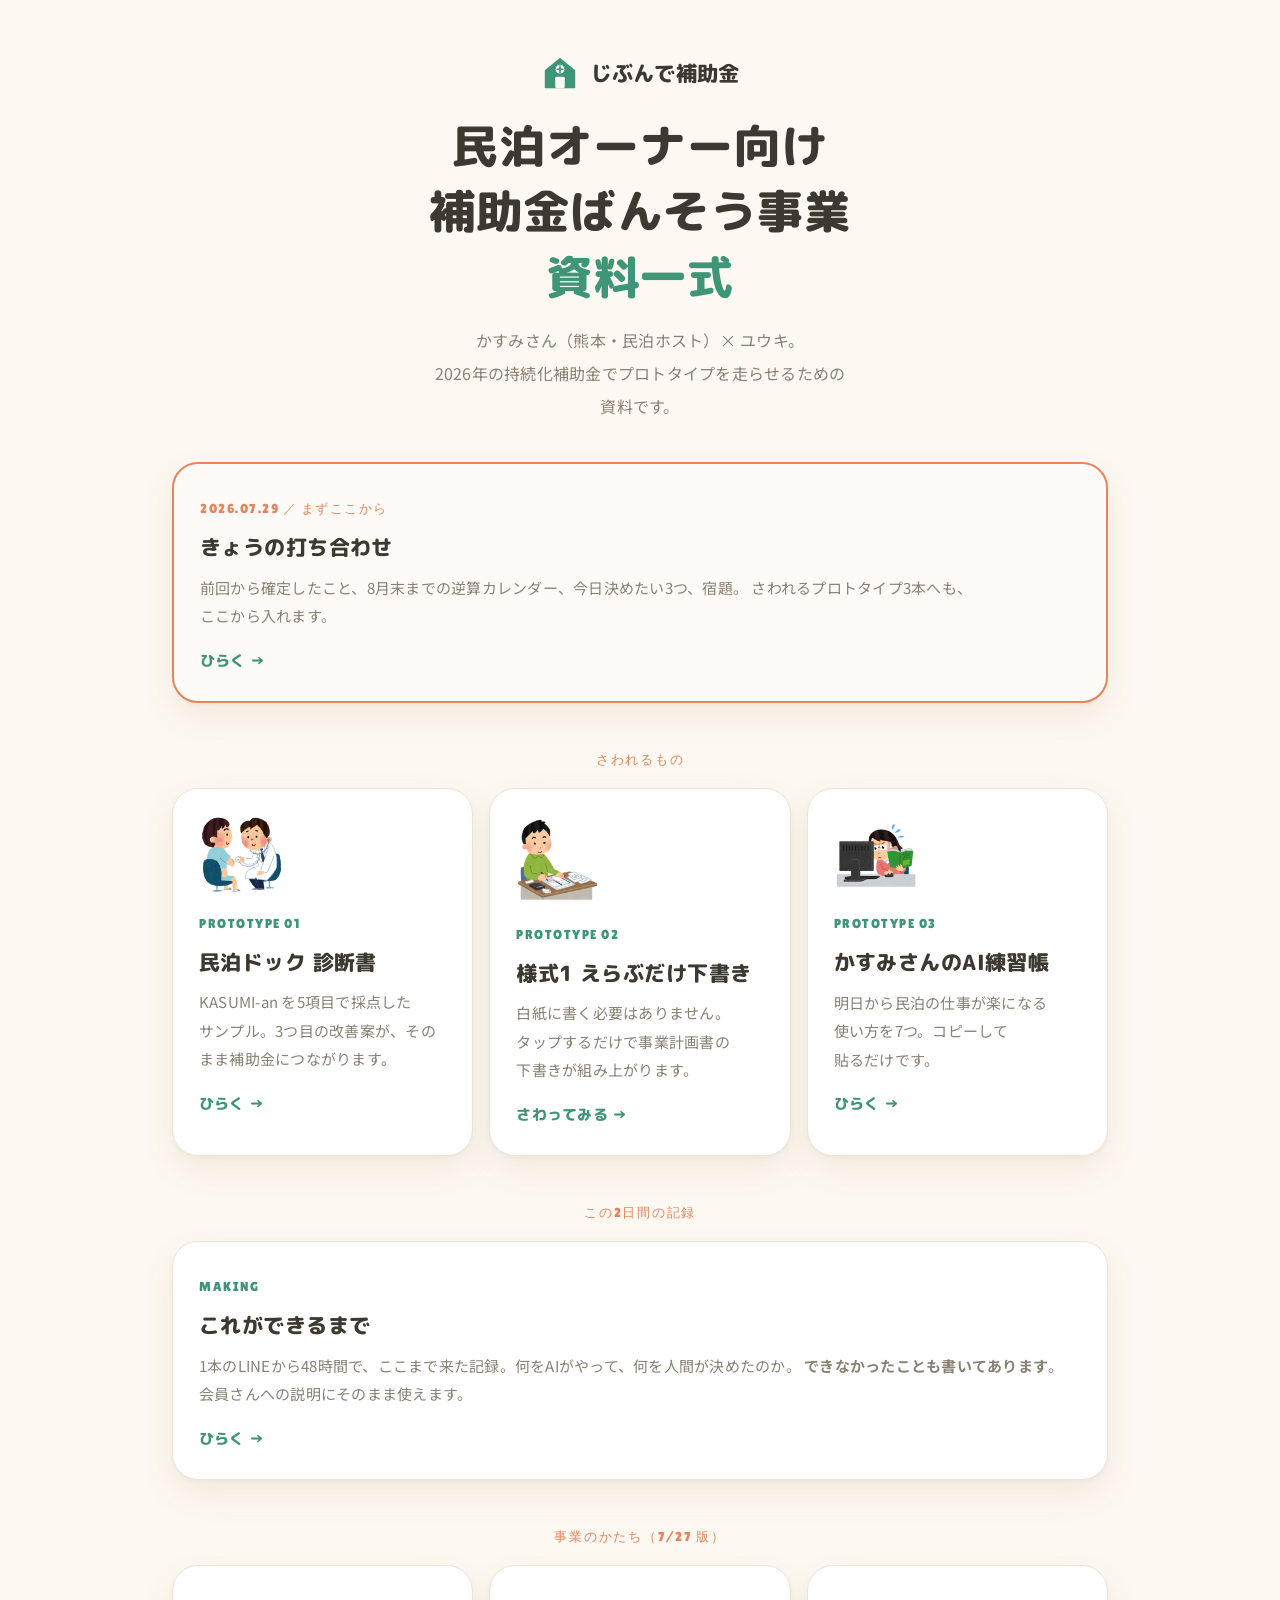
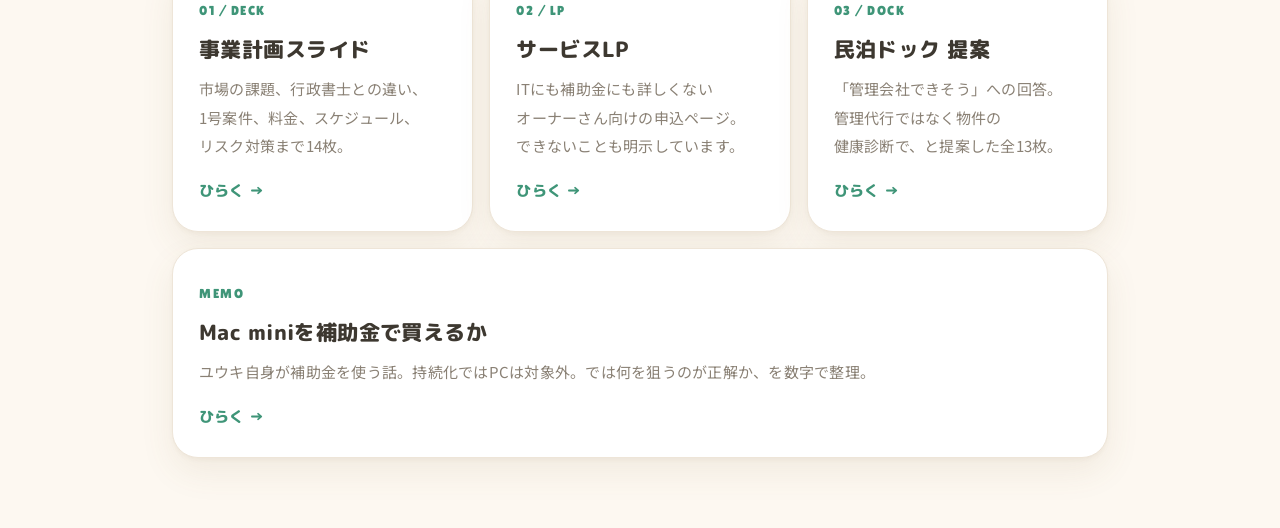
<file: index.html>
<!doctype html>
<html lang="ja">
<head>
<meta name="robots" content="noindex,nofollow">
<meta charset="utf-8">
<meta name="viewport" content="width=device-width,initial-scale=1">
<meta name="color-scheme" content="light">
<title>じぶんで補助金｜資料一式</title>
<link rel="preconnect" href="https://fonts.googleapis.com">
<link rel="preconnect" href="https://fonts.gstatic.com" crossorigin>
<link href="https://fonts.googleapis.com/css2?family=Lilita+One&family=M+PLUS+Rounded+1c:wght@400;800&family=Noto+Sans+JP:wght@400;500;700&display=swap" rel="stylesheet">
<link rel="stylesheet" href="style.css">
<link rel="stylesheet" href="soft.css">
<style>
body{padding:52px 0 70px}
.brand{display:flex;align-items:center;justify-content:center;gap:12px;
  font-family:"M PLUS Rounded 1c",sans-serif;font-weight:800;font-size:21px}
h1{font-size:clamp(26px,5vw,46px);line-height:1.42;margin:20px 0 14px;text-align:center}
.lead{color:var(--sub);max-width:54ch;margin:0 auto 40px;text-align:center;font-size:16px}
.gl{font-family:"Lilita One",sans-serif;color:var(--accent-2);font-size:12.5px;
  letter-spacing:.14em;text-align:center;margin:44px 0 16px}
.cards{display:grid;gap:16px;grid-template-columns:repeat(3,1fr)}
.cards.one{grid-template-columns:1fr}
.cards.two{grid-template-columns:1fr 1fr}
a.card{display:block;background:#fff;border:1px solid var(--line);border-radius:26px;padding:26px;
  text-decoration:none;box-shadow:var(--soft-shadow);
  transition:transform .16s var(--ease-out),border-color .16s ease}
a.card:hover{transform:translateY(-4px);border-color:var(--accent)}
a.card.hot{border:2px solid var(--accent-2);background:color-mix(in srgb,var(--accent-2) 4%,#fff)}
a.card .k{font-family:"Lilita One",sans-serif;color:var(--accent);font-size:12.5px;letter-spacing:.12em}
a.card.hot .k{color:var(--accent-2)}
a.card h2{font-size:21px;margin:8px 0 10px}
a.card p{font-size:15px;color:var(--sub);line-height:1.9}
a.card .go{margin-top:15px;font-size:14.5px;color:var(--accent);
  font-family:"M PLUS Rounded 1c",sans-serif;font-weight:800}
a.card img.ill{width:84px;margin-bottom:12px}
@media(max-width:860px){.cards,.cards.two{grid-template-columns:1fr}}
</style>
</head>
<body>
<div class="wrap">
  <div class="brand">
    <svg width="38" height="38" viewBox="0 0 40 40" aria-hidden="true">
      <path d="M20 4 4 17v19h32V17L20 4z" fill="#3F9578"/>
      <rect x="15" y="24" width="10" height="12" rx="1.5" fill="#FDF8F1"/>
      <circle cx="20" cy="16" r="4.6" fill="#FDF8F1"/>
      <path d="M20 12.6v6.8M17 16h6" stroke="#3F9578" stroke-width="1.7" stroke-linecap="round"/>
    </svg>
    じぶんで補助金
  </div>
  <h1>民泊オーナー向け<br>補助金ばんそう事業<br><span style="color:var(--accent)">資料一式</span></h1>
  <p class="lead">かすみさん（熊本・民泊ホスト）× ユウキ。<br>2026年の持続化補助金でプロトタイプを走らせるための資料です。</p>

  <div class="cards one">
    <a class="card hot" href="followup.html">
      <span class="k">2026.07.29 ／ まずここから</span>
      <h2>きょうの打ち合わせ</h2>
      <p>前回から確定したこと、8月末までの逆算カレンダー、今日決めたい3つ、宿題。
      さわれるプロトタイプ3本へも、ここから入れます。</p>
      <div class="go">ひらく →</div>
    </a>
  </div>

  <div class="gl">さわれるもの</div>
  <div class="cards">
    <a class="card" href="dock-report.html">
      <img class="ill" src="img/kenkoushindan_choushinki.png" alt="">
      <span class="k">PROTOTYPE 01</span>
      <h2>民泊ドック 診断書</h2>
      <p>KASUMI-an を5項目で採点したサンプル。3つ目の改善案が、そのまま補助金につながります。</p>
      <div class="go">ひらく →</div>
    </a>
    <a class="card" href="form1.html">
      <img class="ill" src="img/zei_shinkoku.png" alt="">
      <span class="k">PROTOTYPE 02</span>
      <h2>様式1 えらぶだけ下書き</h2>
      <p>白紙に書く必要はありません。タップするだけで事業計画書の下書きが組み上がります。</p>
      <div class="go">さわってみる →</div>
    </a>
    <a class="card" href="ai-start.html">
      <img class="ill" src="img/computer_manual_woman.png" alt="">
      <span class="k">PROTOTYPE 03</span>
      <h2>かすみさんのAI練習帳</h2>
      <p>明日から民泊の仕事が楽になる使い方を7つ。コピーして貼るだけです。</p>
      <div class="go">ひらく →</div>
    </a>
  </div>

  <div class="gl">この2日間の記録</div>
  <div class="cards one">
    <a class="card" href="making.html">
      <span class="k">MAKING</span>
      <h2>これができるまで</h2>
      <p>1本のLINEから48時間で、ここまで来た記録。何をAIがやって、何を人間が決めたのか。
      <b>できなかったことも書いてあります</b>。会員さんへの説明にそのまま使えます。</p>
      <div class="go">ひらく →</div>
    </a>
  </div>

  <div class="gl">事業のかたち（7/27 版）</div>
  <div class="cards">
    <a class="card" href="deck.html">
      <span class="k">01 / DECK</span>
      <h2>事業計画スライド</h2>
      <p>市場の課題、行政書士との違い、1号案件、料金、スケジュール、リスク対策まで14枚。</p>
      <div class="go">ひらく →</div>
    </a>
    <a class="card" href="lp.html">
      <span class="k">02 / LP</span>
      <h2>サービスLP</h2>
      <p>ITにも補助金にも詳しくないオーナーさん向けの申込ページ。できないことも明示しています。</p>
      <div class="go">ひらく →</div>
    </a>
    <a class="card" href="dock.html">
      <span class="k">03 / DOCK</span>
      <h2>民泊ドック 提案</h2>
      <p>「管理会社できそう」への回答。管理代行ではなく物件の健康診断で、と提案した全13枚。</p>
      <div class="go">ひらく →</div>
    </a>
  </div>

  <div class="cards one" style="margin-top:16px">
    <a class="card" href="macmini.html">
      <span class="k">MEMO</span>
      <h2>Mac miniを補助金で買えるか</h2>
      <p>ユウキ自身が補助金を使う話。持続化ではPCは対象外。では何を狙うのが正解か、を数字で整理。</p>
      <div class="go">ひらく →</div>
    </a>
  </div>
</div>
</body>
</html>
</file>
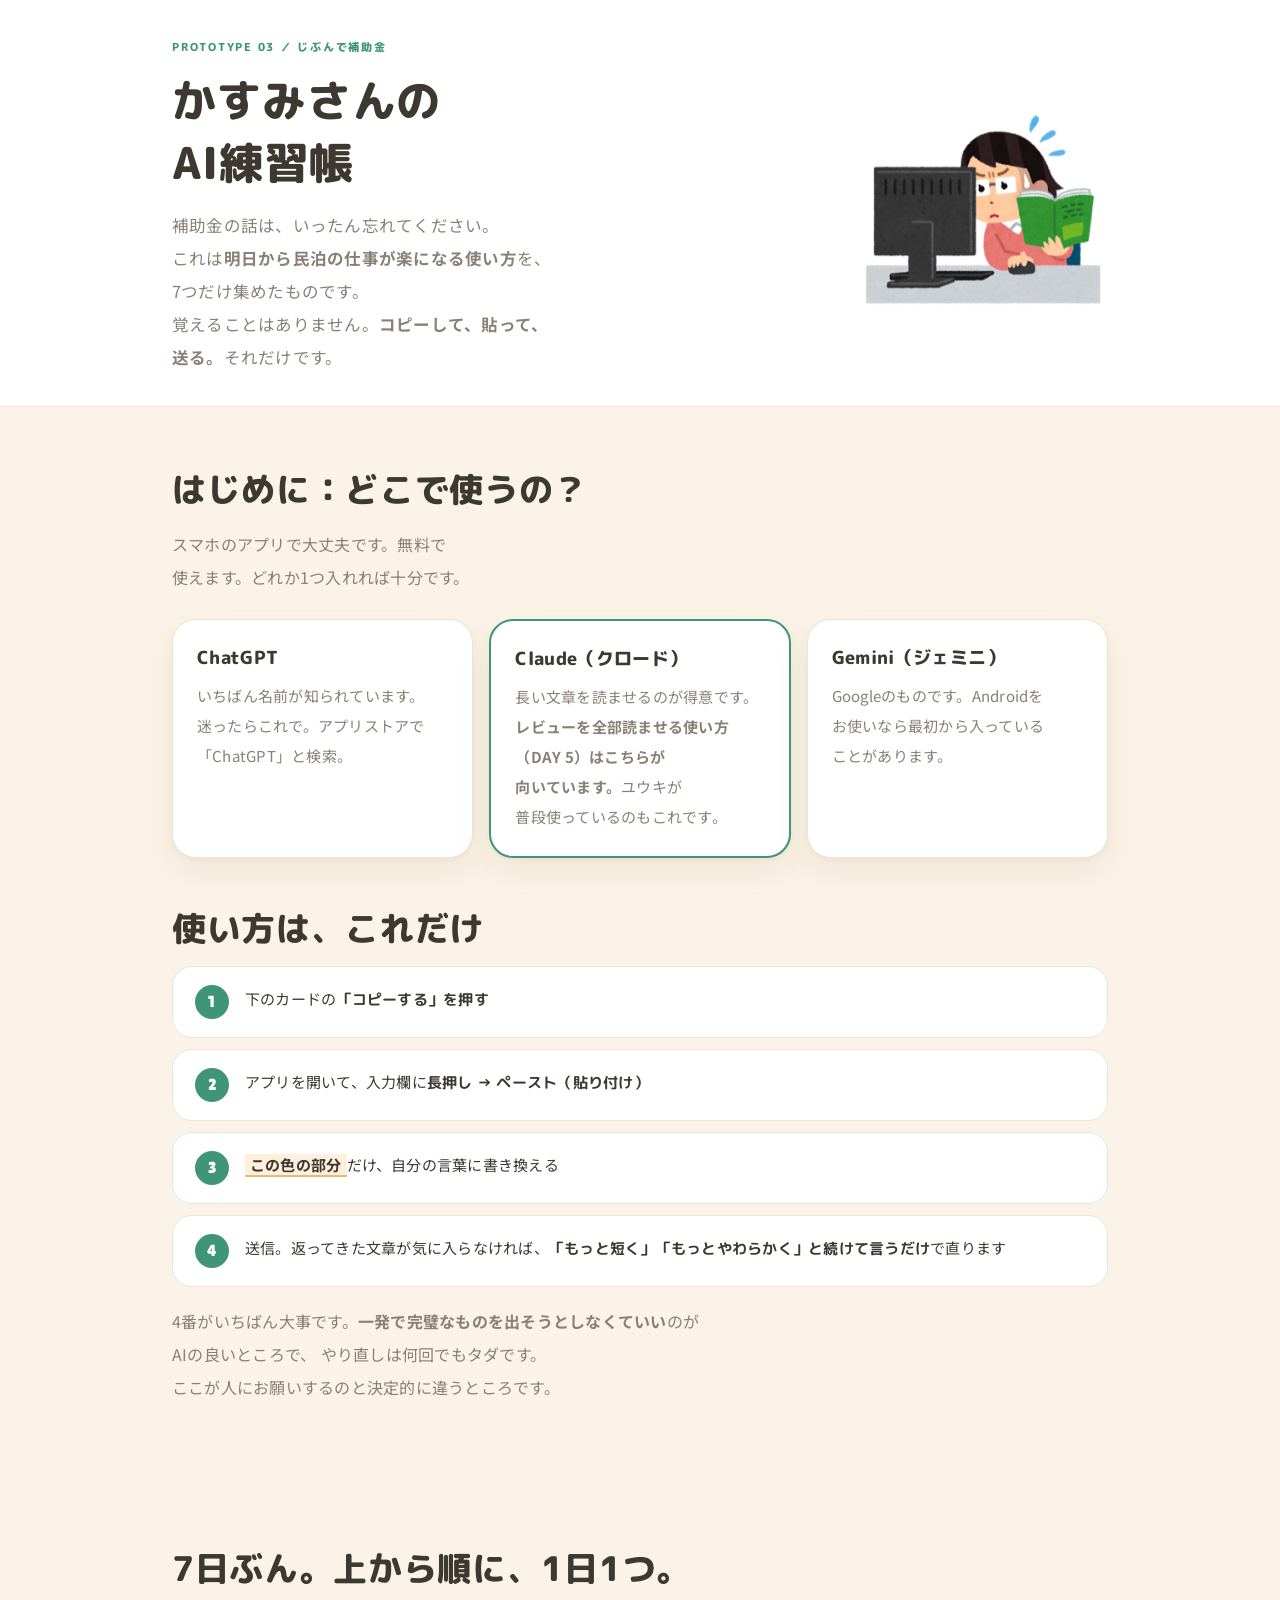
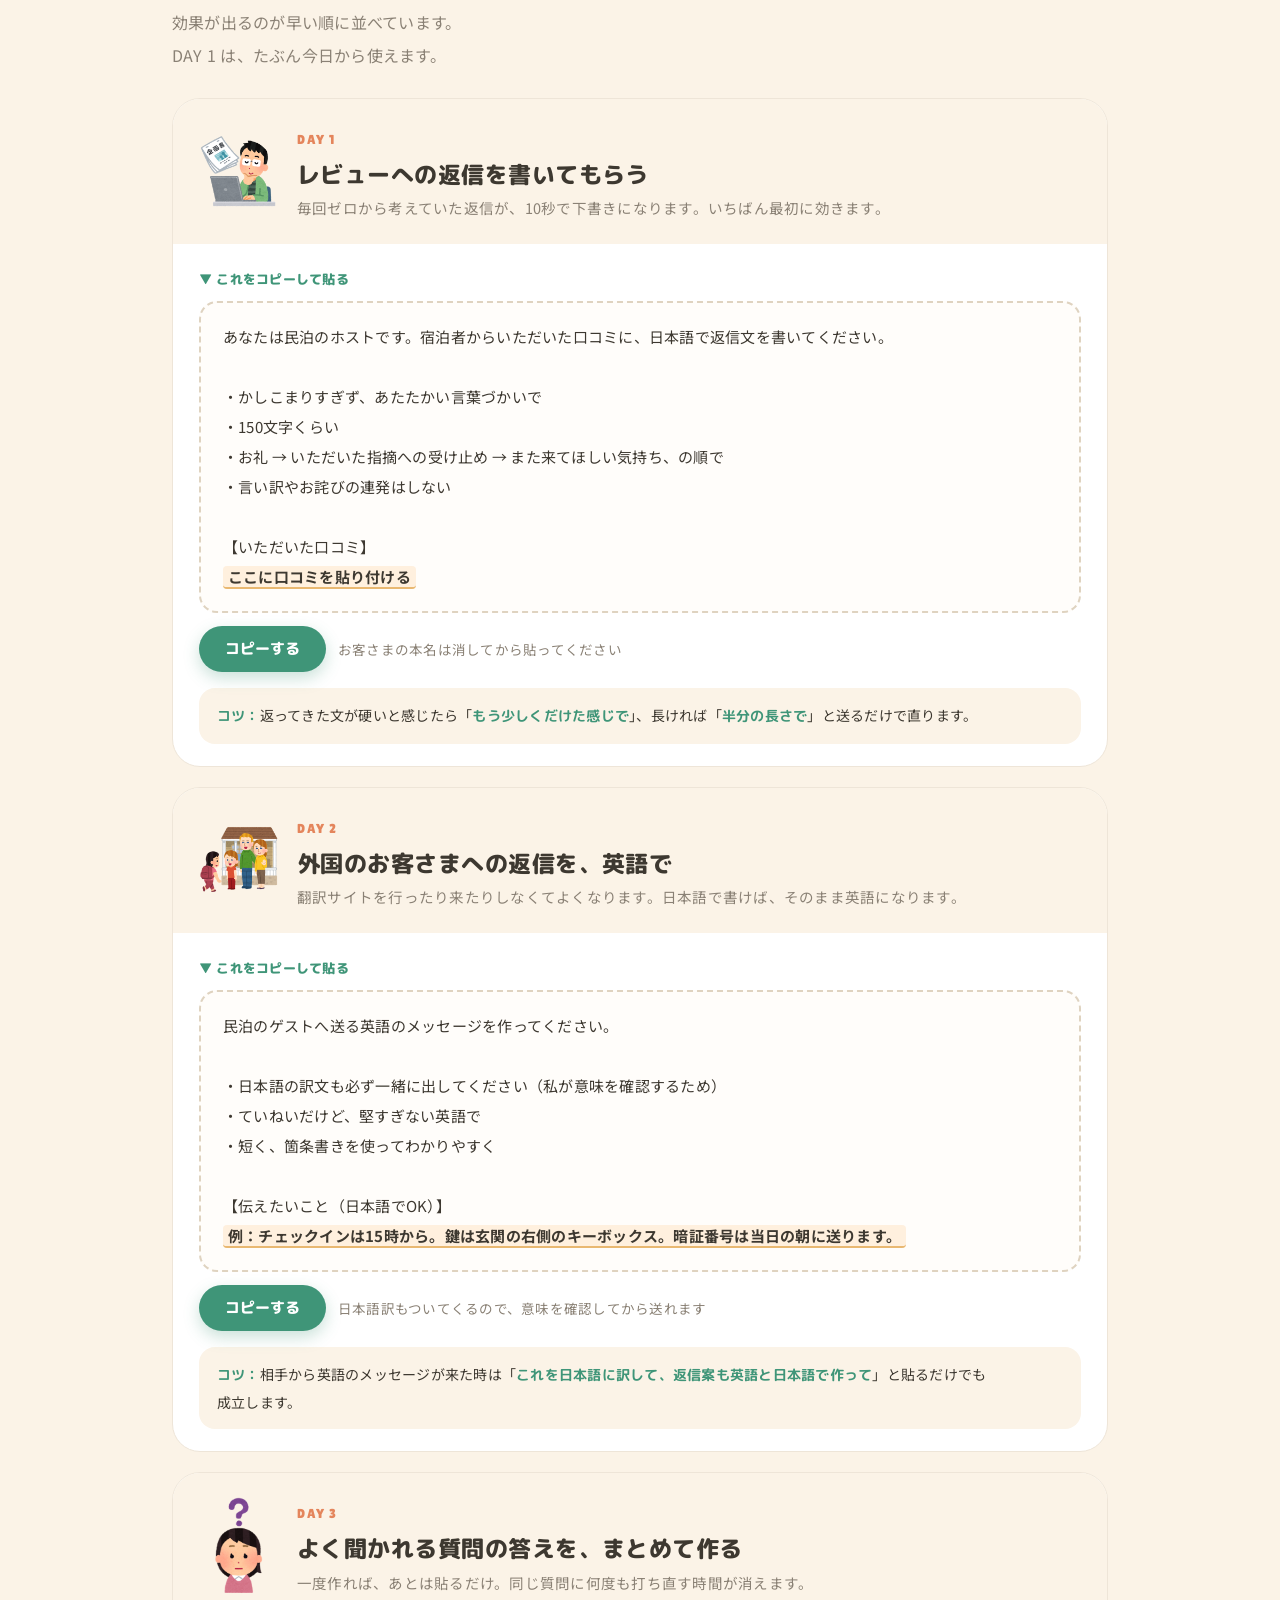
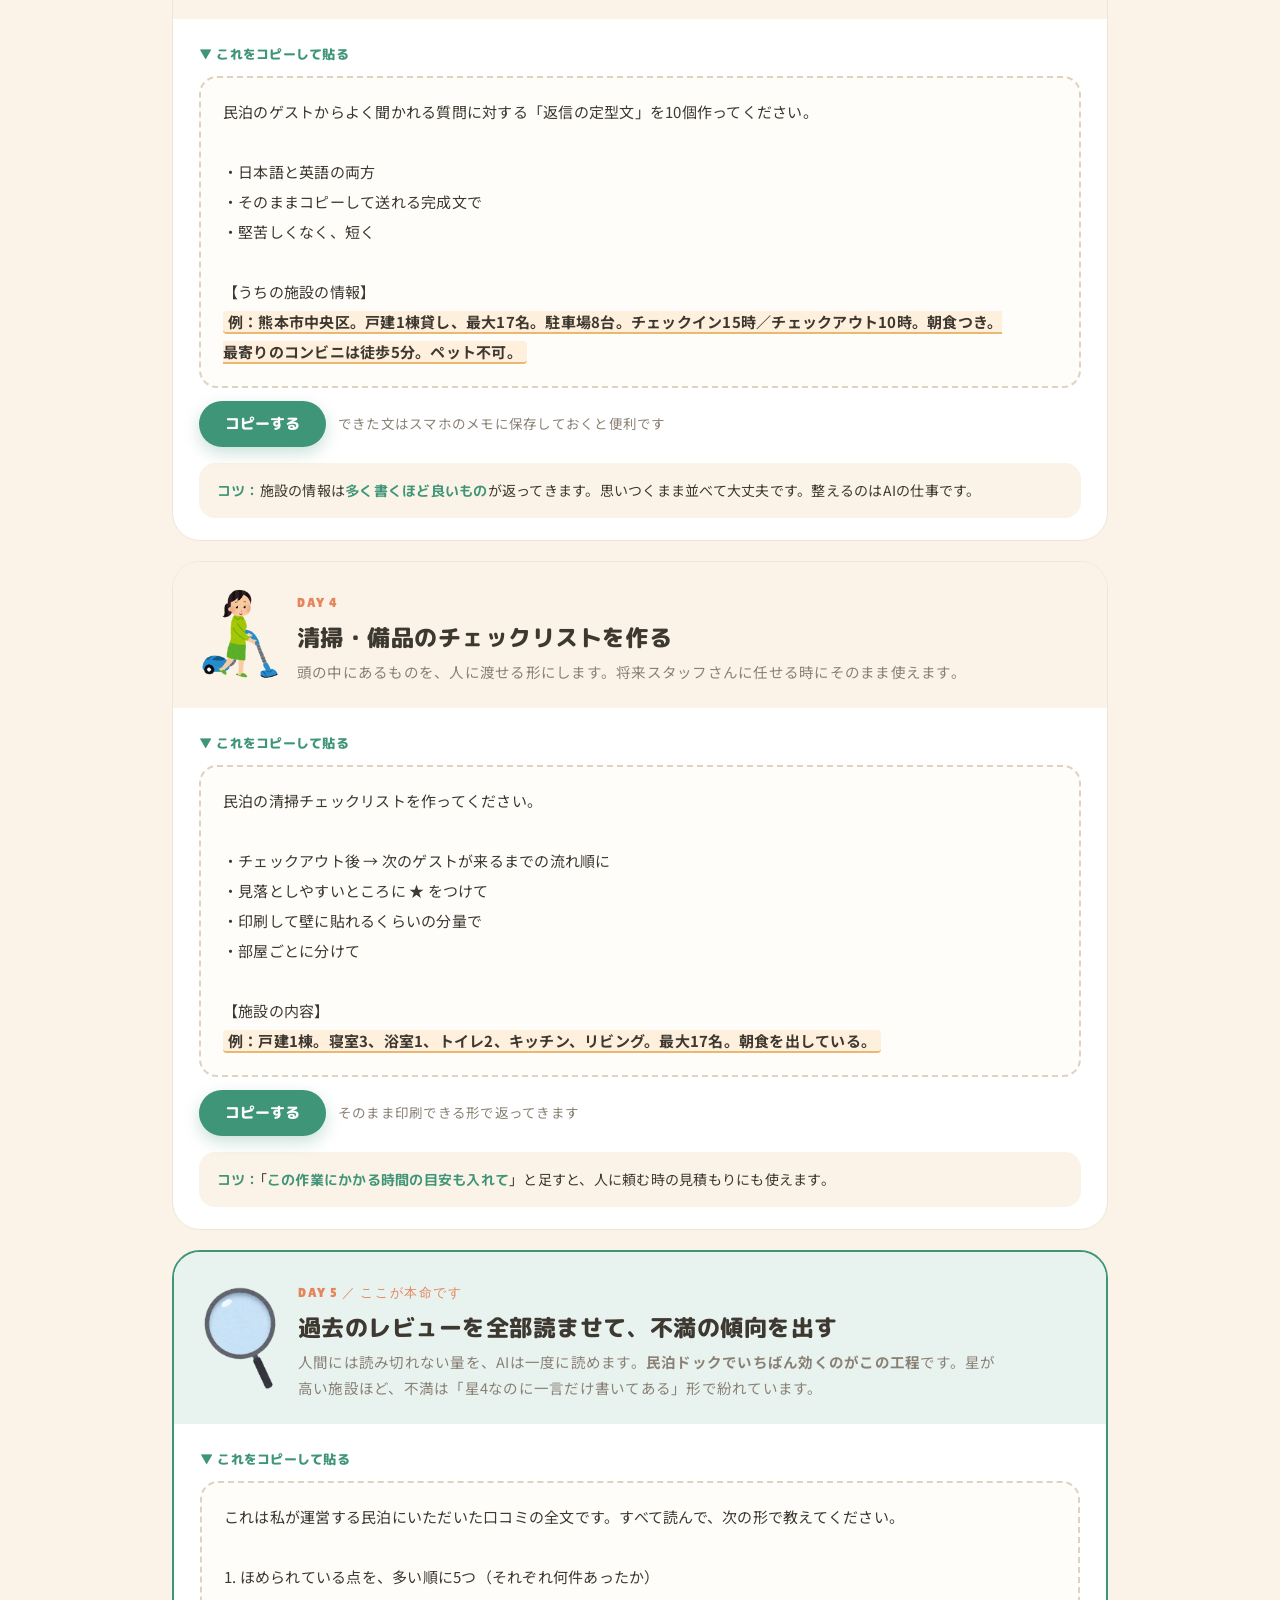
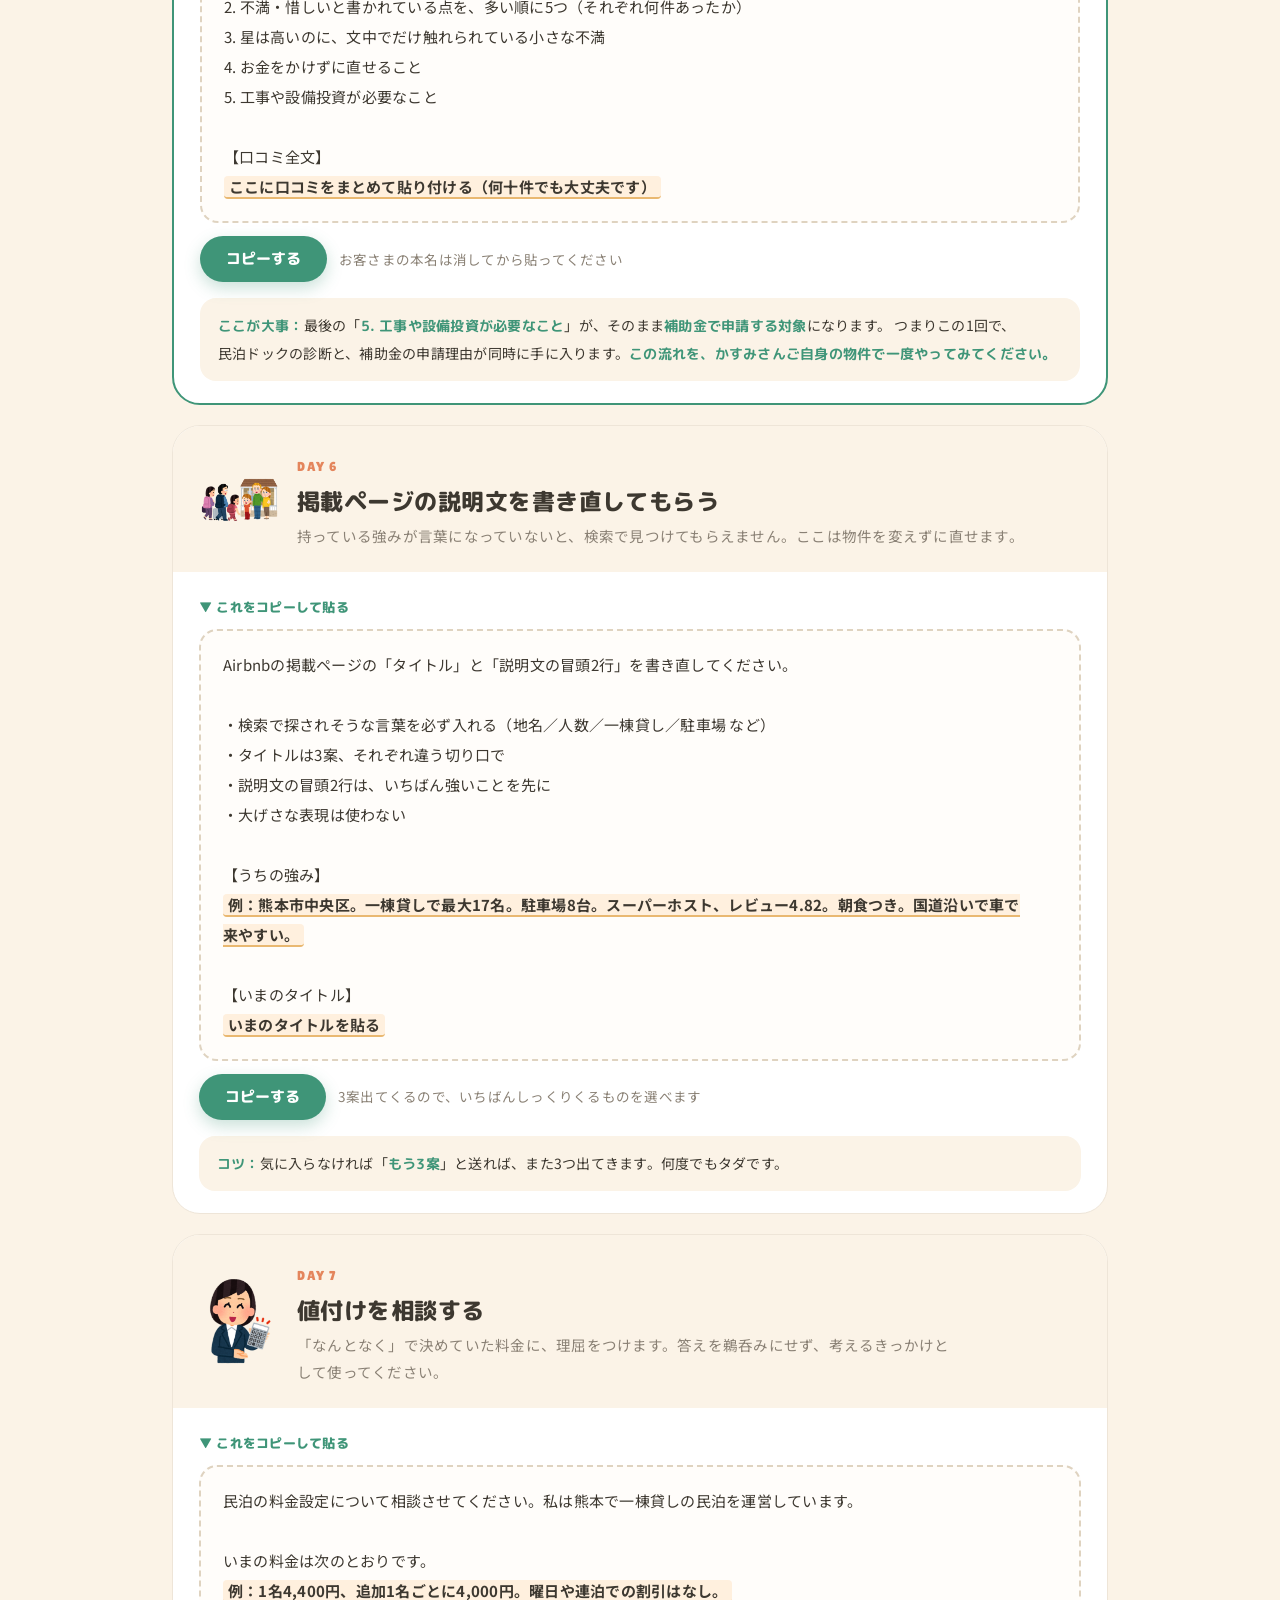
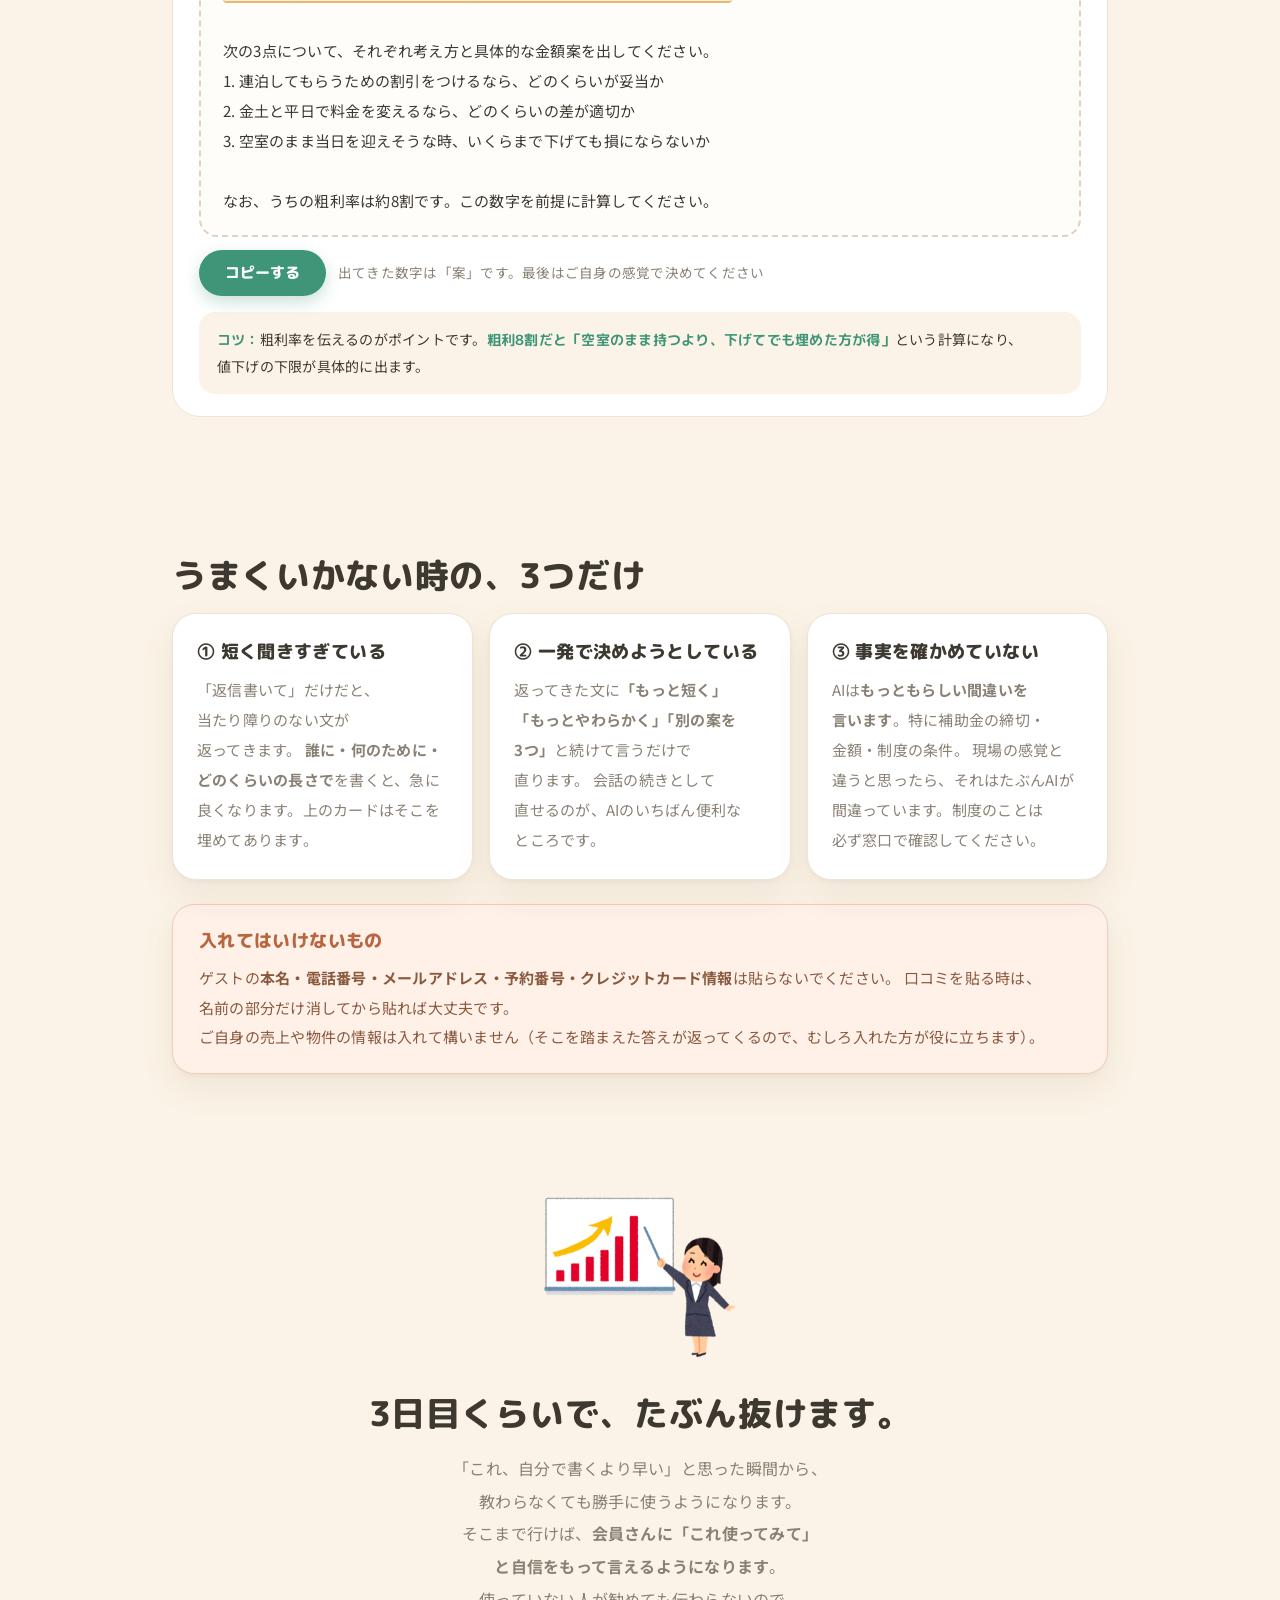
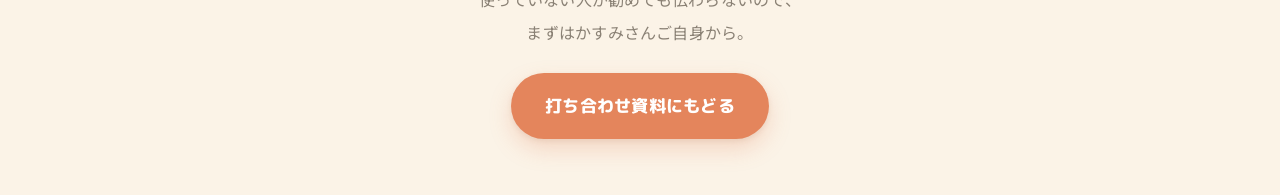
<file: ai-start.html>
<!doctype html>
<html lang="ja">
<head>
<meta name="robots" content="noindex,nofollow">
<meta charset="utf-8">
<meta name="viewport" content="width=device-width,initial-scale=1">
<meta name="color-scheme" content="light">
<title>かすみさんのAI練習帳｜じぶんで補助金</title>
<link rel="preconnect" href="https://fonts.googleapis.com">
<link rel="preconnect" href="https://fonts.gstatic.com" crossorigin>
<link href="https://fonts.googleapis.com/css2?family=Lilita+One&family=M+PLUS+Rounded+1c:wght@400;800&family=Noto+Sans+JP:wght@400;500;700&display=swap" rel="stylesheet">
<link rel="stylesheet" href="style.css">
<link rel="stylesheet" href="soft.css">
<style>
.top{background:#fff;border-bottom:1px solid var(--line);padding:36px 0 32px}
.top h1{font-size:clamp(25px,4.2vw,44px);line-height:1.4;margin:12px 0 16px}
.top p{color:var(--sub);font-size:16.5px;max-width:60ch}
.sec{padding:56px 0}
.sec.cream{background:var(--cream)}
h2.t{font-size:clamp(22px,3.4vw,34px);margin-bottom:12px}
.lead{color:var(--sub);font-size:16px;margin-bottom:26px;max-width:62ch}
.card{background:#fff;border:1px solid var(--line);border-radius:24px;padding:24px}
.card h3{font-size:17.5px;margin-bottom:9px}
.card p{font-size:15px;color:var(--sub)}
.grid3{display:grid;gap:16px;grid-template-columns:repeat(3,1fr)}
.grid2{display:grid;gap:18px;grid-template-columns:1fr 1fr}

/* ---- 練習カード ---- */
.day{background:#fff;border:1px solid var(--line);border-radius:28px;padding:0;
  margin-bottom:20px;overflow:hidden}
.day>.hd{display:flex;gap:18px;align-items:center;padding:22px 26px;background:var(--cream)}
.day>.hd img{width:clamp(56px,8vw,80px);flex:none}
.day .n{font-family:"Lilita One",sans-serif;color:var(--accent-2);font-size:13px;letter-spacing:.12em}
.day h3{font-size:clamp(18px,2.4vw,23px);margin:3px 0 4px;line-height:1.5}
.day .why{font-size:14.5px;color:var(--sub);line-height:1.85}
.day>.bd{padding:22px 26px}
.day .plabel{font-size:13px;font-family:"M PLUS Rounded 1c",sans-serif;font-weight:800;
  color:var(--accent);margin-bottom:9px;display:flex;align-items:center;gap:8px}
.pbox{position:relative;background:#FFFDFA;border:2px dashed #DFD3C0;border-radius:18px;
  padding:19px 22px;font-size:15px;line-height:2;white-space:pre-wrap;color:var(--ink)}
.pbox .blank{background:#FFF0DE;border-bottom:2px solid #E9B871;border-radius:4px;padding:0 5px;font-weight:700}
.cp{margin-top:13px;display:flex;gap:12px;align-items:center;flex-wrap:wrap}
.cp button{background:var(--accent);color:#fff;border:none;border-radius:999px;
  padding:12px 26px;font-family:"M PLUS Rounded 1c",sans-serif;font-weight:800;font-size:15px;
  cursor:pointer;box-shadow:0 6px 16px rgba(63,149,120,.28);transition:transform .12s var(--spring)}
.cp button:hover{transform:translateY(-2px)}
.cp button.done{background:var(--accent-2)}
.cp span{font-size:13.5px;color:var(--sub)}
.tip{margin-top:16px;background:var(--cream);border-radius:16px;padding:14px 18px;font-size:14px;line-height:1.9}
.tip b{color:var(--accent);font-family:"M PLUS Rounded 1c",sans-serif}

.step{display:flex;gap:16px;align-items:flex-start;background:#fff;border:1px solid var(--line);
  border-radius:20px;padding:18px 22px;margin-bottom:11px}
.step .b{font-family:"Lilita One",sans-serif;color:#fff;background:var(--accent);
  width:34px;height:34px;border-radius:50%;display:grid;place-items:center;flex:none;font-size:16px}
.step p{font-size:15px;line-height:1.9}
.step p b{font-family:"M PLUS Rounded 1c",sans-serif}
.warn{background:#FFF0E8;border:1px solid #F0CDB8;border-radius:22px;padding:22px 26px}
.warn h3{color:#B7663F;font-size:18px;margin-bottom:9px}
.warn p{color:#8A5A3E;font-size:15px;line-height:1.95}
@media(max-width:860px){.grid3,.grid2{grid-template-columns:1fr}.day>.hd{flex-direction:column;text-align:center}}
</style>
</head>
<body>

<div class="top">
  <div class="wrap">
    <div class="ill-row">
      <div>
        <div class="eyebrow">PROTOTYPE 03 ／ じぶんで補助金</div>
        <h1>かすみさんの<br>AI練習帳</h1>
        <p>補助金の話は、いったん忘れてください。<br>
        これは<b>明日から民泊の仕事が楽になる使い方</b>を、7つだけ集めたものです。<br>
        覚えることはありません。<b>コピーして、貼って、送る。</b>それだけです。</p>
      </div>
      <img class="ill ill-l" src="img/computer_manual_woman.png" alt="">
    </div>
  </div>
</div>

<div class="sec">
  <div class="wrap">
    <h2 class="t">はじめに：どこで使うの？</h2>
    <p class="lead">スマホのアプリで大丈夫です。無料で使えます。どれか1つ入れれば十分です。</p>
    <div class="grid3">
      <div class="card"><h3>ChatGPT</h3><p>いちばん名前が知られています。迷ったらこれで。アプリストアで「ChatGPT」と検索。</p></div>
      <div class="card" style="border-color:var(--accent);border-width:2px"><h3>Claude（クロード）</h3><p>長い文章を読ませるのが得意です。<b>レビューを全部読ませる使い方（DAY 5）はこちらが向いています。</b>ユウキが普段使っているのもこれです。</p></div>
      <div class="card"><h3>Gemini（ジェミニ）</h3><p>Googleのものです。Androidをお使いなら最初から入っていることがあります。</p></div>
    </div>

    <h2 class="t" style="margin-top:44px">使い方は、これだけ</h2>
    <div class="step"><div class="b">1</div><p>下のカードの<b>「コピーする」を押す</b></p></div>
    <div class="step"><div class="b">2</div><p>アプリを開いて、入力欄に<b>長押し → ペースト（貼り付け）</b></p></div>
    <div class="step"><div class="b">3</div><p><span style="background:#FFF0DE;border-bottom:2px solid #E9B871;padding:0 5px;font-weight:700">この色の部分</span>だけ、自分の言葉に書き換える</p></div>
    <div class="step"><div class="b">4</div><p>送信。返ってきた文章が気に入らなければ、<b>「もっと短く」「もっとやわらかく」と続けて言うだけ</b>で直ります</p></div>
    <p class="lead" style="margin-top:18px">4番がいちばん大事です。<b>一発で完璧なものを出そうとしなくていい</b>のがAIの良いところで、
    やり直しは何回でもタダです。ここが人にお願いするのと決定的に違うところです。</p>
  </div>
</div>

<div class="sec cream">
  <div class="wrap">
    <h2 class="t">7日ぶん。上から順に、1日1つ。</h2>
    <p class="lead">効果が出るのが早い順に並べています。DAY 1 は、たぶん今日から使えます。</p>

    <div class="day">
      <div class="hd"><img class="ill" src="img/tv_housou_sakka.png" alt="">
        <div><span class="n">DAY 1</span><h3>レビューへの返信を書いてもらう</h3>
        <p class="why">毎回ゼロから考えていた返信が、10秒で下書きになります。いちばん最初に効きます。</p></div></div>
      <div class="bd">
        <div class="plabel">▼ これをコピーして貼る</div>
        <div class="pbox" data-p>あなたは民泊のホストです。宿泊者からいただいた口コミに、日本語で返信文を書いてください。

・かしこまりすぎず、あたたかい言葉づかいで
・150文字くらい
・お礼 → いただいた指摘への受け止め → また来てほしい気持ち、の順で
・言い訳やお詫びの連発はしない

【いただいた口コミ】
<span class="blank">ここに口コミを貼り付ける</span></div>
        <div class="cp"><button>コピーする</button><span>お客さまの本名は消してから貼ってください</span></div>
        <div class="tip"><b>コツ：</b>返ってきた文が硬いと感じたら「<b>もう少しくだけた感じで</b>」、長ければ「<b>半分の長さで</b>」と送るだけで直ります。</div>
      </div>
    </div>

    <div class="day">
      <div class="hd"><img class="ill" src="img/homestay_foreign.png" alt="">
        <div><span class="n">DAY 2</span><h3>外国のお客さまへの返信を、英語で</h3>
        <p class="why">翻訳サイトを行ったり来たりしなくてよくなります。日本語で書けば、そのまま英語になります。</p></div></div>
      <div class="bd">
        <div class="plabel">▼ これをコピーして貼る</div>
        <div class="pbox" data-p>民泊のゲストへ送る英語のメッセージを作ってください。

・日本語の訳文も必ず一緒に出してください（私が意味を確認するため）
・ていねいだけど、堅すぎない英語で
・短く、箇条書きを使ってわかりやすく

【伝えたいこと（日本語でOK）】
<span class="blank">例：チェックインは15時から。鍵は玄関の右側のキーボックス。暗証番号は当日の朝に送ります。</span></div>
        <div class="cp"><button>コピーする</button><span>日本語訳もついてくるので、意味を確認してから送れます</span></div>
        <div class="tip"><b>コツ：</b>相手から英語のメッセージが来た時は「<b>これを日本語に訳して、返信案も英語と日本語で作って</b>」と貼るだけでも成立します。</div>
      </div>
    </div>

    <div class="day">
      <div class="hd"><img class="ill" src="img/question_head_girl.png" alt="">
        <div><span class="n">DAY 3</span><h3>よく聞かれる質問の答えを、まとめて作る</h3>
        <p class="why">一度作れば、あとは貼るだけ。同じ質問に何度も打ち直す時間が消えます。</p></div></div>
      <div class="bd">
        <div class="plabel">▼ これをコピーして貼る</div>
        <div class="pbox" data-p>民泊のゲストからよく聞かれる質問に対する「返信の定型文」を10個作ってください。

・日本語と英語の両方
・そのままコピーして送れる完成文で
・堅苦しくなく、短く

【うちの施設の情報】
<span class="blank">例：熊本市中央区。戸建1棟貸し、最大17名。駐車場8台。チェックイン15時／チェックアウト10時。朝食つき。最寄りのコンビニは徒歩5分。ペット不可。</span></div>
        <div class="cp"><button>コピーする</button><span>できた文はスマホのメモに保存しておくと便利です</span></div>
        <div class="tip"><b>コツ：</b>施設の情報は<b>多く書くほど良いもの</b>が返ってきます。思いつくまま並べて大丈夫です。整えるのはAIの仕事です。</div>
      </div>
    </div>

    <div class="day">
      <div class="hd"><img class="ill" src="img/soujiki_woman.png" alt="">
        <div><span class="n">DAY 4</span><h3>清掃・備品のチェックリストを作る</h3>
        <p class="why">頭の中にあるものを、人に渡せる形にします。将来スタッフさんに任せる時にそのまま使えます。</p></div></div>
      <div class="bd">
        <div class="plabel">▼ これをコピーして貼る</div>
        <div class="pbox" data-p>民泊の清掃チェックリストを作ってください。

・チェックアウト後 → 次のゲストが来るまでの流れ順に
・見落としやすいところに ★ をつけて
・印刷して壁に貼れるくらいの分量で
・部屋ごとに分けて

【施設の内容】
<span class="blank">例：戸建1棟。寝室3、浴室1、トイレ2、キッチン、リビング。最大17名。朝食を出している。</span></div>
        <div class="cp"><button>コピーする</button><span>そのまま印刷できる形で返ってきます</span></div>
        <div class="tip"><b>コツ：</b>「<b>この作業にかかる時間の目安も入れて</b>」と足すと、人に頼む時の見積もりにも使えます。</div>
      </div>
    </div>

    <div class="day" style="border-color:var(--accent);border-width:2px">
      <div class="hd" style="background:color-mix(in srgb,var(--accent) 12%,#fff)">
        <img class="ill" src="img/magnifier_mushimegane_blank.png" alt="">
        <div><span class="n">DAY 5 ／ ここが本命です</span><h3>過去のレビューを全部読ませて、不満の傾向を出す</h3>
        <p class="why">人間には読み切れない量を、AIは一度に読めます。<b>民泊ドックでいちばん効くのがこの工程</b>です。星が高い施設ほど、不満は「星4なのに一言だけ書いてある」形で紛れています。</p></div></div>
      <div class="bd">
        <div class="plabel">▼ これをコピーして貼る</div>
        <div class="pbox" data-p>これは私が運営する民泊にいただいた口コミの全文です。すべて読んで、次の形で教えてください。

1. ほめられている点を、多い順に5つ（それぞれ何件あったか）
2. 不満・惜しいと書かれている点を、多い順に5つ（それぞれ何件あったか）
3. 星は高いのに、文中でだけ触れられている小さな不満
4. お金をかけずに直せること
5. 工事や設備投資が必要なこと

【口コミ全文】
<span class="blank">ここに口コミをまとめて貼り付ける（何十件でも大丈夫です）</span></div>
        <div class="cp"><button>コピーする</button><span>お客さまの本名は消してから貼ってください</span></div>
        <div class="tip"><b>ここが大事：</b>最後の「<b>5. 工事や設備投資が必要なこと</b>」が、そのまま<b>補助金で申請する対象</b>になります。
        つまりこの1回で、民泊ドックの診断と、補助金の申請理由が同時に手に入ります。<b>この流れを、かすみさんご自身の物件で一度やってみてください。</b></div>
      </div>
    </div>

    <div class="day">
      <div class="hd"><img class="ill" src="img/homestay_BandB_minpaku_seiyou.png" alt="">
        <div><span class="n">DAY 6</span><h3>掲載ページの説明文を書き直してもらう</h3>
        <p class="why">持っている強みが言葉になっていないと、検索で見つけてもらえません。ここは物件を変えずに直せます。</p></div></div>
      <div class="bd">
        <div class="plabel">▼ これをコピーして貼る</div>
        <div class="pbox" data-p>Airbnbの掲載ページの「タイトル」と「説明文の冒頭2行」を書き直してください。

・検索で探されそうな言葉を必ず入れる（地名／人数／一棟貸し／駐車場 など）
・タイトルは3案、それぞれ違う切り口で
・説明文の冒頭2行は、いちばん強いことを先に
・大げさな表現は使わない

【うちの強み】
<span class="blank">例：熊本市中央区。一棟貸しで最大17名。駐車場8台。スーパーホスト、レビュー4.82。朝食つき。国道沿いで車で来やすい。</span>

【いまのタイトル】
<span class="blank">いまのタイトルを貼る</span></div>
        <div class="cp"><button>コピーする</button><span>3案出てくるので、いちばんしっくりくるものを選べます</span></div>
        <div class="tip"><b>コツ：</b>気に入らなければ「<b>もう3案</b>」と送れば、また3つ出てきます。何度でもタダです。</div>
      </div>
    </div>

    <div class="day">
      <div class="hd"><img class="ill" src="img/dentaku_businesswoman.png" alt="">
        <div><span class="n">DAY 7</span><h3>値付けを相談する</h3>
        <p class="why">「なんとなく」で決めていた料金に、理屈をつけます。答えを鵜呑みにせず、考えるきっかけとして使ってください。</p></div></div>
      <div class="bd">
        <div class="plabel">▼ これをコピーして貼る</div>
        <div class="pbox" data-p>民泊の料金設定について相談させてください。私は熊本で一棟貸しの民泊を運営しています。

いまの料金は次のとおりです。
<span class="blank">例：1名4,400円、追加1名ごとに4,000円。曜日や連泊での割引はなし。</span>

次の3点について、それぞれ考え方と具体的な金額案を出してください。
1. 連泊してもらうための割引をつけるなら、どのくらいが妥当か
2. 金土と平日で料金を変えるなら、どのくらいの差が適切か
3. 空室のまま当日を迎えそうな時、いくらまで下げても損にならないか

なお、うちの粗利率は約8割です。この数字を前提に計算してください。</div>
        <div class="cp"><button>コピーする</button><span>出てきた数字は「案」です。最後はご自身の感覚で決めてください</span></div>
        <div class="tip"><b>コツ：</b>粗利率を伝えるのがポイントです。<b>粗利8割だと「空室のまま持つより、下げてでも埋めた方が得」</b>という計算になり、値下げの下限が具体的に出ます。</div>
      </div>
    </div>
  </div>
</div>

<div class="sec">
  <div class="wrap">
    <h2 class="t">うまくいかない時の、3つだけ</h2>
    <div class="grid3">
      <div class="card"><h3>① 短く聞きすぎている</h3><p>「返信書いて」だけだと、当たり障りのない文が返ってきます。
      <b>誰に・何のために・どのくらいの長さで</b>を書くと、急に良くなります。上のカードはそこを埋めてあります。</p></div>
      <div class="card"><h3>② 一発で決めようとしている</h3><p>返ってきた文に<b>「もっと短く」「もっとやわらかく」「別の案を3つ」</b>と続けて言うだけで直ります。
      会話の続きとして直せるのが、AIのいちばん便利なところです。</p></div>
      <div class="card"><h3>③ 事実を確かめていない</h3><p>AIは<b>もっともらしい間違いを言います</b>。特に補助金の締切・金額・制度の条件。
      現場の感覚と違うと思ったら、それはたぶんAIが間違っています。制度のことは必ず窓口で確認してください。</p></div>
    </div>

    <div class="warn" style="margin-top:24px">
      <h3>入れてはいけないもの</h3>
      <p>ゲストの<b>本名・電話番号・メールアドレス・予約番号・クレジットカード情報</b>は貼らないでください。
      口コミを貼る時は、名前の部分だけ消してから貼れば大丈夫です。<br>
      ご自身の売上や物件の情報は入れて構いません（そこを踏まえた答えが返ってくるので、むしろ入れた方が役に立ちます）。</p>
    </div>
  </div>
</div>

<div class="sec cream" style="text-align:center">
  <div class="wrap">
    <img class="ill ill-m ill-c" src="img/whiteboard_up_woman2.png" alt="" style="margin-bottom:18px">
    <h2 class="t">3日目くらいで、たぶん抜けます。</h2>
    <p class="lead" style="margin:0 auto 24px;max-width:48ch">
      「これ、自分で書くより早い」と思った瞬間から、教わらなくても勝手に使うようになります。
      そこまで行けば、<b>会員さんに「これ使ってみて」と自信をもって言えるようになります</b>。<br>
      使っていない人が勧めても伝わらないので、まずはかすみさんご自身から。</p>
    <a class="btn" href="followup.html">打ち合わせ資料にもどる</a>
  </div>
</div>

<script>
document.querySelectorAll('.day .cp button').forEach(btn => {
  btn.addEventListener('click', () => {
    const box = btn.closest('.bd').querySelector('[data-p]');
    navigator.clipboard.writeText(box.innerText).then(() => {
      btn.textContent = 'コピーしました！';
      btn.classList.add('done');
      setTimeout(() => { btn.textContent = 'コピーする'; btn.classList.remove('done'); }, 2000);
    });
  });
});

if (location.search.includes('test=1')) {
  const boxes = document.querySelectorAll('[data-p]');
  const btns  = document.querySelectorAll('.day .cp button');
  console.assert(boxes.length === 7, 'プロンプトは7つのはず: ' + boxes.length);
  console.assert(btns.length === 7, 'ボタンは7つのはず: ' + btns.length);
  boxes.forEach((b, i) => console.assert(b.innerText.length > 60, (i+1) + '番のプロンプトが短すぎる'));
  console.log('self-check done');
}
</script>
</body>
</html>
</file>
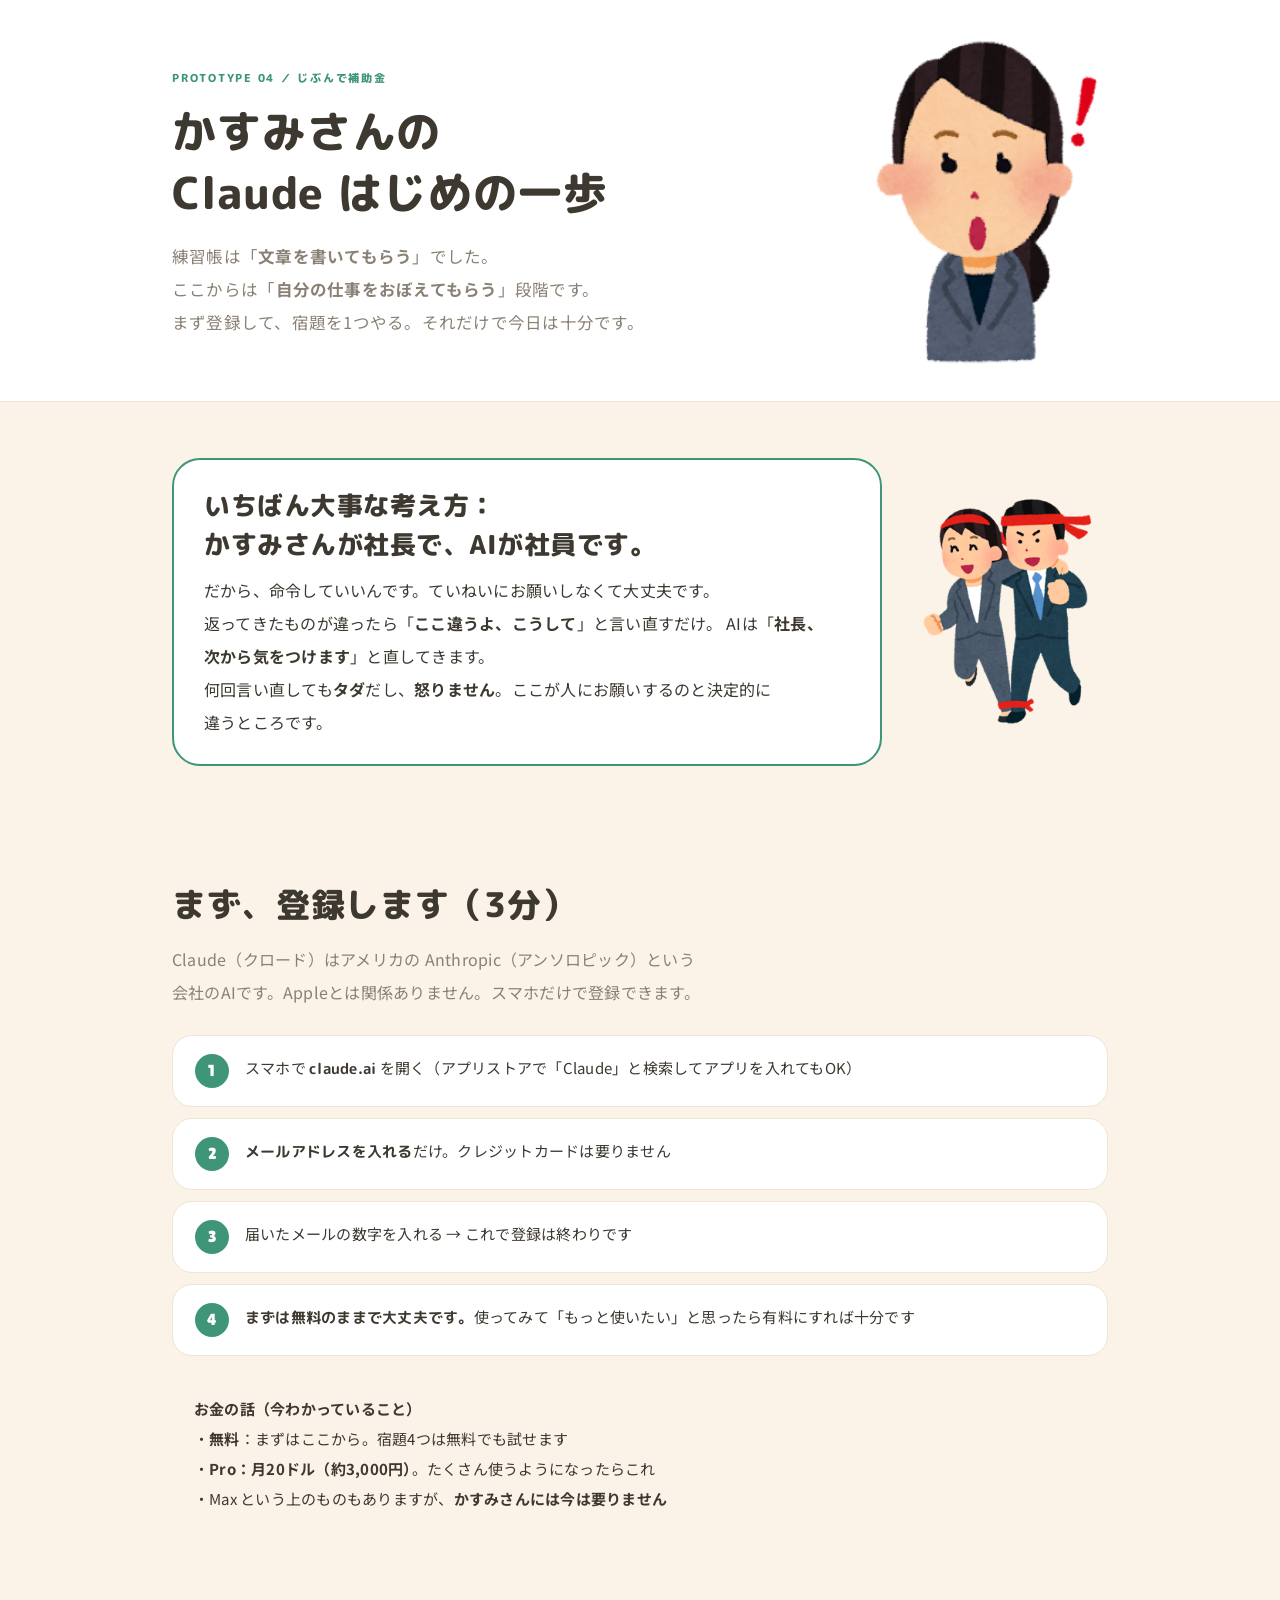
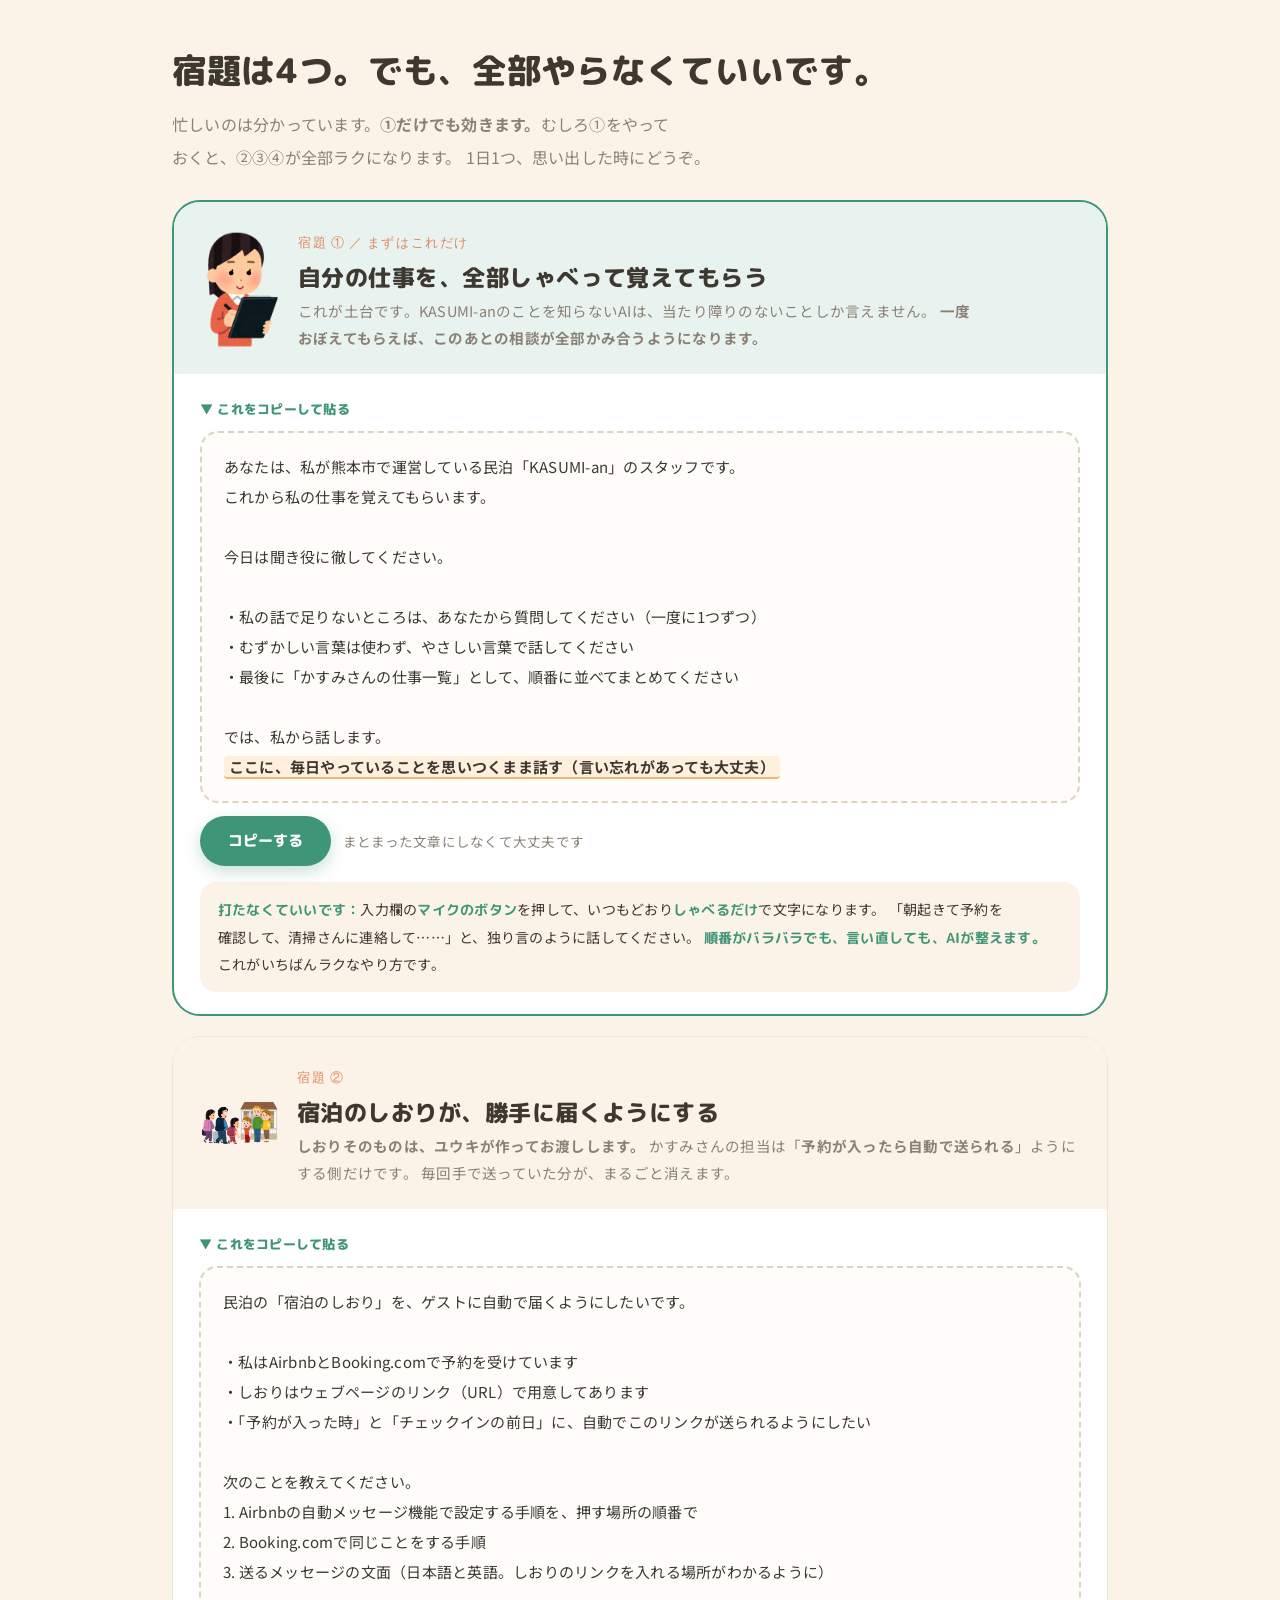
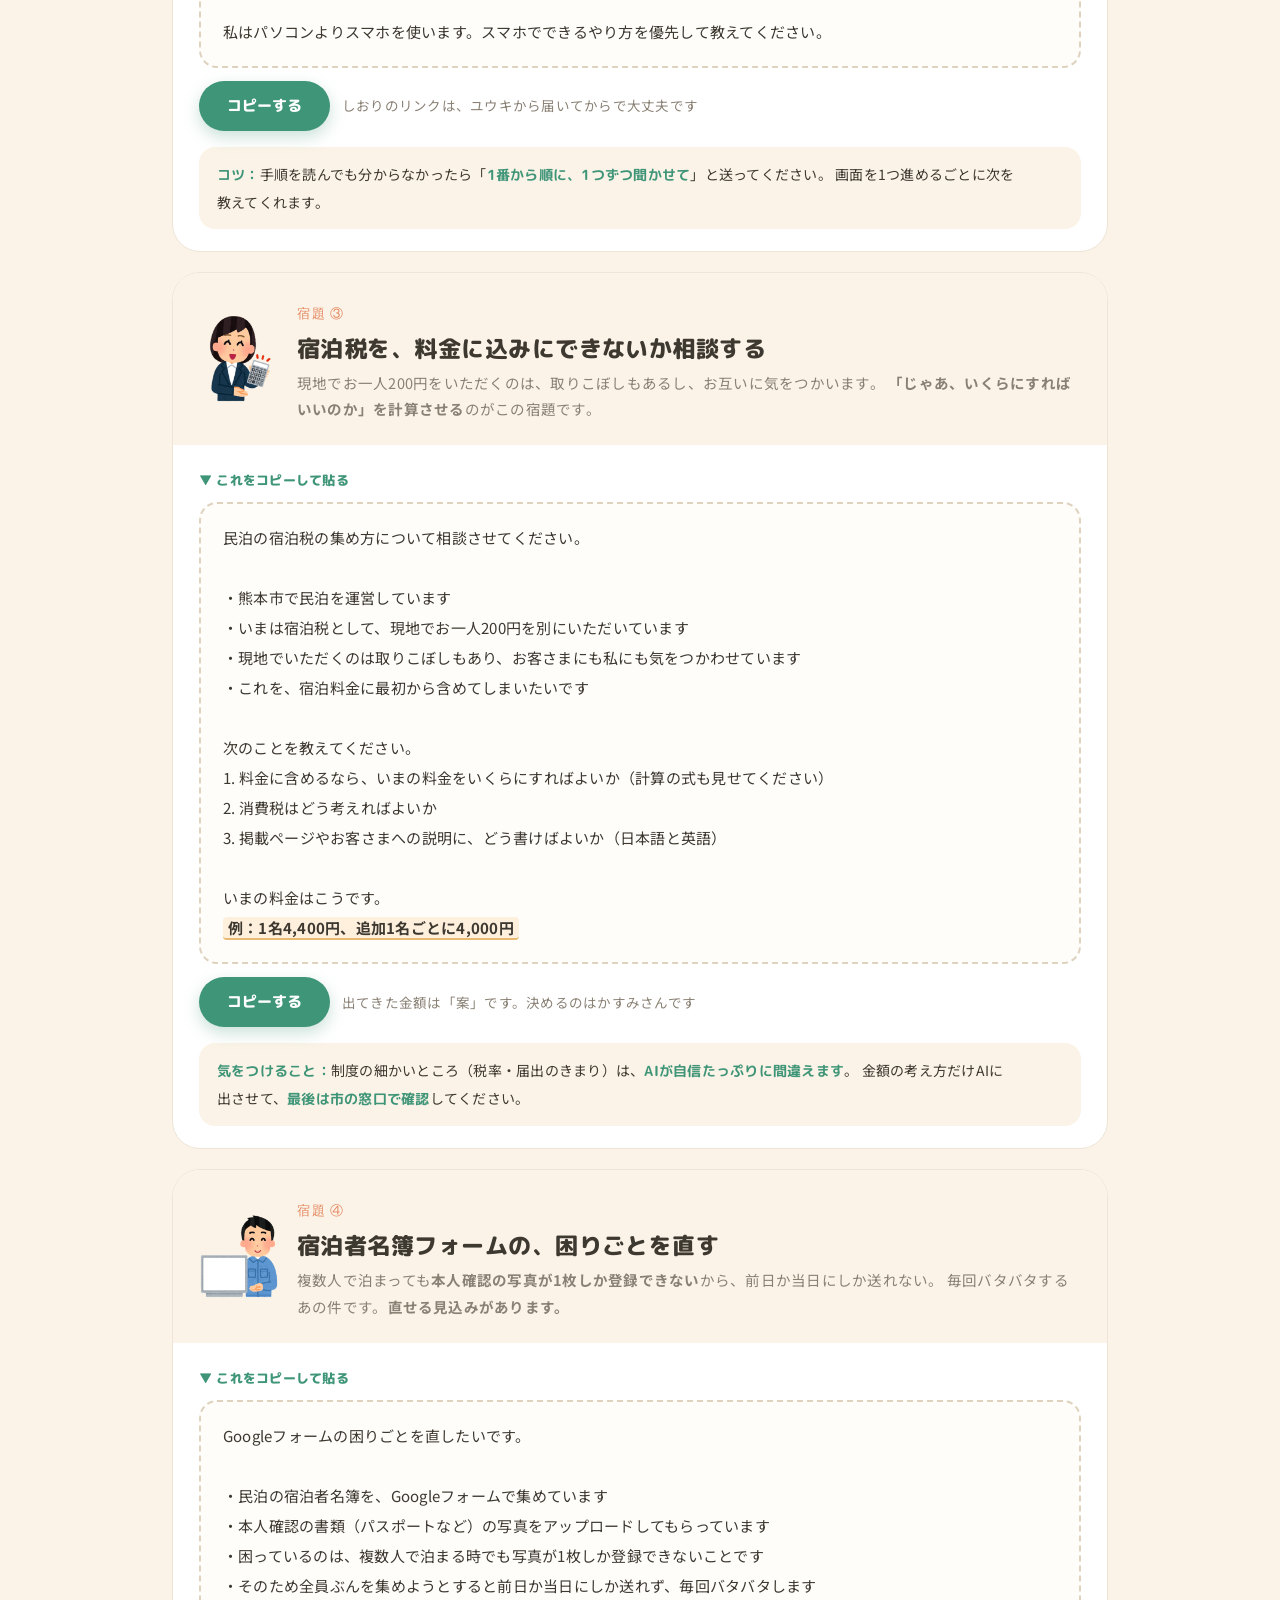
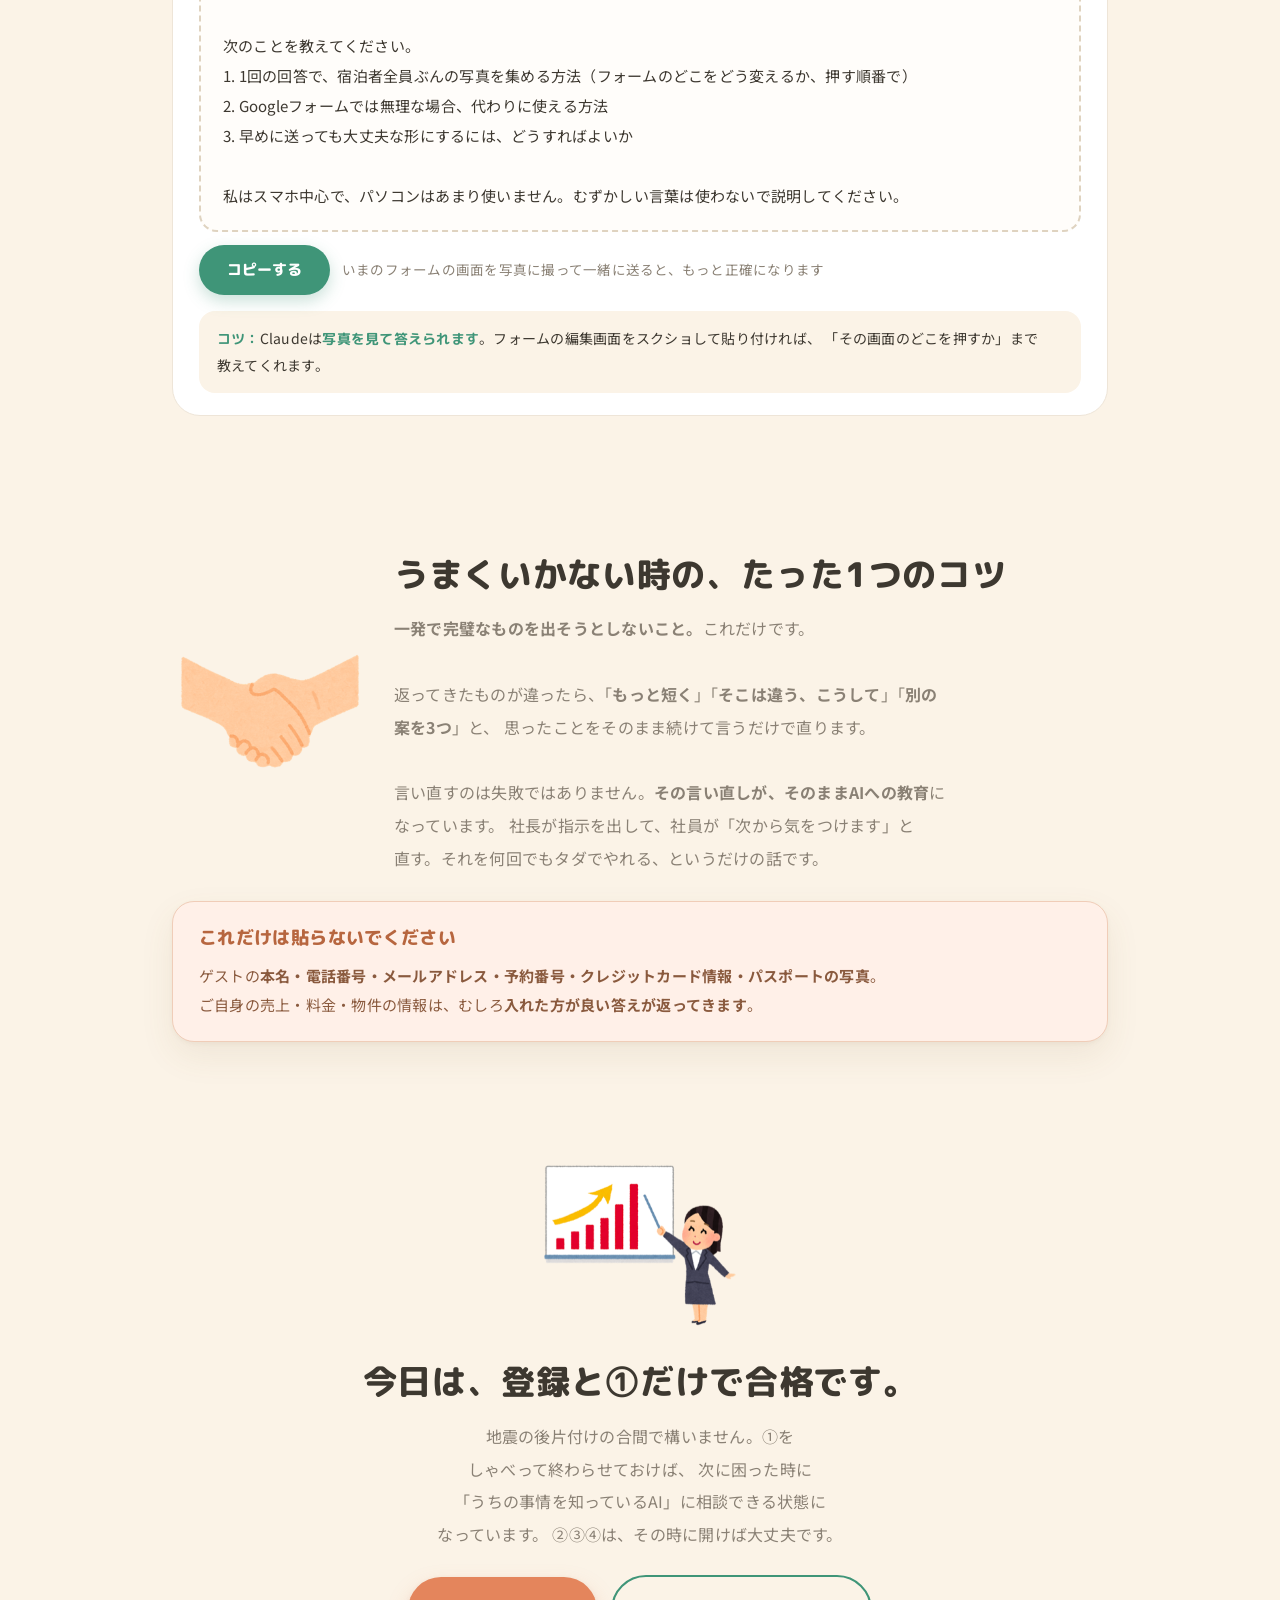
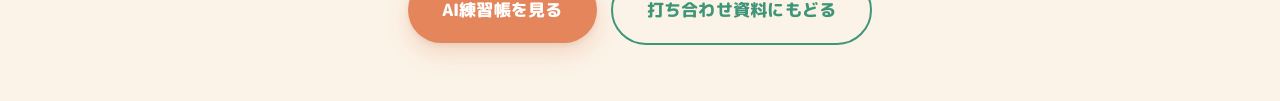
<file: claude-start.html>
<!doctype html>
<html lang="ja">
<head>
<meta name="robots" content="noindex,nofollow">
<meta charset="utf-8">
<meta name="viewport" content="width=device-width,initial-scale=1">
<meta name="color-scheme" content="light">
<title>かすみさんのClaude はじめの一歩｜じぶんで補助金</title>
<link rel="preconnect" href="https://fonts.googleapis.com">
<link rel="preconnect" href="https://fonts.gstatic.com" crossorigin>
<link href="https://fonts.googleapis.com/css2?family=Lilita+One&family=M+PLUS+Rounded+1c:wght@400;800&family=Noto+Sans+JP:wght@400;500;700&display=swap" rel="stylesheet">
<link rel="stylesheet" href="style.css">
<link rel="stylesheet" href="soft.css">
<style>
.top{background:#fff;border-bottom:1px solid var(--line);padding:36px 0 32px}
.top h1{font-size:clamp(25px,4.2vw,44px);line-height:1.4;margin:12px 0 16px}
.top p{color:var(--sub);font-size:16.5px;max-width:60ch}
.sec{padding:56px 0}
.sec.cream{background:var(--cream)}
h2.t{font-size:clamp(22px,3.4vw,34px);margin-bottom:12px}
.lead{color:var(--sub);font-size:16px;margin-bottom:26px;max-width:62ch}
.card{background:#fff;border:1px solid var(--line);border-radius:24px;padding:24px}
.card h3{font-size:17.5px;margin-bottom:9px}
.card p{font-size:15px;color:var(--sub)}
.grid3{display:grid;gap:16px;grid-template-columns:repeat(3,1fr)}
.grid2{display:grid;gap:18px;grid-template-columns:1fr 1fr}

/* ---- 宿題カード（AI練習帳と同じ形） ---- */
.day{background:#fff;border:1px solid var(--line);border-radius:28px;padding:0;
  margin-bottom:20px;overflow:hidden}
.day>.hd{display:flex;gap:18px;align-items:center;padding:22px 26px;background:var(--cream)}
.day>.hd img{width:clamp(56px,8vw,80px);flex:none}
.day .n{font-family:"Lilita One",sans-serif;color:var(--accent-2);font-size:13px;letter-spacing:.12em}
.day h3{font-size:clamp(18px,2.4vw,23px);margin:3px 0 4px;line-height:1.5}
.day .why{font-size:14.5px;color:var(--sub);line-height:1.85}
.day>.bd{padding:22px 26px}
.day .plabel{font-size:13px;font-family:"M PLUS Rounded 1c",sans-serif;font-weight:800;
  color:var(--accent);margin-bottom:9px;display:flex;align-items:center;gap:8px}
.pbox{position:relative;background:#FFFDFA;border:2px dashed #DFD3C0;border-radius:18px;
  padding:19px 22px;font-size:15px;line-height:2;white-space:pre-wrap;color:var(--ink)}
.pbox .blank{background:#FFF0DE;border-bottom:2px solid #E9B871;border-radius:4px;padding:0 5px;font-weight:700}
.cp{margin-top:13px;display:flex;gap:12px;align-items:center;flex-wrap:wrap}
.cp button{background:var(--accent);color:#fff;border:none;border-radius:999px;
  padding:14px 28px;min-height:48px;font-family:"M PLUS Rounded 1c",sans-serif;font-weight:800;font-size:15px;
  cursor:pointer;box-shadow:0 6px 16px rgba(63,149,120,.28);transition:transform .12s var(--spring)}
.cp button:hover{transform:translateY(-2px)}
.cp button.done{background:var(--accent-2)}
.cp span{font-size:13.5px;color:var(--sub)}
.tip{margin-top:16px;background:var(--cream);border-radius:16px;padding:14px 18px;font-size:14px;line-height:1.9}
.tip b{color:var(--accent);font-family:"M PLUS Rounded 1c",sans-serif}

.step{display:flex;gap:16px;align-items:flex-start;background:#fff;border:1px solid var(--line);
  border-radius:20px;padding:18px 22px;margin-bottom:11px}
.step .b{font-family:"Lilita One",sans-serif;color:#fff;background:var(--accent);
  width:34px;height:34px;border-radius:50%;display:grid;place-items:center;flex:none;font-size:16px}
.step p{font-size:15px;line-height:1.9}
.step p b{font-family:"M PLUS Rounded 1c",sans-serif}
.warn{background:#FFF0E8;border:1px solid #F0CDB8;border-radius:22px;padding:22px 26px}
.warn h3{color:#B7663F;font-size:18px;margin-bottom:9px}
.warn p{color:#8A5A3E;font-size:15px;line-height:1.95}
.big-idea{background:#fff;border:2px solid var(--accent);border-radius:28px;padding:26px 30px}
.big-idea h3{font-size:clamp(19px,2.6vw,26px);margin-bottom:10px;line-height:1.5}
.big-idea p{font-size:16px;line-height:2.05}
.easy{background:var(--cream);border-radius:20px;padding:18px 22px;margin-top:20px;font-size:15px;line-height:2}
</style>
</head>
<body>

<div class="top">
  <div class="wrap">
    <div class="ill-row">
      <div>
        <div class="eyebrow">PROTOTYPE 04 ／ じぶんで補助金</div>
        <h1>かすみさんの<br>Claude はじめの一歩</h1>
        <p>練習帳は「<b>文章を書いてもらう</b>」でした。<br>
        ここからは「<b>自分の仕事をおぼえてもらう</b>」段階です。<br>
        まず登録して、宿題を1つやる。それだけで今日は十分です。</p>
      </div>
      <img class="ill ill-l" src="img/businesswoman2_idea.png" alt="">
    </div>
  </div>
</div>

<div class="sec">
  <div class="wrap">
    <div class="ill-row" style="gap:30px">
      <img class="ill ill-m" src="img/nininsankyaku_business.png" alt="" style="order:2">
      <div class="big-idea">
        <h3>いちばん大事な考え方：<br>かすみさんが社長で、AIが社員です。</h3>
        <p>だから、命令していいんです。ていねいにお願いしなくて大丈夫です。<br>
        返ってきたものが違ったら「<b>ここ違うよ、こうして</b>」と言い直すだけ。
        AIは「<b>社長、次から気をつけます</b>」と直してきます。<br>
        何回言い直しても<b>タダ</b>だし、<b>怒りません</b>。ここが人にお願いするのと決定的に違うところです。</p>
      </div>
    </div>
  </div>
</div>

<div class="sec cream">
  <div class="wrap">
    <h2 class="t">まず、登録します（3分）</h2>
    <p class="lead">Claude（クロード）はアメリカの Anthropic（アンソロピック）という会社のAIです。Appleとは関係ありません。スマホだけで登録できます。</p>

    <div class="step"><div class="b">1</div><p>スマホで <b>claude.ai</b> を開く（アプリストアで「Claude」と検索してアプリを入れてもOK）</p></div>
    <div class="step"><div class="b">2</div><p><b>メールアドレスを入れる</b>だけ。クレジットカードは要りません</p></div>
    <div class="step"><div class="b">3</div><p>届いたメールの数字を入れる → これで登録は終わりです</p></div>
    <div class="step"><div class="b">4</div><p><b>まずは無料のままで大丈夫です。</b>使ってみて「もっと使いたい」と思ったら有料にすれば十分です</p></div>

    <div class="easy">
      <b>お金の話（今わかっていること）</b><br>
      ・<b>無料</b>：まずはここから。宿題4つは無料でも試せます<br>
      ・<b>Pro：月20ドル（約3,000円）</b>。たくさん使うようになったらこれ<br>
      ・Max という上のものもありますが、<b>かすみさんには今は要りません</b>
    </div>
  </div>
</div>

<div class="sec">
  <div class="wrap">
    <h2 class="t">宿題は4つ。でも、全部やらなくていいです。</h2>
    <p class="lead">忙しいのは分かっています。<b>①だけでも効きます。</b>むしろ①をやっておくと、②③④が全部ラクになります。
    1日1つ、思い出した時にどうぞ。</p>

    <div class="day" style="border-color:var(--accent);border-width:2px">
      <div class="hd" style="background:color-mix(in srgb,var(--accent) 12%,#fff)">
        <img class="ill" src="img/clipborad_woman.png" alt="">
        <div><span class="n">宿題 ① ／ まずはこれだけ</span><h3>自分の仕事を、全部しゃべって覚えてもらう</h3>
        <p class="why">これが土台です。KASUMI-anのことを知らないAIは、当たり障りのないことしか言えません。
        <b>一度おぼえてもらえば、このあとの相談が全部かみ合うようになります。</b></p></div></div>
      <div class="bd">
        <div class="plabel">▼ これをコピーして貼る</div>
        <div class="pbox" data-p>あなたは、私が熊本市で運営している民泊「KASUMI-an」のスタッフです。
これから私の仕事を覚えてもらいます。

今日は聞き役に徹してください。

・私の話で足りないところは、あなたから質問してください（一度に1つずつ）
・むずかしい言葉は使わず、やさしい言葉で話してください
・最後に「かすみさんの仕事一覧」として、順番に並べてまとめてください

では、私から話します。
<span class="blank">ここに、毎日やっていることを思いつくまま話す（言い忘れがあっても大丈夫）</span></div>
        <div class="cp"><button>コピーする</button><span>まとまった文章にしなくて大丈夫です</span></div>
        <div class="tip"><b>打たなくていいです：</b>入力欄の<b>マイクのボタン</b>を押して、いつもどおり<b>しゃべるだけ</b>で文字になります。
        「朝起きて予約を確認して、清掃さんに連絡して……」と、独り言のように話してください。
        <b>順番がバラバラでも、言い直しても、AIが整えます。</b>これがいちばんラクなやり方です。</div>
      </div>
    </div>

    <div class="day">
      <div class="hd"><img class="ill" src="img/homestay_BandB_minpaku_seiyou.png" alt="">
        <div><span class="n">宿題 ②</span><h3>宿泊のしおりが、勝手に届くようにする</h3>
        <p class="why"><b>しおりそのものは、ユウキが作ってお渡しします。</b>
        かすみさんの担当は「<b>予約が入ったら自動で送られる</b>」ようにする側だけです。
        毎回手で送っていた分が、まるごと消えます。</p></div></div>
      <div class="bd">
        <div class="plabel">▼ これをコピーして貼る</div>
        <div class="pbox" data-p>民泊の「宿泊のしおり」を、ゲストに自動で届くようにしたいです。

・私はAirbnbとBooking.comで予約を受けています
・しおりはウェブページのリンク（URL）で用意してあります
・「予約が入った時」と「チェックインの前日」に、自動でこのリンクが送られるようにしたい

次のことを教えてください。
1. Airbnbの自動メッセージ機能で設定する手順を、押す場所の順番で
2. Booking.comで同じことをする手順
3. 送るメッセージの文面（日本語と英語。しおりのリンクを入れる場所がわかるように）

私はパソコンよりスマホを使います。スマホでできるやり方を優先して教えてください。</div>
        <div class="cp"><button>コピーする</button><span>しおりのリンクは、ユウキから届いてからで大丈夫です</span></div>
        <div class="tip"><b>コツ：</b>手順を読んでも分からなかったら「<b>1番から順に、1つずつ聞かせて</b>」と送ってください。
        画面を1つ進めるごとに次を教えてくれます。</div>
      </div>
    </div>

    <div class="day">
      <div class="hd"><img class="ill" src="img/dentaku_businesswoman.png" alt="">
        <div><span class="n">宿題 ③</span><h3>宿泊税を、料金に込みにできないか相談する</h3>
        <p class="why">現地でお一人200円をいただくのは、取りこぼしもあるし、お互いに気をつかいます。
        <b>「じゃあ、いくらにすればいいのか」を計算させる</b>のがこの宿題です。</p></div></div>
      <div class="bd">
        <div class="plabel">▼ これをコピーして貼る</div>
        <div class="pbox" data-p>民泊の宿泊税の集め方について相談させてください。

・熊本市で民泊を運営しています
・いまは宿泊税として、現地でお一人200円を別にいただいています
・現地でいただくのは取りこぼしもあり、お客さまにも私にも気をつかわせています
・これを、宿泊料金に最初から含めてしまいたいです

次のことを教えてください。
1. 料金に含めるなら、いまの料金をいくらにすればよいか（計算の式も見せてください）
2. 消費税はどう考えればよいか
3. 掲載ページやお客さまへの説明に、どう書けばよいか（日本語と英語）

いまの料金はこうです。
<span class="blank">例：1名4,400円、追加1名ごとに4,000円</span></div>
        <div class="cp"><button>コピーする</button><span>出てきた金額は「案」です。決めるのはかすみさんです</span></div>
        <div class="tip"><b>気をつけること：</b>制度の細かいところ（税率・届出のきまり）は、<b>AIが自信たっぷりに間違えます</b>。
        金額の考え方だけAIに出させて、<b>最後は市の窓口で確認</b>してください。</div>
      </div>
    </div>

    <div class="day">
      <div class="hd"><img class="ill" src="img/monitor_blank_sagyouin_man.png" alt="">
        <div><span class="n">宿題 ④</span><h3>宿泊者名簿フォームの、困りごとを直す</h3>
        <p class="why">複数人で泊まっても<b>本人確認の写真が1枚しか登録できない</b>から、前日か当日にしか送れない。
        毎回バタバタするあの件です。<b>直せる見込みがあります。</b></p></div></div>
      <div class="bd">
        <div class="plabel">▼ これをコピーして貼る</div>
        <div class="pbox" data-p>Googleフォームの困りごとを直したいです。

・民泊の宿泊者名簿を、Googleフォームで集めています
・本人確認の書類（パスポートなど）の写真をアップロードしてもらっています
・困っているのは、複数人で泊まる時でも写真が1枚しか登録できないことです
・そのため全員ぶんを集めようとすると前日か当日にしか送れず、毎回バタバタします

次のことを教えてください。
1. 1回の回答で、宿泊者全員ぶんの写真を集める方法（フォームのどこをどう変えるか、押す順番で）
2. Googleフォームでは無理な場合、代わりに使える方法
3. 早めに送っても大丈夫な形にするには、どうすればよいか

私はスマホ中心で、パソコンはあまり使いません。むずかしい言葉は使わないで説明してください。</div>
        <div class="cp"><button>コピーする</button><span>いまのフォームの画面を写真に撮って一緒に送ると、もっと正確になります</span></div>
        <div class="tip"><b>コツ：</b>Claudeは<b>写真を見て答えられます</b>。フォームの編集画面をスクショして貼り付ければ、
        「その画面のどこを押すか」まで教えてくれます。</div>
      </div>
    </div>
  </div>
</div>

<div class="sec cream">
  <div class="wrap">
    <div class="ill-row">
      <img class="ill ill-m" src="img/akusyu_hand_naked.png" alt="">
      <div>
        <h2 class="t">うまくいかない時の、たった1つのコツ</h2>
        <p class="lead" style="margin-bottom:0">
          <b>一発で完璧なものを出そうとしないこと。</b>これだけです。<br><br>
          返ってきたものが違ったら、「<b>もっと短く</b>」「<b>そこは違う、こうして</b>」「<b>別の案を3つ</b>」と、
          思ったことをそのまま続けて言うだけで直ります。<br><br>
          言い直すのは失敗ではありません。<b>その言い直しが、そのままAIへの教育</b>になっています。
          社長が指示を出して、社員が「次から気をつけます」と直す。それを何回でもタダでやれる、というだけの話です。</p>
      </div>
    </div>

    <div class="warn" style="margin-top:26px">
      <h3>これだけは貼らないでください</h3>
      <p>ゲストの<b>本名・電話番号・メールアドレス・予約番号・クレジットカード情報・パスポートの写真</b>。<br>
      ご自身の売上・料金・物件の情報は、むしろ<b>入れた方が良い答えが返ってきます</b>。</p>
    </div>
  </div>
</div>

<div class="sec" style="text-align:center">
  <div class="wrap">
    <img class="ill ill-m ill-c" src="img/whiteboard_up_woman2.png" alt="" style="margin-bottom:18px">
    <h2 class="t">今日は、登録と①だけで合格です。</h2>
    <p class="lead" style="margin:0 auto 24px;max-width:48ch">
      地震の後片付けの合間で構いません。①をしゃべって終わらせておけば、
      次に困った時に「うちの事情を知っているAI」に相談できる状態になっています。
      ②③④は、その時に開けば大丈夫です。</p>
    <a class="btn" href="ai-start.html">AI練習帳を見る</a>
    <a class="btn ghost" href="followup.html" style="margin-left:10px">打ち合わせ資料にもどる</a>
  </div>
</div>

<script>
document.querySelectorAll('.day .cp button').forEach(btn => {
  btn.addEventListener('click', () => {
    const box = btn.closest('.bd').querySelector('[data-p]');
    navigator.clipboard.writeText(box.innerText).then(() => {
      btn.textContent = 'コピーしました！';
      btn.classList.add('done');
      setTimeout(() => { btn.textContent = 'コピーする'; btn.classList.remove('done'); }, 2000);
    });
  });
});

if (location.search.includes('test=1')) {
  const boxes = document.querySelectorAll('[data-p]');
  const btns  = document.querySelectorAll('.day .cp button');
  console.assert(boxes.length === 4, 'プロンプトは4つのはず: ' + boxes.length);
  console.assert(btns.length === 4, 'ボタンは4つのはず: ' + btns.length);
  boxes.forEach((b, i) => console.assert(b.innerText.length > 80, (i+1) + '番のプロンプトが短すぎる'));
  console.log('self-check done');
}
</script>
</body>
</html>
</file>
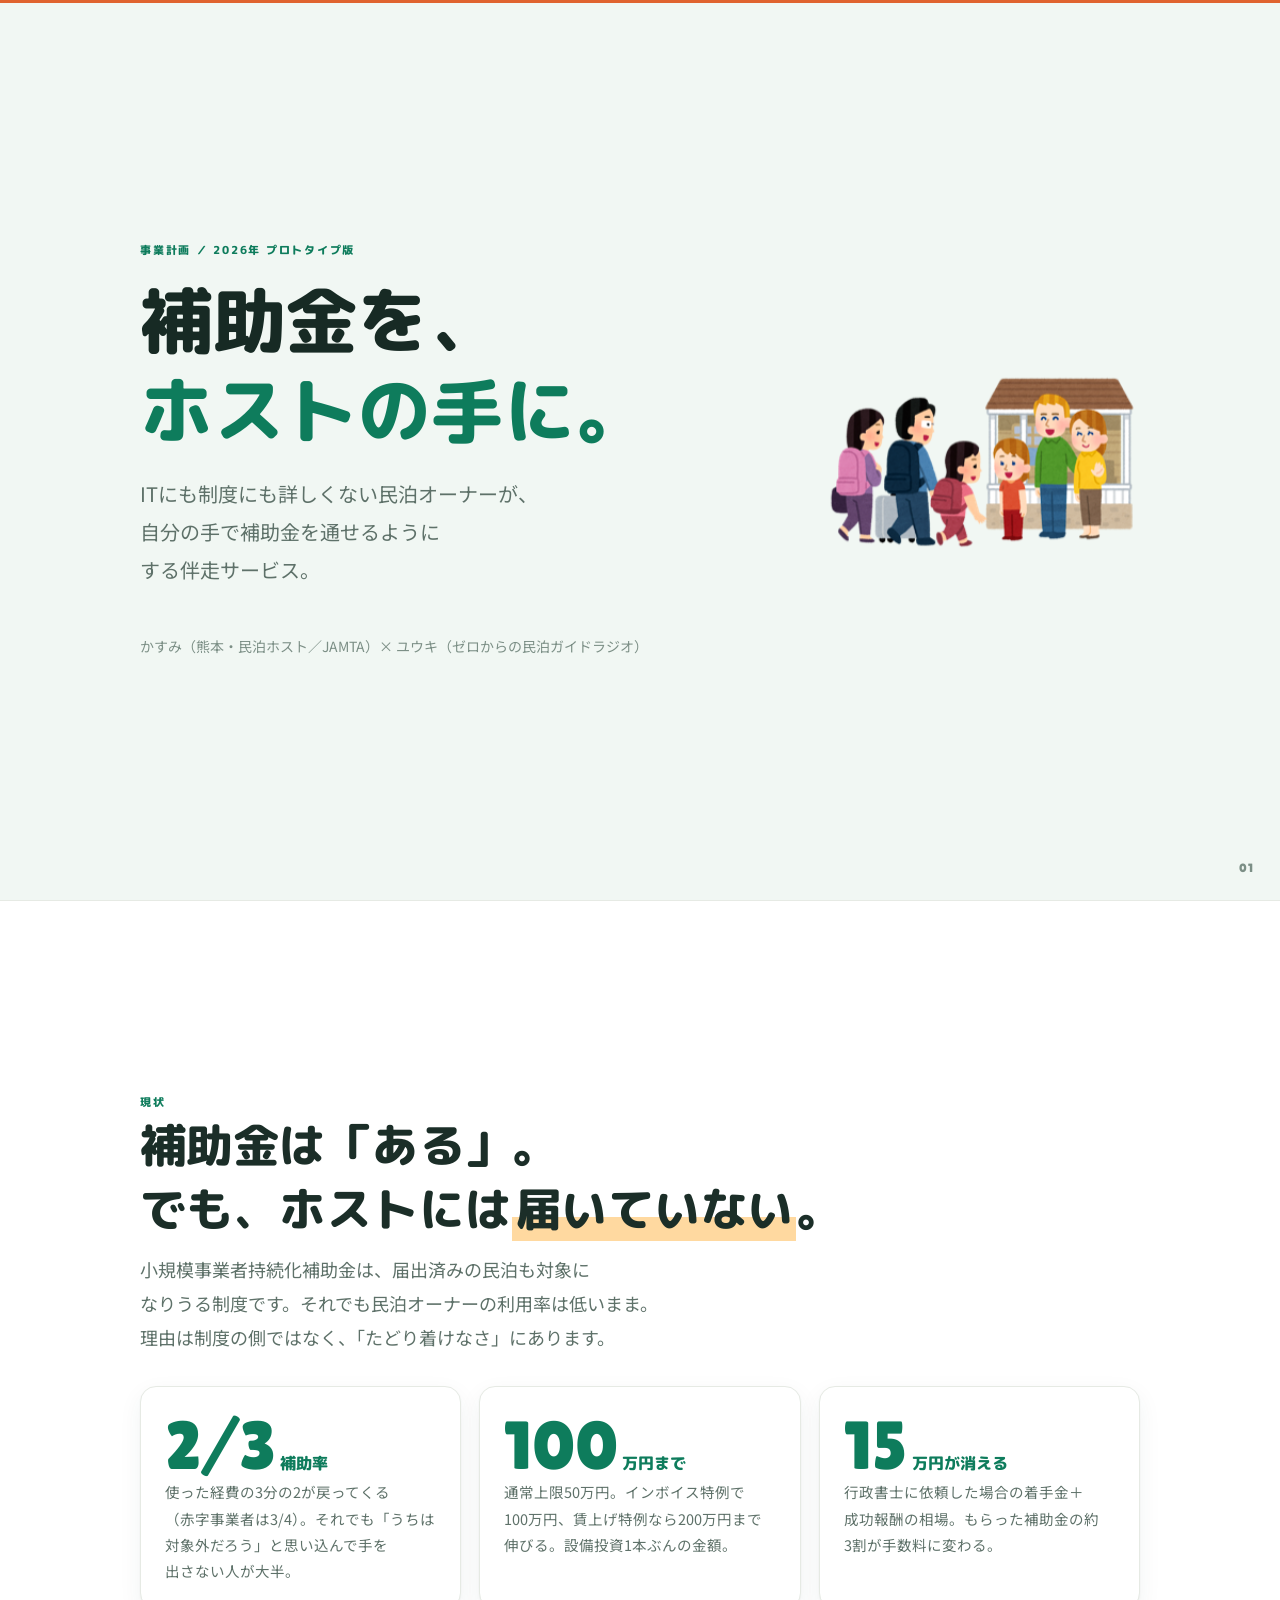
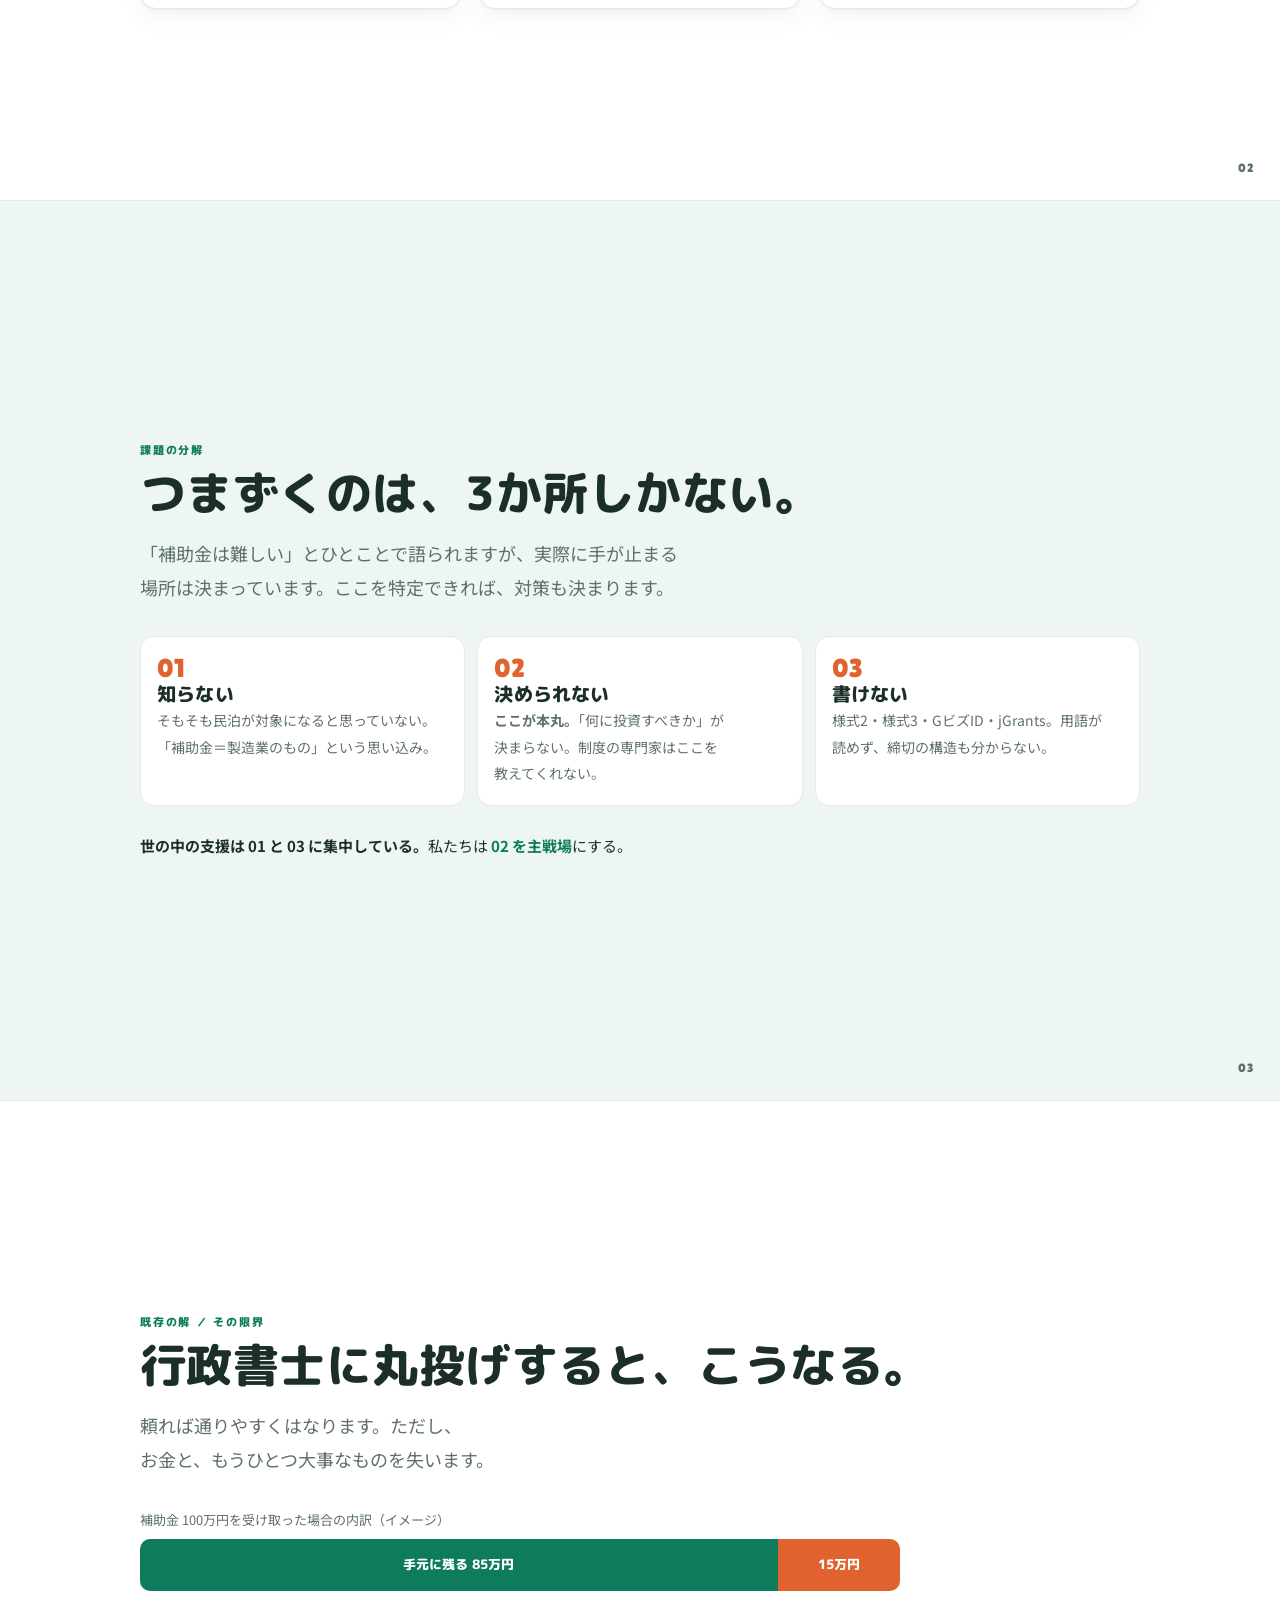
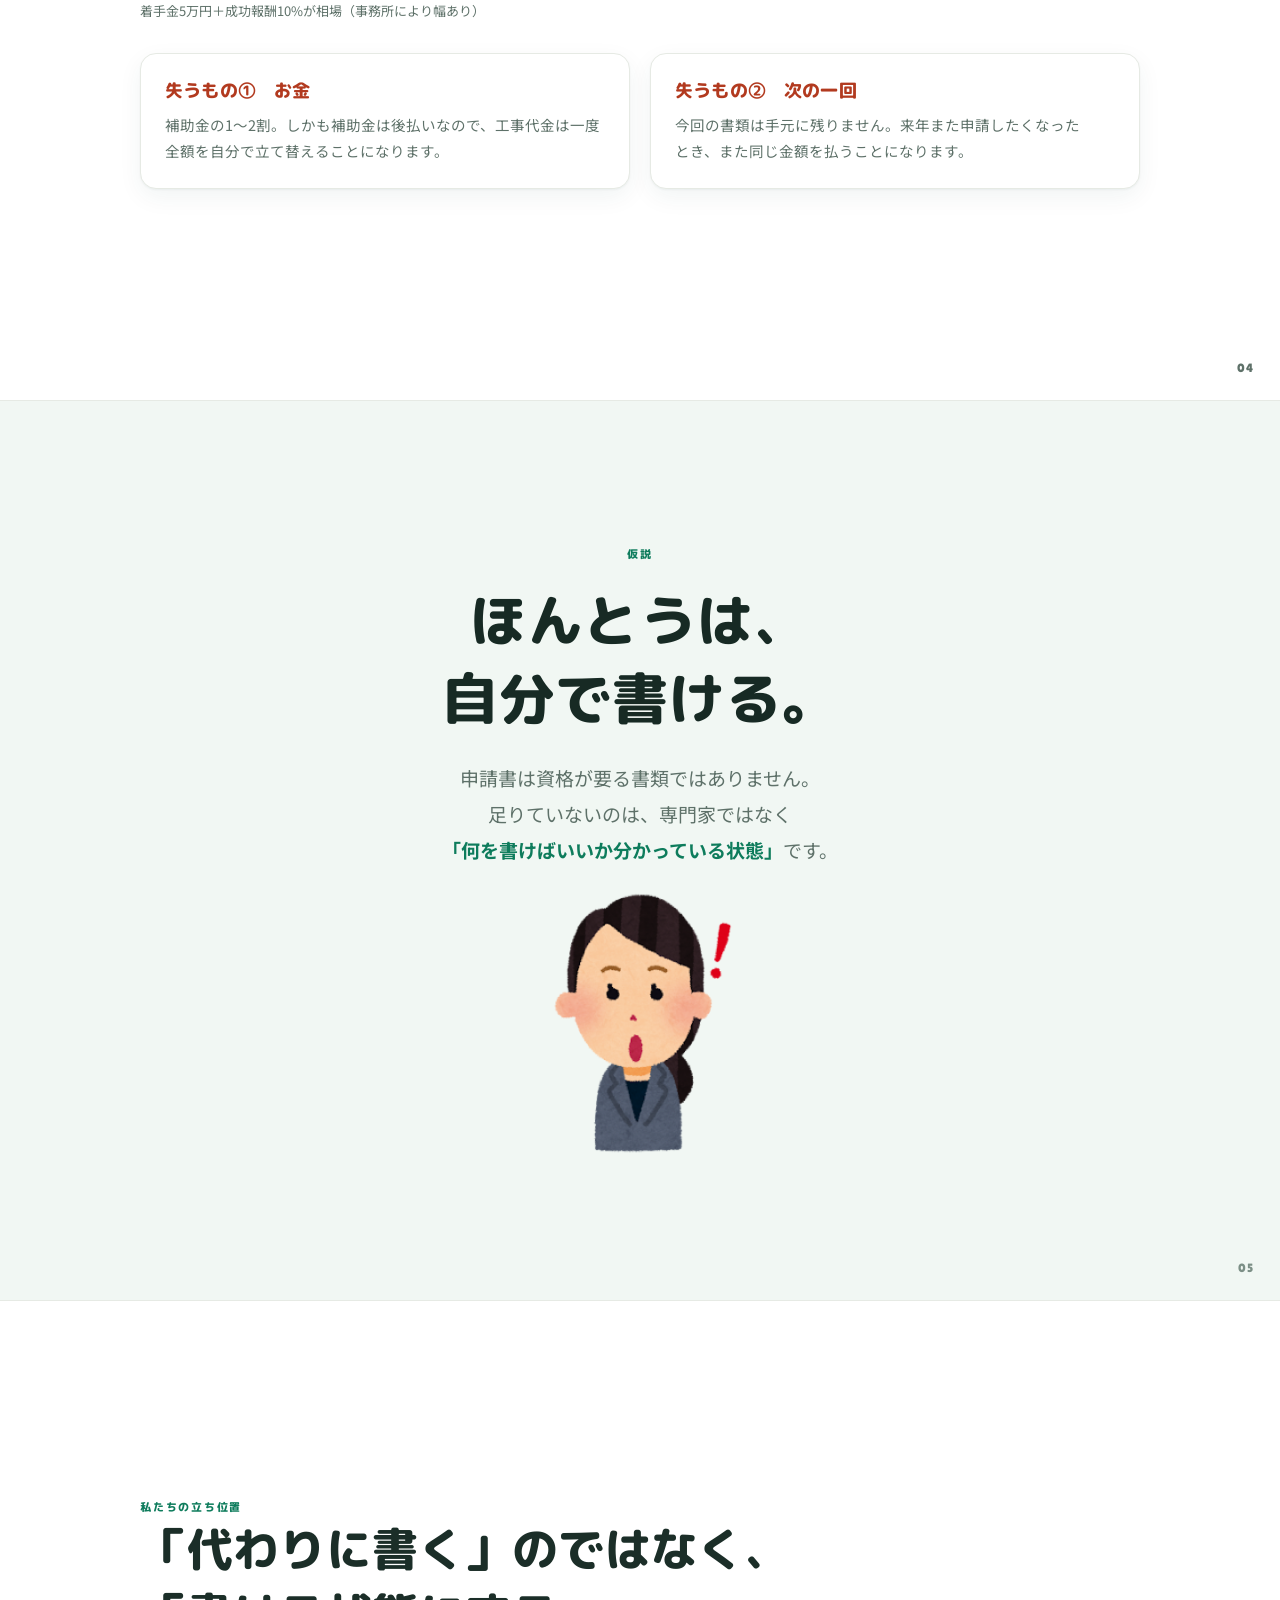
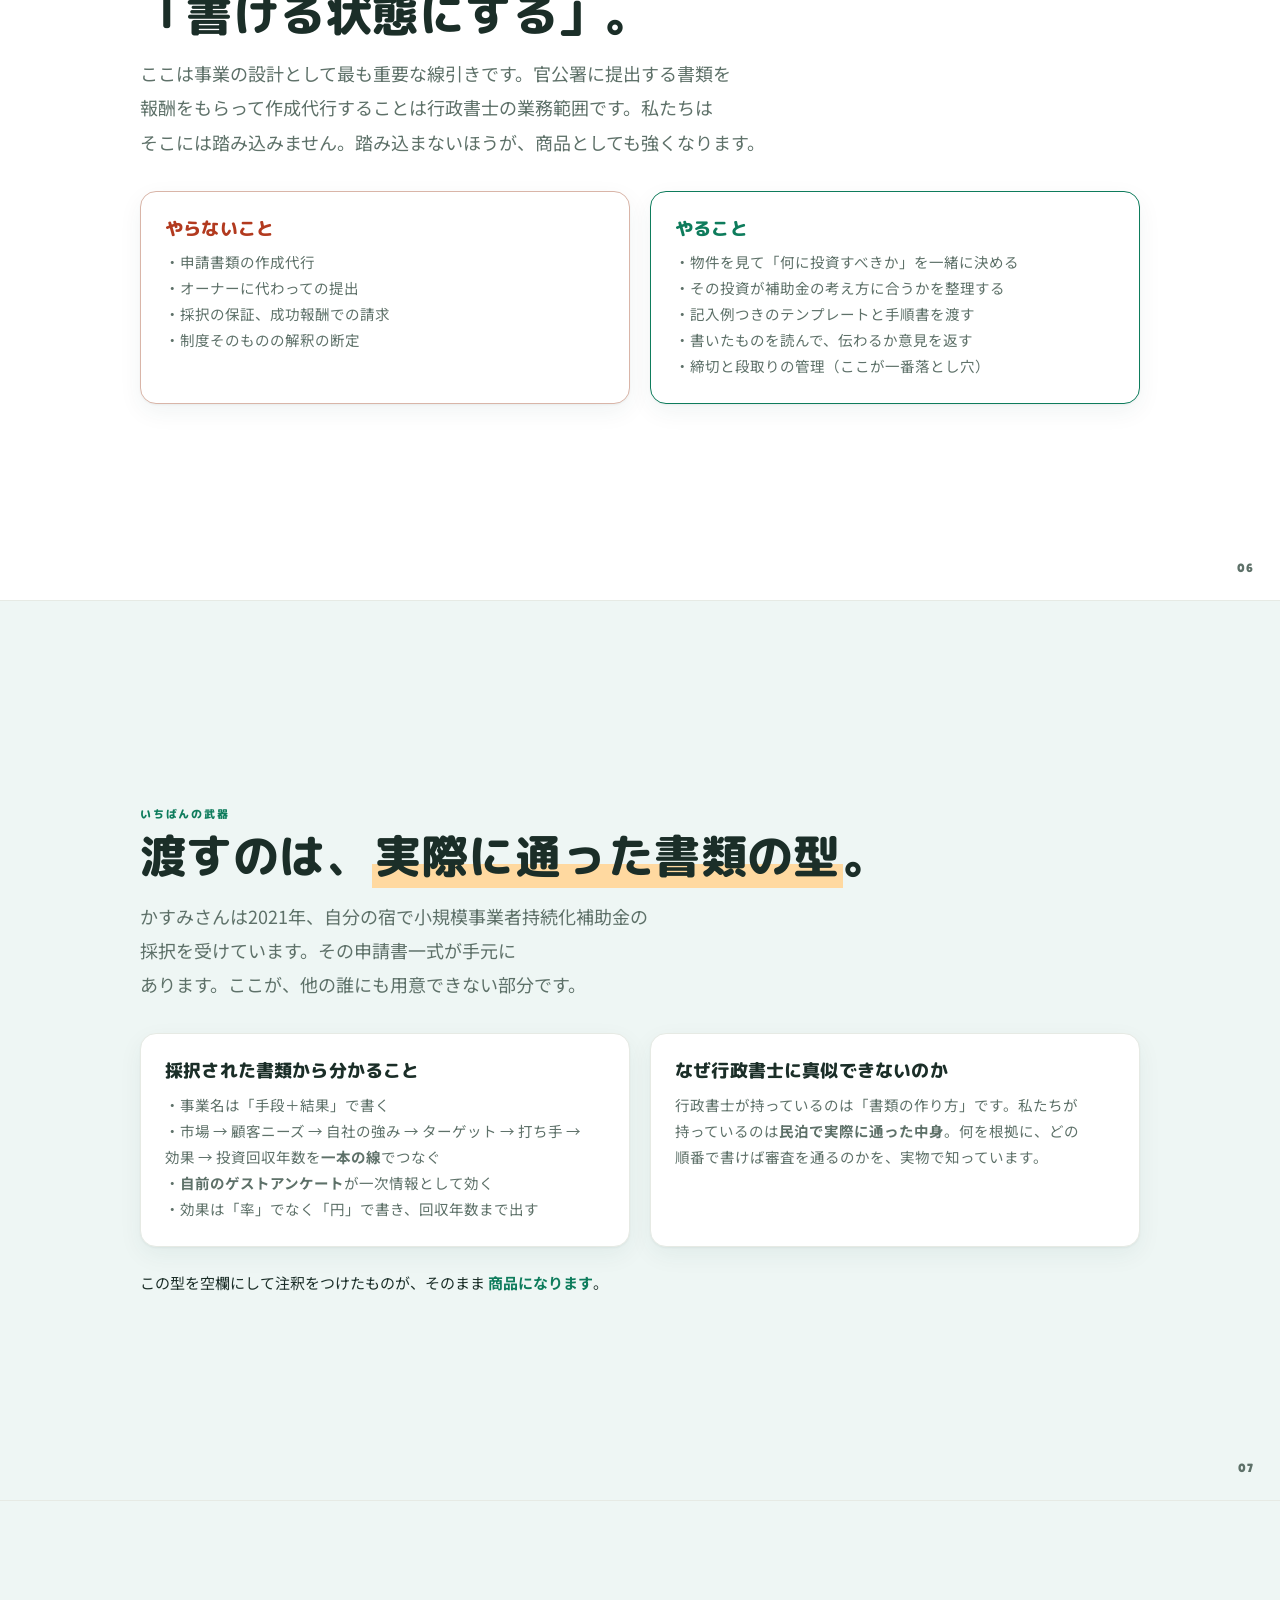
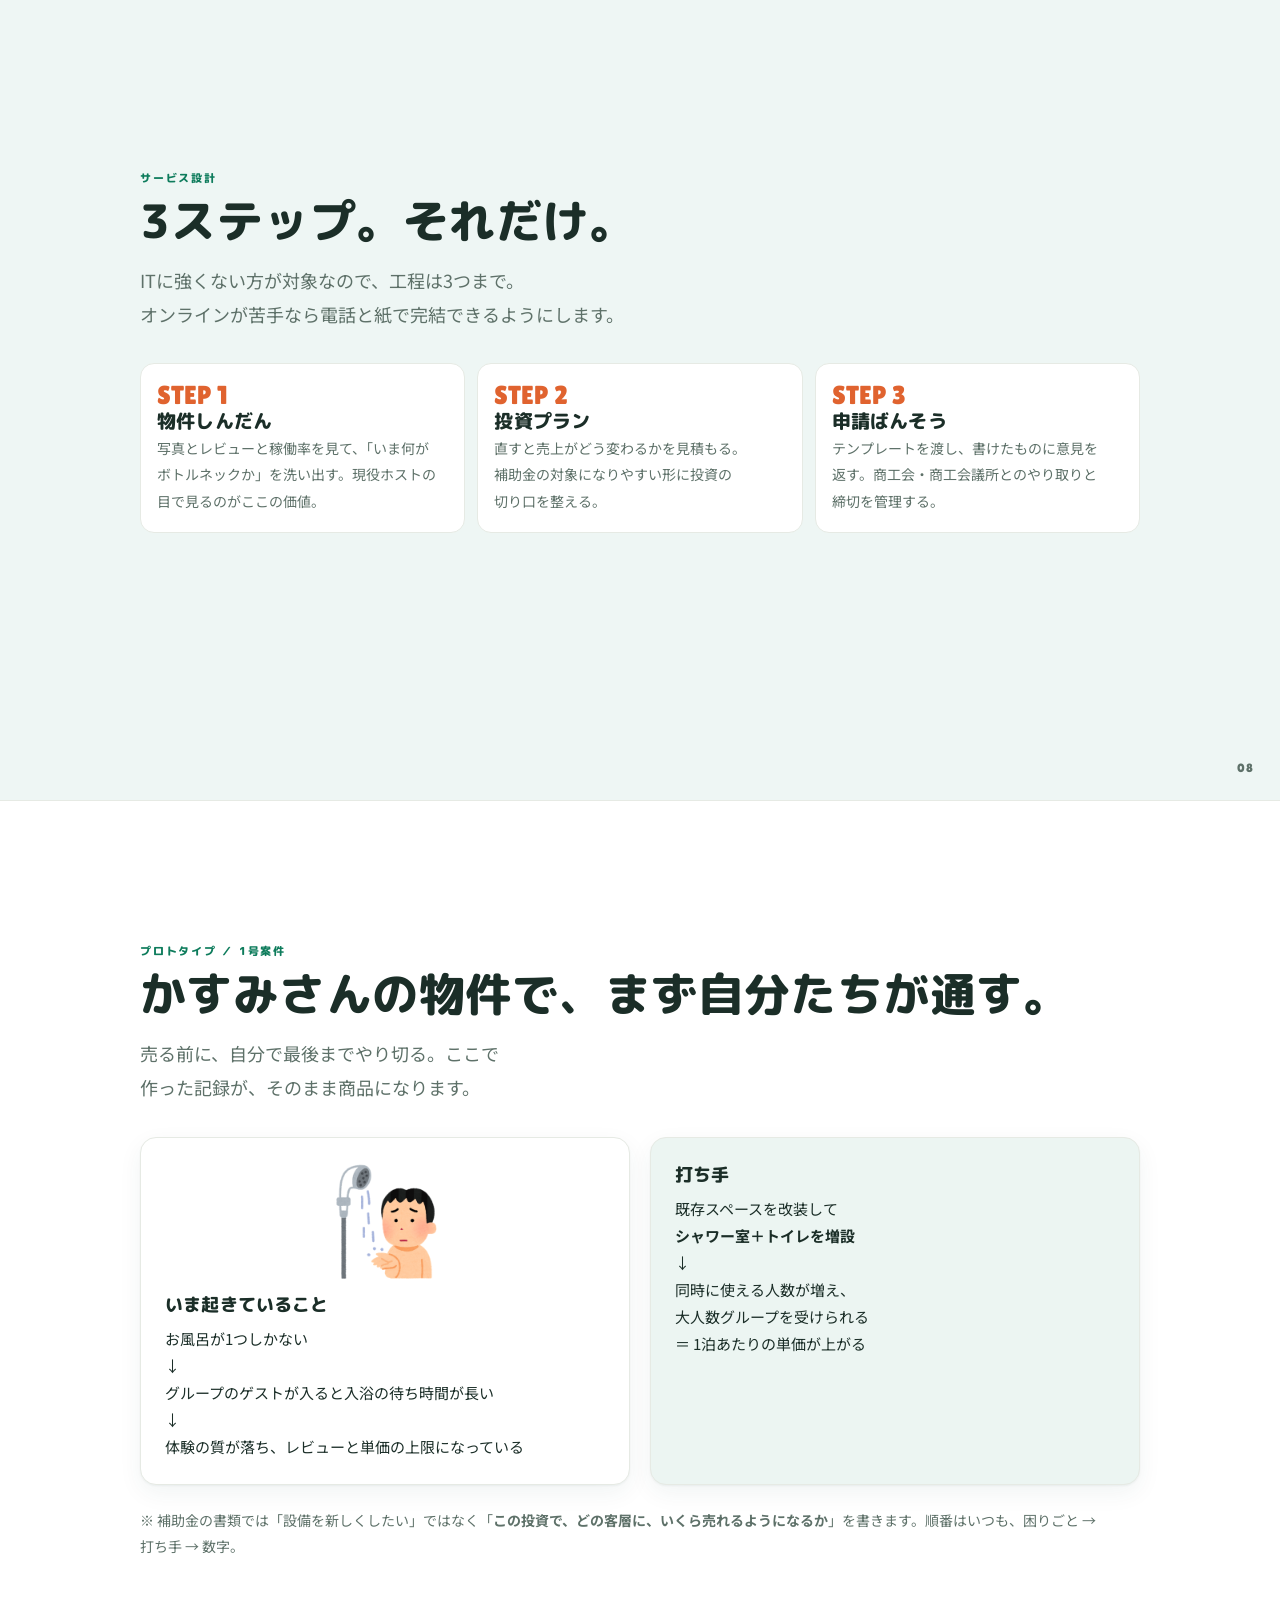
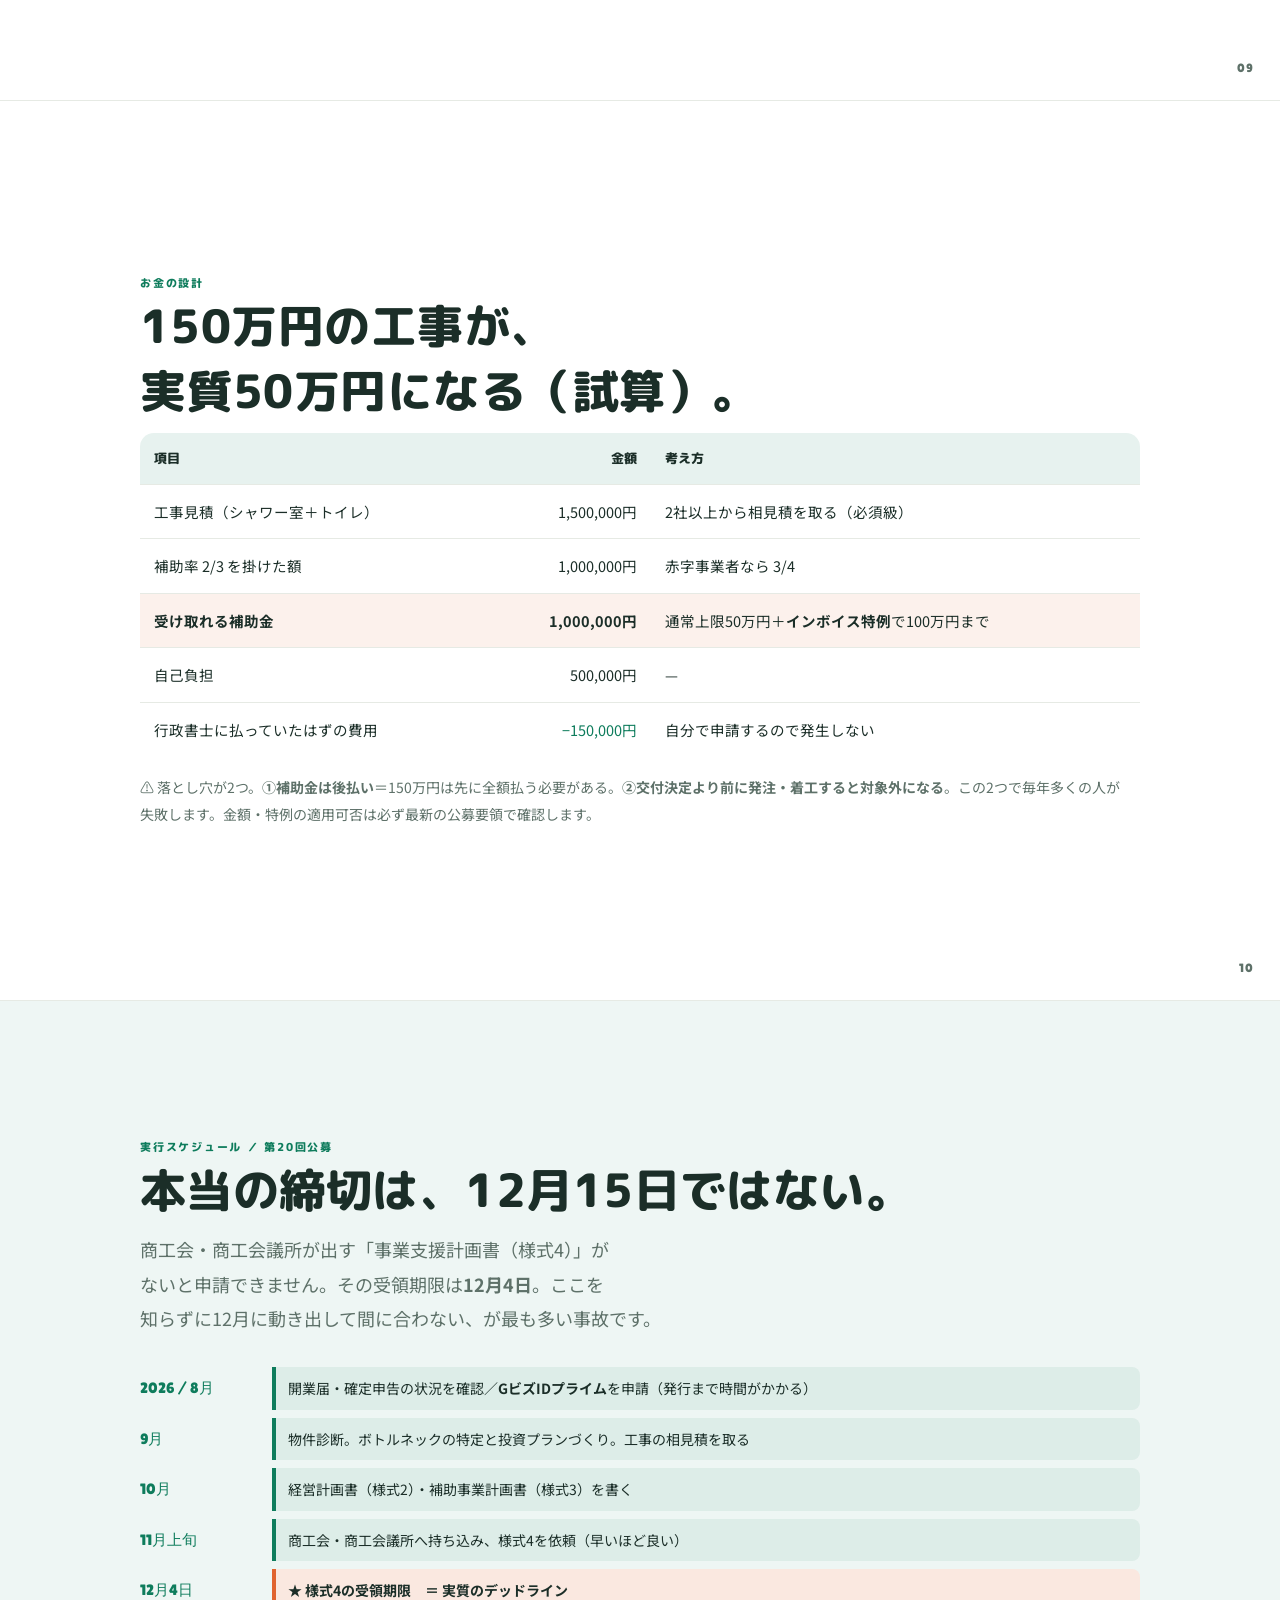
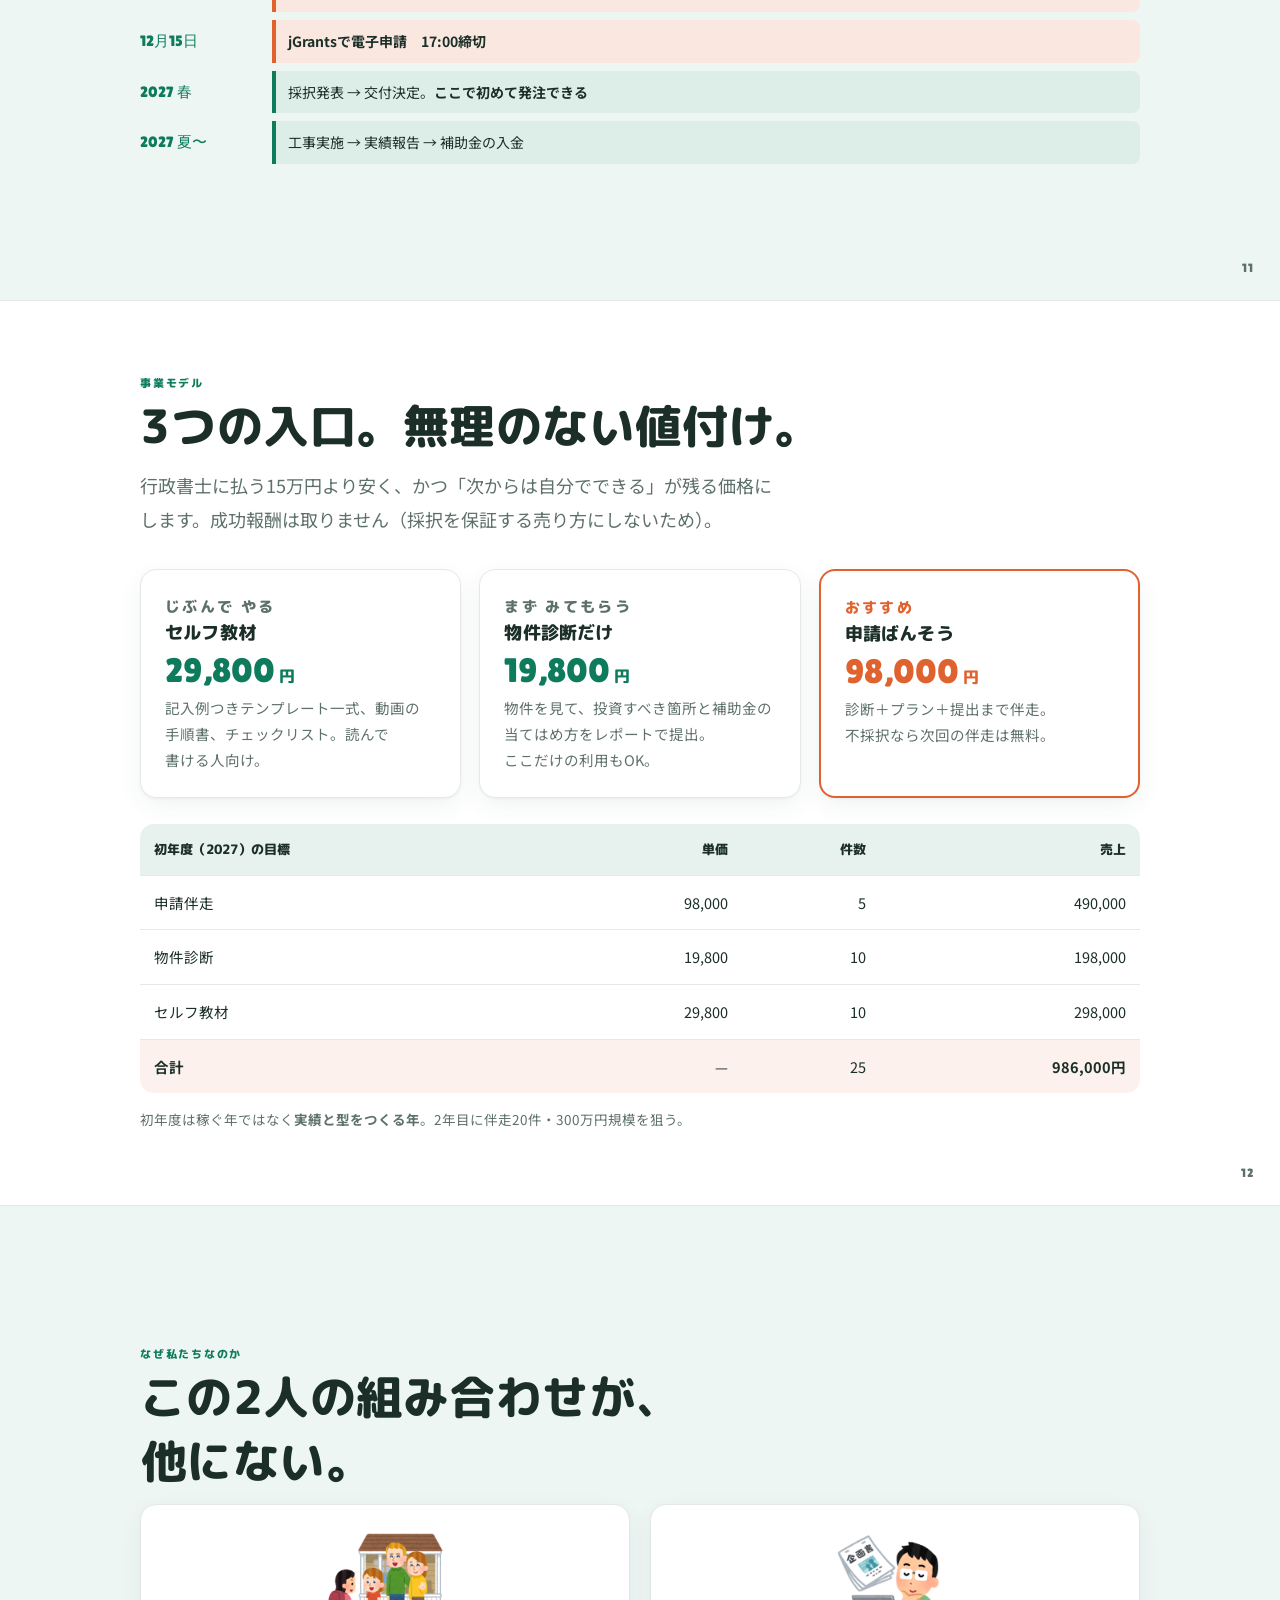
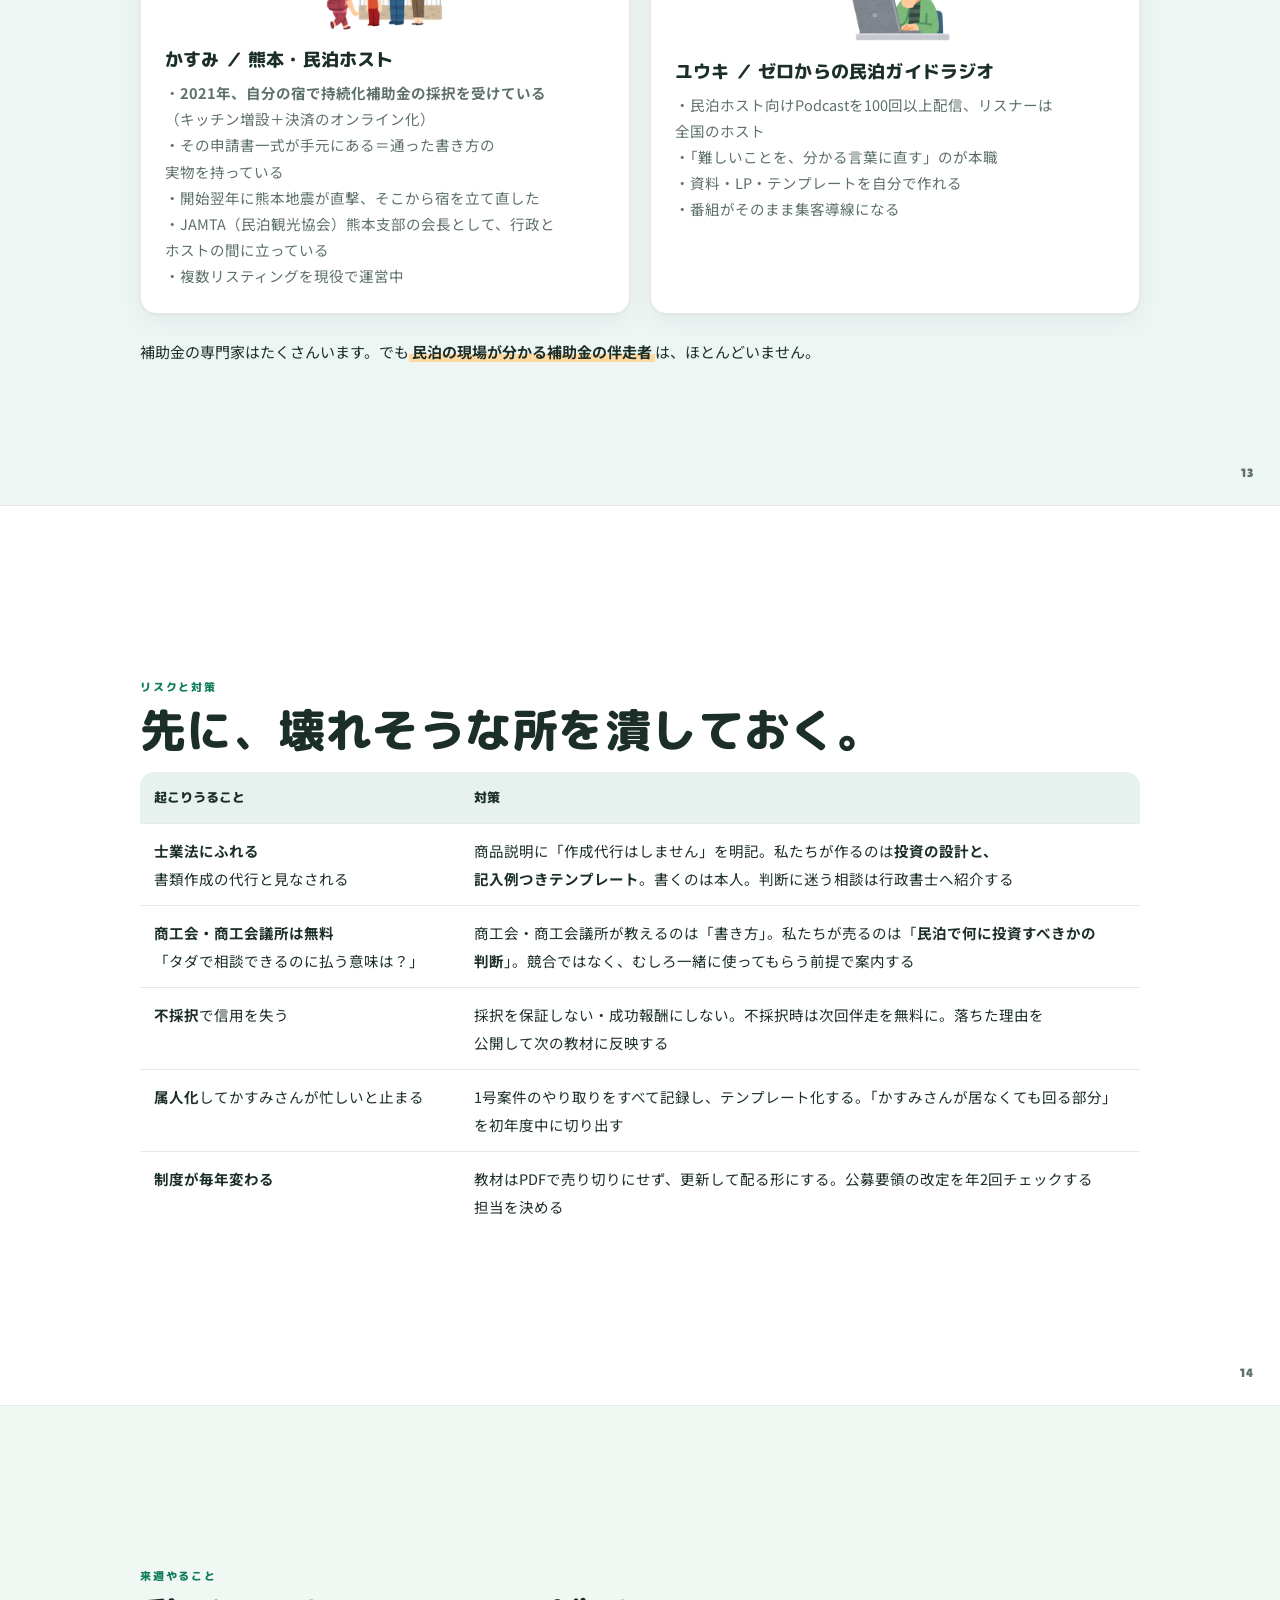
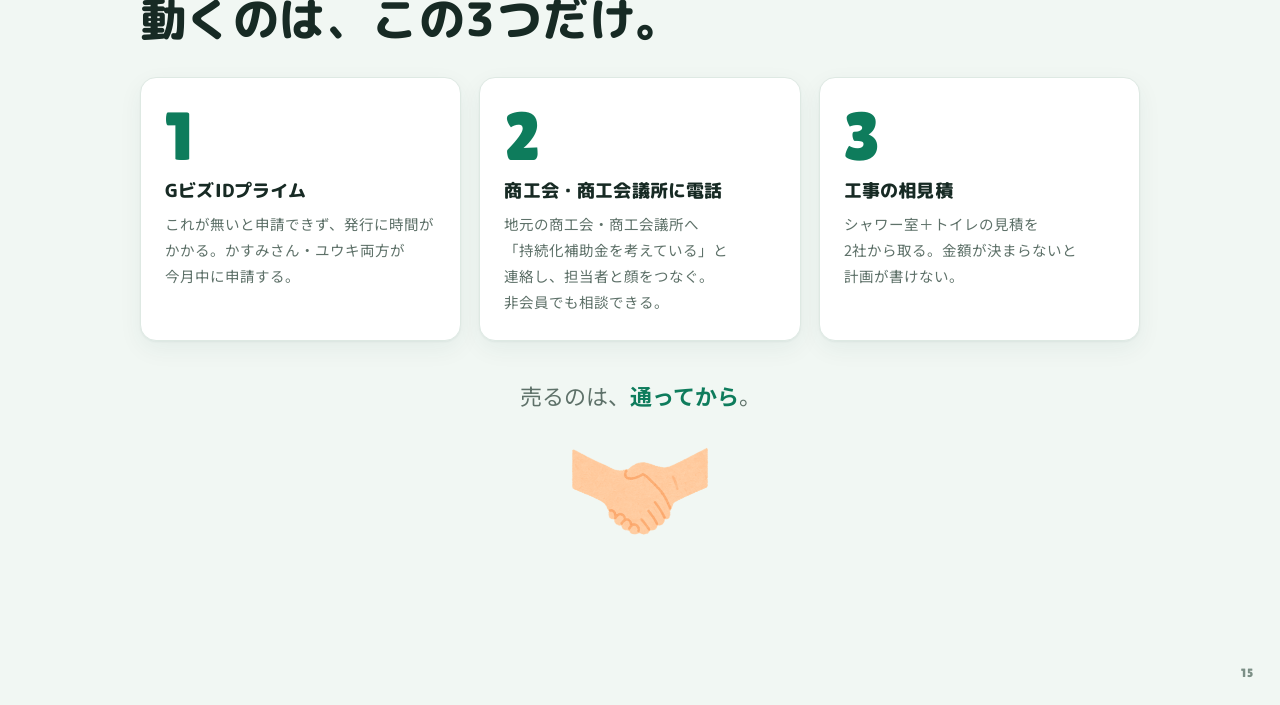
<file: deck.html>
<!doctype html>
<html lang="ja">
<head>
<meta name="robots" content="noindex,nofollow">
<meta charset="utf-8">
<meta name="viewport" content="width=device-width,initial-scale=1">
<meta name="color-scheme" content="light">
<title>補助金を、ホストの手に。｜事業計画 2026</title>
<link rel="preconnect" href="https://fonts.googleapis.com">
<link rel="preconnect" href="https://fonts.gstatic.com" crossorigin>
<link href="https://fonts.googleapis.com/css2?family=Lilita+One&family=M+PLUS+Rounded+1c:wght@400;800&family=Noto+Sans+JP:wght@400;500;700&display=swap" rel="stylesheet">
<link rel="stylesheet" href="style.css">
<style>
html{scroll-behavior:smooth}
body{scroll-snap-type:y mandatory;overflow-y:scroll;height:100vh}
.s{
  scroll-snap-align:start;min-height:100vh;display:flex;flex-direction:column;
  justify-content:center;padding:72px 30px;position:relative;
}
.s>.inner{max-width:1000px;margin:0 auto;width:100%}
.s+.s{border-top:1px solid var(--line)}
.s.dark{background:#F1F7F3;color:#172A24}
.s.dark .sub,.s.dark p{color:var(--sub)}
.s.dark .eyebrow{color:#0E7C5C}
.s.tint{background:color-mix(in srgb,var(--accent) 7%,var(--bg))}
h2.t{font-size:clamp(26px,4.4vw,46px);margin-bottom:10px}
.lead{color:var(--sub);font-size:clamp(15px,1.7vw,18px);margin-bottom:32px;max-width:64ch}
.pgn{position:absolute;right:26px;bottom:20px;font-size:12px;color:var(--sub);
  font-family:"Lilita One",sans-serif;letter-spacing:.1em}
.dark .pgn{color:#7C8F86}

.grid3{display:grid;gap:18px;grid-template-columns:repeat(3,1fr)}
.grid2{display:grid;gap:20px;grid-template-columns:1fr 1fr}
.card{background:var(--card);border:1px solid var(--line);border-radius:16px;padding:24px;
  box-shadow:0 1px 2px rgba(20,60,60,.05),0 8px 24px rgba(20,60,60,.06)}
.dark .card{background:#FFFFFF;border-color:#DEE9E3}
.card h3{font-size:18px;margin-bottom:8px}
.card p{font-size:14.5px;color:var(--sub);line-height:1.8}
.dark .card p{color:#5E7169}
.kpi{font-family:"Lilita One",sans-serif;font-size:clamp(38px,6vw,68px);color:var(--accent);line-height:1}
.dark .kpi{color:#0E7C5C}
.kpi small{font-family:"M PLUS Rounded 1c",sans-serif;font-size:16px;font-weight:800;margin-left:4px}
.flow{display:flex;align-items:stretch;gap:12px;flex-wrap:wrap}
.flow .step{flex:1 1 180px;background:var(--card);border:1px solid var(--line);
  border-radius:14px;padding:18px 16px;position:relative}
.flow .step .n{font-family:"Lilita One",sans-serif;color:var(--accent-2);font-size:26px;line-height:1}
table{border-collapse:collapse;width:100%;font-size:14.5px;background:var(--card);
  border-radius:14px;overflow:hidden;min-width:520px}
th,td{padding:13px 14px;border-bottom:1px solid var(--line);text-align:left;vertical-align:top}
th{background:color-mix(in srgb,var(--accent) 10%,#fff);font-family:"M PLUS Rounded 1c",sans-serif;font-weight:800;font-size:13px}
td.n,th.n{text-align:right;font-variant-numeric:tabular-nums}
tr:last-child td{border-bottom:none}
.hl{background:color-mix(in srgb,var(--accent-2) 9%,#fff)}
.bar{display:flex;height:52px;border-radius:10px;overflow:hidden;font-size:13px;
  font-family:"M PLUS Rounded 1c",sans-serif;font-weight:800;color:#fff}
.bar span{display:grid;place-items:center;padding:0 6px;text-align:center}
.gantt{display:grid;grid-template-columns:118px 1fr;gap:8px 14px;align-items:center;font-size:14px}
.gantt .m{font-family:"Lilita One",sans-serif;color:var(--accent);font-size:15px}
.gantt .b{background:color-mix(in srgb,var(--accent) 14%,#fff);border-left:4px solid var(--accent);
  border-radius:0 8px 8px 0;padding:8px 12px}
.gantt .b.hot{background:color-mix(in srgb,var(--accent-2) 15%,#fff);border-left-color:var(--accent-2);font-weight:700}
.chips{display:flex;flex-wrap:wrap;gap:8px}
.chip{background:#fff;border:1px solid var(--line);border-radius:999px;padding:7px 15px;font-size:13.5px}
.dark .chip{background:#FFFFFF;border-color:#DEE9E3}
.no{color:#B23A1F}
.ok{color:var(--accent)}
.nav{position:fixed;left:0;right:0;top:0;height:3px;background:var(--accent-2);
  transform-origin:0 50%;z-index:99;animation:gr linear both;animation-timeline:scroll(root)}
@keyframes gr{from{transform:scaleX(0)}to{transform:scaleX(1)}}
img.ill{display:block;max-width:100%;height:auto}
.title-grid{display:grid;grid-template-columns:1fr auto;gap:44px;align-items:center}
.title-grid img{width:min(320px,34vw)}
.card .ill{width:130px;margin:0 auto 12px}
.solo{width:200px;margin:22px auto 0}
@media(max-width:760px){
  .title-grid{grid-template-columns:1fr}
  .title-grid img{width:200px;margin-top:18px}
  .solo{width:150px}
  .grid3,.grid2{grid-template-columns:1fr}
  .gantt{grid-template-columns:88px 1fr;font-size:13px}
  .s{padding:56px 20px}
}
</style>
</head>
<body>
<div class="nav"></div>

<!-- 1 -->
<section class="s dark">
  <div class="inner">
    <p class="eyebrow">事業計画 ／ 2026年 プロトタイプ版</p>
    <div class="title-grid"><div>
    <h1 style="font-size:clamp(34px,7vw,72px);line-height:1.25;margin:14px 0 20px">
      補助金を、<br><span style="color:#0E7C5C">ホストの手に。</span>
    </h1>
    <p style="font-size:clamp(15px,2vw,20px);max-width:40ch">
      ITにも制度にも詳しくない民泊オーナーが、<br>
      自分の手で補助金を通せるようにする伴走サービス。
    </p>
    <p style="margin-top:44px;font-size:14px;color:#7C8F86">
      かすみ（熊本・民泊ホスト／JAMTA）× ユウキ（ゼロからの民泊ガイドラジオ）
    </p>
    </div><img class="ill" src="img/homestay_BandB_minpaku_seiyou.png" alt="民泊のイラスト"></div>
  </div>
  <div class="pgn">01</div>
</section>

<!-- 2 -->
<section class="s">
  <div class="inner">
    <p class="eyebrow">現状</p>
    <h2 class="t">補助金は「ある」。<br>でも、ホストには<span class="u">届いていない</span>。</h2>
    <p class="lead">小規模事業者持続化補助金は、届出済みの民泊も対象になりうる制度です。それでも民泊オーナーの利用率は低いまま。理由は制度の側ではなく、「たどり着けなさ」にあります。</p>
    <div class="grid3">
      <div class="card reveal"><div class="kpi">2/3<small>補助率</small></div><p>使った経費の3分の2が戻ってくる（赤字事業者は3/4）。それでも「うちは対象外だろう」と思い込んで手を出さない人が大半。</p></div>
      <div class="card reveal"><div class="kpi">100<small>万円まで</small></div><p>通常上限50万円。インボイス特例で100万円、賃上げ特例なら200万円まで伸びる。設備投資1本ぶんの金額。</p></div>
      <div class="card reveal"><div class="kpi">15<small>万円が消える</small></div><p>行政書士に依頼した場合の着手金＋成功報酬の相場。もらった補助金の約3割が手数料に変わる。</p></div>
    </div>
  </div>
  <div class="pgn">02</div>
</section>

<!-- 3 -->
<section class="s tint">
  <div class="inner">
    <p class="eyebrow">課題の分解</p>
    <h2 class="t">つまずくのは、3か所しかない。</h2>
    <p class="lead">「補助金は難しい」とひとことで語られますが、実際に手が止まる場所は決まっています。ここを特定できれば、対策も決まります。</p>
    <div class="flow">
      <div class="step reveal"><div class="n">01</div><h3>知らない</h3><p style="font-size:14px;color:var(--sub)">そもそも民泊が対象になると思っていない。「補助金＝製造業のもの」という思い込み。</p></div>
      <div class="step reveal"><div class="n">02</div><h3>決められない</h3><p style="font-size:14px;color:var(--sub)"><b>ここが本丸。</b>「何に投資すべきか」が決まらない。制度の専門家はここを教えてくれない。</p></div>
      <div class="step reveal"><div class="n">03</div><h3>書けない</h3><p style="font-size:14px;color:var(--sub)">様式2・様式3・GビズID・jGrants。用語が読めず、締切の構造も分からない。</p></div>
    </div>
    <p style="margin-top:26px;font-size:15px"><b>世の中の支援は 01 と 03 に集中している。</b>私たちは <b class="ok">02 を主戦場</b>にする。</p>
  </div>
  <div class="pgn">03</div>
</section>

<!-- 4 -->
<section class="s">
  <div class="inner">
    <p class="eyebrow">既存の解 ／ その限界</p>
    <h2 class="t">行政書士に丸投げすると、こうなる。</h2>
    <p class="lead">頼れば通りやすくはなります。ただし、お金と、もうひとつ大事なものを失います。</p>
    <div style="max-width:760px">
      <p style="font-size:13px;color:var(--sub);margin-bottom:6px">補助金 100万円を受け取った場合の内訳（イメージ）</p>
      <div class="bar reveal">
        <span style="flex:85;background:var(--accent)">手元に残る 85万円</span>
        <span style="flex:15;background:var(--accent-2)">15万円</span>
      </div>
      <p style="font-size:13px;color:var(--sub);margin-top:8px">着手金5万円＋成功報酬10%が相場（事務所により幅あり）</p>
    </div>
    <div class="grid2" style="margin-top:30px">
      <div class="card"><h3 class="no">失うもの①　お金</h3><p>補助金の1〜2割。しかも補助金は後払いなので、工事代金は一度全額を自分で立て替えることになります。</p></div>
      <div class="card"><h3 class="no">失うもの②　次の一回</h3><p>今回の書類は手元に残りません。来年また申請したくなったとき、また同じ金額を払うことになります。</p></div>
    </div>
  </div>
  <div class="pgn">04</div>
</section>

<!-- 5 -->
<section class="s dark">
  <div class="inner" style="text-align:center">
    <p class="eyebrow">仮説</p>
    <h2 class="t" style="font-size:clamp(28px,5.4vw,56px);margin:16px 0 22px">
      ほんとうは、<br>自分で書ける。
    </h2>
    <p style="max-width:52ch;margin:0 auto;font-size:clamp(15px,2vw,19px)">
      申請書は資格が要る書類ではありません。<br>
      足りていないのは、専門家ではなく<br>
      <b style="color:#0E7C5C">「何を書けばいいか分かっている状態」</b>です。
    </p>
    <img class="ill solo" src="img/businesswoman2_idea.png" alt="ひらめいた人のイラスト">
  </div>
  <div class="pgn">05</div>
</section>

<!-- 6 -->
<section class="s">
  <div class="inner">
    <p class="eyebrow">私たちの立ち位置</p>
    <h2 class="t">「代わりに書く」のではなく、<br>「書ける状態にする」。</h2>
    <p class="lead">ここは事業の設計として最も重要な線引きです。官公署に提出する書類を報酬をもらって作成代行することは行政書士の業務範囲です。私たちはそこには踏み込みません。踏み込まないほうが、商品としても強くなります。</p>
    <div class="grid2">
      <div class="card" style="border-color:#D9B5A8">
        <h3 class="no">やらないこと</h3>
        <p>・申請書類の作成代行<br>・オーナーに代わっての提出<br>・採択の保証、成功報酬での請求<br>・制度そのものの解釈の断定</p>
      </div>
      <div class="card" style="border-color:var(--accent)">
        <h3 class="ok">やること</h3>
        <p>・物件を見て「何に投資すべきか」を一緒に決める<br>・その投資が補助金の考え方に合うかを整理する<br>・記入例つきのテンプレートと手順書を渡す<br>・書いたものを読んで、伝わるか意見を返す<br>・締切と段取りの管理（ここが一番落とし穴）</p>
      </div>
    </div>
  </div>
  <div class="pgn">06</div>
</section>

<!-- NEW: 通った書類の型 -->
<section class="s tint">
  <div class="inner">
    <p class="eyebrow">いちばんの武器</p>
    <h2 class="t">渡すのは、<span class="u">実際に通った書類の型</span>。</h2>
    <p class="lead">かすみさんは2021年、自分の宿で小規模事業者持続化補助金の採択を受けています。その申請書一式が手元にあります。ここが、他の誰にも用意できない部分です。</p>
    <div class="grid2">
      <div class="card">
        <h3>採択された書類から分かること</h3>
        <p>・事業名は「手段＋結果」で書く<br>
        ・市場 → 顧客ニーズ → 自社の強み → ターゲット → 打ち手 → 効果 → 投資回収年数を<b>一本の線</b>でつなぐ<br>
        ・<b>自前のゲストアンケート</b>が一次情報として効く<br>
        ・効果は「率」でなく「円」で書き、回収年数まで出す</p>
      </div>
      <div class="card">
        <h3>なぜ行政書士に真似できないのか</h3>
        <p>行政書士が持っているのは「書類の作り方」です。私たちが持っているのは<b>民泊で実際に通った中身</b>。何を根拠に、どの順番で書けば審査を通るのかを、実物で知っています。</p>
      </div>
    </div>
    <p style="margin-top:22px;font-size:15px">この型を空欄にして注釈をつけたものが、そのまま <b class="ok">商品になります</b>。</p>
  </div>
  <div class="pgn">07</div>
</section>

<!-- 7 -->
<section class="s tint">
  <div class="inner">
    <p class="eyebrow">サービス設計</p>
    <h2 class="t">3ステップ。それだけ。</h2>
    <p class="lead">ITに強くない方が対象なので、工程は3つまで。オンラインが苦手なら電話と紙で完結できるようにします。</p>
    <div class="flow">
      <div class="step reveal"><div class="n">STEP 1</div><h3>物件しんだん</h3><p style="font-size:14px;color:var(--sub)">写真とレビューと稼働率を見て、「いま何がボトルネックか」を洗い出す。現役ホストの目で見るのがここの価値。</p></div>
      <div class="step reveal"><div class="n">STEP 2</div><h3>投資プラン</h3><p style="font-size:14px;color:var(--sub)">直すと売上がどう変わるかを見積もる。補助金の対象になりやすい形に投資の切り口を整える。</p></div>
      <div class="step reveal"><div class="n">STEP 3</div><h3>申請ばんそう</h3><p style="font-size:14px;color:var(--sub)">テンプレートを渡し、書けたものに意見を返す。商工会・商工会議所とのやり取りと締切を管理する。</p></div>
    </div>
  </div>
  <div class="pgn">08</div>
</section>

<!-- 8 -->
<section class="s">
  <div class="inner">
    <p class="eyebrow">プロトタイプ ／ 1号案件</p>
    <h2 class="t">かすみさんの物件で、まず自分たちが通す。</h2>
    <p class="lead">売る前に、自分で最後までやり切る。ここで作った記録が、そのまま商品になります。</p>
    <div class="grid2">
      <div class="card">
        <img class="ill" src="img/ofuro_shower_yowai.png" alt="シャワーの困りごとのイラスト" style="width:120px;margin-bottom:10px">
        <h3>いま起きていること</h3>
        <p style="font-size:15px;color:var(--ink)">お風呂が1つしかない<br>↓<br>グループのゲストが入ると入浴の待ち時間が長い<br>↓<br>体験の質が落ち、レビューと単価の上限になっている</p>
      </div>
      <div class="card" style="background:color-mix(in srgb,var(--accent) 8%,#fff)">
        <h3>打ち手</h3>
        <p style="font-size:15px;color:var(--ink)">既存スペースを改装して<br><b>シャワー室＋トイレを増設</b><br>↓<br>同時に使える人数が増え、<br>大人数グループを受けられる<br>＝ 1泊あたりの単価が上がる</p>
      </div>
    </div>
    <p style="margin-top:22px;font-size:14px;color:var(--sub)">
      ※ 補助金の書類では「設備を新しくしたい」ではなく「<b>この投資で、どの客層に、いくら売れるようになるか</b>」を書きます。順番はいつも、困りごと → 打ち手 → 数字。
    </p>
  </div>
  <div class="pgn">09</div>
</section>

<!-- 9 -->
<section class="s">
  <div class="inner">
    <p class="eyebrow">お金の設計</p>
    <h2 class="t">150万円の工事が、<br>実質50万円になる（試算）。</h2>
    <div class="scroll-x">
      <table>
        <tr><th>項目</th><th class="n">金額</th><th>考え方</th></tr>
        <tr><td>工事見積（シャワー室＋トイレ）</td><td class="n">1,500,000円</td><td>2社以上から相見積を取る（必須級）</td></tr>
        <tr><td>補助率 2/3 を掛けた額</td><td class="n">1,000,000円</td><td>赤字事業者なら 3/4</td></tr>
        <tr class="hl"><td><b>受け取れる補助金</b></td><td class="n"><b>1,000,000円</b></td><td>通常上限50万円＋<b>インボイス特例</b>で100万円まで</td></tr>
        <tr><td>自己負担</td><td class="n">500,000円</td><td>—</td></tr>
        <tr><td>行政書士に払っていたはずの費用</td><td class="n ok">−150,000円</td><td>自分で申請するので発生しない</td></tr>
      </table>
    </div>
    <p style="margin-top:18px;font-size:14px;color:var(--sub)">
      ⚠️ 落とし穴が2つ。<b>①補助金は後払い</b>＝150万円は先に全額払う必要がある。<b>②交付決定より前に発注・着工すると対象外になる</b>。この2つで毎年多くの人が失敗します。金額・特例の適用可否は必ず最新の公募要領で確認します。
    </p>
  </div>
  <div class="pgn">10</div>
</section>

<!-- 10 -->
<section class="s tint">
  <div class="inner">
    <p class="eyebrow">実行スケジュール ／ 第20回公募</p>
    <h2 class="t">本当の締切は、12月15日ではない。</h2>
    <p class="lead">商工会・商工会議所が出す「事業支援計画書（様式4）」がないと申請できません。その受領期限は<b>12月4日</b>。ここを知らずに12月に動き出して間に合わない、が最も多い事故です。</p>
    <div class="gantt">
      <div class="m">2026 / 8月</div><div class="b">開業届・確定申告の状況を確認／<b>GビズIDプライム</b>を申請（発行まで時間がかかる）</div>
      <div class="m">9月</div><div class="b">物件診断。ボトルネックの特定と投資プランづくり。工事の相見積を取る</div>
      <div class="m">10月</div><div class="b">経営計画書（様式2）・補助事業計画書（様式3）を書く</div>
      <div class="m">11月上旬</div><div class="b">商工会・商工会議所へ持ち込み、様式4を依頼（早いほど良い）</div>
      <div class="m">12月4日</div><div class="b hot">★ 様式4の受領期限　＝ 実質のデッドライン</div>
      <div class="m">12月15日</div><div class="b hot">jGrantsで電子申請　17:00締切</div>
      <div class="m">2027 春</div><div class="b">採択発表 → 交付決定。<b>ここで初めて発注できる</b></div>
      <div class="m">2027 夏〜</div><div class="b">工事実施 → 実績報告 → 補助金の入金</div>
    </div>
  </div>
  <div class="pgn">11</div>
</section>

<!-- 11 -->
<section class="s">
  <div class="inner">
    <p class="eyebrow">事業モデル</p>
    <h2 class="t">3つの入口。無理のない値付け。</h2>
    <p class="lead">行政書士に払う15万円より安く、かつ「次からは自分でできる」が残る価格にします。成功報酬は取りません（採択を保証する売り方にしないため）。</p>
    <div class="grid3">
      <div class="card reveal"><p class="eyebrow">じぶんで やる</p><h3>セルフ教材</h3><div class="kpi" style="font-size:34px">29,800<small>円</small></div><p style="margin-top:8px">記入例つきテンプレート一式、動画の手順書、チェックリスト。読んで書ける人向け。</p></div>
      <div class="card reveal"><p class="eyebrow">まず みてもらう</p><h3>物件診断だけ</h3><div class="kpi" style="font-size:34px">19,800<small>円</small></div><p style="margin-top:8px">物件を見て、投資すべき箇所と補助金の当てはめ方をレポートで提出。ここだけの利用もOK。</p></div>
      <div class="card reveal" style="border:2px solid var(--accent-2)"><p class="eyebrow" style="color:var(--accent-2)">おすすめ</p><h3>申請ばんそう</h3><div class="kpi" style="font-size:34px;color:var(--accent-2)">98,000<small>円</small></div><p style="margin-top:8px">診断＋プラン＋提出まで伴走。不採択なら次回の伴走は無料。</p></div>
    </div>
    <div class="scroll-x" style="margin-top:26px">
      <table>
        <tr><th>初年度（2027）の目標</th><th class="n">単価</th><th class="n">件数</th><th class="n">売上</th></tr>
        <tr><td>申請伴走</td><td class="n">98,000</td><td class="n">5</td><td class="n">490,000</td></tr>
        <tr><td>物件診断</td><td class="n">19,800</td><td class="n">10</td><td class="n">198,000</td></tr>
        <tr><td>セルフ教材</td><td class="n">29,800</td><td class="n">10</td><td class="n">298,000</td></tr>
        <tr class="hl"><td><b>合計</b></td><td class="n">—</td><td class="n">25</td><td class="n"><b>986,000円</b></td></tr>
      </table>
    </div>
    <p style="margin-top:14px;font-size:13.5px;color:var(--sub)">初年度は稼ぐ年ではなく<b>実績と型をつくる年</b>。2年目に伴走20件・300万円規模を狙う。</p>
  </div>
  <div class="pgn">12</div>
</section>

<!-- 12 -->
<section class="s tint">
  <div class="inner">
    <p class="eyebrow">なぜ私たちなのか</p>
    <h2 class="t">この2人の組み合わせが、<br>他にない。</h2>
    <div class="grid2">
      <div class="card">
        <img class="ill" src="img/homestay_foreign.png" alt="民泊ホストのイラスト" style="width:120px;margin-bottom:10px">
        <h3>かすみ ／ 熊本・民泊ホスト</h3>
        <p>・<b>2021年、自分の宿で持続化補助金の採択を受けている</b>（キッチン増設＋決済のオンライン化）<br>
        ・その申請書一式が手元にある＝通った書き方の実物を持っている<br>
        ・開始翌年に熊本地震が直撃、そこから宿を立て直した<br>
        ・JAMTA（民泊観光協会）熊本支部の会長として、行政とホストの間に立っている<br>
        ・複数リスティングを現役で運営中</p>
      </div>
      <div class="card">
        <img class="ill" src="img/tv_housou_sakka.png" alt="ラジオ番組をつくる人のイラスト" style="width:120px;margin-bottom:10px">
        <h3>ユウキ ／ ゼロからの民泊ガイドラジオ</h3>
        <p>・民泊ホスト向けPodcastを100回以上配信、リスナーは全国のホスト<br>・「難しいことを、分かる言葉に直す」のが本職<br>・資料・LP・テンプレートを自分で作れる<br>・番組がそのまま集客導線になる</p>
      </div>
    </div>
    <p style="margin-top:24px;font-size:15px">
      補助金の専門家はたくさんいます。でも<b class="u">民泊の現場が分かる補助金の伴走者</b>は、ほとんどいません。
    </p>
  </div>
  <div class="pgn">13</div>
</section>

<!-- 13 -->
<section class="s">
  <div class="inner">
    <p class="eyebrow">リスクと対策</p>
    <h2 class="t">先に、壊れそうな所を潰しておく。</h2>
    <div class="scroll-x">
      <table>
        <tr><th style="width:32%">起こりうること</th><th>対策</th></tr>
        <tr><td><b>士業法にふれる</b><br>書類作成の代行と見なされる</td><td>商品説明に「作成代行はしません」を明記。私たちが作るのは<b>投資の設計と、記入例つきテンプレート</b>。書くのは本人。判断に迷う相談は行政書士へ紹介する</td></tr>
        <tr><td><b>商工会・商工会議所は無料</b><br>「タダで相談できるのに払う意味は？」</td><td>商工会・商工会議所が教えるのは「書き方」。私たちが売るのは「<b>民泊で何に投資すべきかの判断</b>」。競合ではなく、むしろ一緒に使ってもらう前提で案内する</td></tr>
        <tr><td><b>不採択</b>で信用を失う</td><td>採択を保証しない・成功報酬にしない。不採択時は次回伴走を無料に。落ちた理由を公開して次の教材に反映する</td></tr>
        <tr><td><b>属人化</b>してかすみさんが忙しいと止まる</td><td>1号案件のやり取りをすべて記録し、テンプレート化する。「かすみさんが居なくても回る部分」を初年度中に切り出す</td></tr>
        <tr><td><b>制度が毎年変わる</b></td><td>教材はPDFで売り切りにせず、更新して配る形にする。公募要領の改定を年2回チェックする担当を決める</td></tr>
      </table>
    </div>
  </div>
  <div class="pgn">14</div>
</section>

<!-- 14 -->
<section class="s dark">
  <div class="inner">
    <p class="eyebrow">来週やること</p>
    <h2 class="t" style="font-size:clamp(26px,4.6vw,46px)">動くのは、この3つだけ。</h2>
    <div class="grid3" style="margin-top:26px">
      <div class="card"><div class="kpi">1</div><h3 style="margin-top:8px">GビズIDプライム</h3><p>これが無いと申請できず、発行に時間がかかる。かすみさん・ユウキ両方が今月中に申請する。</p></div>
      <div class="card"><div class="kpi">2</div><h3 style="margin-top:8px">商工会・商工会議所に電話</h3><p>地元の商工会・商工会議所へ「持続化補助金を考えている」と連絡し、担当者と顔をつなぐ。非会員でも相談できる。</p></div>
      <div class="card"><div class="kpi">3</div><h3 style="margin-top:8px">工事の相見積</h3><p>シャワー室＋トイレの見積を2社から取る。金額が決まらないと計画が書けない。</p></div>
    </div>
    <p style="margin-top:34px;font-size:clamp(16px,2.2vw,22px);text-align:center">
      売るのは、<b style="color:#0E7C5C">通ってから</b>。
    </p>
    <img class="ill solo" src="img/akusyu_hand_naked.png" alt="握手するイラスト" style="width:150px">
  </div>
  <div class="pgn">15</div>
</section>

<script>
// 矢印キー / スペースでスライド送り
const slides=[...document.querySelectorAll('.s')];
addEventListener('keydown',e=>{
  const k=e.key;
  if(!['ArrowRight','ArrowDown','ArrowLeft','ArrowUp',' ','PageDown','PageUp'].includes(k))return;
  e.preventDefault();
  const fwd=['ArrowRight','ArrowDown',' ','PageDown'].includes(k);
  const cur=slides.findIndex(s=>s.getBoundingClientRect().top>-window.innerHeight/2);
  const i=Math.min(slides.length-1,Math.max(0,cur+(fwd?1:-1)));
  slides[i].scrollIntoView({behavior:'smooth'});
});
</script>
</body>
</html>
</file>
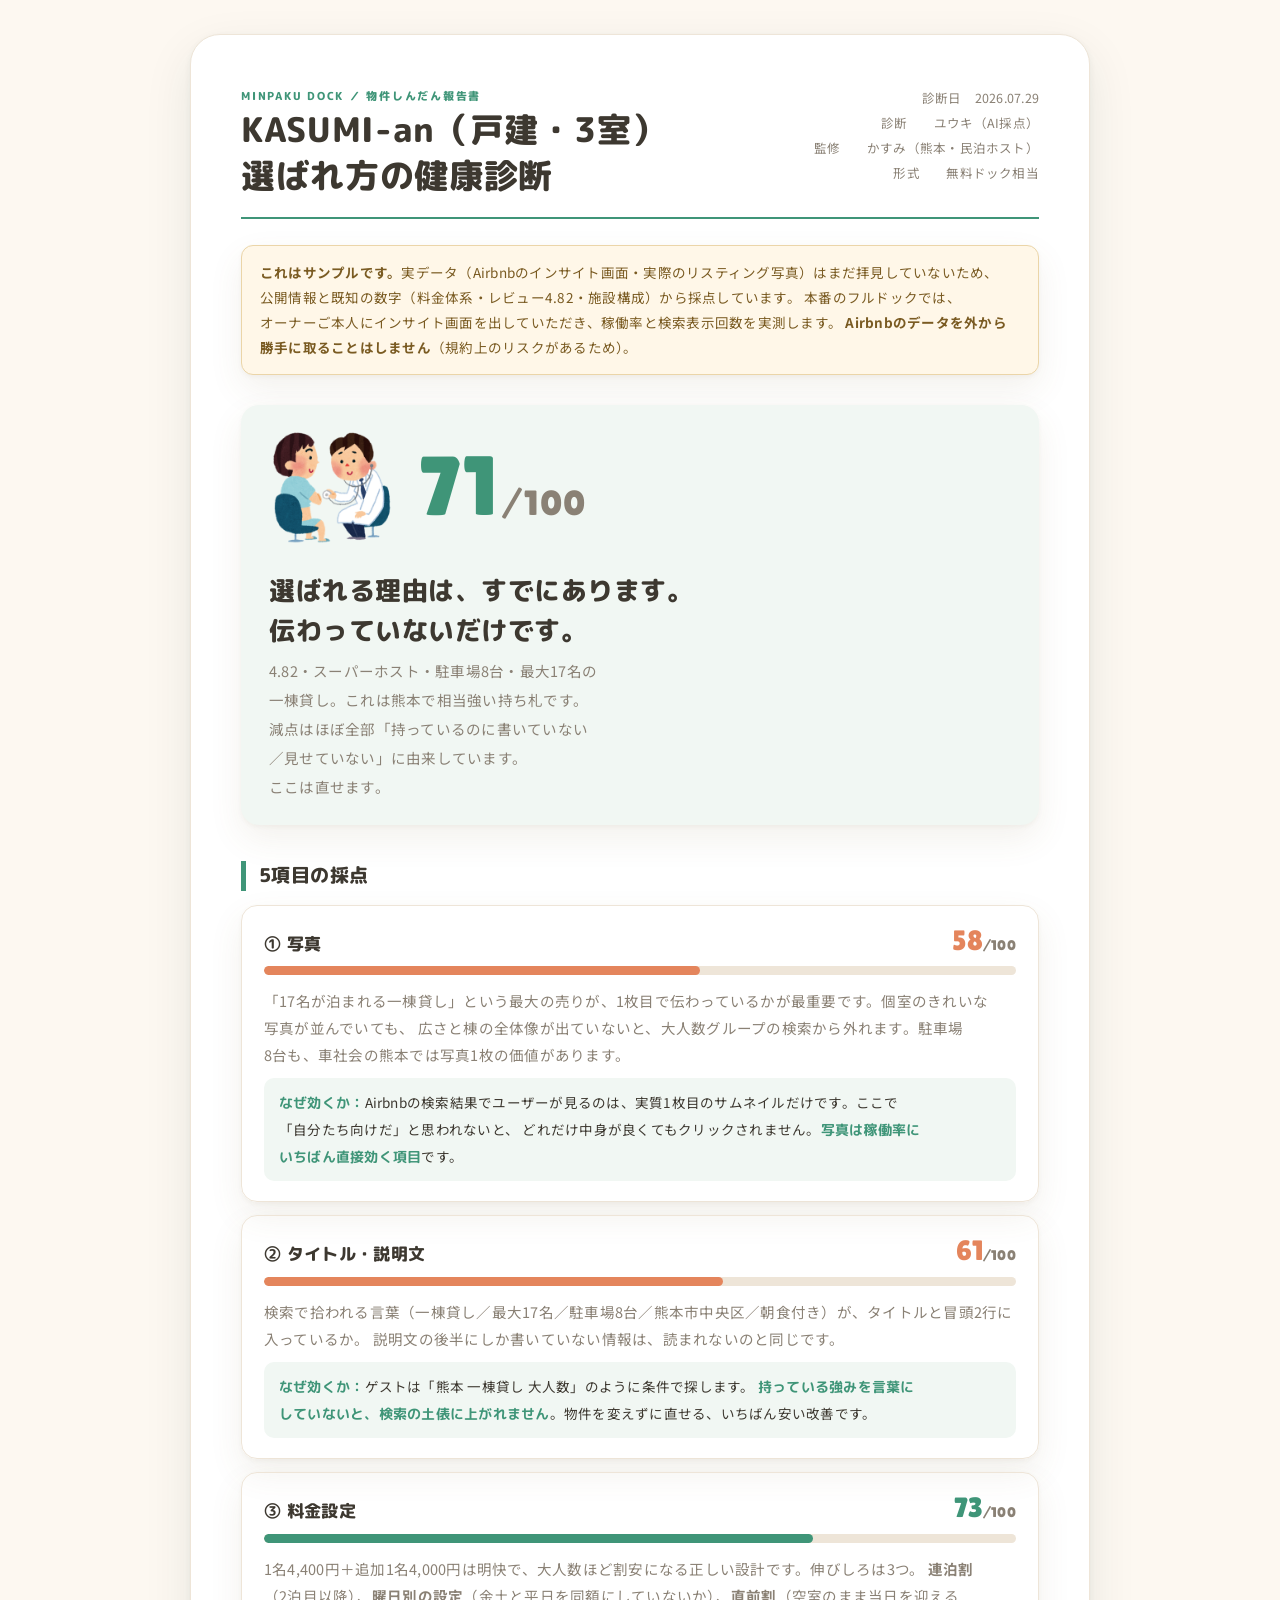
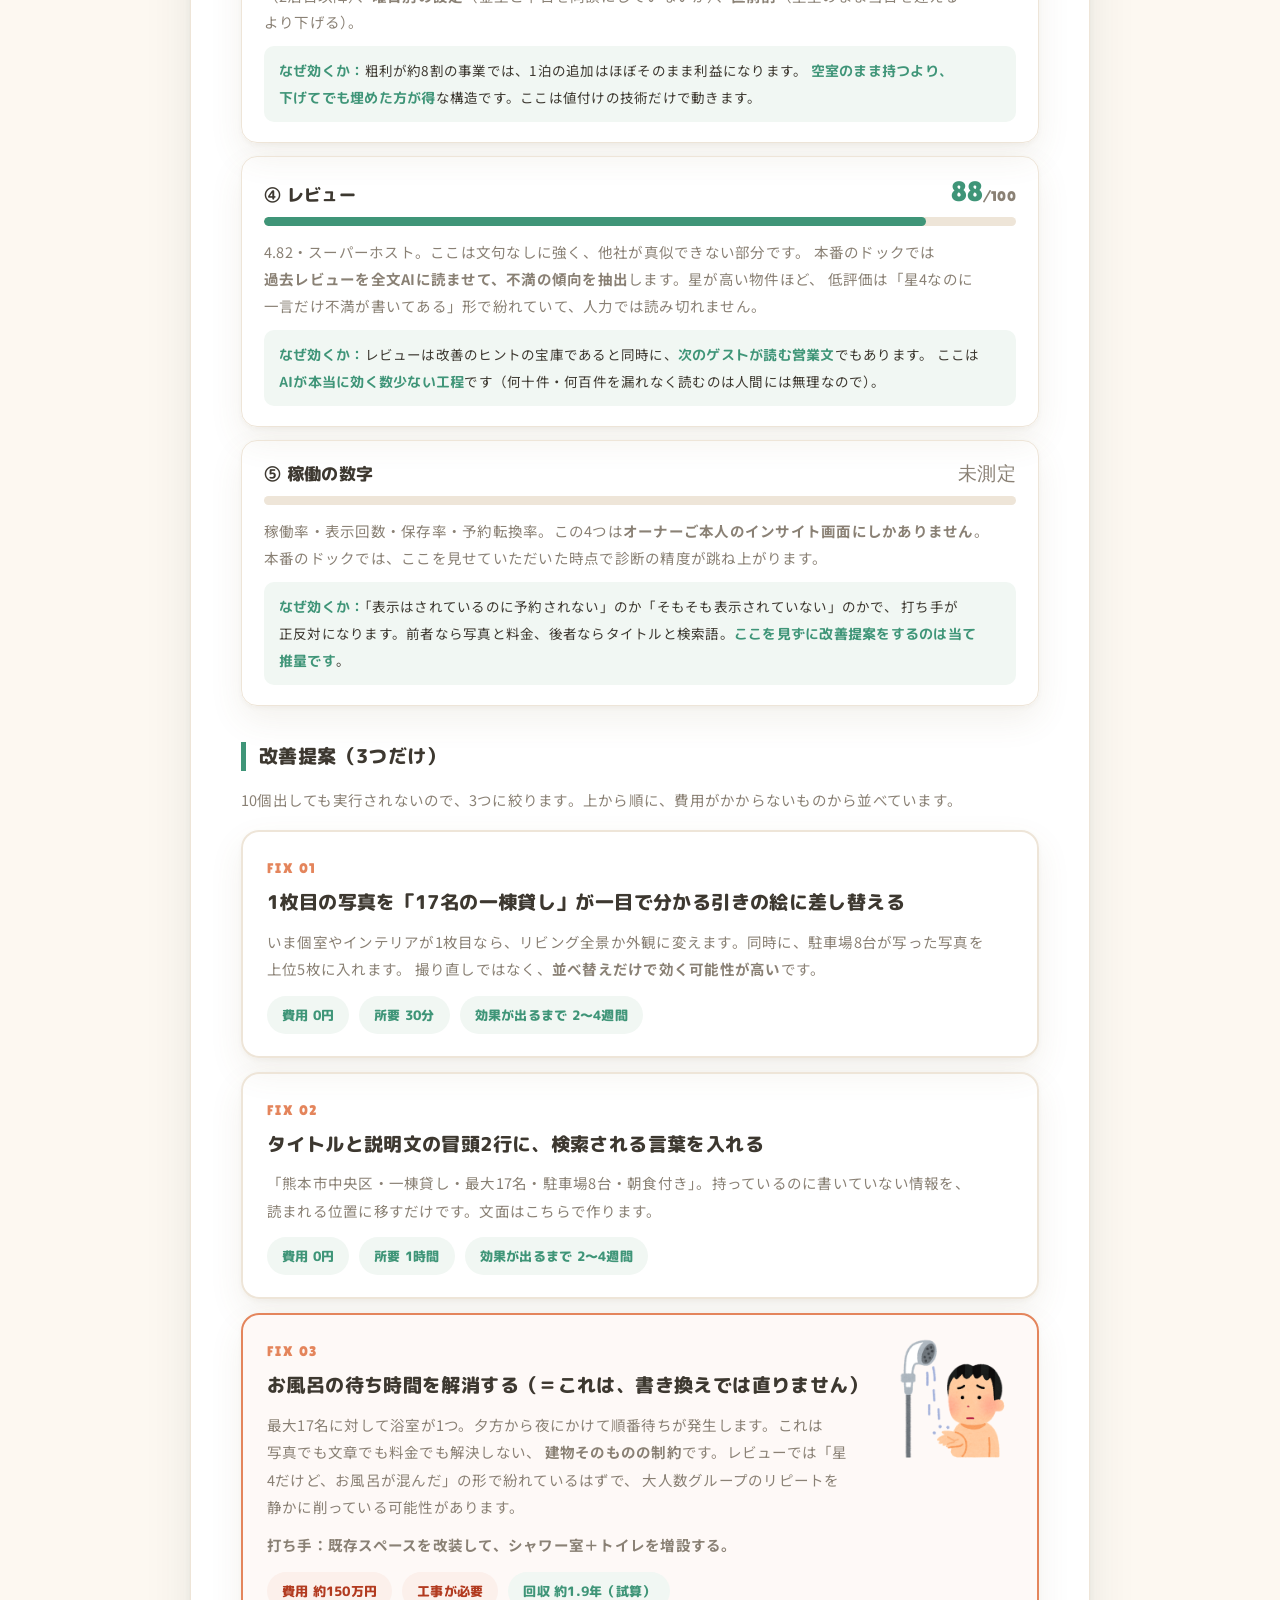
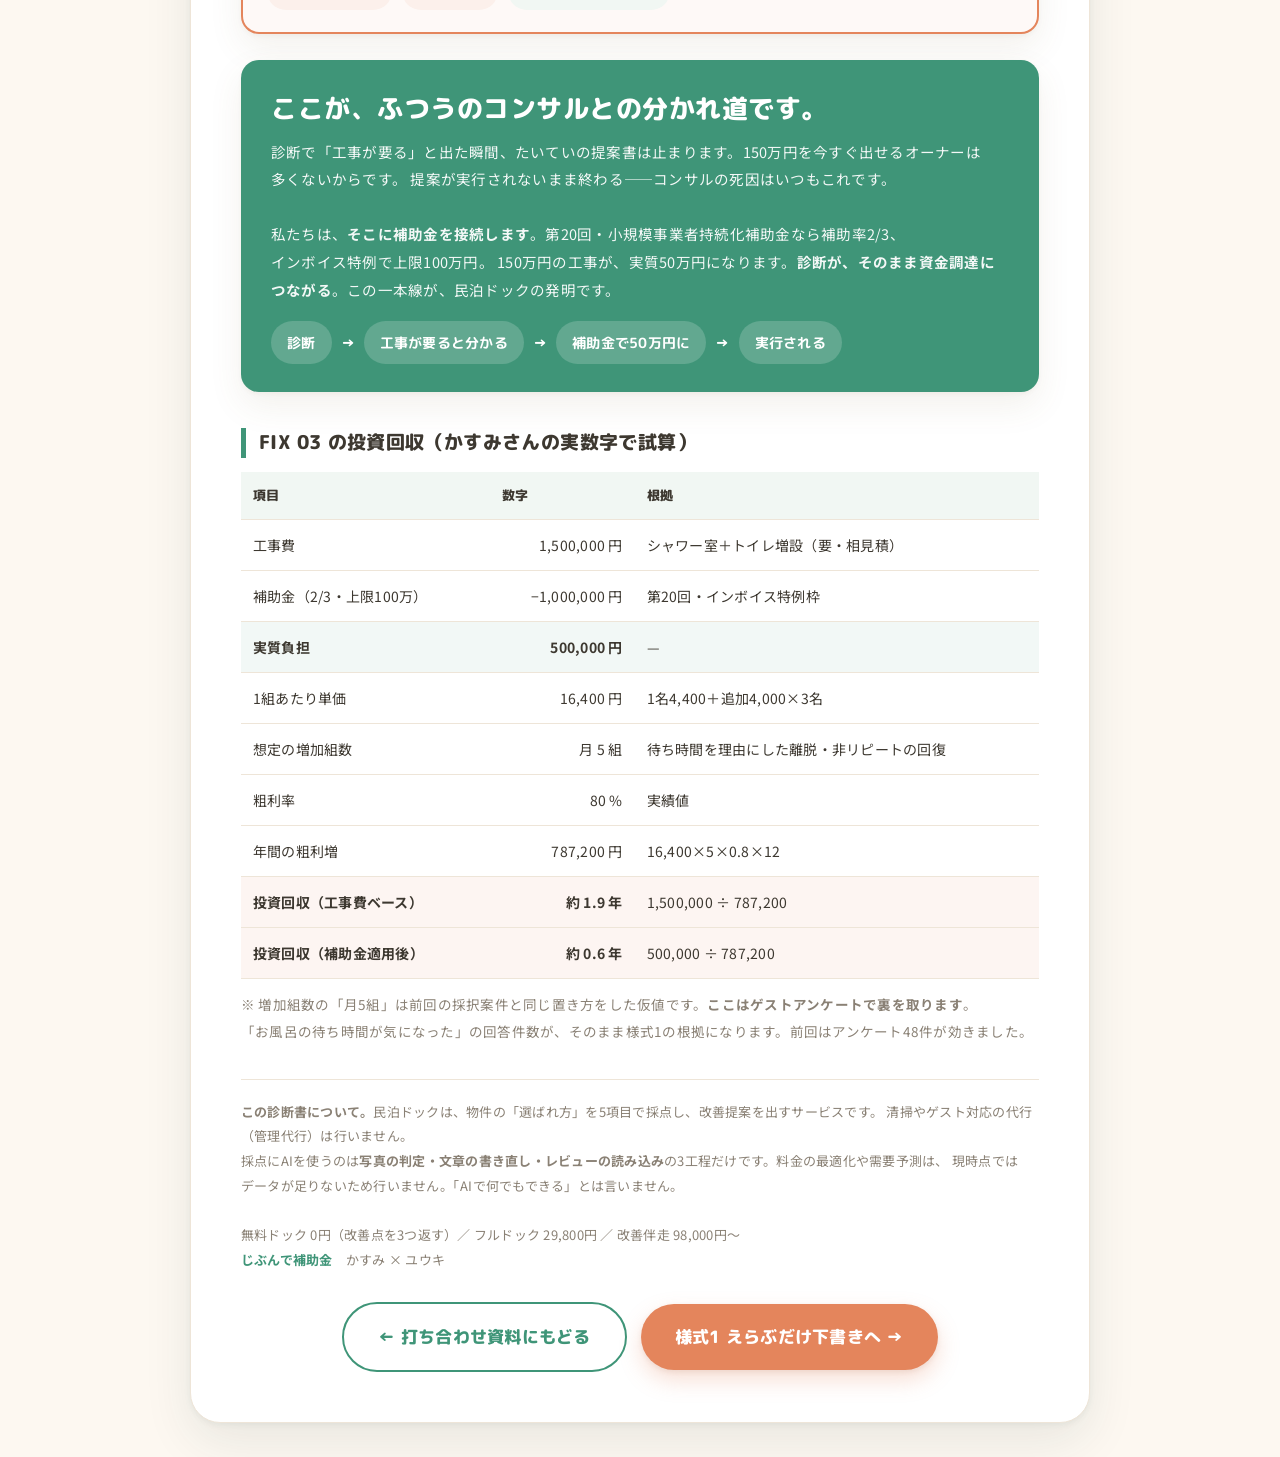
<file: dock-report.html>
<!doctype html>
<html lang="ja">
<head>
<meta name="robots" content="noindex,nofollow">
<meta charset="utf-8">
<meta name="viewport" content="width=device-width,initial-scale=1">
<meta name="color-scheme" content="light">
<title>民泊ドック 診断書｜サンプル</title>
<link rel="preconnect" href="https://fonts.googleapis.com">
<link rel="preconnect" href="https://fonts.gstatic.com" crossorigin>
<link href="https://fonts.googleapis.com/css2?family=Lilita+One&family=M+PLUS+Rounded+1c:wght@400;800&family=Noto+Sans+JP:wght@400;500;700&display=swap" rel="stylesheet">
<link rel="stylesheet" href="style.css">
<link rel="stylesheet" href="soft.css">
<style>
.sheet{max-width:900px;margin:34px auto;background:#fff;border:1px solid var(--line);border-radius:30px;
  padding:clamp(24px,4vw,50px);box-shadow:0 2px 6px rgba(20,60,60,.06),0 18px 50px rgba(20,60,60,.09)}
.hd{display:flex;justify-content:space-between;align-items:flex-start;gap:20px;
  border-bottom:2px solid var(--accent);padding-bottom:18px;margin-bottom:26px}
.hd h1{font-size:clamp(22px,3.6vw,34px);line-height:1.35}
.hd .meta{font-size:12.5px;color:var(--sub);text-align:right;line-height:2;white-space:nowrap}
.disc{background:#FFF7E8;border:1px solid #EBD5A8;border-radius:12px;padding:14px 18px;
  font-size:13.5px;color:#7A5B22;line-height:1.85;margin-bottom:30px}
.total{display:flex;gap:26px;align-items:center;background:#F1F7F3;border-radius:18px;
  padding:24px 28px;margin-bottom:34px;flex-wrap:wrap}
.total .big{font-family:"Lilita One",sans-serif;font-size:clamp(54px,9vw,84px);color:var(--accent);line-height:.95}
.total .big span{font-size:.42em;color:var(--sub);margin-left:4px}
.total .say h2{font-size:clamp(18px,2.6vw,26px);margin-bottom:6px}
.total .say p{font-size:14.5px;color:var(--sub);max-width:44ch}
h3.sh{font-size:19px;margin:36px 0 14px;padding-left:13px;border-left:5px solid var(--accent)}
.item{border:1px solid var(--line);border-radius:16px;padding:20px 22px;margin-bottom:13px}
.item .row{display:flex;justify-content:space-between;align-items:baseline;gap:14px;margin-bottom:9px}
.item h4{font-size:17px;font-family:"M PLUS Rounded 1c",sans-serif;font-weight:800}
.item .sc{font-family:"Lilita One",sans-serif;font-size:28px;color:var(--accent);line-height:1;white-space:nowrap}
.item .sc span{font-size:.5em;color:var(--sub)}
.item.low .sc{color:var(--accent-2)}
.item.na .sc{color:var(--sub);font-size:19px}
.bar{height:9px;background:var(--line);border-radius:99px;overflow:hidden;margin-bottom:13px}
.bar i{display:block;height:100%;background:var(--accent);border-radius:99px}
.item.low .bar i{background:var(--accent-2)}
.item p{font-size:14.5px;color:var(--sub);line-height:1.85}
.item .why{margin-top:10px;font-size:13.5px;background:#F1F7F3;border-radius:10px;padding:11px 15px;color:var(--ink)}
.item .why b{color:var(--accent);font-family:"M PLUS Rounded 1c",sans-serif}
.fix{border:2px solid var(--line);border-radius:18px;padding:22px 24px;margin-bottom:14px}
.fix.hot{border-color:var(--accent-2);background:color-mix(in srgb,var(--accent-2) 5%,#fff)}
.fix .n{font-family:"Lilita One",sans-serif;color:var(--accent-2);font-size:14px;letter-spacing:.1em}
.fix h4{font-size:19px;margin:6px 0 10px}
.fix p{font-size:14.5px;color:var(--sub);line-height:1.9}
.fix .cost{margin-top:13px;display:flex;gap:10px;flex-wrap:wrap}
.tag{background:#F1F7F3;border-radius:99px;padding:6px 15px;font-size:13px;
  font-family:"M PLUS Rounded 1c",sans-serif;font-weight:800;color:var(--accent)}
.tag.o{background:color-mix(in srgb,var(--accent-2) 12%,#fff);color:#B23A1F}
.bridge{background:var(--accent);color:#fff;border-radius:18px;padding:28px 30px;margin-top:26px}
.bridge h3{font-size:clamp(19px,2.8vw,26px);margin-bottom:10px}
.bridge p{font-size:14.5px;line-height:1.9;opacity:.94}
.bridge .flow{display:flex;gap:9px;align-items:center;flex-wrap:wrap;margin-top:18px;font-size:13.5px;
  font-family:"M PLUS Rounded 1c",sans-serif;font-weight:800}
.bridge .flow b{background:rgba(255,255,255,.18);border-radius:99px;padding:8px 16px}
table{border-collapse:collapse;width:100%;font-size:14px;min-width:440px}
th,td{padding:11px 12px;border-bottom:1px solid var(--line);text-align:left;vertical-align:top}
th{background:#F1F7F3;font-family:"M PLUS Rounded 1c",sans-serif;font-weight:800;font-size:12.5px}
td.n{text-align:right;font-variant-numeric:tabular-nums}
.ft{margin-top:34px;padding-top:20px;border-top:1px solid var(--line);font-size:13px;color:var(--sub);line-height:1.9}
@media(max-width:700px){.hd{flex-direction:column}.hd .meta{text-align:left}}
</style>
</head>
<body>

<div class="sheet">

  <div class="hd">
    <div>
      <div class="eyebrow">MINPAKU DOCK ／ 物件しんだん報告書</div>
      <h1>KASUMI-an（戸建・3室）<br>選ばれ方の健康診断</h1>
    </div>
    <div class="meta">
      診断日　2026.07.29<br>
      診断　　ユウキ（AI採点）<br>
      監修　　かすみ（熊本・民泊ホスト）<br>
      形式　　無料ドック相当
    </div>
  </div>

  <div class="disc">
    <b>これはサンプルです。</b>実データ（Airbnbのインサイト画面・実際のリスティング写真）はまだ拝見していないため、
    公開情報と既知の数字（料金体系・レビュー4.82・施設構成）から採点しています。
    本番のフルドックでは、オーナーご本人にインサイト画面を出していただき、稼働率と検索表示回数を実測します。
    <b>Airbnbのデータを外から勝手に取ることはしません</b>（規約上のリスクがあるため）。
  </div>

  <div class="total">
    <img class="ill ill-s" src="img/kenkoushindan_choushinki.png" alt="">
    <div class="big">71<span>/100</span></div>
    <div class="say">
      <h2>選ばれる理由は、すでにあります。<br>伝わっていないだけです。</h2>
      <p>4.82・スーパーホスト・駐車場8台・最大17名の一棟貸し。これは熊本で相当強い持ち札です。
      減点はほぼ全部「持っているのに書いていない／見せていない」に由来しています。ここは直せます。</p>
    </div>
  </div>

  <h3 class="sh">5項目の採点</h3>

  <div class="item low">
    <div class="row"><h4>① 写真</h4><div class="sc">58<span>/100</span></div></div>
    <div class="bar"><i style="width:58%"></i></div>
    <p>「17名が泊まれる一棟貸し」という最大の売りが、1枚目で伝わっているかが最重要です。個室のきれいな写真が並んでいても、
    広さと棟の全体像が出ていないと、大人数グループの検索から外れます。駐車場8台も、車社会の熊本では写真1枚の価値があります。</p>
    <div class="why"><b>なぜ効くか：</b>Airbnbの検索結果でユーザーが見るのは、実質1枚目のサムネイルだけです。ここで「自分たち向けだ」と思われないと、
    どれだけ中身が良くてもクリックされません。<b>写真は稼働率にいちばん直接効く項目</b>です。</div>
  </div>

  <div class="item low">
    <div class="row"><h4>② タイトル・説明文</h4><div class="sc">61<span>/100</span></div></div>
    <div class="bar"><i style="width:61%"></i></div>
    <p>検索で拾われる言葉（一棟貸し／最大17名／駐車場8台／熊本市中央区／朝食付き）が、タイトルと冒頭2行に入っているか。
    説明文の後半にしか書いていない情報は、読まれないのと同じです。</p>
    <div class="why"><b>なぜ効くか：</b>ゲストは「熊本 一棟貸し 大人数」のように条件で探します。
    <b>持っている強みを言葉にしていないと、検索の土俵に上がれません</b>。物件を変えずに直せる、いちばん安い改善です。</div>
  </div>

  <div class="item">
    <div class="row"><h4>③ 料金設定</h4><div class="sc">73<span>/100</span></div></div>
    <div class="bar"><i style="width:73%"></i></div>
    <p>1名4,400円＋追加1名4,000円は明快で、大人数ほど割安になる正しい設計です。伸びしろは3つ。
    <b>連泊割</b>（2泊目以降）、<b>曜日別の設定</b>（金土と平日を同額にしていないか）、<b>直前割</b>（空室のまま当日を迎えるより下げる）。</p>
    <div class="why"><b>なぜ効くか：</b>粗利が約8割の事業では、1泊の追加はほぼそのまま利益になります。
    <b>空室のまま持つより、下げてでも埋めた方が得</b>な構造です。ここは値付けの技術だけで動きます。</div>
  </div>

  <div class="item">
    <div class="row"><h4>④ レビュー</h4><div class="sc">88<span>/100</span></div></div>
    <div class="bar"><i style="width:88%"></i></div>
    <p>4.82・スーパーホスト。ここは文句なしに強く、他社が真似できない部分です。
    本番のドックでは<b>過去レビューを全文AIに読ませて、不満の傾向を抽出</b>します。星が高い物件ほど、
    低評価は「星4なのに一言だけ不満が書いてある」形で紛れていて、人力では読み切れません。</p>
    <div class="why"><b>なぜ効くか：</b>レビューは改善のヒントの宝庫であると同時に、<b>次のゲストが読む営業文</b>でもあります。
    ここは<b>AIが本当に効く数少ない工程</b>です（何十件・何百件を漏れなく読むのは人間には無理なので）。</div>
  </div>

  <div class="item na">
    <div class="row"><h4>⑤ 稼働の数字</h4><div class="sc">未測定</div></div>
    <div class="bar"><i style="width:0%"></i></div>
    <p>稼働率・表示回数・保存率・予約転換率。この4つは<b>オーナーご本人のインサイト画面にしかありません</b>。
    本番のドックでは、ここを見せていただいた時点で診断の精度が跳ね上がります。</p>
    <div class="why"><b>なぜ効くか：</b>「表示はされているのに予約されない」のか「そもそも表示されていない」のかで、
    打ち手が正反対になります。前者なら写真と料金、後者ならタイトルと検索語。<b>ここを見ずに改善提案をするのは当て推量です</b>。</div>
  </div>

  <h3 class="sh">改善提案（3つだけ）</h3>
  <p style="font-size:14.5px;color:var(--sub);margin-bottom:16px">
    10個出しても実行されないので、3つに絞ります。上から順に、費用がかからないものから並べています。</p>

  <div class="fix">
    <div class="n">FIX 01</div>
    <h4>1枚目の写真を「17名の一棟貸し」が一目で分かる引きの絵に差し替える</h4>
    <p>いま個室やインテリアが1枚目なら、リビング全景か外観に変えます。同時に、駐車場8台が写った写真を上位5枚に入れます。
    撮り直しではなく、<b>並べ替えだけで効く可能性が高い</b>です。</p>
    <div class="cost"><span class="tag">費用 0円</span><span class="tag">所要 30分</span><span class="tag">効果が出るまで 2〜4週間</span></div>
  </div>

  <div class="fix">
    <div class="n">FIX 02</div>
    <h4>タイトルと説明文の冒頭2行に、検索される言葉を入れる</h4>
    <p>「熊本市中央区・一棟貸し・最大17名・駐車場8台・朝食付き」。持っているのに書いていない情報を、
    読まれる位置に移すだけです。文面はこちらで作ります。</p>
    <div class="cost"><span class="tag">費用 0円</span><span class="tag">所要 1時間</span><span class="tag">効果が出るまで 2〜4週間</span></div>
  </div>

  <div class="fix hot">
    <img class="ill ill-s" src="img/ofuro_shower_yowai.png" alt="" style="float:right;margin:0 0 10px 16px">
    <div class="n">FIX 03</div>
    <h4>お風呂の待ち時間を解消する（＝これは、書き換えでは直りません）</h4>
    <p>最大17名に対して浴室が1つ。夕方から夜にかけて順番待ちが発生します。これは写真でも文章でも料金でも解決しない、
    <b>建物そのものの制約</b>です。レビューでは「星4だけど、お風呂が混んだ」の形で紛れているはずで、
    大人数グループのリピートを静かに削っている可能性があります。</p>
    <p style="margin-top:10px"><b>打ち手：既存スペースを改装して、シャワー室＋トイレを増設する。</b></p>
    <div class="cost"><span class="tag o">費用 約150万円</span><span class="tag o">工事が必要</span><span class="tag">回収 約1.9年（試算）</span></div>
  </div>

  <div class="bridge">
    <h3>ここが、ふつうのコンサルとの分かれ道です。</h3>
    <p>診断で「工事が要る」と出た瞬間、たいていの提案書は止まります。150万円を今すぐ出せるオーナーは多くないからです。
    提案が実行されないまま終わる——コンサルの死因はいつもこれです。<br><br>
    私たちは、<b>そこに補助金を接続します</b>。第20回・小規模事業者持続化補助金なら補助率2/3、インボイス特例で上限100万円。
    150万円の工事が、実質50万円になります。<b>診断が、そのまま資金調達につながる</b>。この一本線が、民泊ドックの発明です。</p>
    <div class="flow">
      <b>診断</b><span>→</span><b>工事が要ると分かる</b><span>→</span><b>補助金で50万円に</b><span>→</span><b>実行される</b>
    </div>
  </div>

  <h3 class="sh">FIX 03 の投資回収（かすみさんの実数字で試算）</h3>
  <div class="scroll-x">
  <table>
    <tr><th>項目</th><th class="n">数字</th><th>根拠</th></tr>
    <tr><td>工事費</td><td class="n">1,500,000 円</td><td>シャワー室＋トイレ増設（要・相見積）</td></tr>
    <tr><td>補助金（2/3・上限100万）</td><td class="n">−1,000,000 円</td><td>第20回・インボイス特例枠</td></tr>
    <tr style="background:color-mix(in srgb,var(--accent) 7%,#fff)"><td><b>実質負担</b></td><td class="n"><b>500,000 円</b></td><td>—</td></tr>
    <tr><td>1組あたり単価</td><td class="n">16,400 円</td><td>1名4,400＋追加4,000×3名</td></tr>
    <tr><td>想定の増加組数</td><td class="n">月 5 組</td><td>待ち時間を理由にした離脱・非リピートの回復</td></tr>
    <tr><td>粗利率</td><td class="n">80 %</td><td>実績値</td></tr>
    <tr><td>年間の粗利増</td><td class="n">787,200 円</td><td>16,400×5×0.8×12</td></tr>
    <tr style="background:color-mix(in srgb,var(--accent-2) 8%,#fff)"><td><b>投資回収（工事費ベース）</b></td><td class="n"><b>約 1.9 年</b></td><td>1,500,000 ÷ 787,200</td></tr>
    <tr style="background:color-mix(in srgb,var(--accent-2) 8%,#fff)"><td><b>投資回収（補助金適用後）</b></td><td class="n"><b>約 0.6 年</b></td><td>500,000 ÷ 787,200</td></tr>
  </table>
  </div>
  <p style="font-size:13.5px;color:var(--sub);margin-top:12px">
    ※ 増加組数の「月5組」は前回の採択案件と同じ置き方をした仮値です。<b>ここはゲストアンケートで裏を取ります</b>。
    「お風呂の待ち時間が気になった」の回答件数が、そのまま様式1の根拠になります。前回はアンケート48件が効きました。</p>

  <div class="ft">
    <b>この診断書について。</b>民泊ドックは、物件の「選ばれ方」を5項目で採点し、改善提案を出すサービスです。
    清掃やゲスト対応の代行（管理代行）は行いません。<br>
    採点にAIを使うのは<b>写真の判定・文章の書き直し・レビューの読み込み</b>の3工程だけです。料金の最適化や需要予測は、
    現時点ではデータが足りないため行いません。「AIで何でもできる」とは言いません。<br><br>
    無料ドック 0円（改善点を3つ返す）／ フルドック 29,800円 ／ 改善伴走 98,000円〜<br>
    <span style="color:var(--accent);font-weight:700">じぶんで補助金</span>　かすみ × ユウキ
  </div>

  <p style="text-align:center;margin-top:30px">
    <a class="btn ghost" href="followup.html">← 打ち合わせ資料にもどる</a>
    <a class="btn" href="form1.html" style="margin-left:10px">様式1 えらぶだけ下書きへ →</a>
  </p>

</div>

</body>
</html>
</file>
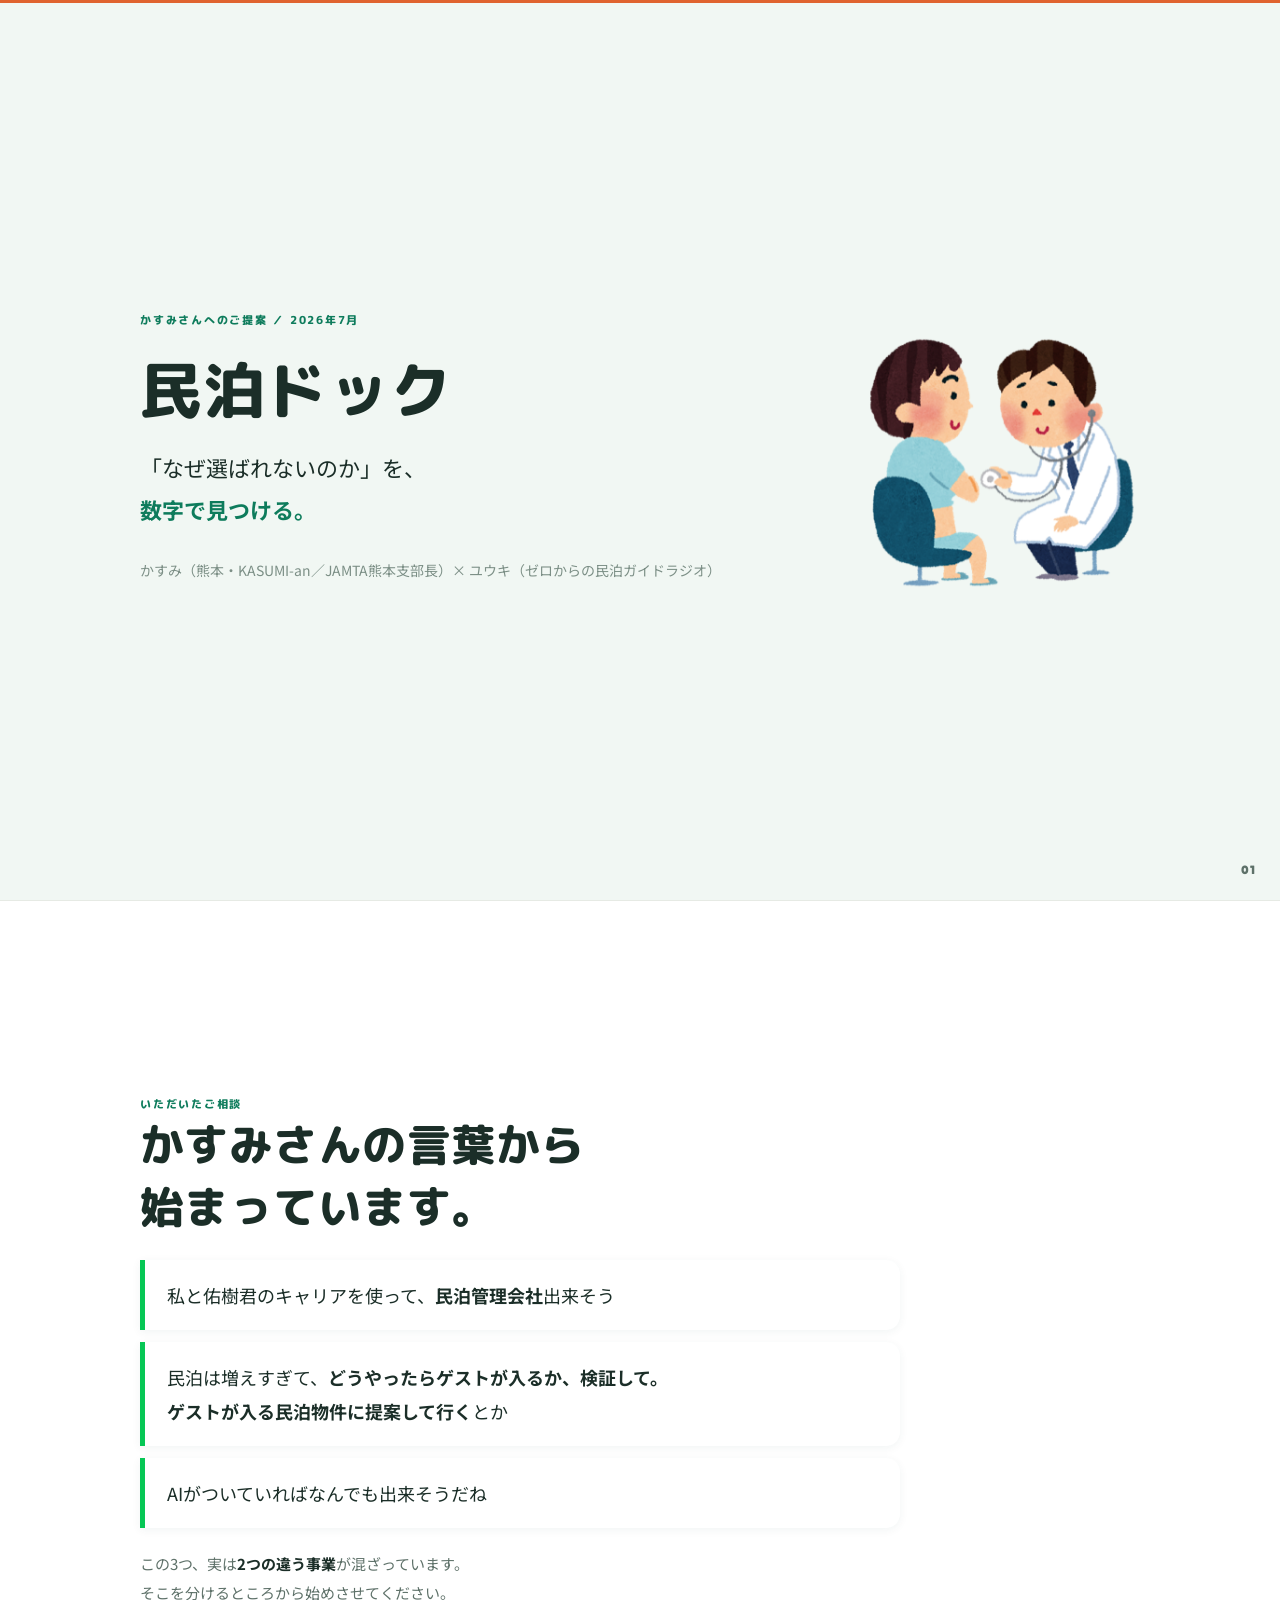
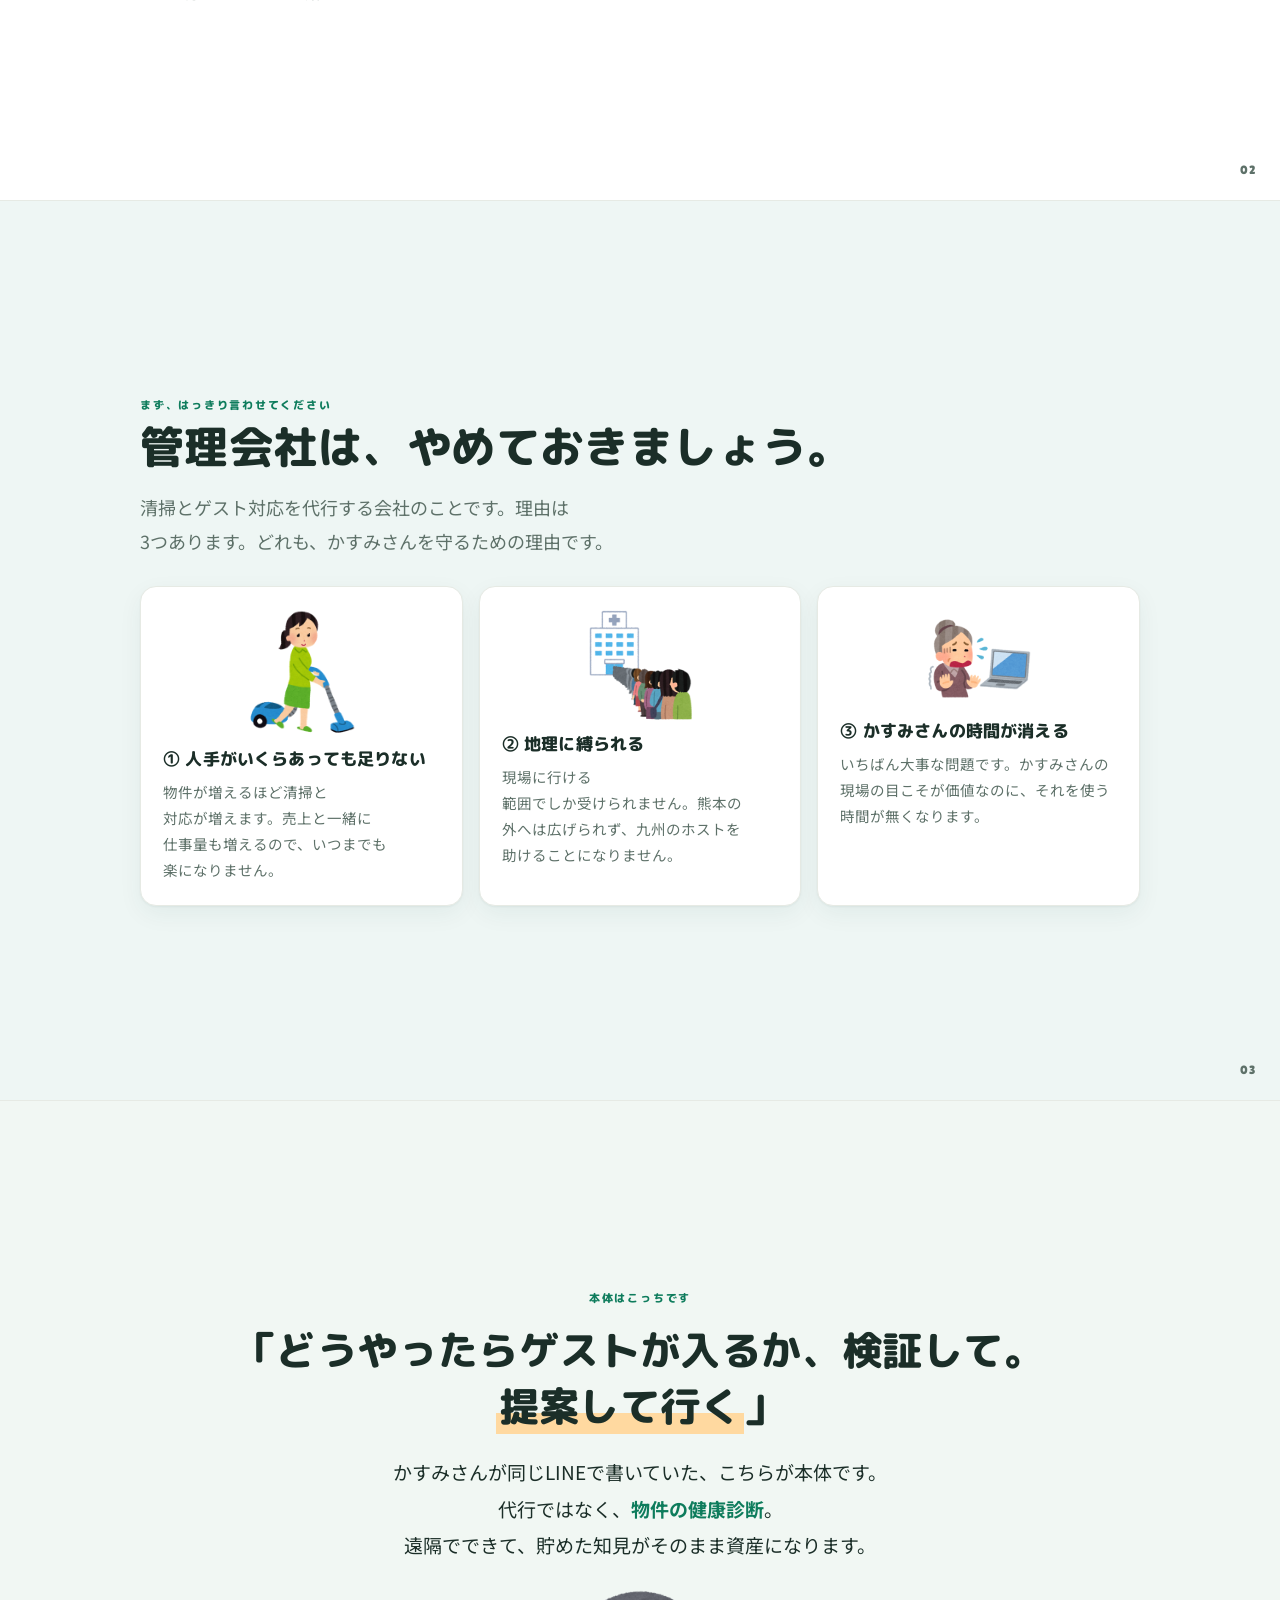
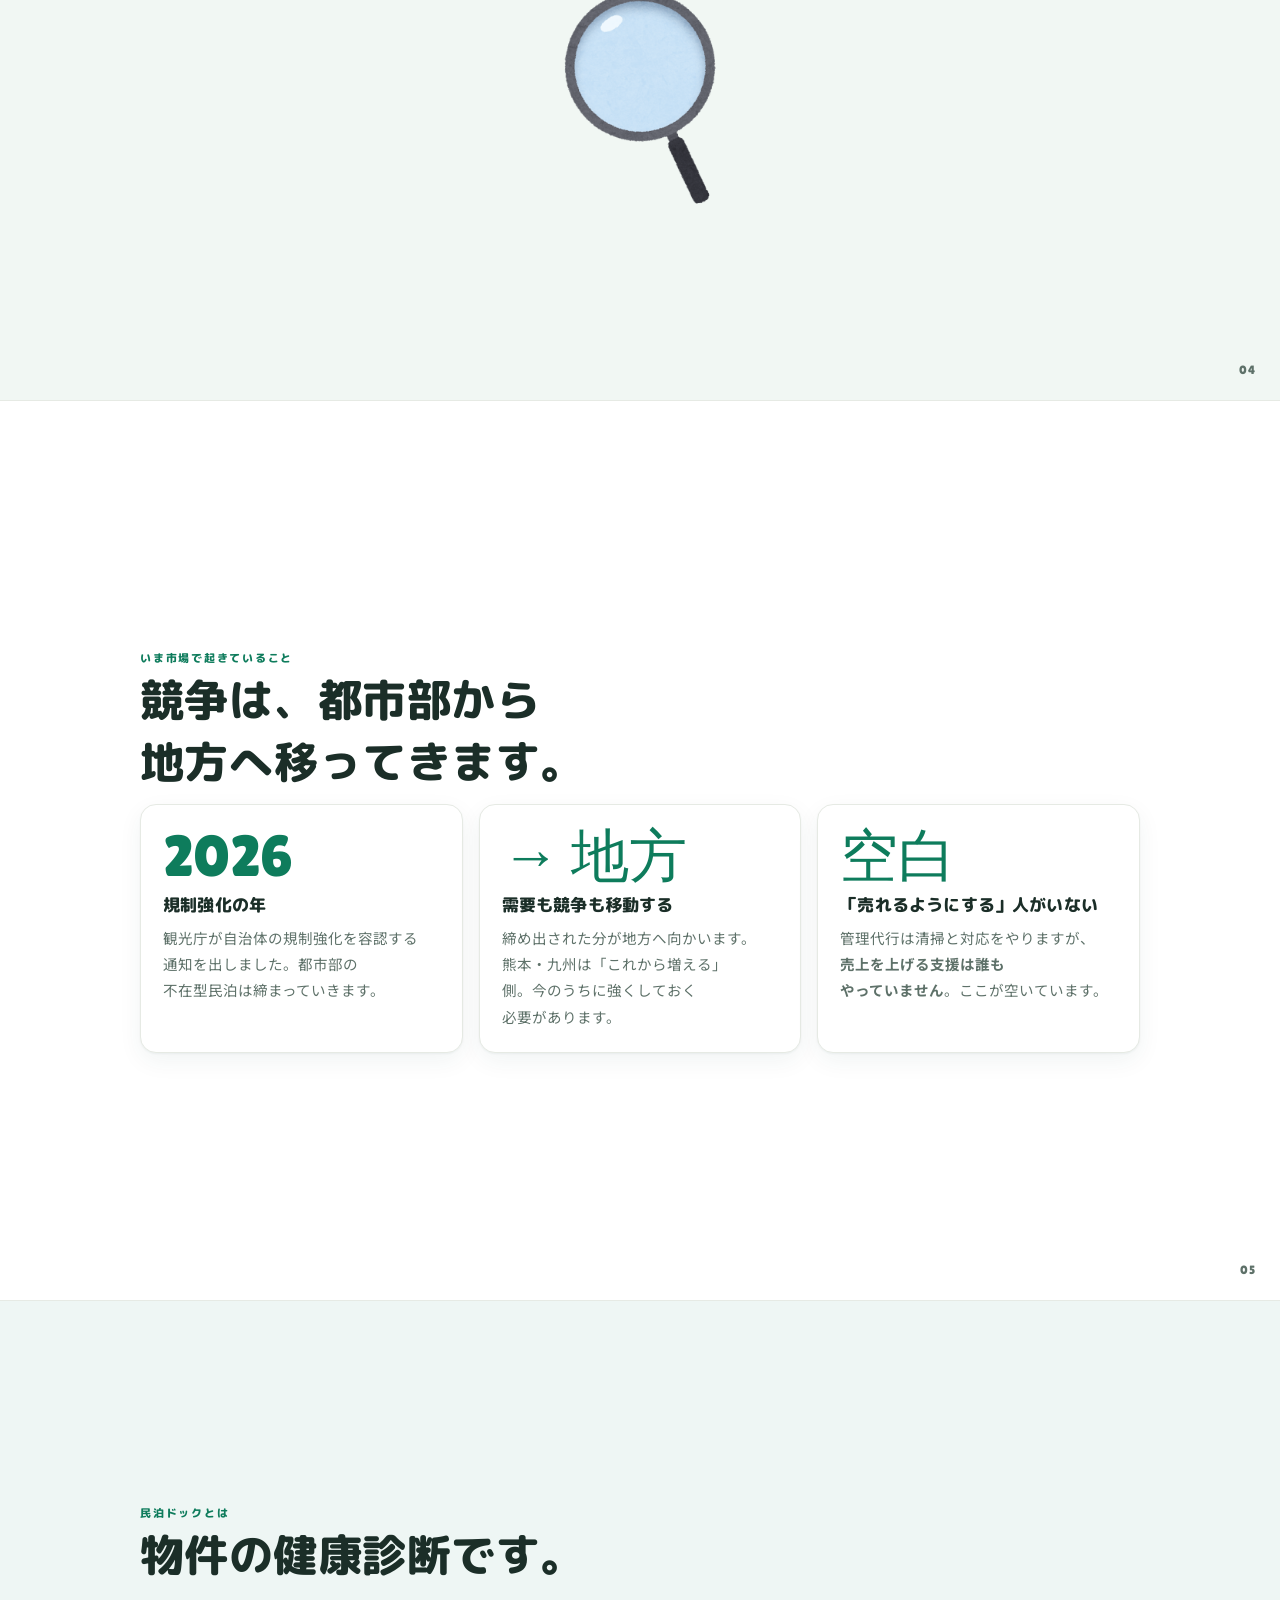
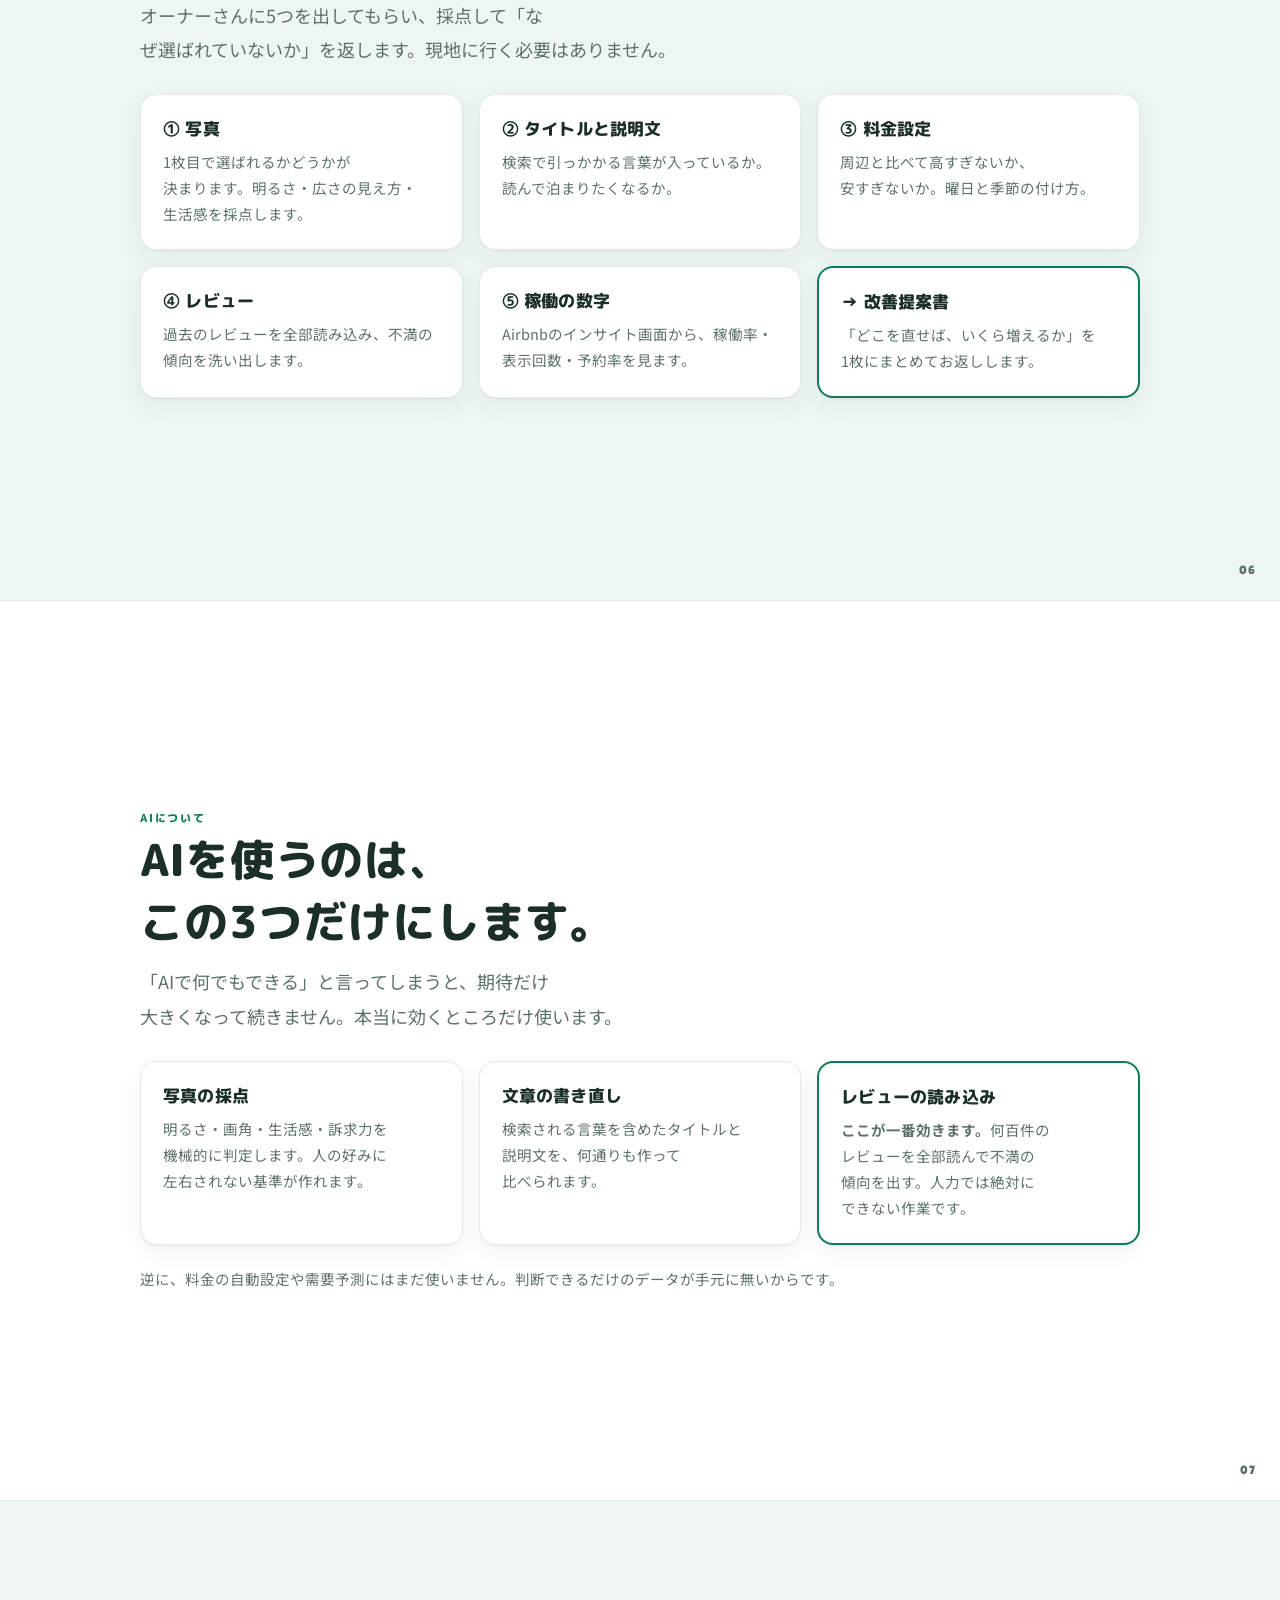
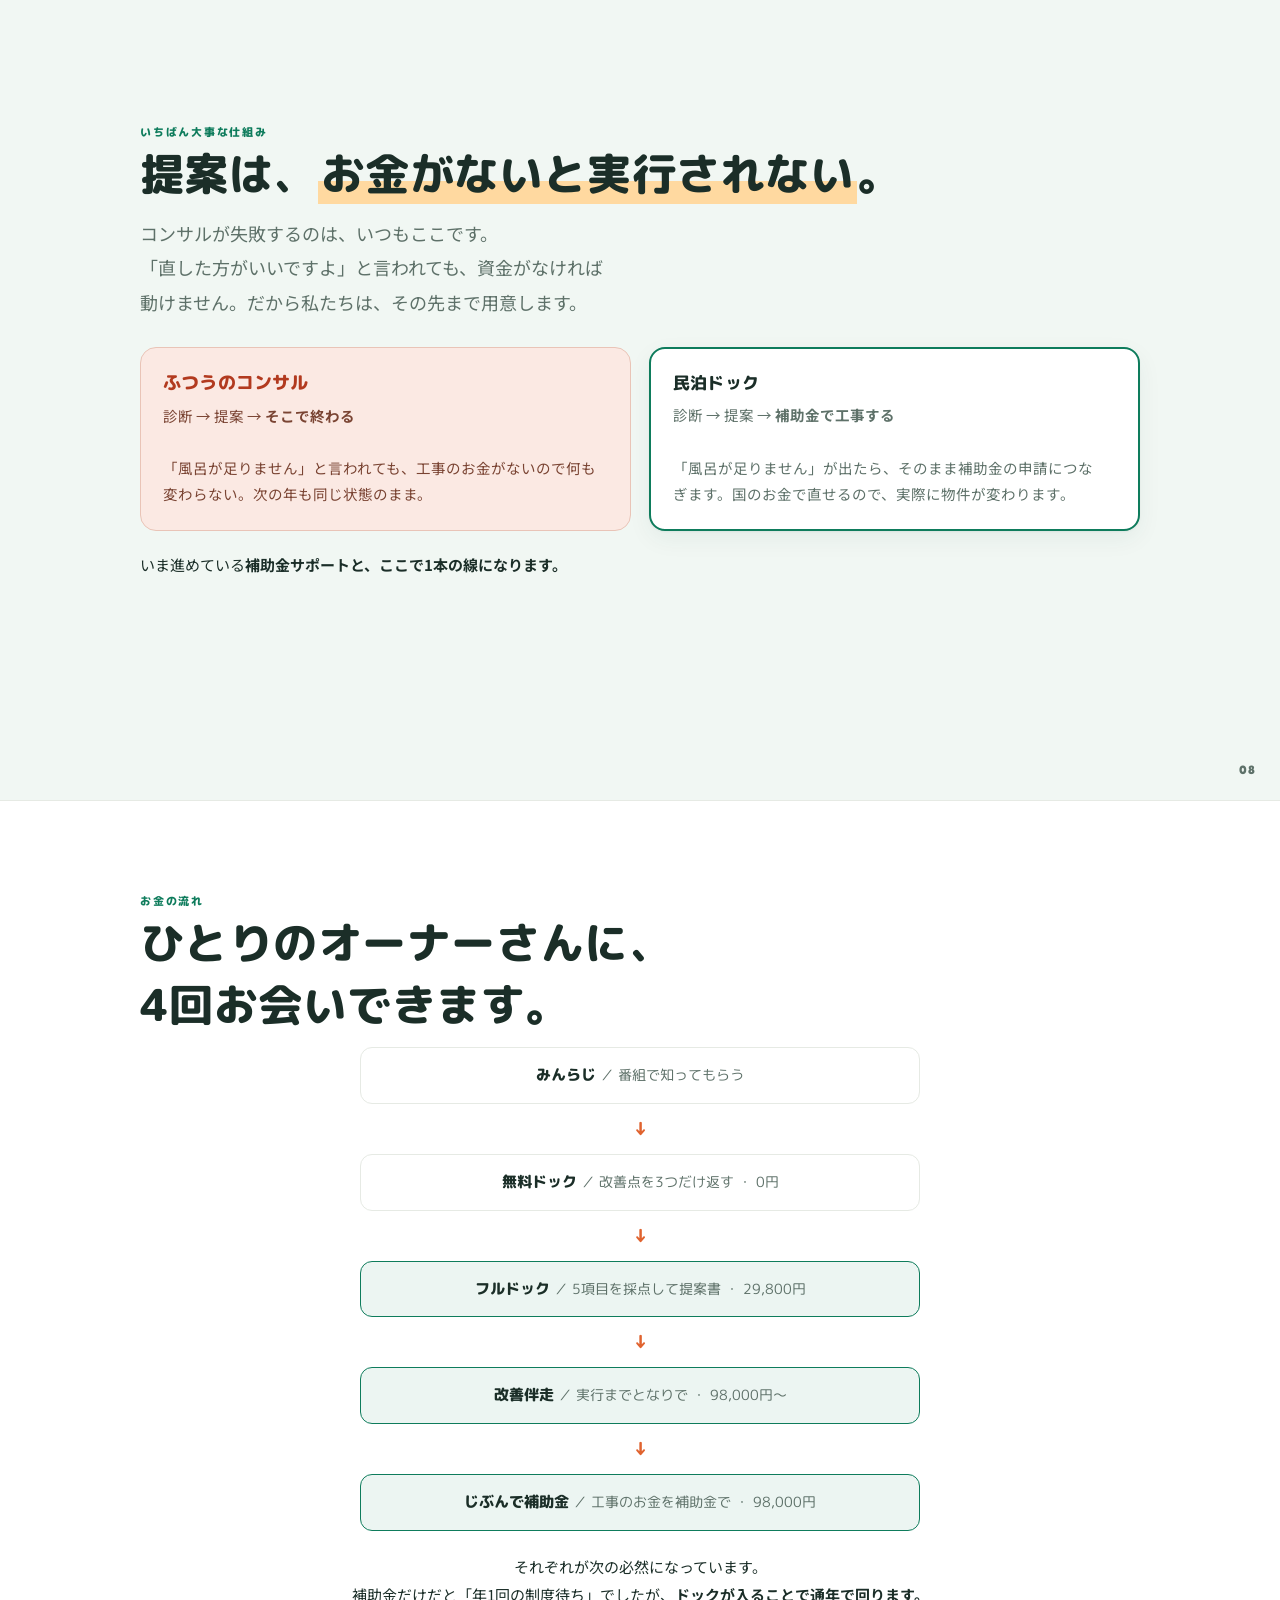
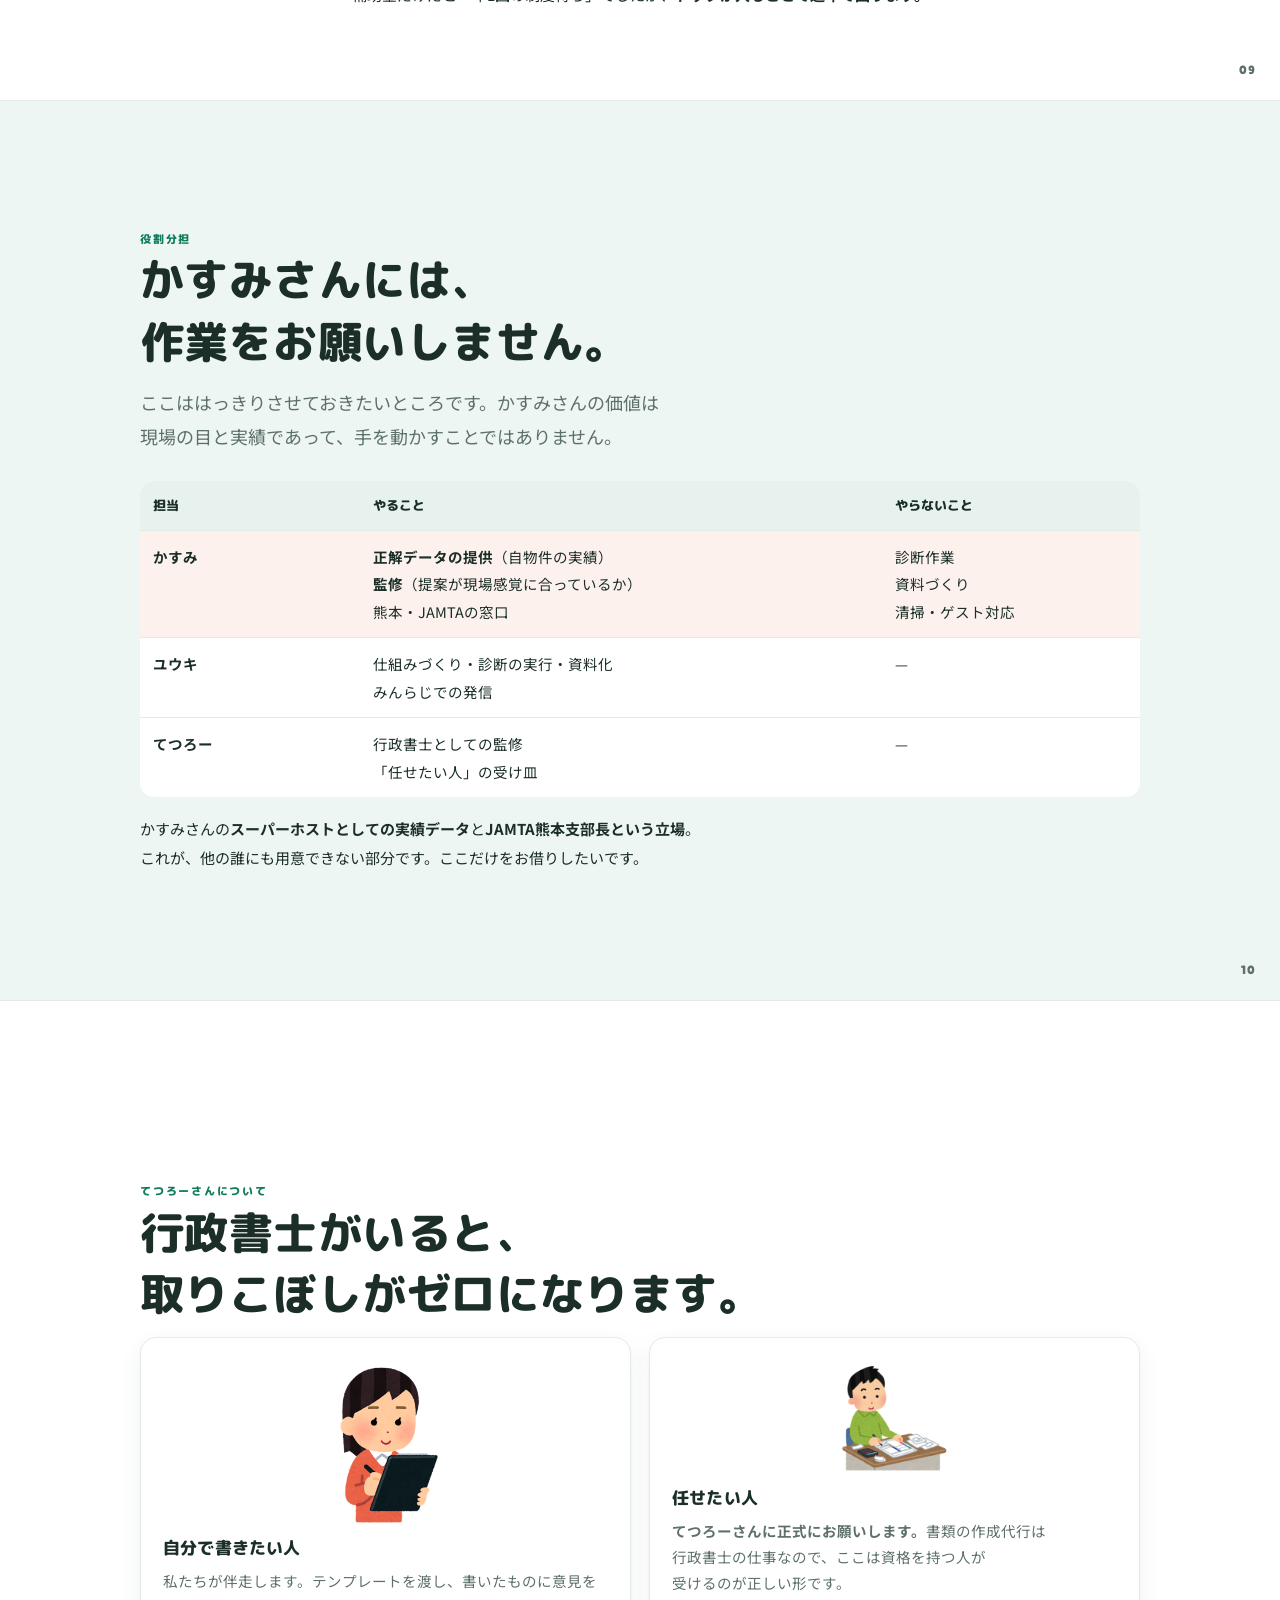
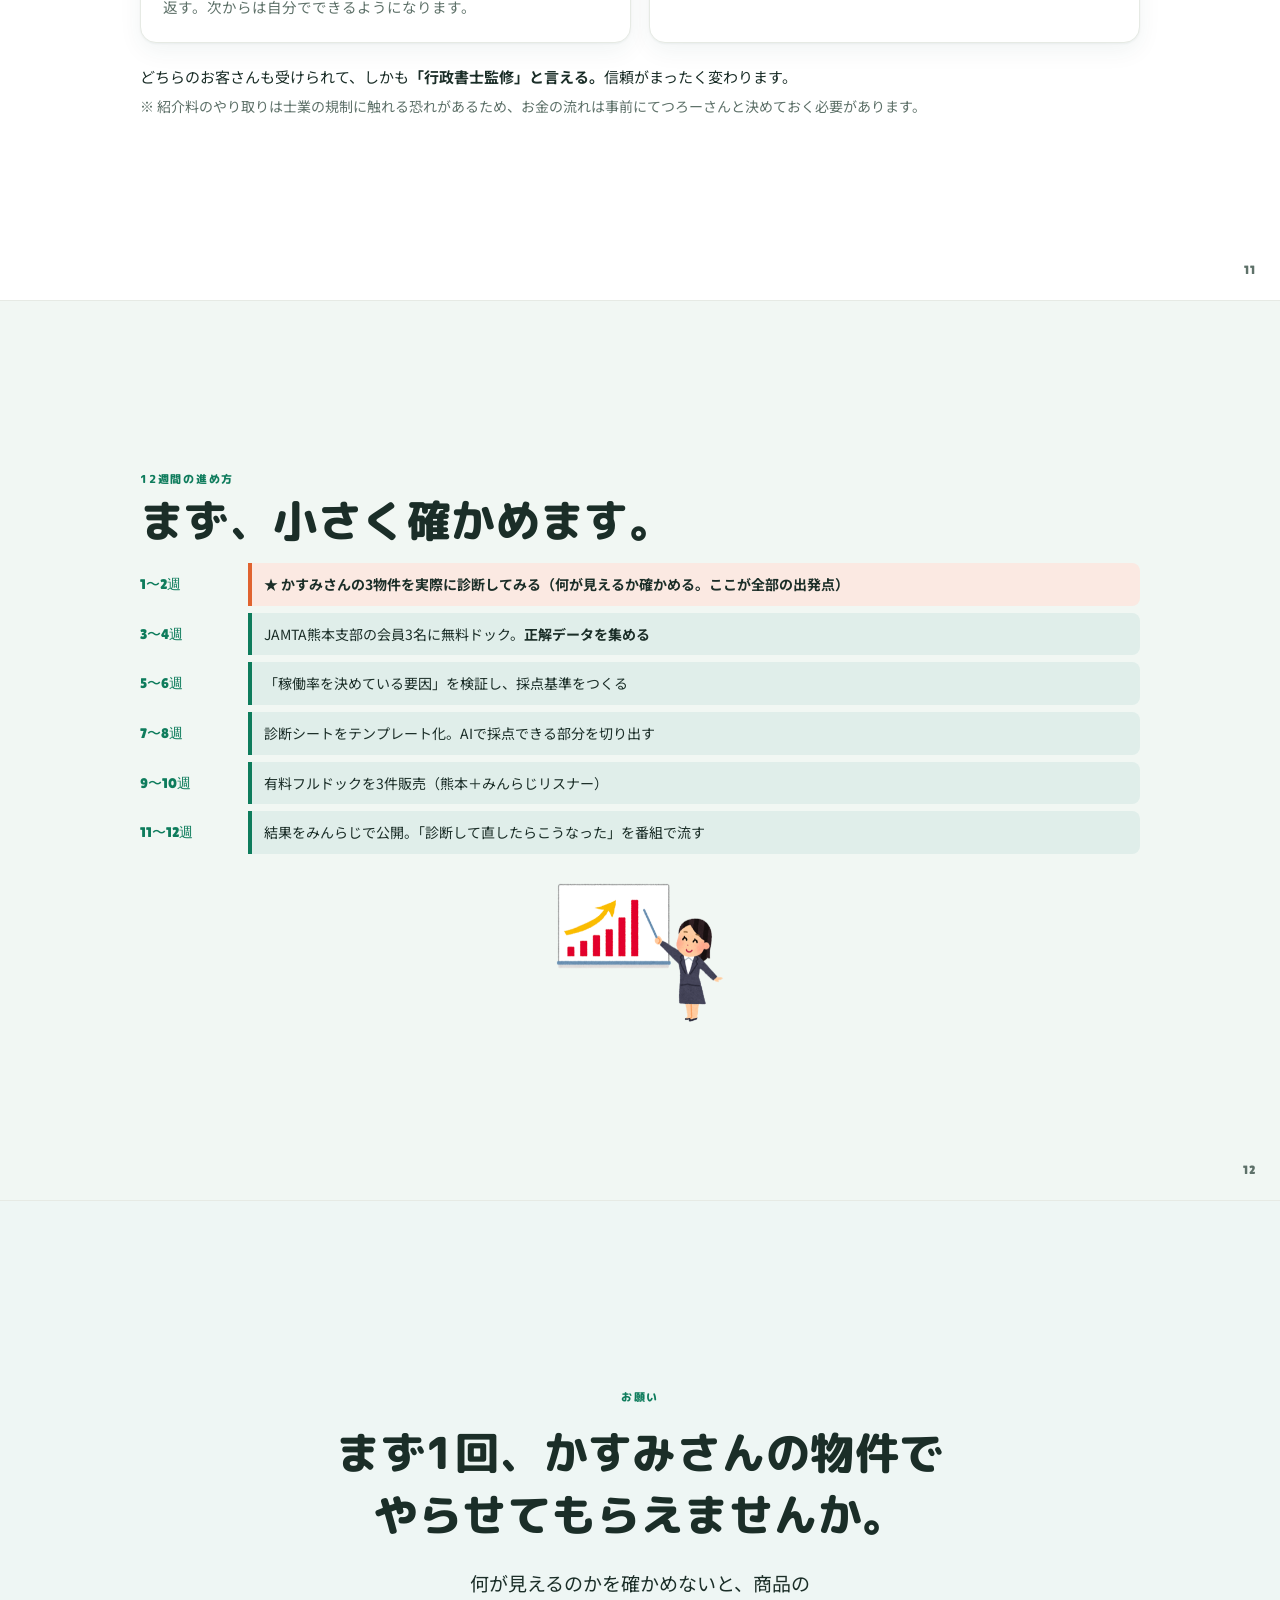
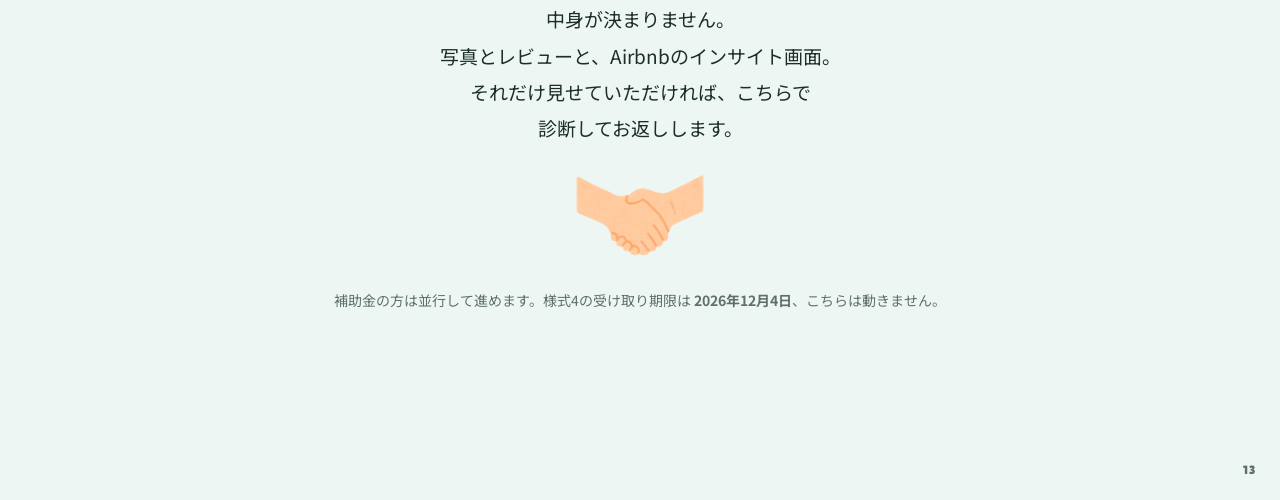
<file: dock.html>
<!doctype html>
<html lang="ja">
<head>
<meta name="robots" content="noindex,nofollow">
<meta charset="utf-8">
<meta name="viewport" content="width=device-width,initial-scale=1">
<meta name="color-scheme" content="light">
<title>民泊ドック｜ご提案</title>
<link rel="preconnect" href="https://fonts.googleapis.com">
<link rel="preconnect" href="https://fonts.gstatic.com" crossorigin>
<link href="https://fonts.googleapis.com/css2?family=Lilita+One&family=M+PLUS+Rounded+1c:wght@400;800&family=Noto+Sans+JP:wght@400;500;700&display=swap" rel="stylesheet">
<link rel="stylesheet" href="style.css">
<style>
html{scroll-behavior:smooth}
body{scroll-snap-type:y mandatory;overflow-y:scroll;height:100vh}
.s{scroll-snap-align:start;min-height:100vh;display:flex;flex-direction:column;
  justify-content:center;padding:66px 30px;position:relative}
.s>.inner{max-width:1000px;margin:0 auto;width:100%}
.s+.s{border-top:1px solid var(--line)}
.s.tint{background:color-mix(in srgb,var(--accent) 7%,var(--bg))}
.s.soft{background:#F1F7F3}
h2.t{font-size:clamp(24px,4.2vw,44px);margin-bottom:12px}
.lead{color:var(--sub);font-size:clamp(15px,1.7vw,18px);margin-bottom:28px;max-width:62ch}
.pgn{position:absolute;right:24px;bottom:18px;font-size:12px;color:var(--sub);
  font-family:"Lilita One",sans-serif;letter-spacing:.1em}
.grid3{display:grid;gap:16px;grid-template-columns:repeat(3,1fr)}
.grid2{display:grid;gap:18px;grid-template-columns:1fr 1fr}
.card{background:#fff;border:1px solid var(--line);border-radius:16px;padding:22px;
  box-shadow:0 1px 2px rgba(20,60,60,.05),0 8px 24px rgba(20,60,60,.06)}
.card h3{font-size:17px;margin-bottom:8px}
.card p{font-size:14.5px;color:var(--sub);line-height:1.8}
.kpi{font-family:"Lilita One",sans-serif;font-size:clamp(34px,5vw,58px);color:var(--accent);line-height:1}
.kpi small{font-family:"M PLUS Rounded 1c",sans-serif;font-size:15px;font-weight:800;margin-left:4px}
.line-q{background:#fff;border-left:5px solid #06C755;border-radius:0 14px 14px 0;
  padding:18px 22px;margin-bottom:12px;font-size:clamp(15px,1.9vw,18px);line-height:1.9;
  box-shadow:0 2px 10px rgba(20,60,60,.06)}
.no-box{background:#FBE9E3;border:1px solid #E9C4B7;border-radius:16px;padding:22px}
.no-box h3{color:#B23A1F;font-size:18px;margin-bottom:8px}
.no-box p{font-size:14.5px;color:#7A4433;line-height:1.8}
table{border-collapse:collapse;width:100%;font-size:14.5px;background:#fff;
  border-radius:14px;overflow:hidden;min-width:480px}
th,td{padding:12px 13px;border-bottom:1px solid var(--line);text-align:left;vertical-align:top}
th{background:color-mix(in srgb,var(--accent) 10%,#fff);font-family:"M PLUS Rounded 1c",sans-serif;font-weight:800;font-size:13px}
td.n,th.n{text-align:right;font-variant-numeric:tabular-nums}
tr:last-child td{border-bottom:none}
.hl{background:color-mix(in srgb,var(--accent-2) 9%,#fff)}
.funnel{display:flex;flex-direction:column;gap:8px;max-width:560px;margin:0 auto}
.funnel div{background:#fff;border:1px solid var(--line);border-radius:12px;
  padding:13px 18px;text-align:center;font-size:15px;
  font-family:"M PLUS Rounded 1c",sans-serif;font-weight:800}
.funnel div span{font-weight:400;font-family:inherit;color:var(--sub);font-size:13.5px}
.funnel .ar{background:none;border:none;padding:0;color:var(--accent-2);font-size:18px}
.funnel .paid{border-color:var(--accent);background:color-mix(in srgb,var(--accent) 8%,#fff)}
.gantt{display:grid;grid-template-columns:96px 1fr;gap:7px 12px;align-items:center;font-size:14px}
.gantt .m{font-family:"Lilita One",sans-serif;color:var(--accent);font-size:14px}
.gantt .b{background:color-mix(in srgb,var(--accent) 13%,#fff);border-left:4px solid var(--accent);
  border-radius:0 8px 8px 0;padding:8px 12px}
.gantt .b.hot{background:color-mix(in srgb,var(--accent-2) 14%,#fff);border-left-color:var(--accent-2);font-weight:700}
img.ill{display:block;max-width:100%;height:auto}
.title-grid{display:grid;grid-template-columns:1fr auto;gap:38px;align-items:center}
.title-grid img{width:min(280px,30vw)}
.solo{width:170px;margin:20px auto 0}
.card .ill{width:110px;margin:0 auto 10px}
.nav{position:fixed;left:0;right:0;top:0;height:3px;background:var(--accent-2);
  transform-origin:0 50%;z-index:99;animation:gr linear both;animation-timeline:scroll(root)}
@keyframes gr{from{transform:scaleX(0)}to{transform:scaleX(1)}}
.scroll-x{overflow-x:auto}
@media(max-width:820px){
  /* スマホでは1画面に押し込めず読みづらいのでスナップを解除する */
  body{scroll-snap-type:none;height:auto;font-size:16px}
  .s{min-height:auto;padding:44px 20px;scroll-snap-align:none}
  .grid3,.grid2,.title-grid{grid-template-columns:1fr}
  .title-grid img{width:190px;margin:14px auto 0}
  .gantt{grid-template-columns:78px 1fr;font-size:13.5px}
  .card{padding:18px}
  .card .ill{width:88px}
  .solo{width:130px}
  .pgn{position:static;text-align:right;margin-top:18px}
}
</style>
</head>
<body>
<div class="nav"></div>

<!-- 1 -->
<section class="s soft">
  <div class="inner">
    <p class="eyebrow">かすみさんへのご提案 ／ 2026年7月</p>
    <div class="title-grid">
      <div>
        <h1 style="font-size:clamp(30px,6vw,62px);line-height:1.28;margin:12px 0 18px">
          民泊ドック
        </h1>
        <p style="font-size:clamp(16px,2.2vw,22px);max-width:34ch">
          「なぜ選ばれないのか」を、<br><b style="color:var(--accent)">数字で見つける。</b>
        </p>
        <p style="margin-top:26px;font-size:14px;color:#7C8F86">
          かすみ（熊本・KASUMI-an／JAMTA熊本支部長）× ユウキ（ゼロからの民泊ガイドラジオ）
        </p>
      </div>
      <img class="ill" src="img/kenkoushindan_choushinki.png" alt="健康診断のイラスト">
    </div>
  </div>
  <div class="pgn">01</div>
</section>

<!-- 2 -->
<section class="s">
  <div class="inner">
    <p class="eyebrow">いただいたご相談</p>
    <h2 class="t">かすみさんの言葉から<br>始まっています。</h2>
    <div style="max-width:760px;margin-top:22px">
      <div class="line-q">私と佑樹君のキャリアを使って、<b>民泊管理会社</b>出来そう</div>
      <div class="line-q">民泊は増えすぎて、<b>どうやったらゲストが入るか、検証して。<br>ゲストが入る民泊物件に提案して行く</b>とか</div>
      <div class="line-q">AIがついていればなんでも出来そうだね</div>
    </div>
    <p style="margin-top:22px;font-size:15px;color:var(--sub)">
      この3つ、実は<b style="color:var(--ink)">2つの違う事業</b>が混ざっています。<br>そこを分けるところから始めさせてください。
    </p>
  </div>
  <div class="pgn">02</div>
</section>

<!-- 3 -->
<section class="s tint">
  <div class="inner">
    <p class="eyebrow">まず、はっきり言わせてください</p>
    <h2 class="t">管理会社は、やめておきましょう。</h2>
    <p class="lead">清掃とゲスト対応を代行する会社のことです。理由は3つあります。どれも、かすみさんを守るための理由です。</p>
    <div class="grid3">
      <div class="card">
        <img class="ill" src="img/soujiki_woman.png" alt="掃除をする人のイラスト">
        <h3>① 人手がいくらあっても足りない</h3>
        <p>物件が増えるほど清掃と対応が増えます。売上と一緒に仕事量も増えるので、いつまでも楽になりません。</p>
      </div>
      <div class="card">
        <img class="ill" src="img/hospital_gyouretsu.png" alt="行列のイラスト">
        <h3>② 地理に縛られる</h3>
        <p>現場に行ける範囲でしか受けられません。熊本の外へは広げられず、九州のホストを助けることになりません。</p>
      </div>
      <div class="card">
        <img class="ill" src="img/pc_kowai_obaasan.png" alt="困っている人のイラスト">
        <h3>③ かすみさんの時間が消える</h3>
        <p>いちばん大事な問題です。かすみさんの現場の目こそが価値なのに、それを使う時間が無くなります。</p>
      </div>
    </div>
  </div>
  <div class="pgn">03</div>
</section>

<!-- 4 -->
<section class="s soft">
  <div class="inner" style="text-align:center">
    <p class="eyebrow">本体はこっちです</p>
    <h2 class="t" style="font-size:clamp(22px,4vw,40px);margin:14px 0 20px">
      「どうやったらゲストが入るか、検証して。<br>
      <span class="u">提案して行く</span>」
    </h2>
    <p style="max-width:46ch;margin:0 auto;font-size:clamp(15px,2vw,19px)">
      かすみさんが同じLINEで書いていた、こちらが本体です。<br>
      代行ではなく、<b style="color:var(--accent)">物件の健康診断</b>。<br>
      遠隔でできて、貯めた知見がそのまま資産になります。
    </p>
    <img class="ill solo" src="img/magnifier_mushimegane_blank.png" alt="虫眼鏡のイラスト">
  </div>
  <div class="pgn">04</div>
</section>

<!-- 5 -->
<section class="s">
  <div class="inner">
    <p class="eyebrow">いま市場で起きていること</p>
    <h2 class="t">競争は、都市部から<br>地方へ移ってきます。</h2>
    <div class="grid3">
      <div class="card"><div class="kpi">2026</div><h3 style="margin-top:8px">規制強化の年</h3><p>観光庁が自治体の規制強化を容認する通知を出しました。都市部の不在型民泊は締まっていきます。</p></div>
      <div class="card"><div class="kpi">→ 地方</div><h3 style="margin-top:8px">需要も競争も移動する</h3><p>締め出された分が地方へ向かいます。熊本・九州は「これから増える」側。今のうちに強くしておく必要があります。</p></div>
      <div class="card"><div class="kpi">空白</div><h3 style="margin-top:8px">「売れるようにする」人がいない</h3><p>管理代行は清掃と対応をやりますが、<b>売上を上げる支援は誰もやっていません</b>。ここが空いています。</p></div>
    </div>
  </div>
  <div class="pgn">05</div>
</section>

<!-- 6 -->
<section class="s tint">
  <div class="inner">
    <p class="eyebrow">民泊ドックとは</p>
    <h2 class="t">物件の健康診断です。</h2>
    <p class="lead">オーナーさんに5つを出してもらい、採点して「なぜ選ばれていないか」を返します。現地に行く必要はありません。</p>
    <div class="grid3">
      <div class="card"><h3>① 写真</h3><p>1枚目で選ばれるかどうかが決まります。明るさ・広さの見え方・生活感を採点します。</p></div>
      <div class="card"><h3>② タイトルと説明文</h3><p>検索で引っかかる言葉が入っているか。読んで泊まりたくなるか。</p></div>
      <div class="card"><h3>③ 料金設定</h3><p>周辺と比べて高すぎないか、安すぎないか。曜日と季節の付け方。</p></div>
      <div class="card"><h3>④ レビュー</h3><p>過去のレビューを全部読み込み、不満の傾向を洗い出します。</p></div>
      <div class="card"><h3>⑤ 稼働の数字</h3><p>Airbnbのインサイト画面から、稼働率・表示回数・予約率を見ます。</p></div>
      <div class="card" style="border:2px solid var(--accent)"><h3 class="ok">→ 改善提案書</h3><p>「どこを直せば、いくら増えるか」を1枚にまとめてお返しします。</p></div>
    </div>
  </div>
  <div class="pgn">06</div>
</section>

<!-- 7 -->
<section class="s">
  <div class="inner">
    <p class="eyebrow">AIについて</p>
    <h2 class="t">AIを使うのは、<br>この3つだけにします。</h2>
    <p class="lead">「AIで何でもできる」と言ってしまうと、期待だけ大きくなって続きません。本当に効くところだけ使います。</p>
    <div class="grid3">
      <div class="card"><h3>写真の採点</h3><p>明るさ・画角・生活感・訴求力を機械的に判定します。人の好みに左右されない基準が作れます。</p></div>
      <div class="card"><h3>文章の書き直し</h3><p>検索される言葉を含めたタイトルと説明文を、何通りも作って比べられます。</p></div>
      <div class="card" style="border:2px solid var(--accent)"><h3 class="ok">レビューの読み込み</h3><p><b>ここが一番効きます。</b>何百件のレビューを全部読んで不満の傾向を出す。人力では絶対にできない作業です。</p></div>
    </div>
    <p style="margin-top:20px;font-size:14.5px;color:var(--sub)">
      逆に、料金の自動設定や需要予測にはまだ使いません。判断できるだけのデータが手元に無いからです。
    </p>
  </div>
  <div class="pgn">07</div>
</section>

<!-- 8 -->
<section class="s soft">
  <div class="inner">
    <p class="eyebrow">いちばん大事な仕組み</p>
    <h2 class="t">提案は、<span class="u">お金がないと実行されない</span>。</h2>
    <p class="lead">コンサルが失敗するのは、いつもここです。「直した方がいいですよ」と言われても、資金がなければ動けません。だから私たちは、その先まで用意します。</p>
    <div class="grid2">
      <div class="no-box">
        <h3>ふつうのコンサル</h3>
        <p>診断 → 提案 → <b>そこで終わる</b><br><br>「風呂が足りません」と言われても、工事のお金がないので何も変わらない。次の年も同じ状態のまま。</p>
      </div>
      <div class="card" style="border:2px solid var(--accent)">
        <h3 class="ok">民泊ドック</h3>
        <p>診断 → 提案 → <b>補助金で工事する</b><br><br>「風呂が足りません」が出たら、そのまま補助金の申請につなぎます。国のお金で直せるので、実際に物件が変わります。</p>
      </div>
    </div>
    <p style="margin-top:20px;font-size:15px">
      いま進めている<b>補助金サポートと、ここで1本の線になります。</b>
    </p>
  </div>
  <div class="pgn">08</div>
</section>

<!-- 9 -->
<section class="s">
  <div class="inner">
    <p class="eyebrow">お金の流れ</p>
    <h2 class="t">ひとりのオーナーさんに、<br>4回お会いできます。</h2>
    <div class="funnel">
      <div>みんらじ <span>／ 番組で知ってもらう</span></div>
      <div class="ar">↓</div>
      <div>無料ドック <span>／ 改善点を3つだけ返す ・ 0円</span></div>
      <div class="ar">↓</div>
      <div class="paid">フルドック <span>／ 5項目を採点して提案書 ・ 29,800円</span></div>
      <div class="ar">↓</div>
      <div class="paid">改善伴走 <span>／ 実行までとなりで ・ 98,000円〜</span></div>
      <div class="ar">↓</div>
      <div class="paid">じぶんで補助金 <span>／ 工事のお金を補助金で ・ 98,000円</span></div>
    </div>
    <p style="margin-top:22px;font-size:15px;text-align:center">
      それぞれが次の必然になっています。<br>
      補助金だけだと「年1回の制度待ち」でしたが、<b class="ok">ドックが入ることで通年で回ります。</b>
    </p>
  </div>
  <div class="pgn">09</div>
</section>

<!-- 10 -->
<section class="s tint">
  <div class="inner">
    <p class="eyebrow">役割分担</p>
    <h2 class="t">かすみさんには、<br>作業をお願いしません。</h2>
    <p class="lead">ここははっきりさせておきたいところです。かすみさんの価値は現場の目と実績であって、手を動かすことではありません。</p>
    <div class="scroll-x">
      <table>
        <tr><th style="width:22%">担当</th><th>やること</th><th>やらないこと</th></tr>
        <tr class="hl"><td><b>かすみ</b></td><td><b>正解データの提供</b>（自物件の実績）<br><b>監修</b>（提案が現場感覚に合っているか）<br>熊本・JAMTAの窓口</td><td>診断作業<br>資料づくり<br>清掃・ゲスト対応</td></tr>
        <tr><td><b>ユウキ</b></td><td>仕組みづくり・診断の実行・資料化<br>みんらじでの発信</td><td>—</td></tr>
        <tr><td><b>てつろー</b></td><td>行政書士としての監修<br>「任せたい人」の受け皿</td><td>—</td></tr>
      </table>
    </div>
    <p style="margin-top:18px;font-size:15px">
      かすみさんの<b>スーパーホストとしての実績データ</b>と<b>JAMTA熊本支部長という立場</b>。<br>
      これが、他の誰にも用意できない部分です。ここだけをお借りしたいです。
    </p>
  </div>
  <div class="pgn">10</div>
</section>

<!-- 11 -->
<section class="s">
  <div class="inner">
    <p class="eyebrow">てつろーさんについて</p>
    <h2 class="t">行政書士がいると、<br>取りこぼしがゼロになります。</h2>
    <div class="grid2">
      <div class="card">
        <img class="ill" src="img/clipborad_woman.png" alt="書類を書く人のイラスト">
        <h3>自分で書きたい人</h3>
        <p>私たちが伴走します。テンプレートを渡し、書いたものに意見を返す。次からは自分でできるようになります。</p>
      </div>
      <div class="card">
        <img class="ill" src="img/zei_shinkoku.png" alt="申告書を書く人のイラスト">
        <h3>任せたい人</h3>
        <p><b>てつろーさんに正式にお願いします。</b>書類の作成代行は行政書士の仕事なので、ここは資格を持つ人が受けるのが正しい形です。</p>
      </div>
    </div>
    <p style="margin-top:20px;font-size:15px">
      どちらのお客さんも受けられて、しかも<b>「行政書士監修」と言える。</b>信頼がまったく変わります。<br>
      <span style="font-size:14px;color:var(--sub)">※ 紹介料のやり取りは士業の規制に触れる恐れがあるため、お金の流れは事前にてつろーさんと決めておく必要があります。</span>
    </p>
  </div>
  <div class="pgn">11</div>
</section>

<!-- 12 -->
<section class="s soft">
  <div class="inner">
    <p class="eyebrow">12週間の進め方</p>
    <h2 class="t">まず、小さく確かめます。</h2>
    <div class="gantt">
      <div class="m">1〜2週</div><div class="b hot">★ <b>かすみさんの3物件を実際に診断してみる</b>（何が見えるか確かめる。ここが全部の出発点）</div>
      <div class="m">3〜4週</div><div class="b">JAMTA熊本支部の会員3名に無料ドック。<b>正解データを集める</b></div>
      <div class="m">5〜6週</div><div class="b">「稼働率を決めている要因」を検証し、採点基準をつくる</div>
      <div class="m">7〜8週</div><div class="b">診断シートをテンプレート化。AIで採点できる部分を切り出す</div>
      <div class="m">9〜10週</div><div class="b">有料フルドックを3件販売（熊本＋みんらじリスナー）</div>
      <div class="m">11〜12週</div><div class="b">結果をみんらじで公開。「診断して直したらこうなった」を番組で流す</div>
    </div>
    <img class="ill solo" src="img/whiteboard_up_woman2.png" alt="右肩上がりのグラフを説明する人のイラスト">
  </div>
  <div class="pgn">12</div>
</section>

<!-- 13 -->
<section class="s tint">
  <div class="inner" style="text-align:center">
    <p class="eyebrow">お願い</p>
    <h2 class="t" style="font-size:clamp(24px,4.6vw,44px);margin:14px 0 20px">
      まず1回、かすみさんの物件で<br>やらせてもらえませんか。
    </h2>
    <p style="max-width:48ch;margin:0 auto;font-size:clamp(15px,2vw,19px)">
      何が見えるのかを確かめないと、商品の中身が決まりません。<br>
      写真とレビューと、Airbnbのインサイト画面。<br>
      それだけ見せていただければ、こちらで診断してお返しします。
    </p>
    <img class="ill solo" src="img/akusyu_hand_naked.png" alt="握手するイラスト" style="width:140px">
    <p style="margin-top:22px;font-size:14px;color:var(--sub)">
      補助金の方は並行して進めます。様式4の受け取り期限は <b>2026年12月4日</b>、こちらは動きません。
    </p>
  </div>
  <div class="pgn">13</div>
</section>

<script>
const slides=[...document.querySelectorAll('.s')];
addEventListener('keydown',e=>{
  const k=e.key;
  if(!['ArrowRight','ArrowDown','ArrowLeft','ArrowUp',' ','PageDown','PageUp'].includes(k))return;
  e.preventDefault();
  const fwd=['ArrowRight','ArrowDown',' ','PageDown'].includes(k);
  const cur=slides.findIndex(s=>s.getBoundingClientRect().top>-window.innerHeight/2);
  const i=Math.min(slides.length-1,Math.max(0,cur+(fwd?1:-1)));
  slides[i].scrollIntoView({behavior:'smooth'});
});
</script>
</body>
</html>
</file>
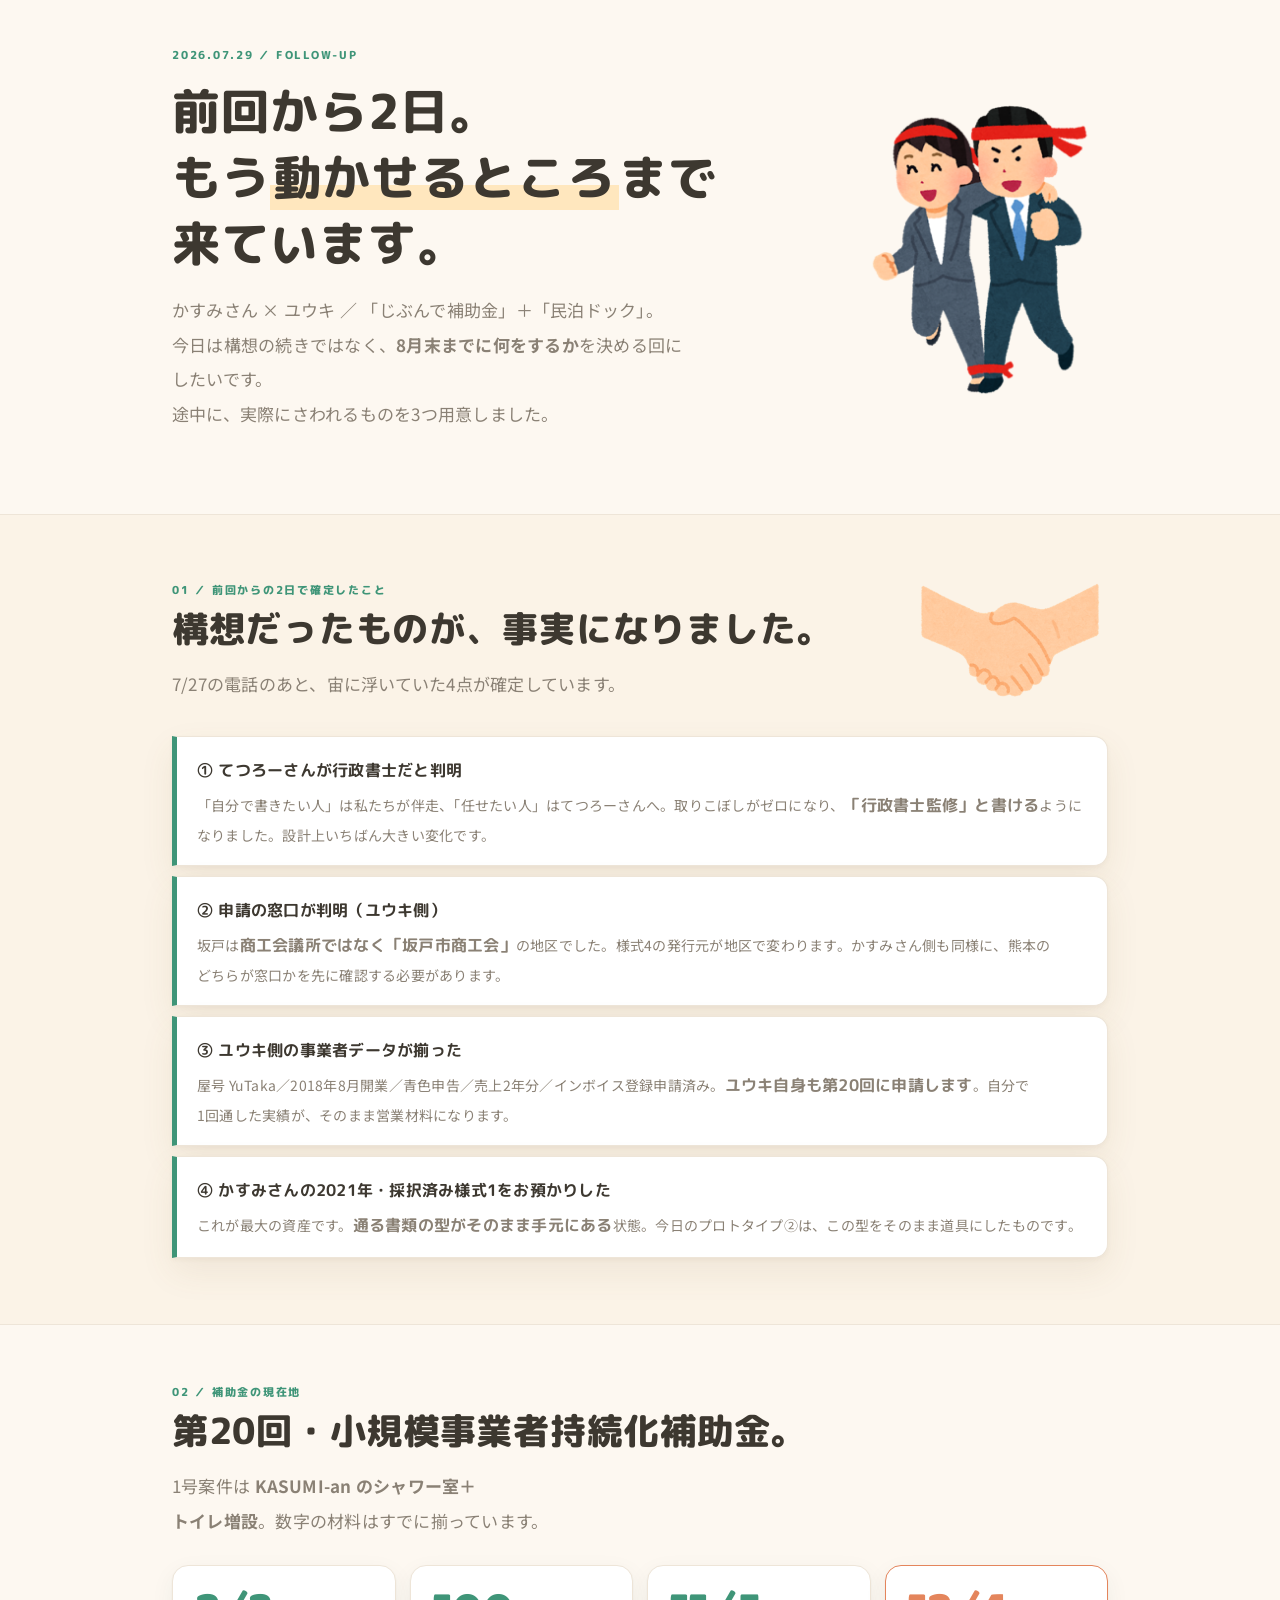
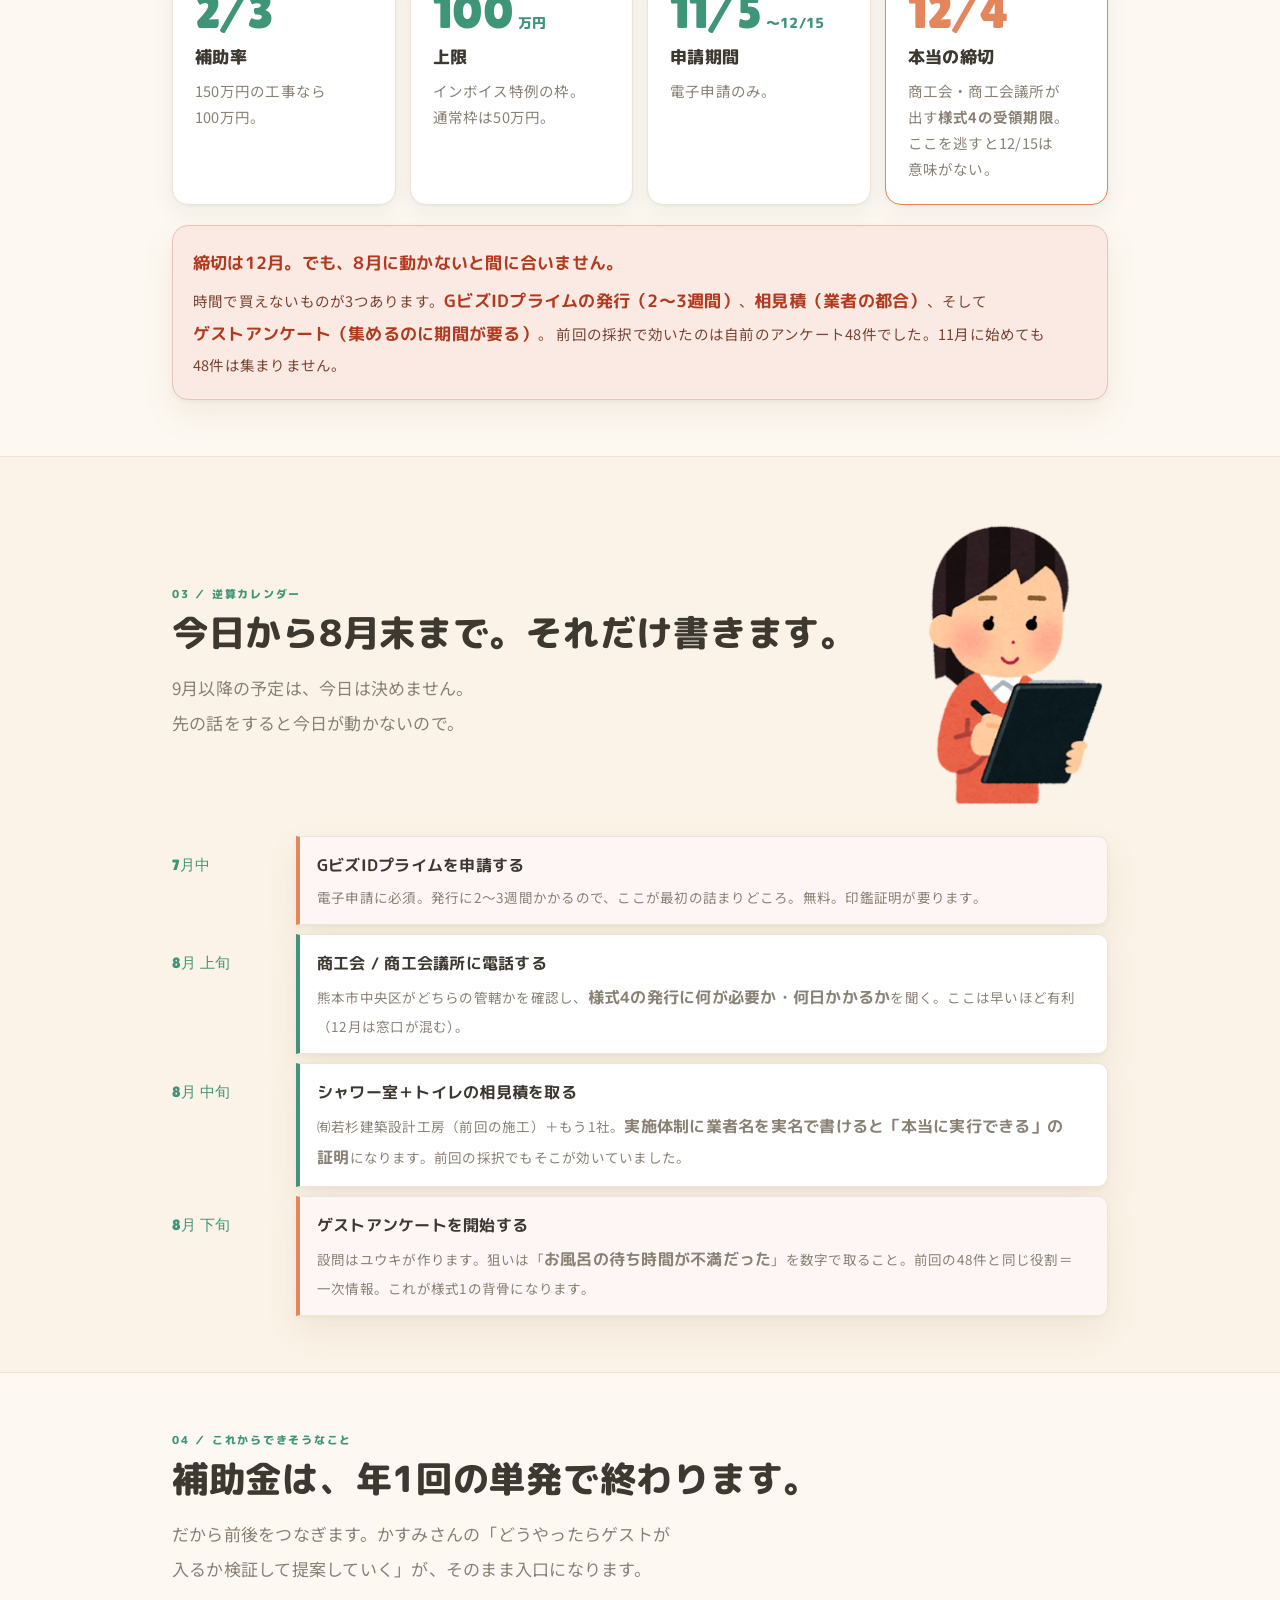
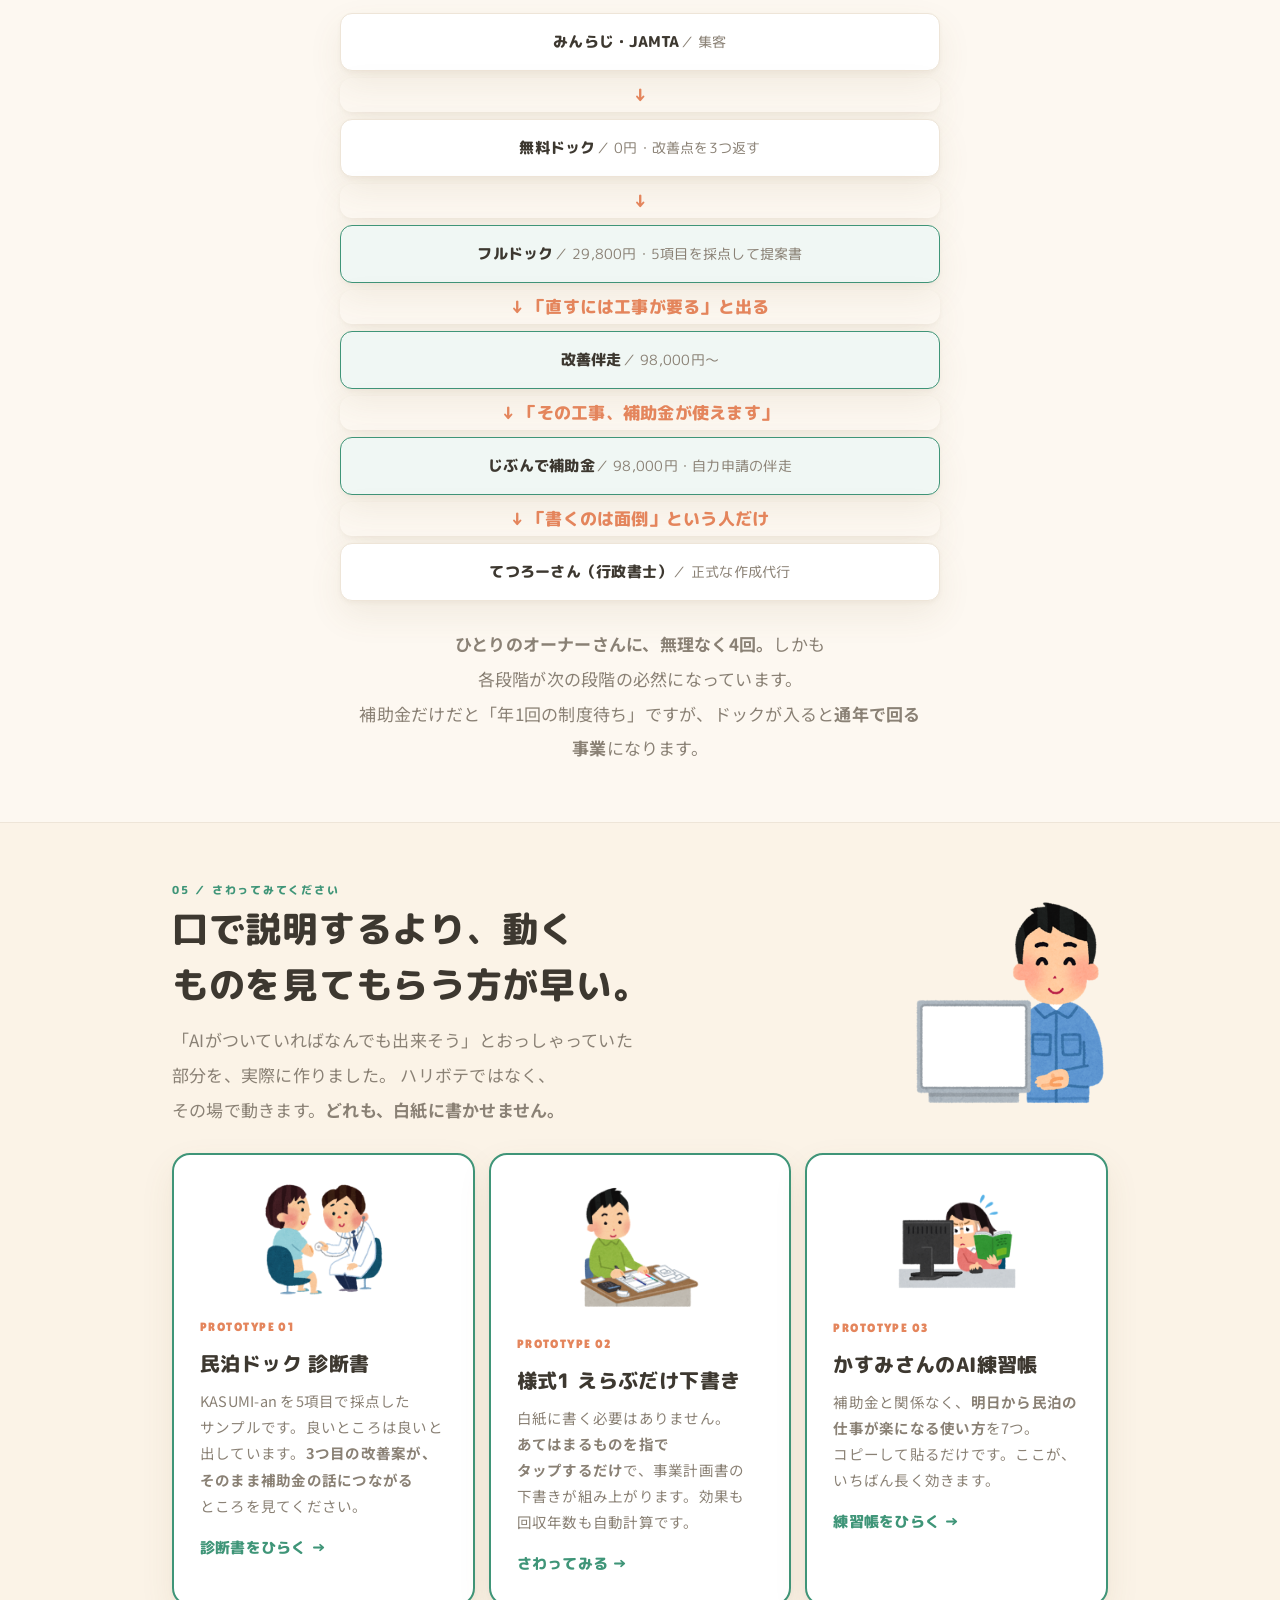
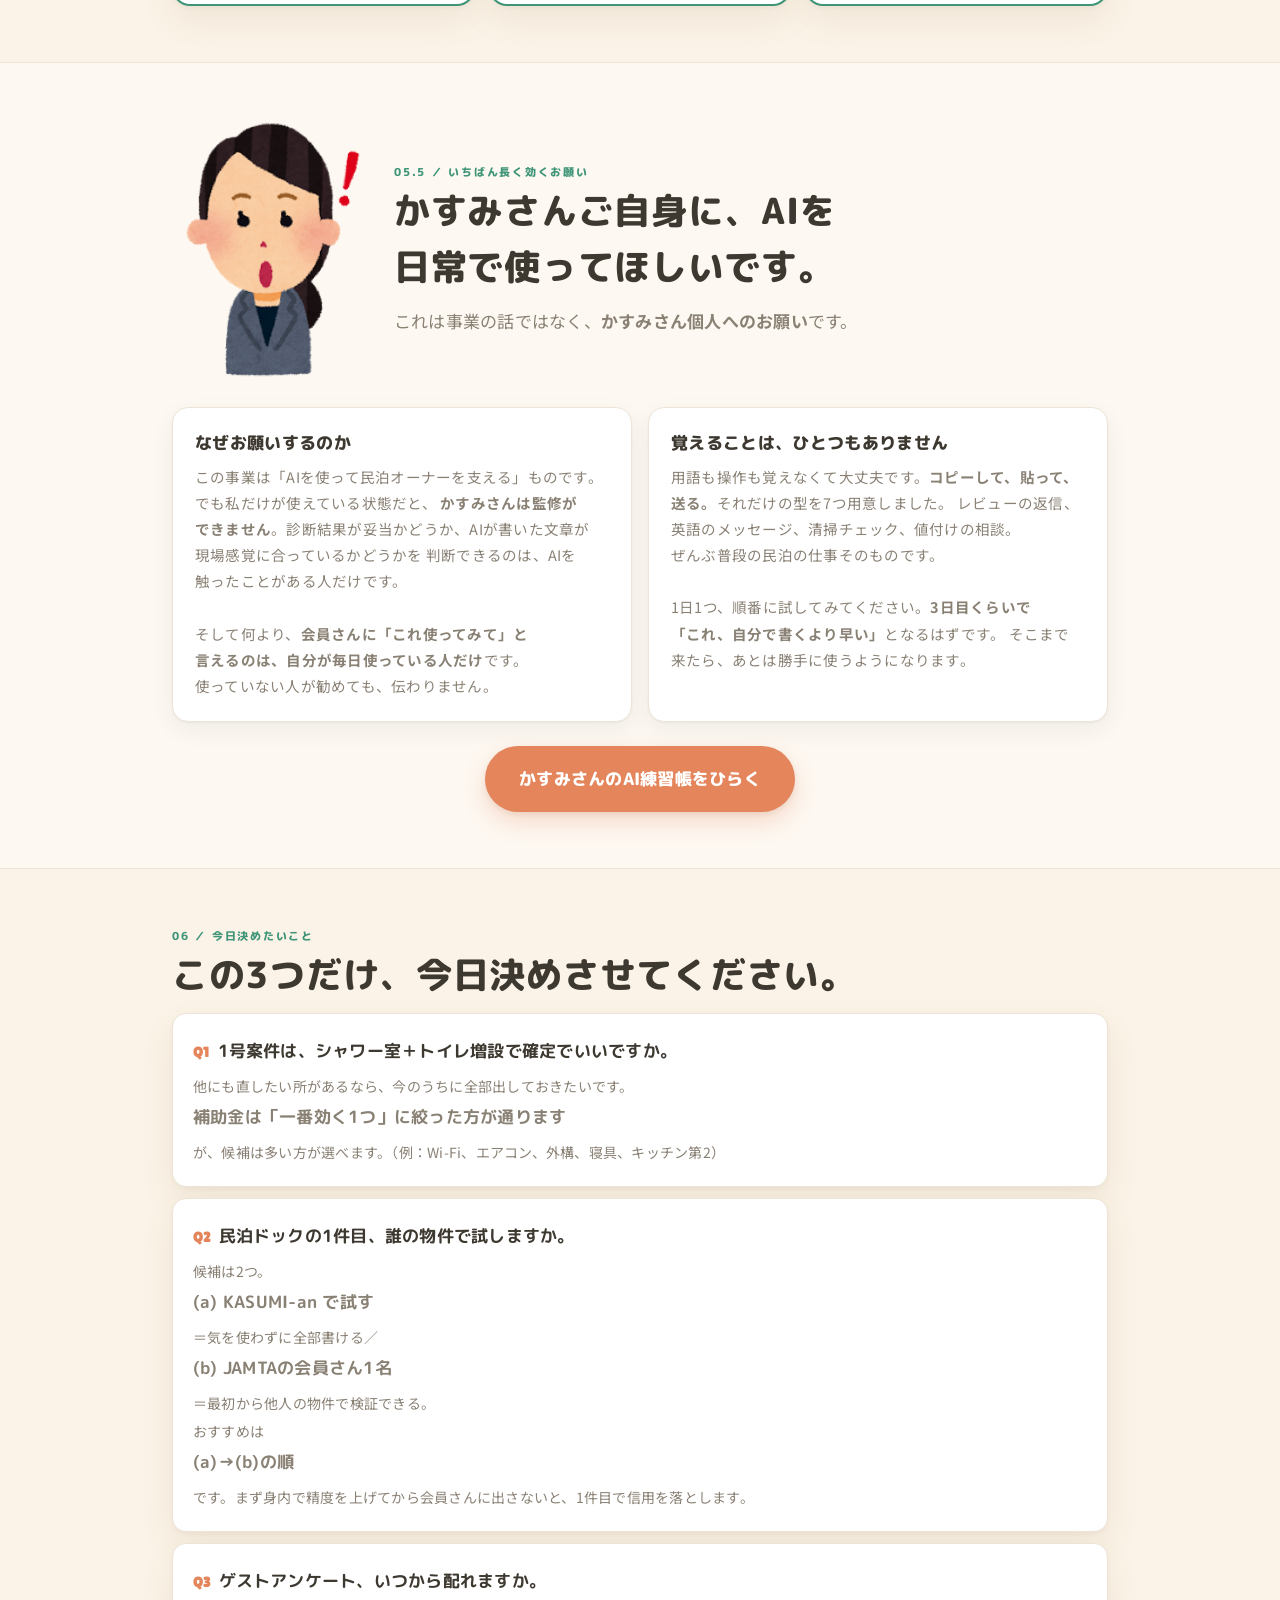
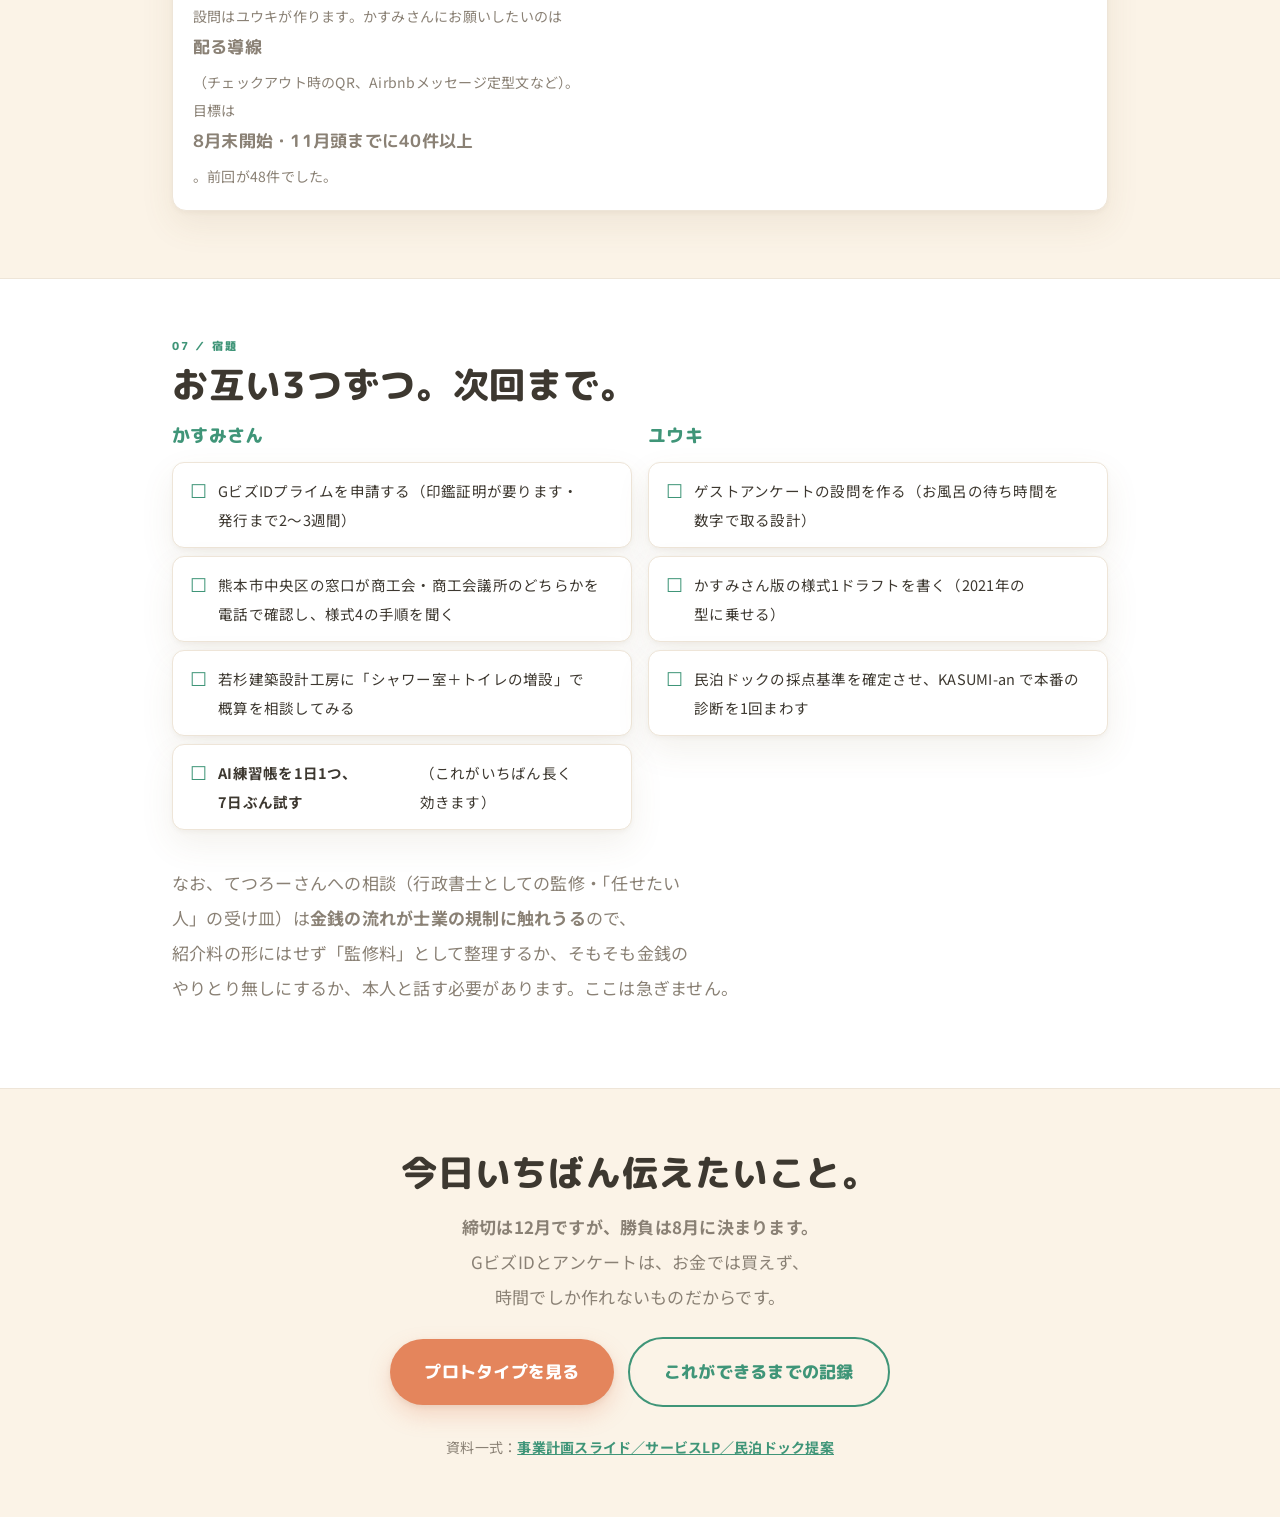
<file: followup.html>
<!doctype html>
<html lang="ja">
<head>
<meta name="robots" content="noindex,nofollow">
<meta charset="utf-8">
<meta name="viewport" content="width=device-width,initial-scale=1">
<meta name="color-scheme" content="light">
<title>じぶんで補助金｜7/29 打ち合わせ</title>
<link rel="preconnect" href="https://fonts.googleapis.com">
<link rel="preconnect" href="https://fonts.gstatic.com" crossorigin>
<link href="https://fonts.googleapis.com/css2?family=Lilita+One&family=M+PLUS+Rounded+1c:wght@400;800&family=Noto+Sans+JP:wght@400;500;700&display=swap" rel="stylesheet">
<link rel="stylesheet" href="style.css">
<link rel="stylesheet" href="soft.css">
<style>
.sec{padding:56px 0;border-top:1px solid var(--line)}
.sec:first-of-type{border-top:none}
h2.t{font-size:clamp(23px,3.6vw,36px);margin-bottom:10px}
.lead{color:var(--sub);font-size:clamp(15px,1.7vw,17px);margin-bottom:26px;max-width:64ch}
.card{background:#fff;border:1px solid var(--line);border-radius:16px;padding:22px;
  box-shadow:0 1px 2px rgba(20,60,60,.05),0 8px 24px rgba(20,60,60,.06)}
.card h3{font-size:17px;margin-bottom:8px}
.card p{font-size:14.5px;color:var(--sub);line-height:1.8}
.grid2{display:grid;gap:16px;grid-template-columns:1fr 1fr}
.grid3{display:grid;gap:14px;grid-template-columns:repeat(3,1fr)}
.grid4{display:grid;gap:14px;grid-template-columns:repeat(4,1fr)}
.kpi{font-family:"Lilita One",sans-serif;font-size:clamp(30px,4.4vw,48px);color:var(--accent);line-height:1}
.kpi small{font-family:"M PLUS Rounded 1c",sans-serif;font-size:14px;font-weight:800;margin-left:4px}
.kpi.hot{color:var(--accent-2)}
.done{background:#fff;border:1px solid var(--line);border-left:5px solid var(--accent);
  border-radius:0 14px 14px 0;padding:16px 20px;margin-bottom:10px}
.done b{font-size:15.5px;font-family:"M PLUS Rounded 1c",sans-serif}
.done p{font-size:14px;color:var(--sub);margin-top:4px}
.cal{display:grid;grid-template-columns:110px 1fr;gap:9px 14px;align-items:stretch}
.cal .m{font-family:"Lilita One",sans-serif;color:var(--accent);font-size:15px;padding-top:14px}
.cal .b{background:#fff;border:1px solid var(--line);border-left:4px solid var(--accent);
  border-radius:0 10px 10px 0;padding:13px 17px;font-size:14.5px}
.cal .b.hot{border-left-color:var(--accent-2);background:color-mix(in srgb,var(--accent-2) 7%,#fff)}
.cal .b b{font-family:"M PLUS Rounded 1c",sans-serif;font-size:15.5px}
.cal .b p{color:var(--sub);font-size:13.5px;margin-top:3px}
.funnel{display:flex;flex-direction:column;gap:7px;max-width:600px;margin:0 auto}
.funnel div{background:#fff;border:1px solid var(--line);border-radius:12px;padding:13px 18px;
  text-align:center;font-size:15px;font-family:"M PLUS Rounded 1c",sans-serif;font-weight:800}
.funnel div span{font-weight:400;font-family:inherit;color:var(--sub);font-size:13.5px}
.funnel .ar{background:none;border:none;padding:0;color:var(--accent-2);font-size:17px}
.funnel .paid{border-color:var(--accent);background:color-mix(in srgb,var(--accent) 8%,#fff)}
a.proto{display:block;background:#fff;border:2px solid var(--accent);border-radius:18px;padding:26px;
  text-decoration:none;transition:transform .16s var(--ease-out),box-shadow .16s ease}
a.proto:hover{transform:translateY(-4px);box-shadow:0 16px 38px rgba(14,124,92,.22)}
a.proto .k{font-family:"Lilita One",sans-serif;color:var(--accent-2);font-size:12px;letter-spacing:.12em}
a.proto h3{font-size:20px;margin:7px 0 9px}
a.proto p{font-size:14.5px;color:var(--sub);line-height:1.8}
a.proto .go{margin-top:14px;font-size:14.5px;color:var(--accent);font-family:"M PLUS Rounded 1c",sans-serif;font-weight:800}
.q{background:#fff;border:1px solid var(--line);border-radius:14px;padding:20px;margin-bottom:11px}
.q b{font-family:"M PLUS Rounded 1c",sans-serif;font-size:16.5px;display:block;margin-bottom:5px}
.q .n{font-family:"Lilita One",sans-serif;color:var(--accent-2);font-size:14px;margin-right:8px}
.q p{font-size:14px;color:var(--sub)}
ul.hw{list-style:none}
ul.hw li{background:#fff;border:1px solid var(--line);border-radius:12px;padding:13px 17px;
  margin-bottom:8px;font-size:14.5px;display:flex;gap:11px;align-items:flex-start}
ul.hw li::before{content:"☐";color:var(--accent);font-size:19px;line-height:1.5}
.warn{background:#FBE9E3;border:1px solid #E9C4B7;border-radius:16px;padding:20px}
.warn b{color:#B23A1F;font-family:"M PLUS Rounded 1c",sans-serif;font-size:16.5px}
.warn p{color:#7A4433;font-size:14.5px;margin-top:5px}
@media(max-width:820px){.grid2,.grid3,.grid4{grid-template-columns:1fr}.cal{grid-template-columns:76px 1fr}}
</style>
</head>
<body>

<div class="sec" style="padding-top:44px">
  <div class="wrap">
    <div class="ill-row">
      <div>
        <div class="eyebrow">2026.07.29 ／ FOLLOW-UP</div>
        <h1 style="font-size:clamp(27px,5vw,48px);line-height:1.38;margin:12px 0 16px">
          前回から2日。<br>もう<span class="u">動かせるところ</span>まで<br>来ています。
        </h1>
        <p class="lead">かすみさん × ユウキ ／ 「じぶんで補助金」＋「民泊ドック」。<br>
        今日は構想の続きではなく、<b>8月末までに何をするか</b>を決める回にしたいです。<br>
        途中に、実際にさわれるものを3つ用意しました。</p>
      </div>
      <img class="ill ill-l" src="img/nininsankyaku_business.png" alt="">
    </div>
  </div>
</div>

<div class="sec" style="background:#fff">
  <div class="wrap">
    <div class="ill-row" style="margin-bottom:26px">
      <div>
        <div class="eyebrow">01 ／ 前回からの2日で確定したこと</div>
        <h2 class="t">構想だったものが、事実になりました。</h2>
        <p class="lead" style="margin-bottom:0">7/27の電話のあと、宙に浮いていた4点が確定しています。</p>
      </div>
      <img class="ill ill-m" src="img/akusyu_hand_naked.png" alt="">
    </div>
    <div class="done"><b>① てつろーさんが行政書士だと判明</b>
      <p>「自分で書きたい人」は私たちが伴走、「任せたい人」はてつろーさんへ。取りこぼしがゼロになり、<b>「行政書士監修」と書ける</b>ようになりました。設計上いちばん大きい変化です。</p></div>
    <div class="done"><b>② 申請の窓口が判明（ユウキ側）</b>
      <p>坂戸は<b>商工会議所ではなく「坂戸市商工会」</b>の地区でした。様式4の発行元が地区で変わります。かすみさん側も同様に、熊本のどちらが窓口かを先に確認する必要があります。</p></div>
    <div class="done"><b>③ ユウキ側の事業者データが揃った</b>
      <p>屋号 YuTaka／2018年8月開業／青色申告／売上2年分／インボイス登録申請済み。<b>ユウキ自身も第20回に申請します</b>。自分で1回通した実績が、そのまま営業材料になります。</p></div>
    <div class="done"><b>④ かすみさんの2021年・採択済み様式1をお預かりした</b>
      <p>これが最大の資産です。<b>通る書類の型がそのまま手元にある</b>状態。今日のプロトタイプ②は、この型をそのまま道具にしたものです。</p></div>
  </div>
</div>

<div class="sec">
  <div class="wrap">
    <div class="eyebrow">02 ／ 補助金の現在地</div>
    <h2 class="t">第20回・小規模事業者持続化補助金。</h2>
    <p class="lead">1号案件は <b>KASUMI-an のシャワー室＋トイレ増設</b>。数字の材料はすでに揃っています。</p>
    <div class="grid4">
      <div class="card"><div class="kpi">2/3</div><h3 style="margin-top:8px">補助率</h3><p>150万円の工事なら100万円。</p></div>
      <div class="card"><div class="kpi">100<small>万円</small></div><h3 style="margin-top:8px">上限</h3><p>インボイス特例の枠。通常枠は50万円。</p></div>
      <div class="card"><div class="kpi">11/5<small>〜12/15</small></div><h3 style="margin-top:8px">申請期間</h3><p>電子申請のみ。</p></div>
      <div class="card" style="border-color:var(--accent-2)"><div class="kpi hot">12/4</div><h3 style="margin-top:8px">本当の締切</h3><p>商工会・商工会議所が出す<b>様式4の受領期限</b>。ここを逃すと12/15は意味がない。</p></div>
    </div>
    <div class="warn" style="margin-top:20px">
      <b>締切は12月。でも、8月に動かないと間に合いません。</b>
      <p>時間で買えないものが3つあります。<b>GビズIDプライムの発行（2〜3週間）</b>、<b>相見積（業者の都合）</b>、そして<b>ゲストアンケート（集めるのに期間が要る）</b>。
      前回の採択で効いたのは自前のアンケート48件でした。11月に始めても48件は集まりません。</p>
    </div>
  </div>
</div>

<div class="sec" style="background:#fff">
  <div class="wrap">
    <div class="ill-row" style="margin-bottom:26px">
      <div>
        <div class="eyebrow">03 ／ 逆算カレンダー</div>
        <h2 class="t">今日から8月末まで。それだけ書きます。</h2>
        <p class="lead" style="margin-bottom:0">9月以降の予定は、今日は決めません。先の話をすると今日が動かないので。</p>
      </div>
      <img class="ill ill-m" src="img/clipborad_woman.png" alt="">
    </div>
    <div class="cal">
      <div class="m">7月中</div>
      <div class="b hot"><b>GビズIDプライムを申請する</b><p>電子申請に必須。発行に2〜3週間かかるので、ここが最初の詰まりどころ。無料。印鑑証明が要ります。</p></div>
      <div class="m">8月 上旬</div>
      <div class="b"><b>商工会 / 商工会議所に電話する</b><p>熊本市中央区がどちらの管轄かを確認し、<b>様式4の発行に何が必要か・何日かかるか</b>を聞く。ここは早いほど有利（12月は窓口が混む）。</p></div>
      <div class="m">8月 中旬</div>
      <div class="b"><b>シャワー室＋トイレの相見積を取る</b><p>㈲若杉建築設計工房（前回の施工）＋もう1社。<b>実施体制に業者名を実名で書けると「本当に実行できる」の証明</b>になります。前回の採択でもそこが効いていました。</p></div>
      <div class="m">8月 下旬</div>
      <div class="b hot"><b>ゲストアンケートを開始する</b><p>設問はユウキが作ります。狙いは「<b>お風呂の待ち時間が不満だった</b>」を数字で取ること。前回の48件と同じ役割＝一次情報。これが様式1の背骨になります。</p></div>
    </div>
  </div>
</div>

<div class="sec">
  <div class="wrap">
    <div class="eyebrow">04 ／ これからできそうなこと</div>
    <h2 class="t">補助金は、年1回の単発で終わります。</h2>
    <p class="lead">だから前後をつなぎます。かすみさんの「どうやったらゲストが入るか検証して提案していく」が、そのまま入口になります。</p>
    <div class="funnel">
      <div>みんらじ・JAMTA<span>／ 集客</span></div>
      <div class="ar">↓</div>
      <div>無料ドック<span>／ 0円・改善点を3つ返す</span></div>
      <div class="ar">↓</div>
      <div class="paid">フルドック<span>／ 29,800円・5項目を採点して提案書</span></div>
      <div class="ar">↓ 「直すには工事が要る」と出る</div>
      <div class="paid">改善伴走<span>／ 98,000円〜</span></div>
      <div class="ar">↓ 「その工事、補助金が使えます」</div>
      <div class="paid">じぶんで補助金<span>／ 98,000円・自力申請の伴走</span></div>
      <div class="ar">↓ 「書くのは面倒」という人だけ</div>
      <div>てつろーさん（行政書士）<span>／ 正式な作成代行</span></div>
    </div>
    <p class="lead" style="margin:26px auto 0;text-align:center">
      <b>ひとりのオーナーさんに、無理なく4回。</b>しかも各段階が次の段階の必然になっています。<br>
      補助金だけだと「年1回の制度待ち」ですが、ドックが入ると<b>通年で回る事業</b>になります。</p>
  </div>
</div>

<div class="sec" style="background:#fff">
  <div class="wrap">
    <div class="ill-row" style="margin-bottom:26px">
      <div>
        <div class="eyebrow">05 ／ さわってみてください</div>
        <h2 class="t">口で説明するより、動くものを見てもらう方が早い。</h2>
        <p class="lead" style="margin-bottom:0">「AIがついていればなんでも出来そう」とおっしゃっていた部分を、実際に作りました。
        ハリボテではなく、その場で動きます。<b>どれも、白紙に書かせません。</b></p>
      </div>
      <img class="ill ill-m" src="img/monitor_blank_sagyouin_man.png" alt="">
    </div>
    <div class="grid3">
      <a class="proto" href="dock-report.html">
        <img class="ill ill-s ill-c" src="img/kenkoushindan_choushinki.png" alt="" style="margin-bottom:12px">
        <span class="k">PROTOTYPE 01</span>
        <h3>民泊ドック 診断書</h3>
        <p>KASUMI-an を5項目で採点したサンプルです。良いところは良いと出しています。<b>3つ目の改善案が、そのまま補助金の話につながる</b>ところを見てください。</p>
        <div class="go">診断書をひらく →</div>
      </a>
      <a class="proto" href="form1.html">
        <img class="ill ill-s ill-c" src="img/zei_shinkoku.png" alt="" style="margin-bottom:12px">
        <span class="k">PROTOTYPE 02</span>
        <h3>様式1 えらぶだけ下書き</h3>
        <p>白紙に書く必要はありません。<b>あてはまるものを指でタップするだけ</b>で、事業計画書の下書きが組み上がります。効果も回収年数も自動計算です。</p>
        <div class="go">さわってみる →</div>
      </a>
      <a class="proto" href="ai-start.html">
        <img class="ill ill-s ill-c" src="img/computer_manual_woman.png" alt="" style="margin-bottom:12px">
        <span class="k">PROTOTYPE 03</span>
        <h3>かすみさんのAI練習帳</h3>
        <p>補助金と関係なく、<b>明日から民泊の仕事が楽になる使い方</b>を7つ。コピーして貼るだけです。ここが、いちばん長く効きます。</p>
        <div class="go">練習帳をひらく →</div>
      </a>
    </div>
  </div>
</div>

<div class="sec">
  <div class="wrap">
    <div class="ill-row" style="margin-bottom:26px">
      <img class="ill ill-m" src="img/businesswoman2_idea.png" alt="">
      <div>
        <div class="eyebrow">05.5 ／ いちばん長く効くお願い</div>
        <h2 class="t">かすみさんご自身に、AIを日常で使ってほしいです。</h2>
        <p class="lead" style="margin-bottom:0">これは事業の話ではなく、<b>かすみさん個人へのお願い</b>です。</p>
      </div>
    </div>
    <div class="grid2">
      <div class="card">
        <h3>なぜお願いするのか</h3>
        <p>この事業は「AIを使って民泊オーナーを支える」ものです。でも私だけが使えている状態だと、
        <b>かすみさんは監修ができません</b>。診断結果が妥当かどうか、AIが書いた文章が現場感覚に合っているかどうかを
        判断できるのは、AIを触ったことがある人だけです。<br><br>
        そして何より、<b>会員さんに「これ使ってみて」と言えるのは、自分が毎日使っている人だけ</b>です。
        使っていない人が勧めても、伝わりません。</p>
      </div>
      <div class="card">
        <h3>覚えることは、ひとつもありません</h3>
        <p>用語も操作も覚えなくて大丈夫です。<b>コピーして、貼って、送る。</b>それだけの型を7つ用意しました。
        レビューの返信、英語のメッセージ、清掃チェック、値付けの相談。ぜんぶ普段の民泊の仕事そのものです。<br><br>
        1日1つ、順番に試してみてください。<b>3日目くらいで「これ、自分で書くより早い」</b>となるはずです。
        そこまで来たら、あとは勝手に使うようになります。</p>
      </div>
    </div>
    <p style="text-align:center;margin-top:24px">
      <a class="btn" href="ai-start.html">かすみさんのAI練習帳をひらく</a></p>
  </div>
</div>

<div class="sec">
  <div class="wrap">
    <div class="eyebrow">06 ／ 今日決めたいこと</div>
    <h2 class="t">この3つだけ、今日決めさせてください。</h2>
    <div class="q"><b><span class="n">Q1</span>1号案件は、シャワー室＋トイレ増設で確定でいいですか。</b>
      <p>他にも直したい所があるなら、今のうちに全部出しておきたいです。<b>補助金は「一番効く1つ」に絞った方が通ります</b>が、候補は多い方が選べます。（例：Wi-Fi、エアコン、外構、寝具、キッチン第2）</p></div>
    <div class="q"><b><span class="n">Q2</span>民泊ドックの1件目、誰の物件で試しますか。</b>
      <p>候補は2つ。<b>(a) KASUMI-an で試す</b>＝気を使わずに全部書ける／<b>(b) JAMTAの会員さん1名</b>＝最初から他人の物件で検証できる。<br>
      おすすめは<b>(a)→(b)の順</b>です。まず身内で精度を上げてから会員さんに出さないと、1件目で信用を落とします。</p></div>
    <div class="q"><b><span class="n">Q3</span>ゲストアンケート、いつから配れますか。</b>
      <p>設問はユウキが作ります。かすみさんにお願いしたいのは<b>配る導線</b>（チェックアウト時のQR、Airbnbメッセージ定型文など）。<br>
      目標は<b>8月末開始・11月頭までに40件以上</b>。前回が48件でした。</p></div>
  </div>
</div>

<div class="sec" style="background:#fff">
  <div class="wrap">
    <div class="eyebrow">07 ／ 宿題</div>
    <h2 class="t">お互い3つずつ。次回まで。</h2>
    <div class="grid2">
      <div>
        <h3 style="font-size:18px;margin-bottom:12px;color:var(--accent)">かすみさん</h3>
        <ul class="hw">
          <li>GビズIDプライムを申請する（印鑑証明が要ります・発行まで2〜3週間）</li>
          <li>熊本市中央区の窓口が商工会・商工会議所のどちらかを電話で確認し、様式4の手順を聞く</li>
          <li>若杉建築設計工房に「シャワー室＋トイレの増設」で概算を相談してみる</li>
          <li><b>AI練習帳を1日1つ、7日ぶん試す</b>（これがいちばん長く効きます）</li>
        </ul>
      </div>
      <div>
        <h3 style="font-size:18px;margin-bottom:12px;color:var(--accent)">ユウキ</h3>
        <ul class="hw">
          <li>ゲストアンケートの設問を作る（お風呂の待ち時間を数字で取る設計）</li>
          <li>かすみさん版の様式1ドラフトを書く（2021年の型に乗せる）</li>
          <li>民泊ドックの採点基準を確定させ、KASUMI-an で本番の診断を1回まわす</li>
        </ul>
      </div>
    </div>
    <p class="lead" style="margin-top:28px">
      なお、てつろーさんへの相談（行政書士としての監修・「任せたい人」の受け皿）は<b>金銭の流れが士業の規制に触れうる</b>ので、
      紹介料の形にはせず「監修料」として整理するか、そもそも金銭のやりとり無しにするか、本人と話す必要があります。ここは急ぎません。</p>
  </div>
</div>

<div class="sec" style="background:#F1F7F3;text-align:center">
  <div class="wrap">
    <h2 class="t">今日いちばん伝えたいこと。</h2>
    <p class="lead" style="margin:0 auto 22px;max-width:46ch">
      <b>締切は12月ですが、勝負は8月に決まります。</b><br>
      GビズIDとアンケートは、お金では買えず、時間でしか作れないものだからです。</p>
    <a class="btn" href="dock-report.html">プロトタイプを見る</a>
    <a class="btn ghost" href="making.html" style="margin-left:10px">これができるまでの記録</a>
    <p style="margin-top:26px;font-size:14px;color:var(--sub)">
      資料一式：<a href="index.html" style="color:var(--accent);font-weight:700">事業計画スライド／サービスLP／民泊ドック提案</a></p>
  </div>
</div>

</body>
</html>
</file>
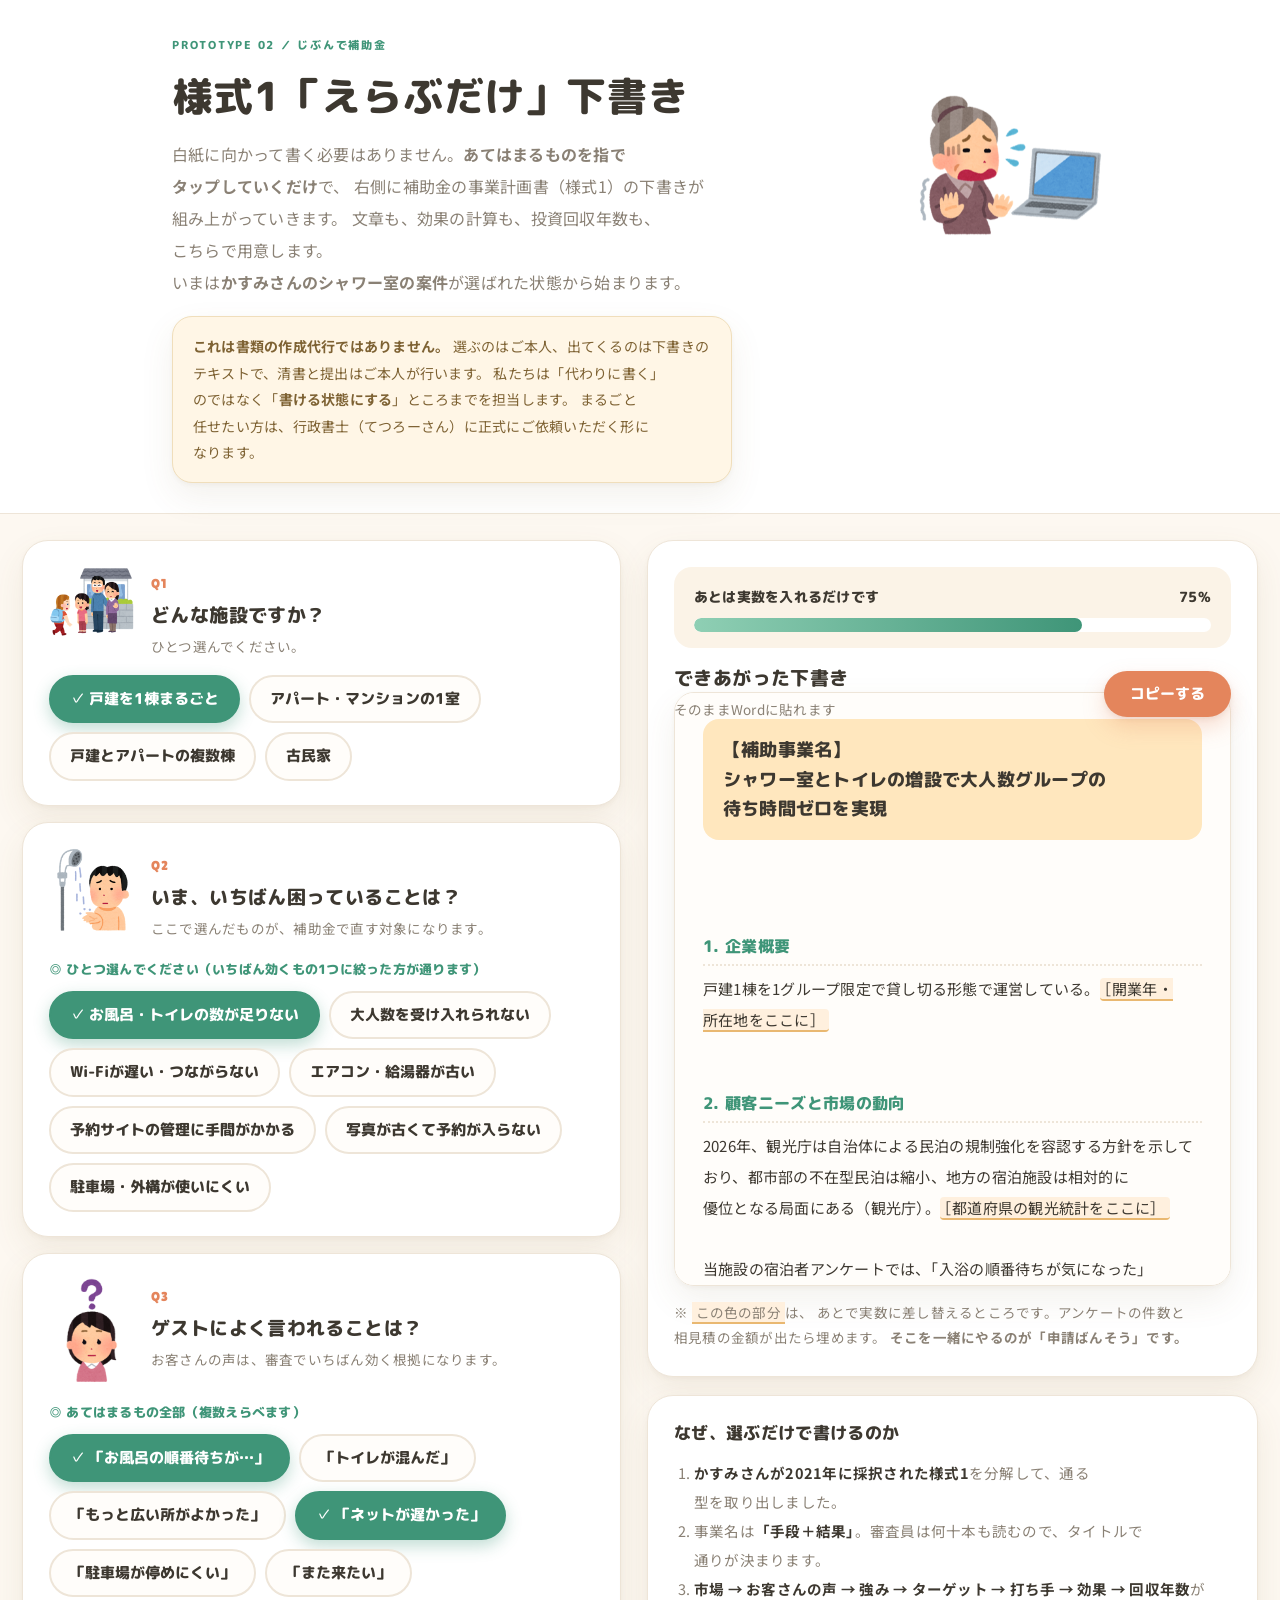
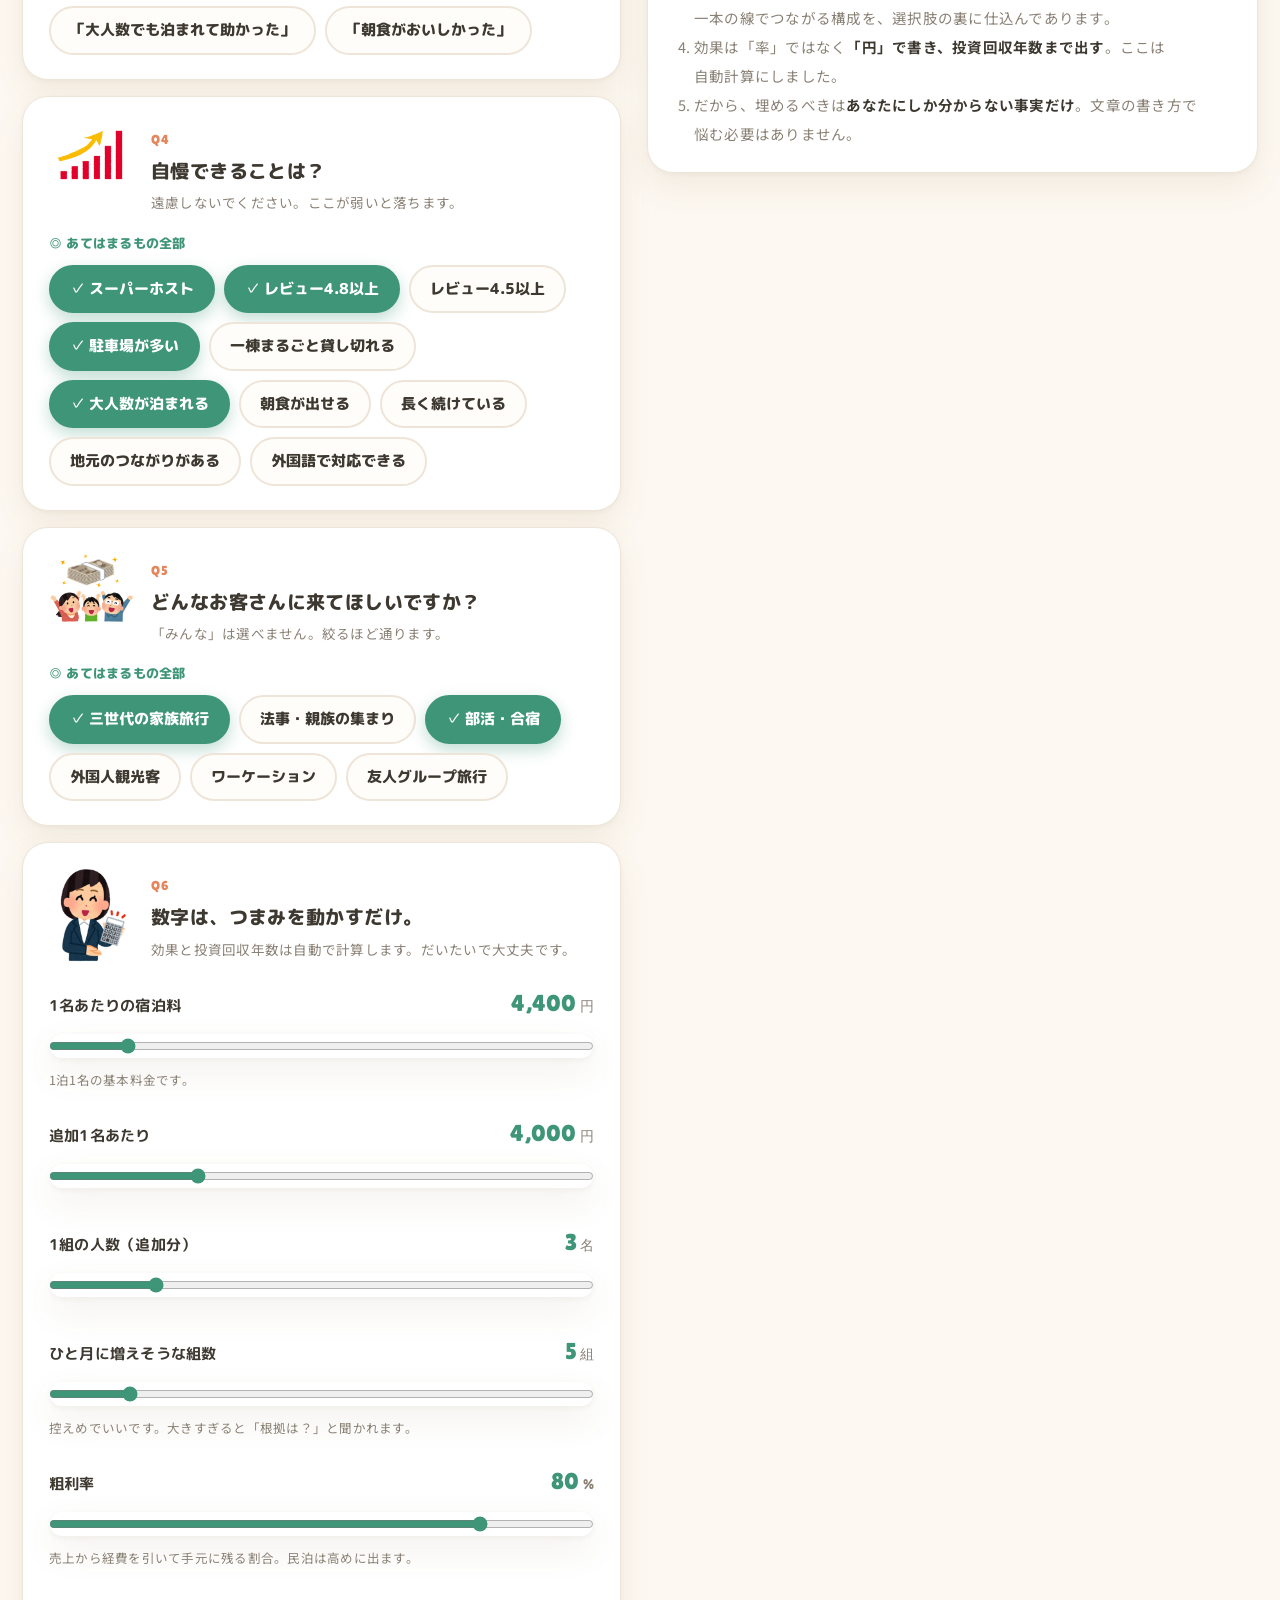
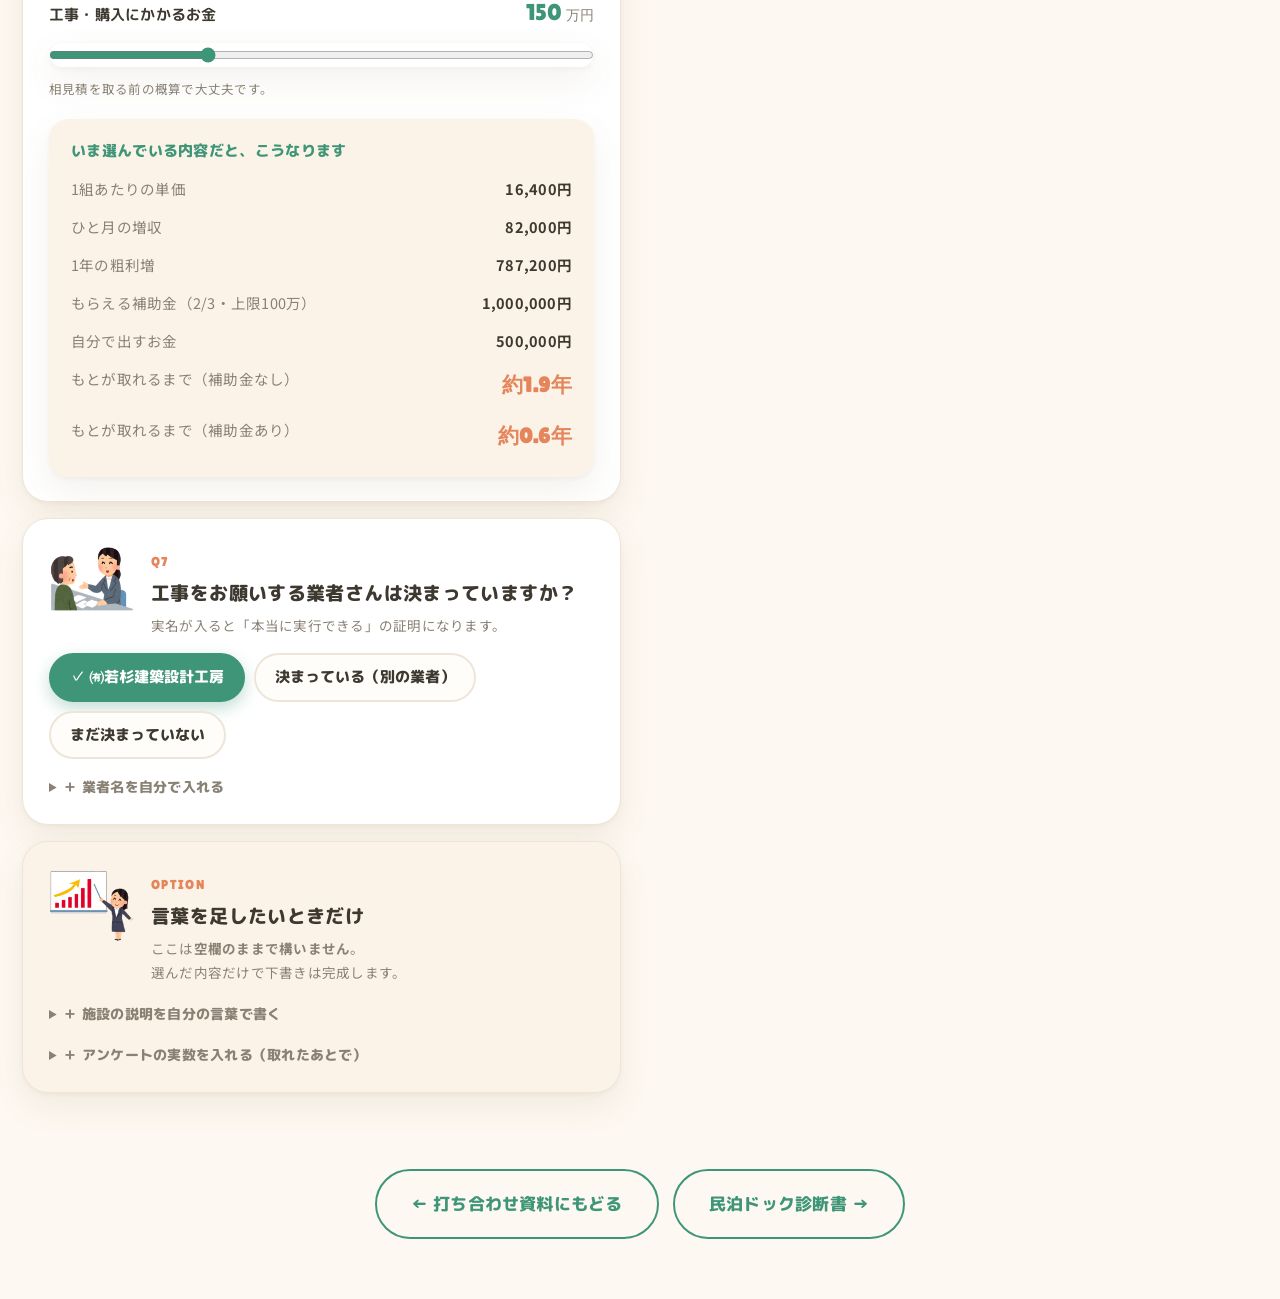
<file: form1.html>
<!doctype html>
<html lang="ja">
<head>
<meta name="robots" content="noindex,nofollow">
<meta charset="utf-8">
<meta name="viewport" content="width=device-width,initial-scale=1">
<meta name="color-scheme" content="light">
<title>様式1 えらぶだけ下書き｜じぶんで補助金</title>
<link rel="preconnect" href="https://fonts.googleapis.com">
<link rel="preconnect" href="https://fonts.gstatic.com" crossorigin>
<link href="https://fonts.googleapis.com/css2?family=Lilita+One&family=M+PLUS+Rounded+1c:wght@400;800&family=Noto+Sans+JP:wght@400;500;700&display=swap" rel="stylesheet">
<link rel="stylesheet" href="style.css">
<link rel="stylesheet" href="soft.css">
<style>
.top{background:#fff;border-bottom:1px solid var(--line);padding:34px 0 30px}
.top h1{font-size:clamp(24px,3.8vw,40px);line-height:1.4;margin:12px 0 14px}
.top p{color:var(--sub);font-size:16px;max-width:62ch}
.legal{background:#FFF6E6;border:1px solid #F0DEBB;border-radius:20px;padding:16px 20px;
  font-size:14px;color:#7E6233;line-height:1.9;margin-top:18px;max-width:70ch}
.cols{display:grid;grid-template-columns:minmax(0,1fr) minmax(0,1.02fr);gap:26px;
  max-width:1300px;margin:26px auto 60px;padding:0 22px;align-items:start}
.panel{background:#fff;border:1px solid var(--line);border-radius:26px;padding:26px}

/* ---- 質問カード ---- */
.q{border:1px solid var(--line);background:#fff;border-radius:26px;padding:24px 26px;margin-bottom:16px}
.q>.hd{display:flex;gap:16px;align-items:flex-start;margin-bottom:16px}
.q>.hd img{width:clamp(58px,9vw,86px);flex:none}
.q .n{font-family:"Lilita One",sans-serif;color:var(--accent-2);font-size:13px;letter-spacing:.1em}
.q h3{font-size:19px;margin:3px 0 5px;line-height:1.5}
.q .note{font-size:13.5px;color:var(--sub);line-height:1.8}
.chips{display:flex;flex-wrap:wrap;gap:9px}
.chip{border:2px solid var(--line);background:#FFFDFA;border-radius:999px;
  padding:11px 19px;font-size:15px;font-family:"M PLUS Rounded 1c",sans-serif;font-weight:800;
  color:var(--ink);cursor:pointer;transition:all .14s var(--spring);line-height:1.5;text-align:left}
.chip:hover{border-color:var(--accent);transform:translateY(-2px)}
.chip[aria-pressed="true"]{background:var(--accent);border-color:var(--accent);color:#fff;
  box-shadow:0 6px 16px rgba(63,149,120,.32)}
.chip[aria-pressed="true"]::before{content:"✓ ";font-weight:900}
.multi{font-size:12.5px;color:var(--accent);font-family:"M PLUS Rounded 1c",sans-serif;
  font-weight:800;margin-bottom:9px;display:block}

/* ---- 数字（スライダー） ---- */
.sl{margin-bottom:20px}
.sl .lab{display:flex;justify-content:space-between;align-items:baseline;gap:12px;margin-bottom:7px}
.sl .lab b{font-size:15px;font-family:"M PLUS Rounded 1c",sans-serif}
.sl .lab .v{font-family:"Lilita One",sans-serif;color:var(--accent);font-size:23px;
  font-variant-numeric:tabular-nums}
.sl .lab .v i{font-style:normal;font-size:.6em;color:var(--sub);margin-left:3px}
.sl input[type=range]{width:100%;accent-color:var(--accent);height:26px;cursor:pointer}
.sl .hint{font-size:12.5px;color:var(--sub);line-height:1.7}

/* ---- 出力 ---- */
.out{position:sticky;top:18px}
.out .bar{display:flex;justify-content:space-between;align-items:center;gap:12px;margin-bottom:16px;flex-wrap:wrap}
#doc{background:#FFFDFA;border:1px solid var(--line);border-radius:20px;padding:26px 28px;
  font-size:15px;line-height:2.05;max-height:66vh;overflow-y:auto;white-space:pre-wrap}
#doc h4{font-family:"M PLUS Rounded 1c",sans-serif;font-size:16px;color:var(--accent);
  margin:24px 0 8px;padding-bottom:6px;border-bottom:2px dotted var(--line)}
#doc h4:first-child{margin-top:0}
#doc .ttl{background:var(--gold);border-radius:16px;padding:16px 20px;
  font-family:"M PLUS Rounded 1c",sans-serif;font-weight:800;font-size:18px;line-height:1.65;margin-bottom:8px}
#doc .fill{background:#FFF0DE;border-bottom:2px solid #E9B871;border-radius:4px;padding:0 4px}
.gauge{background:var(--cream);border-radius:18px;padding:16px 20px;margin-bottom:16px}
.gauge .t{display:flex;justify-content:space-between;font-size:13.5px;
  font-family:"M PLUS Rounded 1c",sans-serif;font-weight:800;margin-bottom:8px}
.gauge .b{height:14px;background:#fff;border-radius:99px;overflow:hidden}
.gauge .b i{display:block;height:100%;background:linear-gradient(90deg,#8FCFB4,var(--accent));
  border-radius:99px;transition:width .3s var(--ease-out)}
.calc{background:var(--cream);border-radius:20px;padding:20px 22px;margin-top:8px}
.calc h4{font-size:15px;color:var(--accent);margin-bottom:12px}
.calc dl{display:grid;grid-template-columns:1fr auto;gap:9px 14px;font-size:14.5px}
.calc dt{color:var(--sub)}
.calc dd{font-variant-numeric:tabular-nums;font-weight:700;text-align:right}
.calc dd.big{font-family:"Lilita One",sans-serif;color:var(--accent-2);font-size:21px}
details{margin-top:14px;font-size:14px}
summary{cursor:pointer;color:var(--sub);font-size:13.5px;
  font-family:"M PLUS Rounded 1c",sans-serif;font-weight:800}
details textarea{width:100%;margin-top:9px;font-family:inherit;font-size:14.5px;line-height:1.9;
  border:1px solid #E4DACB;border-radius:14px;padding:11px 14px;background:#FFFDFA;min-height:74px;resize:vertical}
.hint2{font-size:13.5px;color:var(--sub);margin-top:14px;line-height:1.85}
.tips{background:#fff;border:1px solid var(--line);border-radius:26px;padding:24px 26px;margin-top:18px}
.tips h3{font-size:17px;margin-bottom:12px}
.tips ol{padding-left:20px;font-size:14.5px;color:var(--sub);line-height:2}
.tips ol b{color:var(--ink)}
@media(max-width:1000px){.cols{grid-template-columns:1fr}.out{position:static}#doc{max-height:none}}
</style>
</head>
<body>

<div class="top">
  <div class="wrap">
    <div class="ill-row">
      <div>
        <div class="eyebrow">PROTOTYPE 02 ／ じぶんで補助金</div>
        <h1>様式1「えらぶだけ」下書き</h1>
        <p>白紙に向かって書く必要はありません。<b>あてはまるものを指でタップしていくだけ</b>で、
        右側に補助金の事業計画書（様式1）の下書きが組み上がっていきます。
        文章も、効果の計算も、投資回収年数も、こちらで用意します。<br>
        いまは<b>かすみさんのシャワー室の案件</b>が選ばれた状態から始まります。</p>
      </div>
      <img class="ill ill-m" src="img/pc_kowai_obaasan.png" alt="">
    </div>
    <div class="legal">
      <b>これは書類の作成代行ではありません。</b>
      選ぶのはご本人、出てくるのは下書きのテキストで、清書と提出はご本人が行います。
      私たちは「代わりに書く」のではなく「<b>書ける状態にする</b>」ところまでを担当します。
      まるごと任せたい方は、行政書士（てつろーさん）に正式にご依頼いただく形になります。
    </div>
  </div>
</div>

<div class="cols">

  <div>
    <div class="q">
      <div class="hd"><img class="ill" src="img/homestay_japan.png" alt="">
        <div><span class="n">Q1</span><h3>どんな施設ですか？</h3>
        <p class="note">ひとつ選んでください。</p></div></div>
      <div class="chips" id="q_facility"></div>
    </div>

    <div class="q">
      <div class="hd"><img class="ill" src="img/ofuro_shower_yowai.png" alt="">
        <div><span class="n">Q2</span><h3>いま、いちばん困っていることは？</h3>
        <p class="note">ここで選んだものが、補助金で直す対象になります。</p></div></div>
      <span class="multi">◎ ひとつ選んでください（いちばん効くもの1つに絞った方が通ります）</span>
      <div class="chips" id="q_fix"></div>
    </div>

    <div class="q">
      <div class="hd"><img class="ill" src="img/question_head_girl.png" alt="">
        <div><span class="n">Q3</span><h3>ゲストによく言われることは？</h3>
        <p class="note">お客さんの声は、審査でいちばん効く根拠になります。</p></div></div>
      <span class="multi">◎ あてはまるもの全部（複数えらべます）</span>
      <div class="chips" id="q_voice"></div>
    </div>

    <div class="q">
      <div class="hd"><img class="ill" src="img/graph_up.png" alt="">
        <div><span class="n">Q4</span><h3>自慢できることは？</h3>
        <p class="note">遠慮しないでください。ここが弱いと落ちます。</p></div></div>
      <span class="multi">◎ あてはまるもの全部</span>
      <div class="chips" id="q_strength"></div>
    </div>

    <div class="q">
      <div class="hd"><img class="ill" src="img/family_syunyu.png" alt="">
        <div><span class="n">Q5</span><h3>どんなお客さんに来てほしいですか？</h3>
        <p class="note">「みんな」は選べません。絞るほど通ります。</p></div></div>
      <span class="multi">◎ あてはまるもの全部</span>
      <div class="chips" id="q_target"></div>
    </div>

    <div class="q">
      <div class="hd"><img class="ill" src="img/dentaku_businesswoman.png" alt="">
        <div><span class="n">Q6</span><h3>数字は、つまみを動かすだけ。</h3>
        <p class="note">効果と投資回収年数は自動で計算します。だいたいで大丈夫です。</p></div></div>

      <div class="sl"><div class="lab"><b>1名あたりの宿泊料</b><span class="v" id="v_base">4,400<i>円</i></span></div>
        <input type="range" id="n_base" min="2000" max="20000" step="100" value="4400">
        <p class="hint">1泊1名の基本料金です。</p></div>

      <div class="sl"><div class="lab"><b>追加1名あたり</b><span class="v" id="v_add">4,000<i>円</i></span></div>
        <input type="range" id="n_add" min="0" max="15000" step="100" value="4000"></div>

      <div class="sl"><div class="lab"><b>1組の人数（追加分）</b><span class="v" id="v_pax">3<i>名</i></span></div>
        <input type="range" id="n_pax" min="0" max="16" step="1" value="3"></div>

      <div class="sl"><div class="lab"><b>ひと月に増えそうな組数</b><span class="v" id="v_grp">5<i>組</i></span></div>
        <input type="range" id="n_grp" min="1" max="30" step="1" value="5">
        <p class="hint">控えめでいいです。大きすぎると「根拠は？」と聞かれます。</p></div>

      <div class="sl"><div class="lab"><b>粗利率</b><span class="v" id="v_margin">80<i>%</i></span></div>
        <input type="range" id="n_margin" min="20" max="95" step="5" value="80">
        <p class="hint">売上から経費を引いて手元に残る割合。民泊は高めに出ます。</p></div>

      <div class="sl"><div class="lab"><b>工事・購入にかかるお金</b><span class="v" id="v_cost">150<i>万円</i></span></div>
        <input type="range" id="n_cost" min="100000" max="5000000" step="50000" value="1500000">
        <p class="hint">相見積を取る前の概算で大丈夫です。</p></div>

      <div class="calc">
        <h4>いま選んでいる内容だと、こうなります</h4>
        <dl>
          <dt>1組あたりの単価</dt><dd id="c_unit">–</dd>
          <dt>ひと月の増収</dt><dd id="c_month">–</dd>
          <dt>1年の粗利増</dt><dd id="c_year">–</dd>
          <dt>もらえる補助金（2/3・上限100万）</dt><dd id="c_sub">–</dd>
          <dt>自分で出すお金</dt><dd id="c_net">–</dd>
          <dt>もとが取れるまで（補助金なし）</dt><dd id="c_pay" class="big">–</dd>
          <dt>もとが取れるまで（補助金あり）</dt><dd id="c_pay2" class="big">–</dd>
        </dl>
      </div>
    </div>

    <div class="q">
      <div class="hd"><img class="ill" src="img/soudan_madoguchi.png" alt="">
        <div><span class="n">Q7</span><h3>工事をお願いする業者さんは決まっていますか？</h3>
        <p class="note">実名が入ると「本当に実行できる」の証明になります。</p></div></div>
      <div class="chips" id="q_vendor"></div>
      <details><summary>＋ 業者名を自分で入れる</summary>
        <textarea id="x_vendor" placeholder="例：㈲若杉建築設計工房"></textarea></details>
    </div>

    <div class="q" style="background:var(--cream)">
      <div class="hd"><img class="ill" src="img/whiteboard_up_woman2.png" alt="">
        <div><span class="n">OPTION</span><h3>言葉を足したいときだけ</h3>
        <p class="note">ここは<b>空欄のままで構いません</b>。選んだ内容だけで下書きは完成します。</p></div></div>
      <details><summary>＋ 施設の説明を自分の言葉で書く</summary>
        <textarea id="x_biz" placeholder="例：2016年に開業し、2018年6月より住宅宿泊事業を営んでいる。熊本市中央区帯山にて…"></textarea></details>
      <details><summary>＋ アンケートの実数を入れる（取れたあとで）</summary>
        <textarea id="x_survey" placeholder="例：宿泊者アンケート48件のうち、「入浴の順番待ちが気になった」31件"></textarea></details>
    </div>
  </div>

  <div class="out">
    <div class="panel">
      <div class="gauge">
        <div class="t"><span id="g_txt">選ぶほど、下書きが埋まります</span><span id="g_pct">0%</span></div>
        <div class="b"><i id="g_bar" style="width:0%"></i></div>
      </div>
      <div class="bar">
        <div><h3 style="font-size:19px;margin:0">できあがった下書き</h3>
        <p style="font-size:13.5px;color:var(--sub);margin:3px 0 0">そのままWordに貼れます</p></div>
        <button class="btn" id="copy" style="padding:12px 26px;font-size:15px">コピーする</button>
      </div>
      <div id="doc"></div>
      <p class="hint2">※ <span style="background:#FFF0DE;border-bottom:2px solid #E9B871;padding:0 4px">この色の部分</span>は、
      あとで実数に差し替えるところです。アンケートの件数と相見積の金額が出たら埋めます。
      <b>そこを一緒にやるのが「申請ばんそう」です。</b></p>
    </div>

    <div class="tips">
      <h3>なぜ、選ぶだけで書けるのか</h3>
      <ol>
        <li><b>かすみさんが2021年に採択された様式1</b>を分解して、通る型を取り出しました。</li>
        <li>事業名は<b>「手段＋結果」</b>。審査員は何十本も読むので、タイトルで通りが決まります。</li>
        <li><b>市場 → お客さんの声 → 強み → ターゲット → 打ち手 → 効果 → 回収年数</b>が一本の線でつながる構成を、選択肢の裏に仕込んであります。</li>
        <li>効果は「率」ではなく<b>「円」で書き、投資回収年数まで出す</b>。ここは自動計算にしました。</li>
        <li>だから、埋めるべきは<b>あなたにしか分からない事実だけ</b>。文章の書き方で悩む必要はありません。</li>
      </ol>
    </div>
  </div>

</div>

<p style="text-align:center;margin:0 0 60px">
  <a class="btn ghost" href="followup.html">← 打ち合わせ資料にもどる</a>
  <a class="btn ghost" href="dock-report.html" style="margin-left:10px">民泊ドック診断書 →</a>
</p>

<script>
const $ = id => document.getElementById(id);
const yen = n => Number(n||0).toLocaleString('ja-JP') + '円';
const man = n => (n/10000).toLocaleString('ja-JP');
const fill = s => '<span class="fill">' + s + '</span>';

/* ===== 選択肢データ =====
   v = ボタンに出る言葉 ／ t = 下書きに入る文章 */
const DATA = {
  facility: {multi:false, pick:0, items:[
    {v:'戸建を1棟まるごと', t:'戸建1棟を1グループ限定で貸し切る形態で運営している'},
    {v:'アパート・マンションの1室', t:'集合住宅の一室を宿泊施設として運営している'},
    {v:'戸建とアパートの複数棟', t:'戸建1棟に加えて集合住宅の複数室を運営しており、規模の異なるグループを同時に受け入れられる'},
    {v:'古民家', t:'古民家を改修した宿泊施設を運営しており、建物そのものが滞在価値になっている'},
  ]},

  /* 困りごと＝補助対象。means（手段）とresult（結果）で事業名を作る */
  fix: {multi:false, pick:0, items:[
    {v:'お風呂・トイレの数が足りない', means:'シャワー室とトイレの増設',
     result:'大人数グループの待ち時間ゼロを実現',
     t:'現状、収容人数に対して浴室・トイレの数が不足しており、夕方から夜にかけて順番待ちが発生している。これは清掃や接客の工夫では解消できない、建物そのものの制約である',
     eff:'水回りの待ち時間が解消されることで、これまで人数を理由に見送られていた大人数グループの受け入れが可能となる'},
    {v:'大人数を受け入れられない', means:'客室の増設と寝具の拡充',
     result:'大人数グループの受け入れを実現',
     t:'現状の収容人数では、三世代旅行や合宿といった大人数の問い合わせを断らざるを得ない状況が続いている',
     eff:'受け入れ可能人数が増えることで、客単価の高い大人数グループの予約を取りこぼさなくなる'},
    {v:'Wi-Fiが遅い・つながらない', means:'高速Wi-Fi環境の整備',
     result:'ワーケーション需要の取り込みを実現',
     t:'通信環境が弱く、仕事を持ち込む滞在や動画視聴に耐えられていない。レビューでも通信環境への指摘が出ている',
     eff:'通信環境が整うことで、平日の稼働が弱い時期にワーケーション層を取り込める'},
    {v:'エアコン・給湯器が古い', means:'空調・給湯設備の更新',
     result:'夏冬の快適性向上と光熱費の削減を実現',
     t:'設備が老朽化しており、夏冬の快適性に不安がある。故障時は営業停止に直結するリスクを抱えている',
     eff:'快適性が改善して評価が上がるとともに、省エネ機器への更新により光熱費が下がる'},
    {v:'予約サイトの管理に手間がかかる', means:'予約管理システムの導入と決済のオンライン化',
     result:'非対面での運営体制を実現',
     t:'複数の予約サイトを手作業で管理しており、ダブルブッキングの危険と対応時間の負担が大きい',
     eff:'予約と決済が自動化されることで、対応時間が削減され、受け入れ可能件数そのものが増える'},
    {v:'写真が古くて予約が入らない', means:'施設写真の刷新と紹介ページの制作',
     result:'検索からの予約獲得を実現',
     t:'掲載写真が開業時のまま古く、施設の魅力が伝わっていない。検索結果で選ばれる前の段階で候補から外れている',
     eff:'一枚目の写真と紹介文が改善されることで、同じ掲載でも表示からの予約転換率が上がる'},
    {v:'駐車場・外構が使いにくい', means:'駐車場および外構の整備',
     result:'車で来るお客さまの受け入れ拡大を実現',
     t:'駐車スペースの区画が不明瞭で、複数台で来訪するグループの受け入れに支障が出ている',
     eff:'車での来訪が前提となる地方の家族・グループ層を確実に受け入れられるようになる'},
  ]},

  voice: {multi:true, pick:[0,3], items:[
    {v:'「お風呂の順番待ちが…」', t:'入浴の順番待ちが気になった'},
    {v:'「トイレが混んだ」', t:'トイレが混雑した'},
    {v:'「もっと広い所がよかった」', t:'もう少し広い部屋がよかった'},
    {v:'「ネットが遅かった」', t:'通信環境が遅かった'},
    {v:'「駐車場が停めにくい」', t:'駐車がしにくかった'},
    {v:'「また来たい」', t:'また利用したい'},
    {v:'「大人数でも泊まれて助かった」', t:'大人数で1棟を使えて助かった'},
    {v:'「朝食がおいしかった」', t:'朝食が良かった'},
  ]},

  strength: {multi:true, pick:[0,1,3,5], items:[
    {v:'スーパーホスト', t:'Airbnbスーパーホストの認定を受けている'},
    {v:'レビュー4.8以上', t:'レビュー総合評価4.8以上を維持している'},
    {v:'レビュー4.5以上', t:'レビュー総合評価4.5以上を維持している'},
    {v:'駐車場が多い', t:'複数台分の駐車場を備えている'},
    {v:'一棟まるごと貸し切れる', t:'1グループ限定で1棟を貸し切れる希少性がある'},
    {v:'大人数が泊まれる', t:'大人数を1施設で受け入れられる収容力がある'},
    {v:'朝食が出せる', t:'朝食の提供に対応している'},
    {v:'長く続けている', t:'開業から複数年にわたり継続して運営している'},
    {v:'地元のつながりがある', t:'地域の宿泊事業者ネットワークに参画している'},
    {v:'外国語で対応できる', t:'外国語での受け入れに対応している'},
  ]},

  target: {multi:true, pick:[0,2], items:[
    {v:'三世代の家族旅行', t:'三世代での家族旅行'},
    {v:'法事・親族の集まり', t:'法事や親族の集まり'},
    {v:'部活・合宿', t:'部活動の合宿や研修'},
    {v:'外国人観光客', t:'訪日外国人旅行者'},
    {v:'ワーケーション', t:'仕事を持ち込む長期滞在'},
    {v:'友人グループ旅行', t:'友人同士のグループ旅行'},
  ]},

  vendor: {multi:false, pick:0, items:[
    {v:'㈲若杉建築設計工房', t:'㈲若杉建築設計工房（前回のキッチン増設も同社が施工）'},
    {v:'決まっている（別の業者）', t:'［業者名］'},
    {v:'まだ決まっていない', t:'複数社から相見積を取得のうえ決定する'},
  ]},
};

const sel = {};

/* ---- チップを描く ---- */
function build(key){
  const d = DATA[key], box = $('q_' + key);
  sel[key] = d.multi ? new Set(d.pick) : d.pick;
  d.items.forEach((it, i) => {
    const b = document.createElement('button');
    b.type = 'button'; b.className = 'chip'; b.textContent = it.v;
    b.setAttribute('aria-pressed', d.multi ? sel[key].has(i) : sel[key] === i);
    b.addEventListener('click', () => {
      if (d.multi) { sel[key].has(i) ? sel[key].delete(i) : sel[key].add(i); }
      else { sel[key] = i; }
      [...box.children].forEach((c, j) =>
        c.setAttribute('aria-pressed', d.multi ? sel[key].has(j) : sel[key] === j));
      render();
    });
    box.appendChild(b);
  });
}
Object.keys(DATA).forEach(build);

const one  = k => DATA[k].items[sel[k]];
const many = k => [...sel[k]].sort((a,b)=>a-b).map(i => DATA[k].items[i]);
const join = a => a.length ? a.join('、') : '';

/* ---- 計算 ---- */
function calc(){
  const g = id => +$(id).value || 0;
  const base=g('n_base'), add=g('n_add'), pax=g('n_pax'), grp=g('n_grp');
  const margin=g('n_margin')/100, cost=g('n_cost'), cap=1000000, rate=2/3;
  const unit = base + add*pax;
  const month = unit*grp;
  const year = Math.round(month*margin*12);
  const sub = Math.min(Math.floor(cost*rate), cap);
  const net = cost - sub;
  return {base,add,pax,grp,margin,cost,cap,unit,month,year,sub,net,
          pay: year? cost/year : 0, pay2: year? net/year : 0};
}

/* ---- 下書きを組む ---- */
function render(){
  const c = calc();
  $('v_base').innerHTML   = c.base.toLocaleString() + '<i>円</i>';
  $('v_add').innerHTML    = c.add.toLocaleString() + '<i>円</i>';
  $('v_pax').innerHTML    = c.pax + '<i>名</i>';
  $('v_grp').innerHTML    = c.grp + '<i>組</i>';
  $('v_margin').innerHTML = Math.round(c.margin*100) + '<i>%</i>';
  $('v_cost').innerHTML   = man(c.cost) + '<i>万円</i>';

  $('c_unit').textContent  = yen(c.unit);
  $('c_month').textContent = yen(c.month);
  $('c_year').textContent  = yen(c.year);
  $('c_sub').textContent   = yen(c.sub);
  $('c_net').textContent   = yen(c.net);
  $('c_pay').textContent   = c.pay  ? '約' + c.pay.toFixed(1)  + '年' : '–';
  $('c_pay2').textContent  = c.pay2 ? '約' + c.pay2.toFixed(1) + '年' : '–';

  const F = one('fix');
  const title = F.means + 'で' + F.result;

  const biz = ($('x_biz').value || '').trim() ||
    (one('facility').t + '。' + fill('［開業年・所在地をここに］'));

  const voices = many('voice').map(v => v.t);
  const survey = ($('x_survey').value || '').trim() ||
    (voices.length
      ? '当施設の宿泊者アンケートでは、' + voices.map(v => '「' + v + '」' + fill('◯件')).join('、') + 'との回答が得られた'
      : fill('［ゲストの声をQ3で選んでください］'));

  const st = many('strength').map(s => s.t);
  const strength = st.length ? join(st) + '。' : fill('［強みをQ4で選んでください］');

  const tg = many('target').map(t => t.t);
  const target = tg.length ? join(tg) + 'の層' : fill('［ターゲットをQ5で選んでください］');

  const vendorTxt = ($('x_vendor').value || '').trim() || one('vendor').t;

  $('doc').innerHTML =
`<div class="ttl">【補助事業名】\n${title}</div>

<h4>1. 企業概要</h4>${biz}

<h4>2. 顧客ニーズと市場の動向</h4>2026年、観光庁は自治体による民泊の規制強化を容認する方針を示しており、都市部の不在型民泊は縮小、地方の宿泊施設は相対的に優位となる局面にある（観光庁）。${fill('［都道府県の観光統計をここに］')}

${survey}。

また、${F.t}。

<h4>3. 自社の強み</h4>${strength}

<h4>4. 経営方針・目標と今後のプラン</h4>上記の市場動向とお客さまの声を踏まえ、ターゲットを${target}に定める。当該層は1組あたりの人数が多く客単価が高い一方、上記の課題が満足度とリピートの阻害要因となっている。
そこで${F.means}を行い、${F.result}することで、この層の受け入れ能力と満足度を高めることを本事業の目標とする。

<h4>5. 補助事業で行う具体的な取組</h4>${F.means}を実施する。施工・導入は${vendorTxt}に依頼する。
補助対象経費は${yen(c.cost)}、補助率2/3（上限${yen(c.cap)}）により、補助金額は${yen(c.sub)}、自己負担は${yen(c.net)}となる。

<h4>6. 補助事業の効果</h4>${F.eff}。
これにより、1組あたり${yen(c.base)}＋追加${c.pax}名分（${yen(c.add)}×${c.pax}名）＝${yen(c.unit)}の受注が、月あたり${c.grp}組増加すると見込む（月${yen(c.month)}）。
当社の粗利率は約${Math.round(c.margin*100)}%であることから、年間の粗利増加額は${yen(c.year)}となる。

投資額${yen(c.cost)}に対し、約${c.pay.toFixed(1)}年で投資を回収できる。補助金${yen(c.sub)}の交付を受けた場合、実質負担${yen(c.net)}に対する回収期間は約${c.pay2.toFixed(1)}年となる。`;

  /* 進み具合 */
  const done = [
    sel.facility != null, true,
    sel.voice.size > 0, sel.strength.size > 0, sel.target.size > 0,
    sel.vendor !== 2 || ($('x_vendor').value||'').trim() !== '',
    ($('x_biz').value||'').trim() !== '',
    ($('x_survey').value||'').trim() !== '',
  ].filter(Boolean).length;
  const pct = Math.round(done / 8 * 100);
  $('g_bar').style.width = pct + '%';
  $('g_pct').textContent = pct + '%';
  $('g_txt').textContent =
    pct >= 100 ? '下書きは完成しています' :
    pct >= 62  ? 'あとは実数を入れるだけです' :
                 '選ぶほど、下書きが埋まります';
}

document.querySelectorAll('input[type=range],textarea').forEach(el =>
  el.addEventListener('input', render));

$('copy').addEventListener('click', () => {
  navigator.clipboard.writeText($('doc').innerText).then(() => {
    $('copy').textContent = 'コピーしました';
    setTimeout(() => $('copy').textContent = 'コピーする', 1800);
  });
});

render();

/* 自己チェック（?test=1） */
if (location.search.includes('test=1')) {
  const c = calc(), a = (ok,m) => console.assert(ok, m);
  a(c.unit === 16400, 'unit ' + c.unit);
  a(c.month === 82000, 'month ' + c.month);
  a(c.year === 787200, 'year ' + c.year);
  a(c.sub === 1000000, '補助は上限で頭打ち ' + c.sub);
  a(c.net === 500000, 'net ' + c.net);
  a($('doc').innerText.includes('シャワー室とトイレの増設で大人数グループの待ち時間ゼロを実現'), '事業名が組めていない');
  a(Object.keys(DATA).every(k => DATA[k].items.every(i => i.t || i.means)), '文章のないの選択肢がある');
  console.log('self-check done');
}
</script>
</body>
</html>
</file>
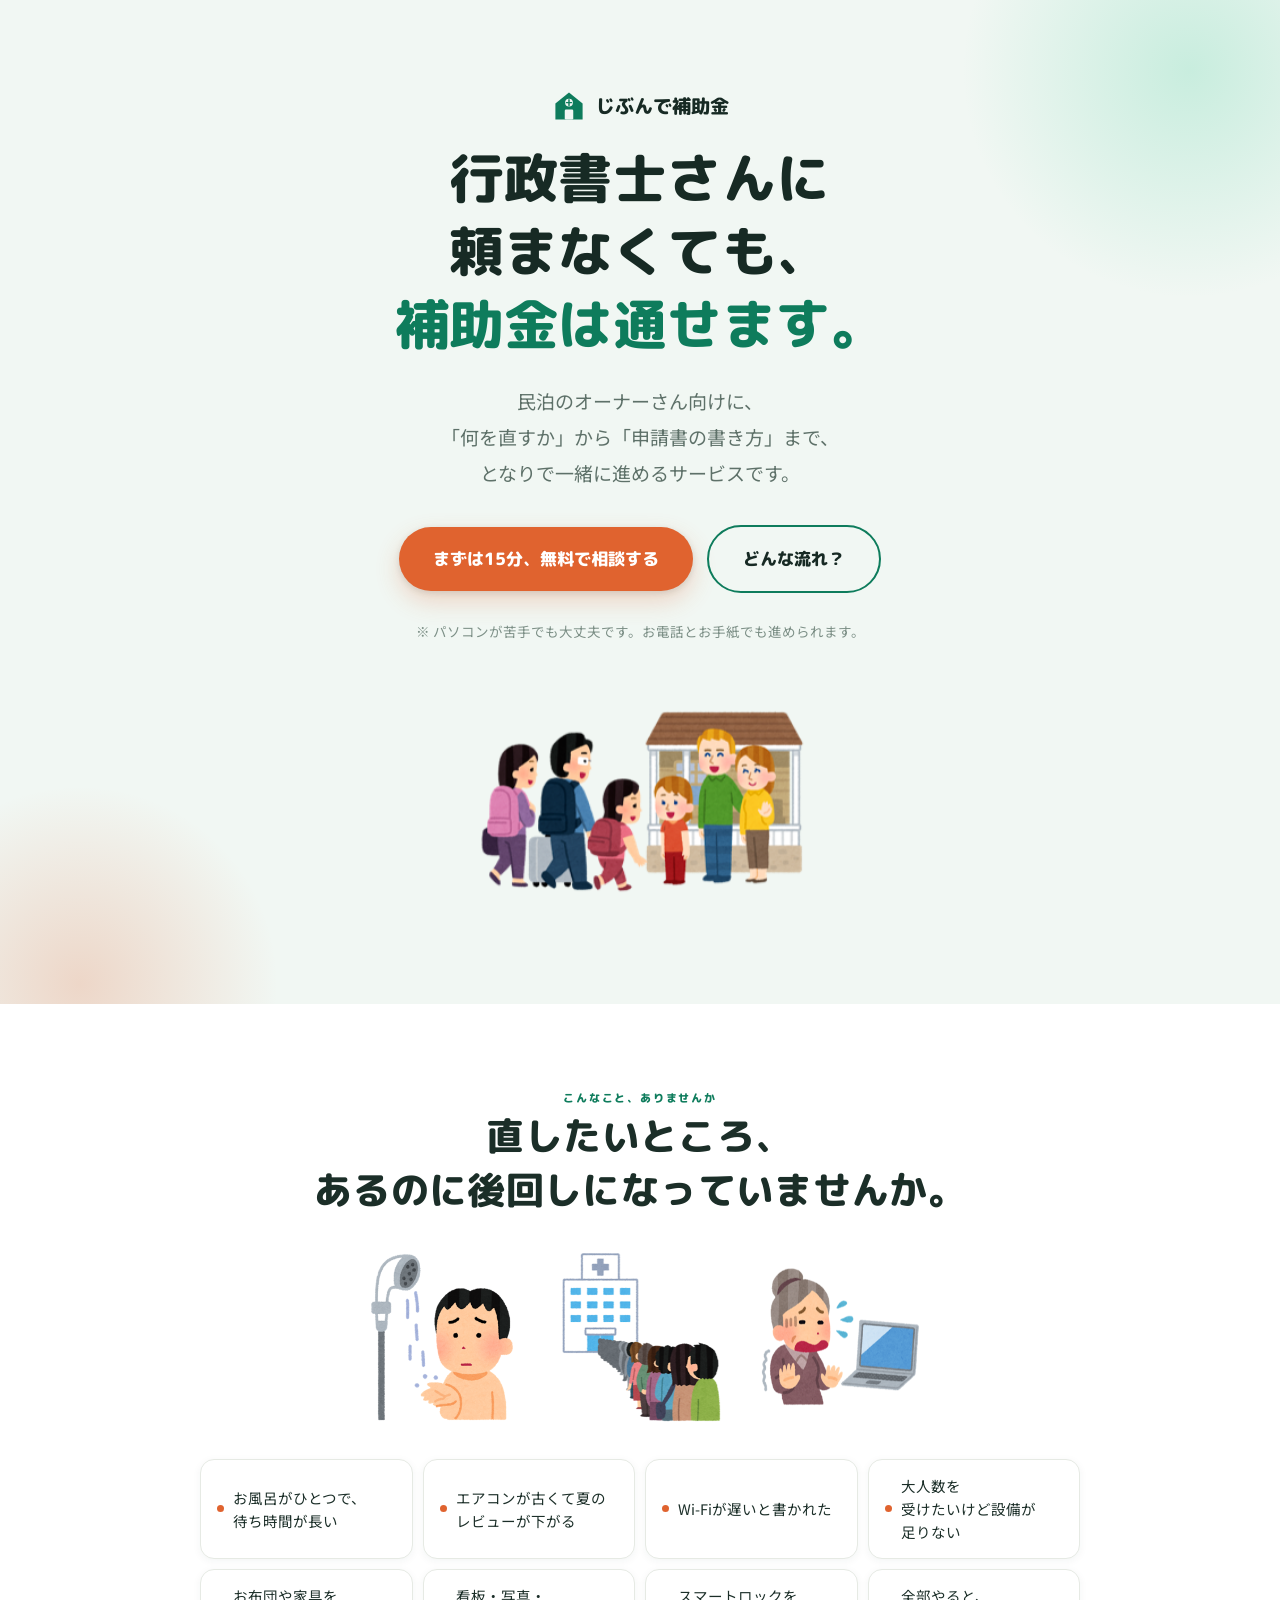
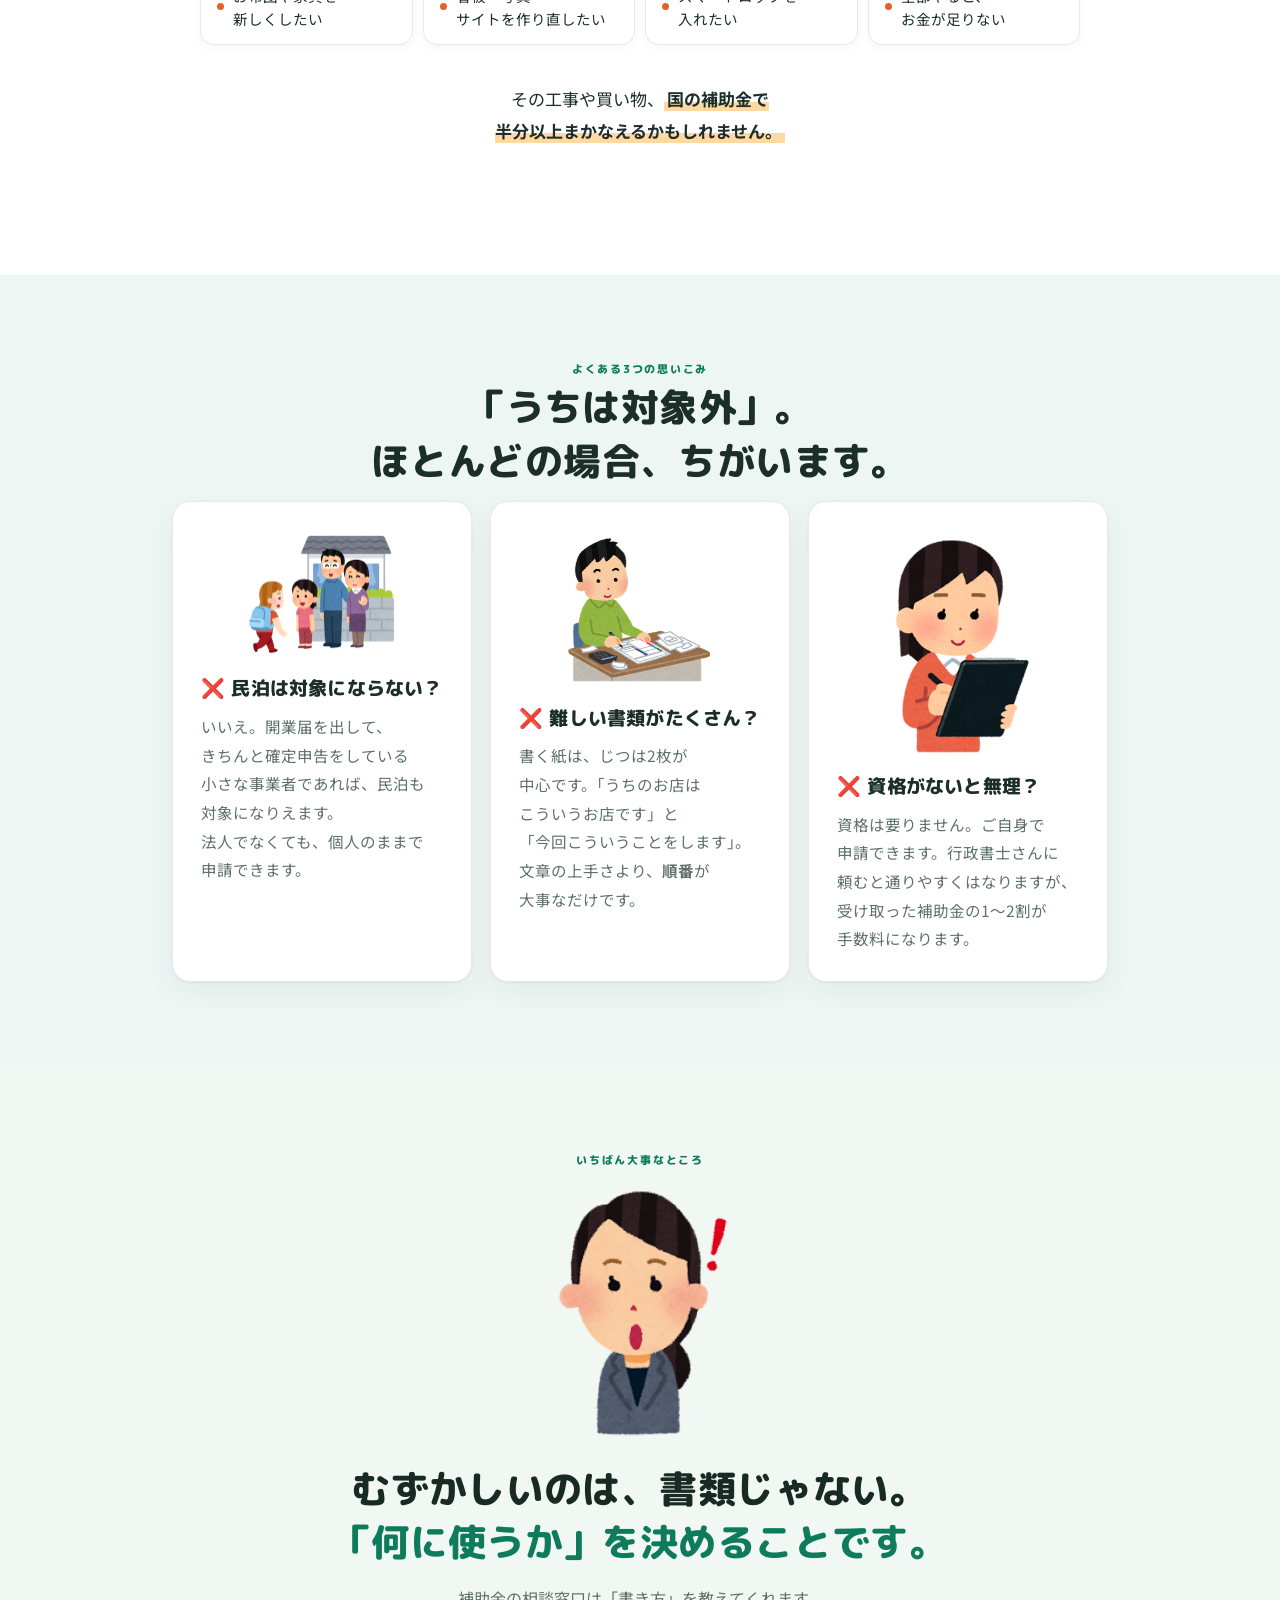
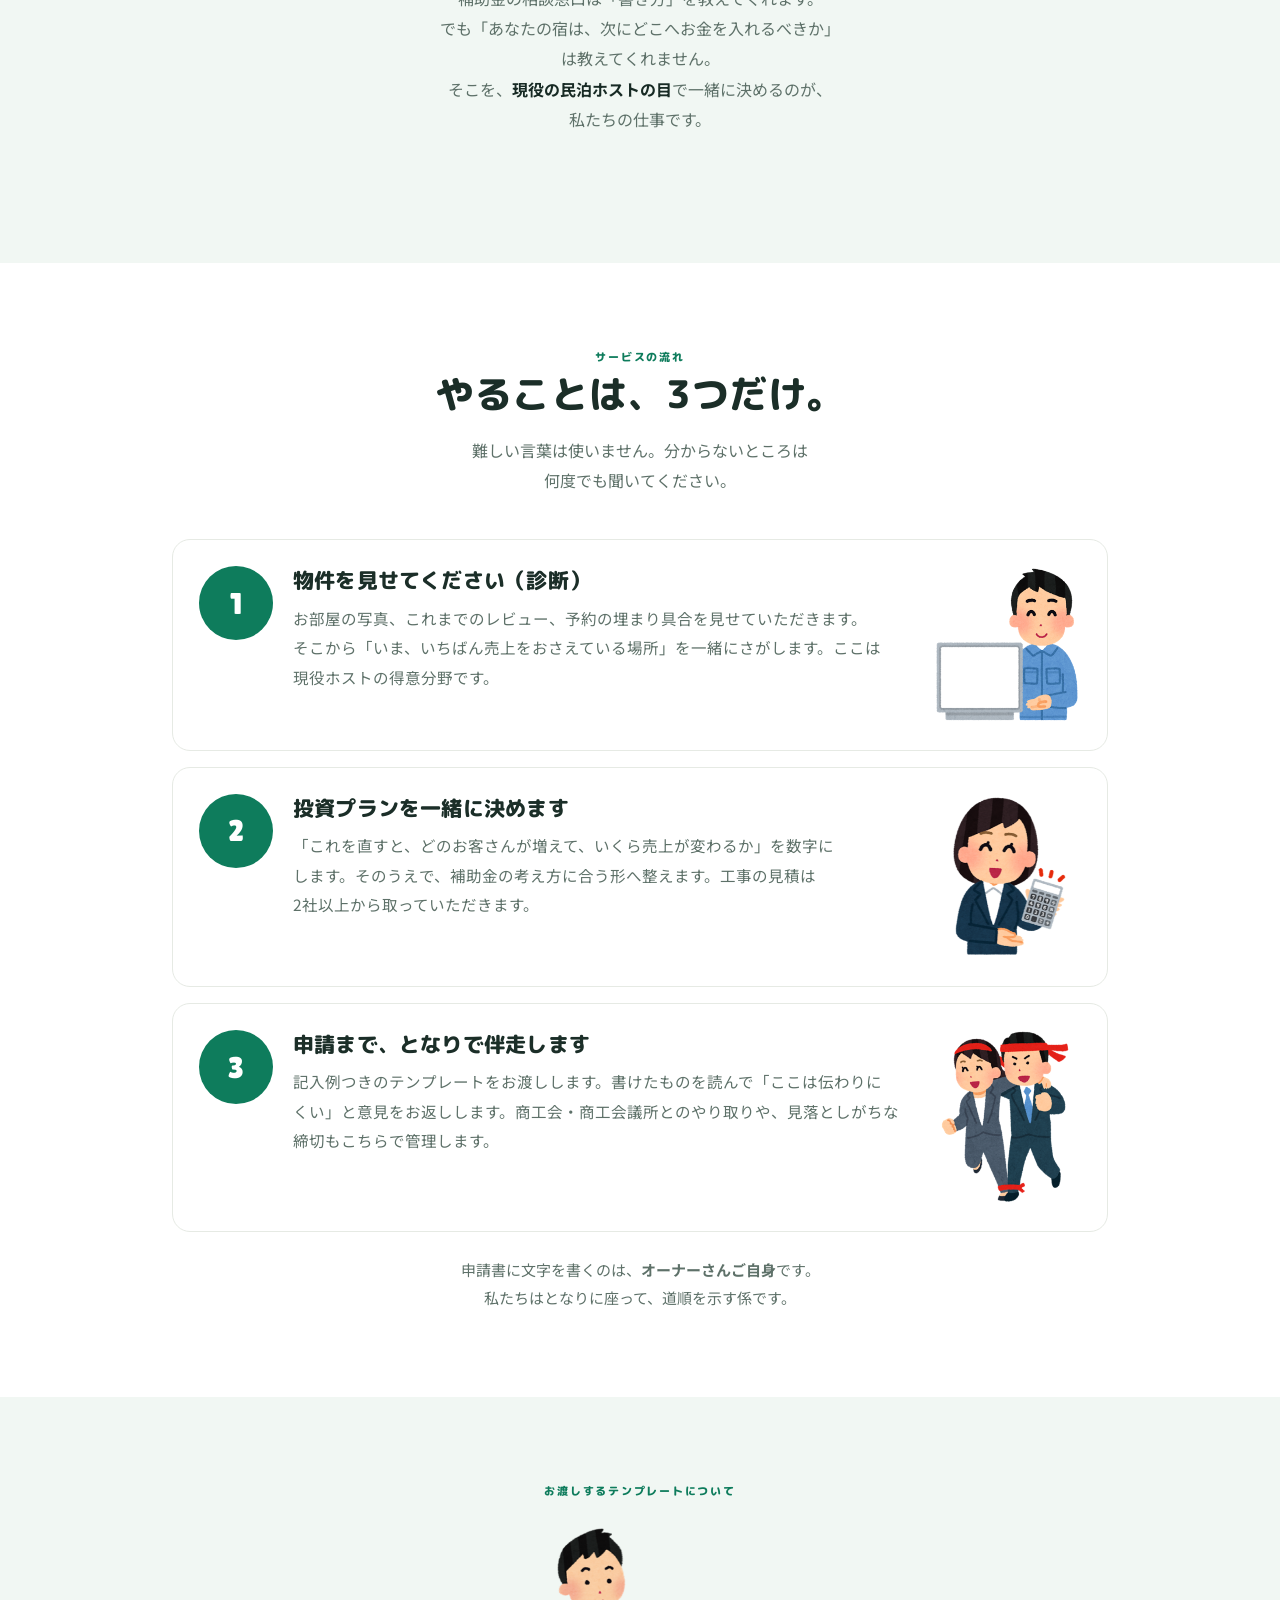
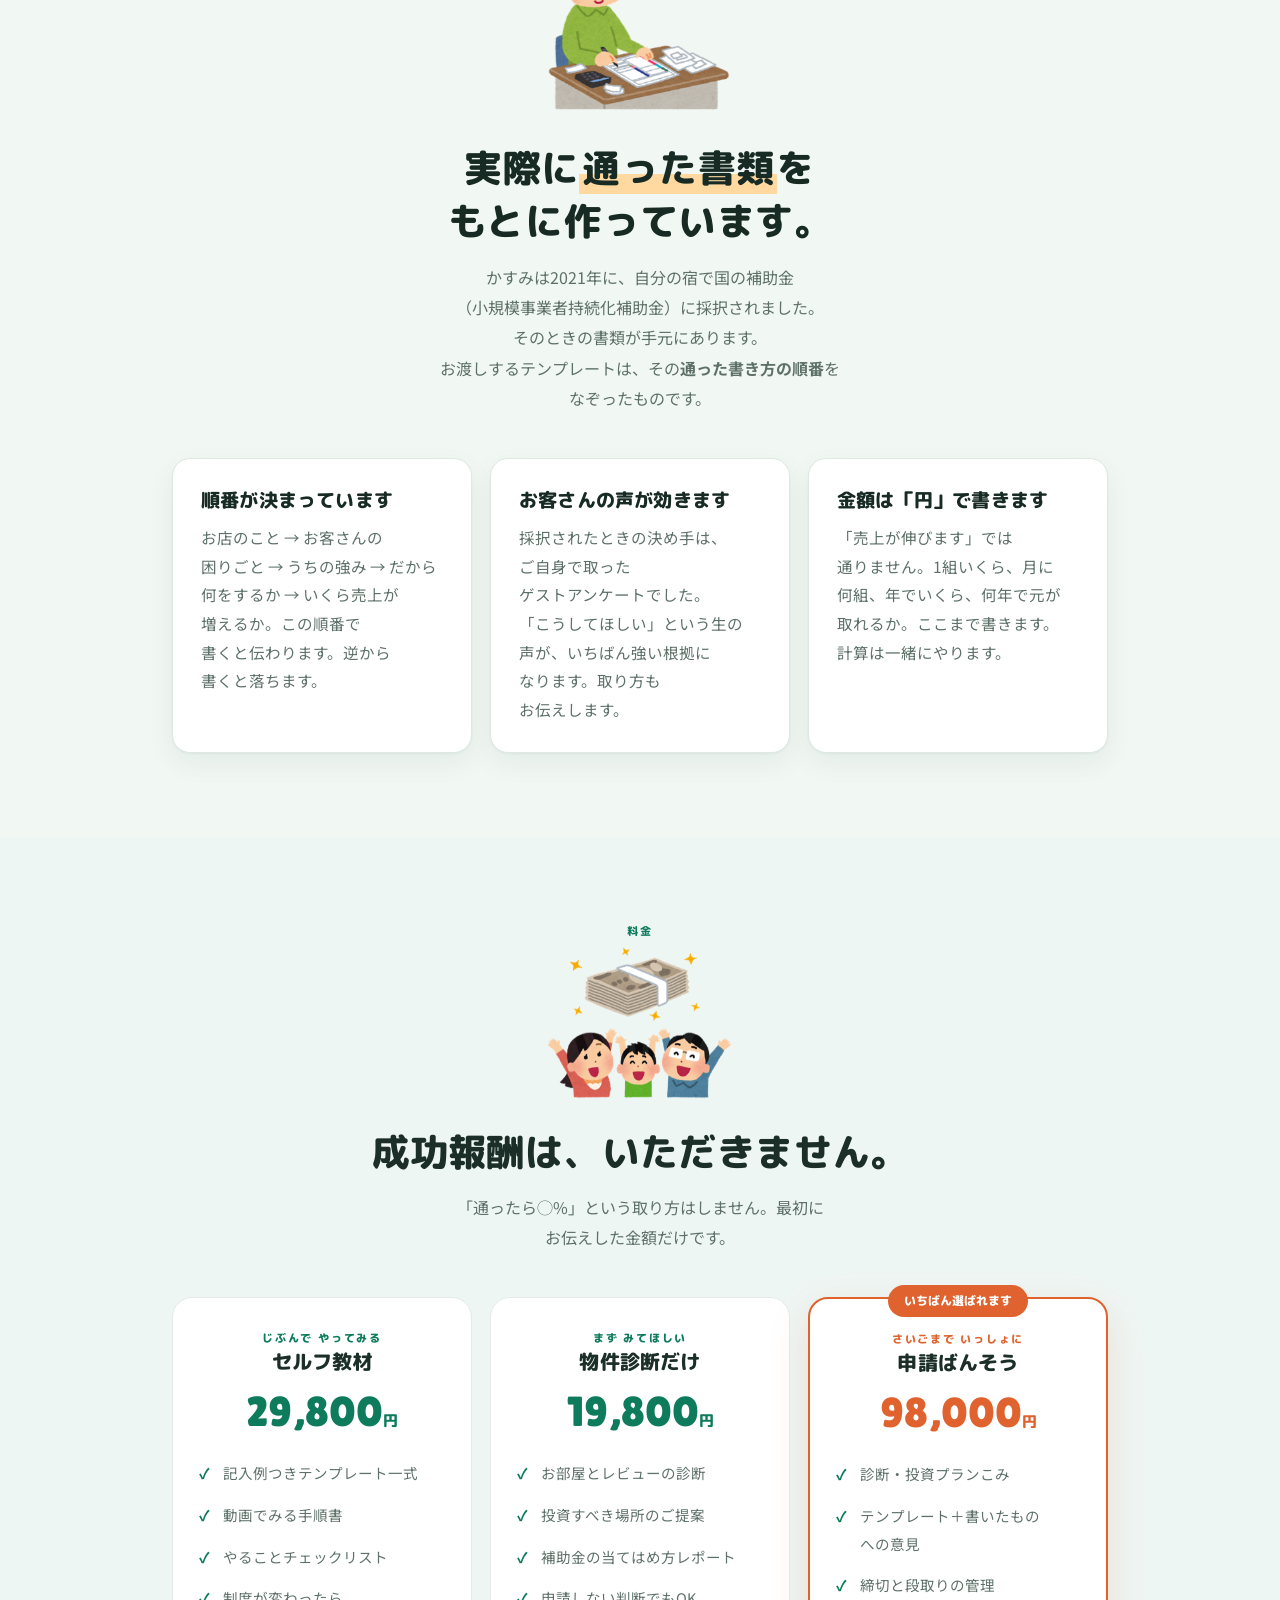
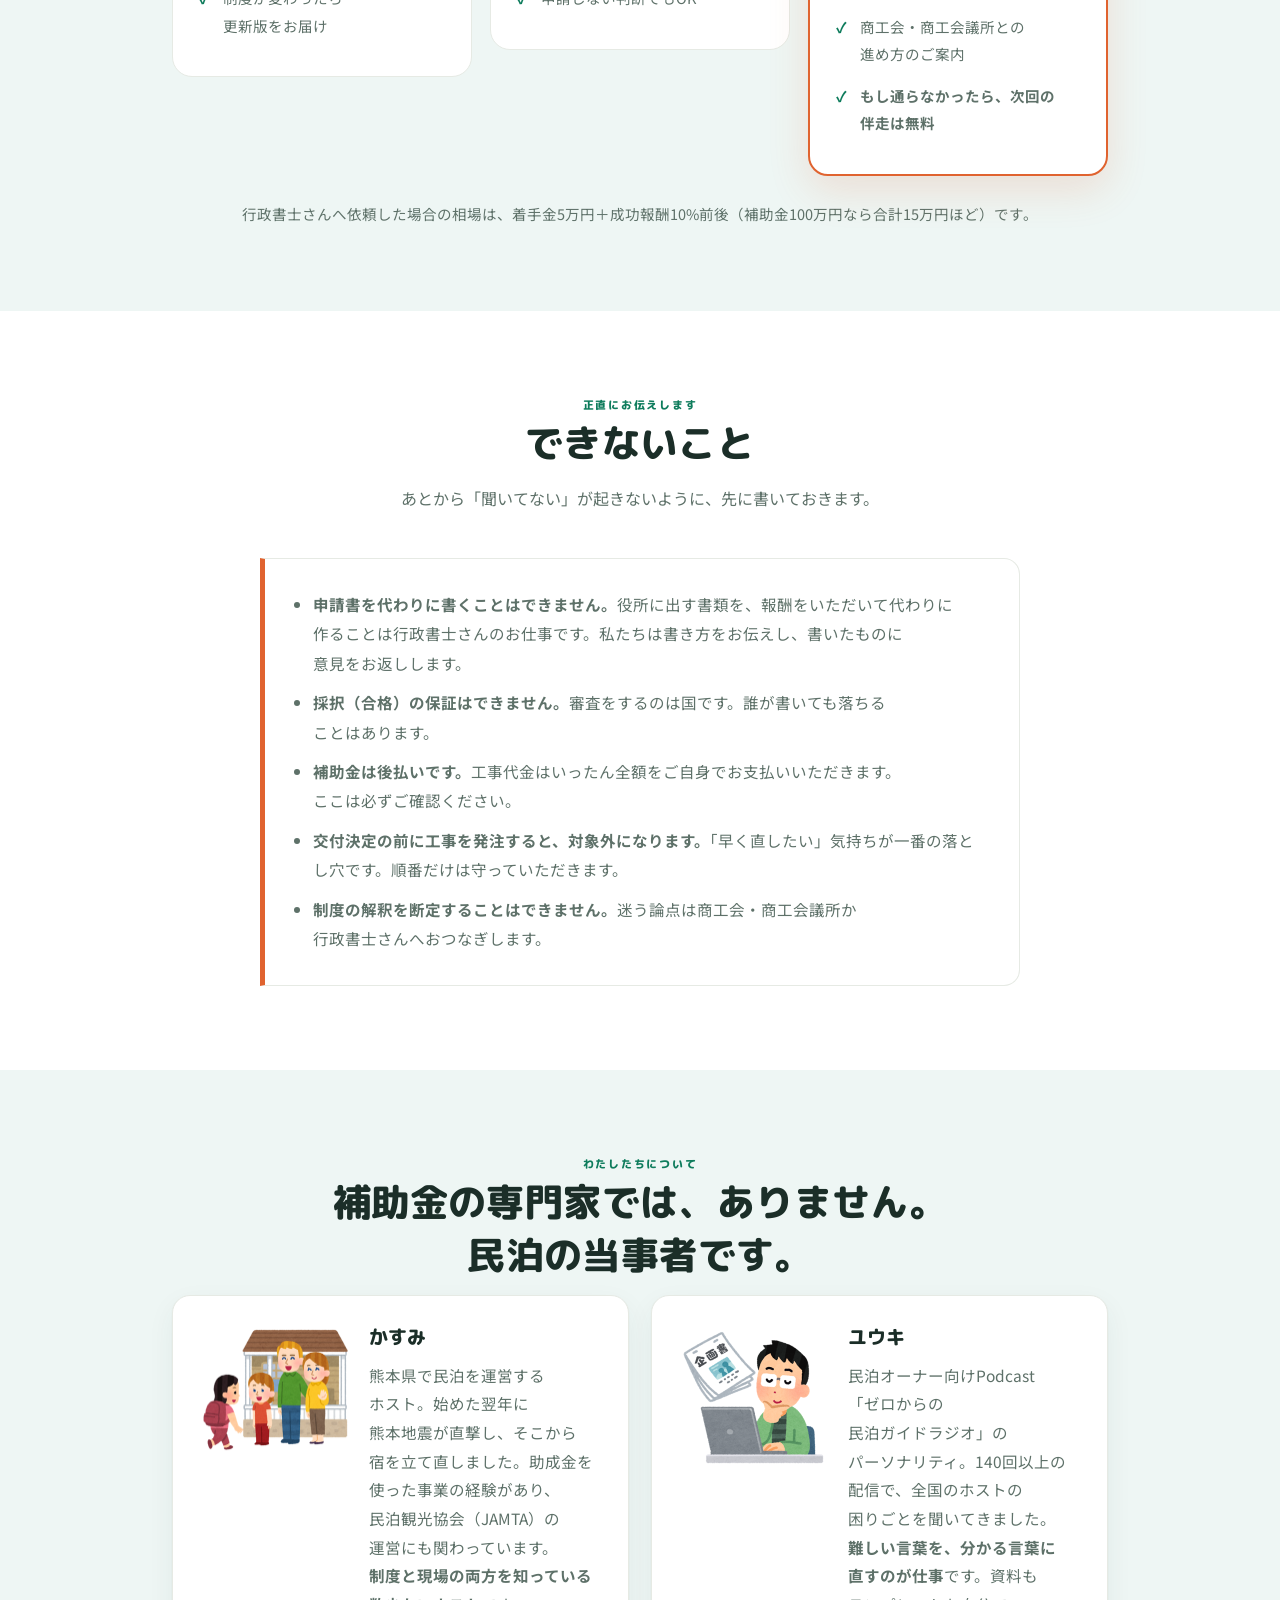
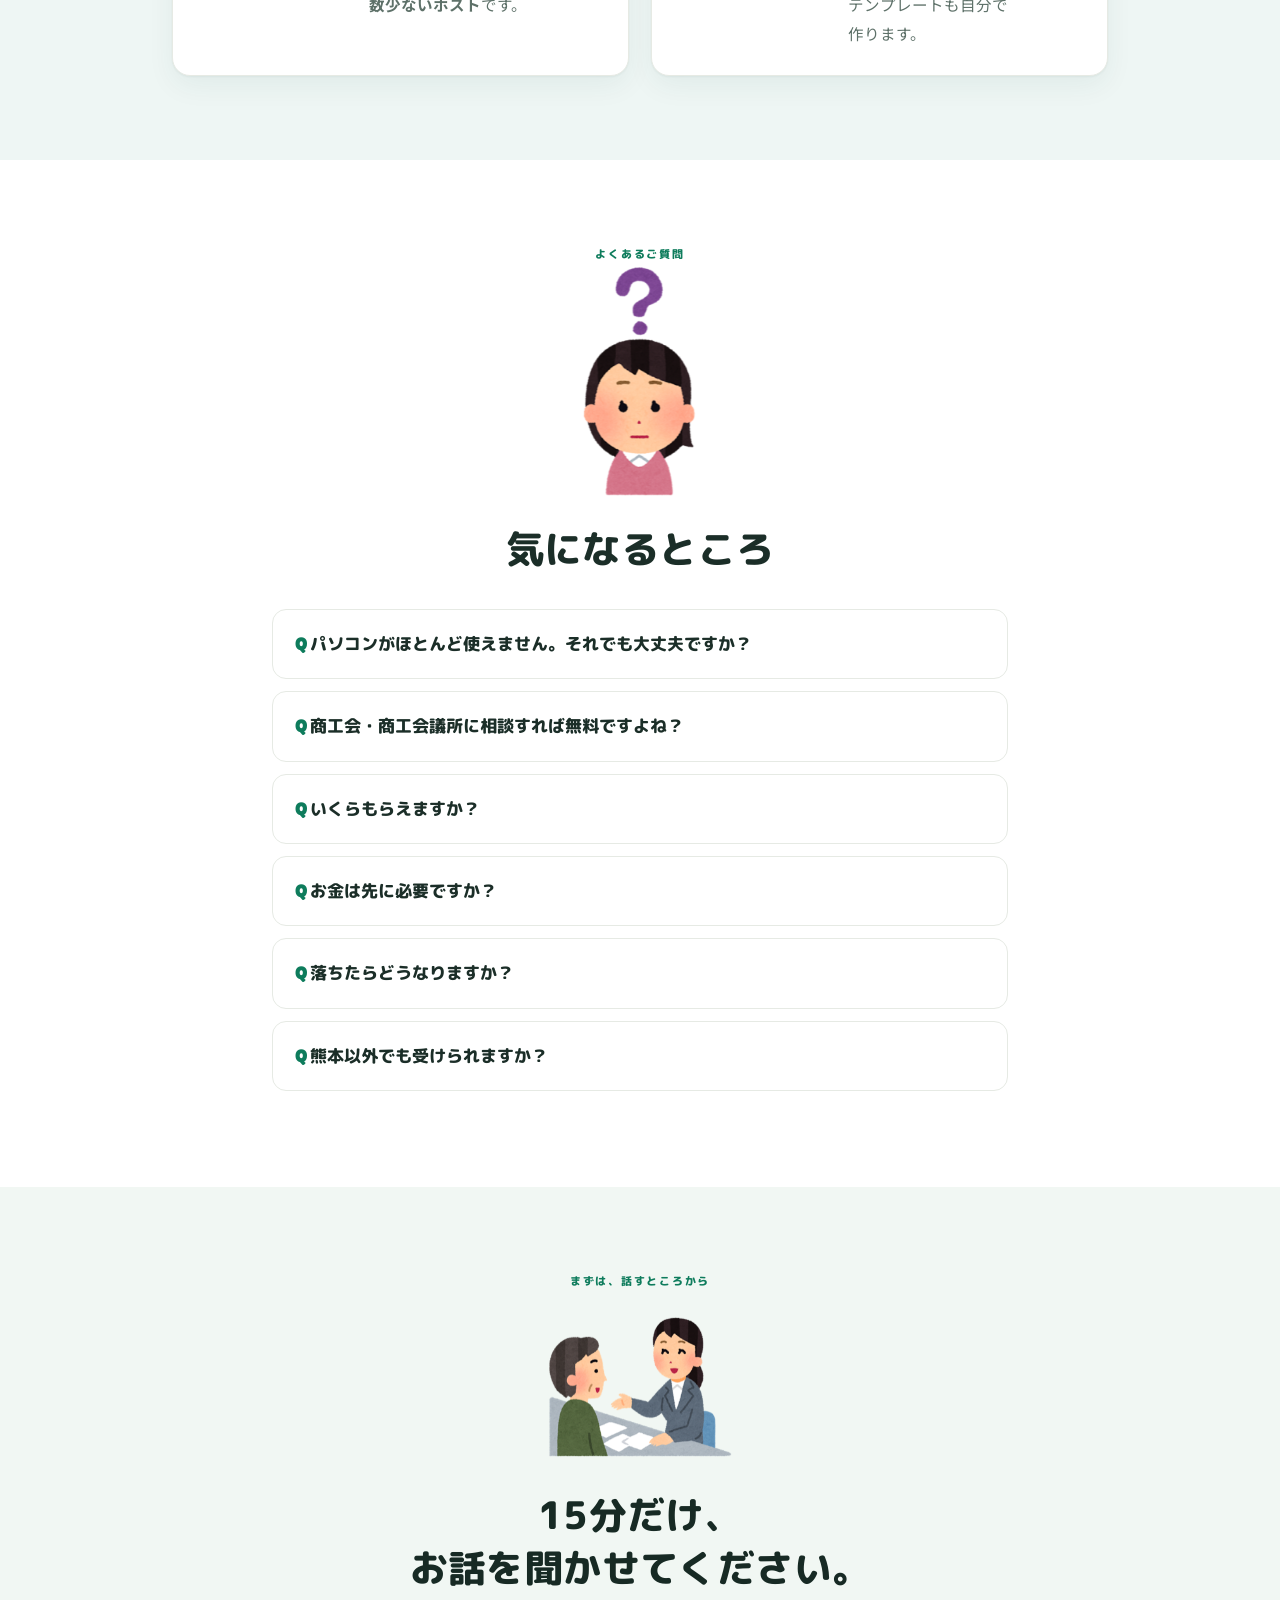
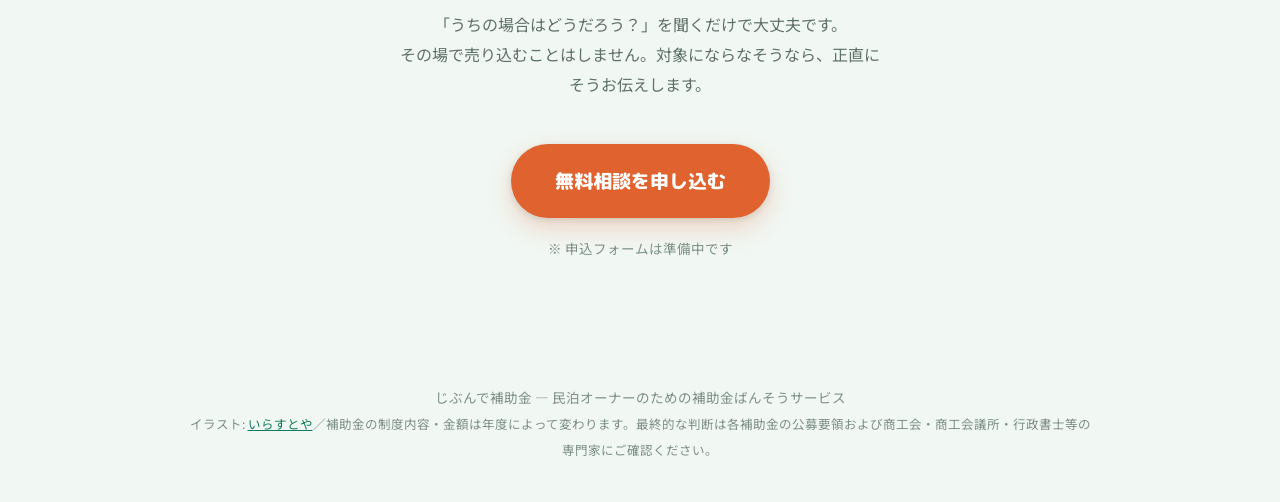
<file: lp.html>
<!doctype html>
<html lang="ja">
<head>
<meta name="robots" content="noindex,nofollow">
<meta charset="utf-8">
<meta name="viewport" content="width=device-width,initial-scale=1">
<meta name="color-scheme" content="light">
<title>じぶんで補助金｜民泊オーナーのための補助金ばんそうサービス</title>
<meta name="description" content="行政書士さんに頼まなくても、補助金は通せます。民泊ホストのための、設備投資と補助金申請の伴走サービス。">
<link rel="preconnect" href="https://fonts.googleapis.com">
<link rel="preconnect" href="https://fonts.gstatic.com" crossorigin>
<link href="https://fonts.googleapis.com/css2?family=Lilita+One&family=M+PLUS+Rounded+1c:wght@400;800&family=Noto+Sans+JP:wght@400;500;700&display=swap" rel="stylesheet">
<link rel="stylesheet" href="style.css">
<style>
body{font-size:17px}
section{padding:84px 0}
.sec-t{font-size:clamp(24px,4.2vw,38px);text-align:center;margin-bottom:14px}
.sec-lead{text-align:center;color:var(--sub);max-width:56ch;margin:0 auto 44px;font-size:16px}
.hero{
  background:#F1F7F3;color:#172A24;padding:0;position:relative;overflow:hidden;
}
.hero .wrap{padding-top:88px;padding-bottom:88px;position:relative;z-index:1;text-align:center}
.hero::before{content:"";position:absolute;top:-160px;right:-140px;width:460px;height:460px;
  border-radius:50%;background:radial-gradient(circle,rgba(95,211,168,.28),transparent 70%)}
.hero::after{content:"";position:absolute;bottom:-180px;left:-120px;width:400px;height:400px;
  border-radius:50%;background:radial-gradient(circle,rgba(224,99,47,.22),transparent 70%)}
.hero h1{font-size:clamp(28px,5.6vw,54px);line-height:1.35;margin:18px 0 22px}
.hero p.sub{font-size:clamp(15px,2vw,19px);color:#5E7169;max-width:44ch;margin:0 auto}
.brand{display:flex;align-items:center;justify-content:center;gap:10px;font-family:"M PLUS Rounded 1c",sans-serif;font-weight:800;font-size:19px}
.brand .mk{width:34px;height:34px;flex:0 0 34px}
.cta-row{display:flex;gap:14px;flex-wrap:wrap;margin-top:34px;align-items:center;justify-content:center}
.hero .btn.ghost{color:#172A24;border-color:#0E7C5C}
.cards{display:grid;gap:18px;grid-template-columns:repeat(3,1fr)}
.cards.two{grid-template-columns:1fr 1fr}
.c{background:var(--card);border:1px solid var(--line);border-radius:18px;padding:28px;
  box-shadow:0 1px 2px rgba(20,60,60,.05),0 10px 28px rgba(20,60,60,.06);
  transition:transform .16s var(--ease-out),box-shadow .16s ease}
.c:hover{transform:translateY(-3px);box-shadow:0 14px 34px rgba(20,60,60,.12)}
.c h3{font-size:19px;margin-bottom:10px}
.c p{font-size:15.5px;color:var(--sub);line-height:1.85}
.tint{background:color-mix(in srgb,var(--accent) 7%,var(--bg))}
.dark{background:#F1F7F3;color:#172A24}
.dark .sec-lead{color:#5E7169}
.dark .c{background:#FFFFFF;border-color:#DEE9E3}
.dark .c p{color:#5E7169}
.voice{display:grid;grid-template-columns:repeat(4,1fr);gap:10px;max-width:880px;margin:0 auto}
.voice .chip{background:#fff;border:1px solid var(--line);border-radius:14px;
  padding:14px 16px;font-size:14.5px;line-height:1.6;text-align:left;
  box-shadow:0 2px 8px rgba(20,60,60,.05);display:flex;align-items:center;gap:9px}
.voice .chip::before{content:"";flex:0 0 7px;height:7px;border-radius:50%;background:var(--accent-2)}
.step{display:grid;grid-template-columns:74px 1fr;gap:20px;align-items:start;
  background:var(--card);border:1px solid var(--line);border-radius:18px;padding:26px;margin-bottom:16px}
.step .n{width:74px;height:74px;border-radius:50%;background:var(--accent);color:#fff;
  display:grid;place-items:center;font-family:"Lilita One",sans-serif;font-size:30px}
.step h3{font-size:21px;margin-bottom:8px}
.step p{font-size:15.5px;color:var(--sub)}
.price{display:grid;gap:18px;grid-template-columns:repeat(3,1fr);align-items:start}
.p{background:#fff;border:1px solid var(--line);border-radius:20px;padding:30px 26px;text-align:center}
.p.best{border:2px solid var(--accent-2);box-shadow:0 14px 40px rgba(224,99,47,.16);position:relative}
.p.best::before{content:"いちばん選ばれます";position:absolute;top:-14px;left:50%;transform:translateX(-50%);
  background:var(--accent-2);color:#fff;font-size:12px;font-weight:800;padding:5px 16px;border-radius:999px;
  font-family:"M PLUS Rounded 1c",sans-serif;white-space:nowrap}
.p .amt{font-family:"Lilita One",sans-serif;font-size:42px;color:var(--accent);line-height:1.1;margin:12px 0}
.p.best .amt{color:var(--accent-2)}
.p .amt small{font-family:"M PLUS Rounded 1c",sans-serif;font-size:15px;font-weight:800}
.p ul{list-style:none;text-align:left;margin-top:18px;font-size:14.5px;color:var(--sub)}
.p li{padding:7px 0 7px 24px;position:relative}
.p li::before{content:"✓";position:absolute;left:0;color:var(--accent);font-weight:800}
.honest{background:#fff;border:1px solid var(--line);border-left:5px solid var(--accent-2);
  border-radius:0 16px 16px 0;padding:26px 28px;max-width:760px;margin:0 auto}
.honest li{margin-left:20px;font-size:15.5px;color:var(--sub);padding:5px 0}
details{background:#fff;border:1px solid var(--line);border-radius:14px;padding:18px 22px;margin-bottom:12px}
details summary{cursor:pointer;font-family:"M PLUS Rounded 1c",sans-serif;font-weight:800;font-size:16.5px;list-style:none}
details summary::-webkit-details-marker{display:none}
details summary::before{content:"Q  ";color:var(--accent);font-family:"Lilita One",sans-serif}
details[open] summary{margin-bottom:12px}
details p{font-size:15.5px;color:var(--sub)}
.who{display:grid;grid-template-columns:1fr 1fr;gap:22px}
.who .c{display:flex;gap:18px;align-items:flex-start}
.who img{flex:0 0 108px;width:108px}
/* いらすとや素材 */
img.ill{display:block;max-width:100%;height:auto}
.hero-grid{display:grid;grid-template-columns:1fr;justify-items:center;gap:8px}
.hero-ill{width:min(340px,72vw);margin:30px auto 0}
.ill-row{display:flex;gap:30px;justify-content:center;flex-wrap:wrap;margin:0 0 34px}
.ill-row img{width:170px}
.c .ill{width:150px;margin:0 auto 16px}
.sec-ill{width:190px;margin:0 auto 22px}
.step{grid-template-columns:74px 1fr 148px}
.step .si{width:148px;align-self:center}
footer{background:#F1F7F3;color:#7C8F86;padding:40px 0;font-size:13.5px;text-align:center}
@media(max-width:820px){
  body{font-size:16px}
  .cards,.cards.two,.price,.who,.hero-grid{grid-template-columns:1fr}
  .voice{grid-template-columns:1fr 1fr}
  section{padding:48px 0}
  .hero .wrap{padding-top:52px;padding-bottom:52px}
  .sec-lead{margin-bottom:26px;font-size:15px}
  .c{padding:20px}
  .c .ill{width:104px;margin-bottom:10px}
  .sec-ill{width:132px;margin-bottom:14px}
  .ill-row{gap:12px;margin-bottom:24px}
  .ill-row img{width:96px}
  .step{grid-template-columns:46px 1fr;gap:12px;padding:18px}
  .step .n{width:46px;height:46px;font-size:20px}
  .step h3{font-size:18px}
  .step .si{display:none}
  .hero-ill{width:min(210px,56vw);margin:20px auto 0}
  .p{padding:22px 18px}
  .p .amt{font-size:36px}
  .honest{padding:20px 18px}
  details{padding:14px 16px}
  .who .c{flex-direction:column;align-items:center;text-align:center;gap:10px}
  .who img{width:88px;flex-basis:88px}
}
/* 縦に間延びさせないため、狭い画面では1枚のリストカードにまとめる */
@media(max-width:560px){
  .voice{grid-template-columns:1fr;gap:0;background:#fff;border:1px solid var(--line);
    border-radius:16px;overflow:hidden;box-shadow:0 2px 10px rgba(20,60,60,.05)}
  .voice .chip{border:0;border-bottom:1px solid var(--line);border-radius:0;
    box-shadow:none;padding:12px 16px;font-size:15px}
  .voice .chip:last-child{border-bottom:0}
}
</style>
</head>
<body>

<!-- HERO -->
<header class="hero">
  <div class="wrap">
    <div class="brand">
      <svg class="mk" viewBox="0 0 40 40" aria-hidden="true">
        <path d="M20 4 4 17v19h32V17L20 4z" fill="#0E7C5C"/>
        <rect x="15" y="24" width="10" height="12" rx="1.5" fill="#F1F7F3"/>
        <circle cx="20" cy="16" r="4.6" fill="#F1F7F3"/>
        <path d="M20 12.6v6.8M17 16h6" stroke="#0E7C5C" stroke-width="1.7" stroke-linecap="round"/>
      </svg>
      じぶんで補助金
    </div>
    <div class="hero-grid">
    <div>
    <h1>行政書士さんに<br>頼まなくても、<br><span style="color:#0E7C5C">補助金は通せます。</span></h1>
    <p class="sub">
      民泊のオーナーさん向けに、<br>
      「何を直すか」から「申請書の書き方」まで、<br>
      となりで一緒に進めるサービスです。
    </p>
    <div class="cta-row">
      <a class="btn" href="#contact">まずは15分、無料で相談する</a>
      <a class="btn ghost" href="#flow">どんな流れ？</a>
    </div>
    <p style="margin-top:26px;font-size:13.5px;color:#7C8F86">
      ※ パソコンが苦手でも大丈夫です。お電話とお手紙でも進められます。
    </p>
    </div>
    <img class="ill hero-ill" src="img/homestay_BandB_minpaku_seiyou.png" alt="民泊のイラスト">
    </div>
  </div>
</header>

<!-- 共感 -->
<section>
  <div class="wrap">
    <p class="eyebrow" style="text-align:center">こんなこと、ありませんか</p>
    <h2 class="sec-t">直したいところ、<br>あるのに後回しになっていませんか。</h2>
    <div class="ill-row" style="margin-top:34px">
      <img class="ill" src="img/ofuro_shower_yowai.png" alt="シャワーの水圧が弱いイラスト">
      <img class="ill" src="img/hospital_gyouretsu.png" alt="順番待ちの行列のイラスト">
      <img class="ill" src="img/pc_kowai_obaasan.png" alt="パソコンが苦手な人のイラスト">
    </div>
    <div class="voice">
      <span class="chip reveal">お風呂がひとつで、待ち時間が長い</span>
      <span class="chip reveal">エアコンが古くて夏のレビューが下がる</span>
      <span class="chip reveal">Wi-Fiが遅いと書かれた</span>
      <span class="chip reveal">大人数を受けたいけど設備が足りない</span>
      <span class="chip reveal">お布団や家具を新しくしたい</span>
      <span class="chip reveal">看板・写真・サイトを作り直したい</span>
      <span class="chip reveal">スマートロックを入れたい</span>
      <span class="chip reveal">全部やると、お金が足りない</span>
    </div>
    <p class="sec-lead" style="margin-top:38px;font-size:17px;color:var(--ink)">
      その工事や買い物、<b class="u">国の補助金で半分以上まかなえるかもしれません。</b>
    </p>
  </div>
</section>

<!-- 誤解 -->
<section class="tint">
  <div class="wrap">
    <p class="eyebrow" style="text-align:center">よくある3つの思いこみ</p>
    <h2 class="sec-t">「うちは対象外」。<br>ほとんどの場合、ちがいます。</h2>
    <div class="cards">
      <div class="c reveal">
        <img class="ill" src="img/homestay_japan.png" alt="ホームステイのイラスト">
        <h3>❌ 民泊は対象にならない？</h3>
        <p>いいえ。開業届を出して、きちんと確定申告をしている小さな事業者であれば、民泊も対象になりえます。法人でなくても、個人のままで申請できます。</p>
      </div>
      <div class="c reveal">
        <img class="ill" src="img/zei_shinkoku.png" alt="申告書を書いている人のイラスト">
        <h3>❌ 難しい書類がたくさん？</h3>
        <p>書く紙は、じつは2枚が中心です。「うちのお店はこういうお店です」と「今回こういうことをします」。文章の上手さより、<b>順番</b>が大事なだけです。</p>
      </div>
      <div class="c reveal">
        <img class="ill" src="img/clipborad_woman.png" alt="書類に書き込む人のイラスト">
        <h3>❌ 資格がないと無理？</h3>
        <p>資格は要りません。ご自身で申請できます。行政書士さんに頼むと通りやすくはなりますが、受け取った補助金の1〜2割が手数料になります。</p>
      </div>
    </div>
  </div>
</section>

<!-- 本質 -->
<section class="dark">
  <div class="wrap" style="text-align:center">
    <p class="eyebrow">いちばん大事なところ</p>
    <img class="ill sec-ill" src="img/businesswoman2_idea.png" alt="ひらめいた人のイラスト" style="margin-top:16px">

    <h2 class="sec-t" style="color:#172A24">むずかしいのは、書類じゃない。<br><span style="color:#0E7C5C">「何に使うか」を決めることです。</span></h2>
    <p class="sec-lead" style="color:#5E7169">
      補助金の相談窓口は「書き方」を教えてくれます。<br>
      でも「あなたの宿は、次にどこへお金を入れるべきか」は教えてくれません。<br>
      そこを、<b style="color:#172A24">現役の民泊ホストの目</b>で一緒に決めるのが、私たちの仕事です。
    </p>
  </div>
</section>

<!-- 流れ -->
<section id="flow">
  <div class="wrap">
    <p class="eyebrow" style="text-align:center">サービスの流れ</p>
    <h2 class="sec-t">やることは、3つだけ。</h2>
    <p class="sec-lead">難しい言葉は使いません。分からないところは何度でも聞いてください。</p>
    <div class="step reveal">
      <div class="n">1</div>
      <div>
        <h3>物件を見せてください（診断）</h3>
        <p>お部屋の写真、これまでのレビュー、予約の埋まり具合を見せていただきます。そこから「いま、いちばん売上をおさえている場所」を一緒にさがします。ここは現役ホストの得意分野です。</p>
      </div>
      <img class="ill si" src="img/monitor_blank_sagyouin_man.png" alt="物件を確認する人のイラスト">
    </div>
    <div class="step reveal">
      <div class="n">2</div>
      <div>
        <h3>投資プランを一緒に決めます</h3>
        <p>「これを直すと、どのお客さんが増えて、いくら売上が変わるか」を数字にします。そのうえで、補助金の考え方に合う形へ整えます。工事の見積は2社以上から取っていただきます。</p>
      </div>
      <img class="ill si" src="img/dentaku_businesswoman.png" alt="電卓で試算する人のイラスト">
    </div>
    <div class="step reveal">
      <div class="n">3</div>
      <div>
        <h3>申請まで、となりで伴走します</h3>
        <p>記入例つきのテンプレートをお渡しします。書けたものを読んで「ここは伝わりにくい」と意見をお返しします。商工会・商工会議所とのやり取りや、見落としがちな締切もこちらで管理します。</p>
      </div>
      <img class="ill si" src="img/nininsankyaku_business.png" alt="二人三脚のイラスト">
    </div>
    <p style="margin-top:24px;text-align:center;font-size:15px;color:var(--sub)">
      申請書に文字を書くのは、<b>オーナーさんご自身</b>です。<br>私たちはとなりに座って、道順を示す係です。
    </p>
  </div>
</section>

<!-- 実績（通った書類の型） -->
<section class="dark">
  <div class="wrap" style="text-align:center">
    <p class="eyebrow">お渡しするテンプレートについて</p>
    <img class="ill sec-ill" src="img/zei_shinkoku.png" alt="申請書を書いている人のイラスト" style="margin-top:16px">
    <h2 class="sec-t">実際に<span class="u">通った書類</span>を<br>もとに作っています。</h2>
    <p class="sec-lead">
      かすみは2021年に、自分の宿で国の補助金（小規模事業者持続化補助金）に採択されました。<br>
      そのときの書類が手元にあります。<br>
      お渡しするテンプレートは、その<b>通った書き方の順番</b>をなぞったものです。
    </p>
    <div class="cards" style="text-align:left">
      <div class="c reveal"><h3>順番が決まっています</h3><p>お店のこと → お客さんの困りごと → うちの強み → だから何をするか → いくら売上が増えるか。この順番で書くと伝わります。逆から書くと落ちます。</p></div>
      <div class="c reveal"><h3>お客さんの声が効きます</h3><p>採択されたときの決め手は、ご自身で取ったゲストアンケートでした。「こうしてほしい」という生の声が、いちばん強い根拠になります。取り方もお伝えします。</p></div>
      <div class="c reveal"><h3>金額は「円」で書きます</h3><p>「売上が伸びます」では通りません。1組いくら、月に何組、年でいくら、何年で元が取れるか。ここまで書きます。計算は一緒にやります。</p></div>
    </div>
  </div>
</section>

<!-- 料金 -->
<section class="tint">
  <div class="wrap">
    <p class="eyebrow" style="text-align:center">料金</p>
    <img class="ill sec-ill" src="img/family_syunyu.png" alt="お金が戻ってきて喜ぶ家族のイラスト">
    <h2 class="sec-t">成功報酬は、いただきません。</h2>
    <p class="sec-lead">「通ったら◯%」という取り方はしません。最初にお伝えした金額だけです。</p>
    <div class="price">
      <div class="p reveal">
        <p class="eyebrow">じぶんで やってみる</p>
        <h3>セルフ教材</h3>
        <div class="amt">29,800<small>円</small></div>
        <ul>
          <li>記入例つきテンプレート一式</li>
          <li>動画でみる手順書</li>
          <li>やることチェックリスト</li>
          <li>制度が変わったら更新版をお届け</li>
        </ul>
      </div>
      <div class="p reveal">
        <p class="eyebrow">まず みてほしい</p>
        <h3>物件診断だけ</h3>
        <div class="amt">19,800<small>円</small></div>
        <ul>
          <li>お部屋とレビューの診断</li>
          <li>投資すべき場所のご提案</li>
          <li>補助金の当てはめ方レポート</li>
          <li>申請しない判断でもOK</li>
        </ul>
      </div>
      <div class="p best reveal">
        <p class="eyebrow" style="color:var(--accent-2)">さいごまで いっしょに</p>
        <h3>申請ばんそう</h3>
        <div class="amt">98,000<small>円</small></div>
        <ul>
          <li>診断・投資プランこみ</li>
          <li>テンプレート＋書いたものへの意見</li>
          <li>締切と段取りの管理</li>
          <li>商工会・商工会議所との進め方のご案内</li>
          <li><b>もし通らなかったら、次回の伴走は無料</b></li>
        </ul>
      </div>
    </div>
    <p style="text-align:center;margin-top:24px;font-size:14.5px;color:var(--sub)">
      行政書士さんへ依頼した場合の相場は、着手金5万円＋成功報酬10%前後（補助金100万円なら合計15万円ほど）です。
    </p>
  </div>
</section>

<!-- できないこと -->
<section>
  <div class="wrap">
    <p class="eyebrow" style="text-align:center">正直にお伝えします</p>
    <h2 class="sec-t">できないこと</h2>
    <p class="sec-lead">あとから「聞いてない」が起きないように、先に書いておきます。</p>
    <div class="honest">
      <ul>
        <li><b>申請書を代わりに書くことはできません。</b>役所に出す書類を、報酬をいただいて代わりに作ることは行政書士さんのお仕事です。私たちは書き方をお伝えし、書いたものに意見をお返しします。</li>
        <li><b>採択（合格）の保証はできません。</b>審査をするのは国です。誰が書いても落ちることはあります。</li>
        <li><b>補助金は後払いです。</b>工事代金はいったん全額をご自身でお支払いいただきます。ここは必ずご確認ください。</li>
        <li><b>交付決定の前に工事を発注すると、対象外になります。</b>「早く直したい」気持ちが一番の落とし穴です。順番だけは守っていただきます。</li>
        <li><b>制度の解釈を断定することはできません。</b>迷う論点は商工会・商工会議所か行政書士さんへおつなぎします。</li>
      </ul>
    </div>
  </div>
</section>

<!-- 誰が -->
<section class="tint">
  <div class="wrap">
    <p class="eyebrow" style="text-align:center">わたしたちについて</p>
    <h2 class="sec-t">補助金の専門家では、ありません。<br>民泊の当事者です。</h2>
    <div class="who">
      <div class="c reveal">
        <img class="ill" src="img/homestay_foreign.png" alt="民泊ホストのイラスト">
        <div>
          <h3>かすみ</h3>
          <p>熊本県で民泊を運営するホスト。始めた翌年に熊本地震が直撃し、そこから宿を立て直しました。助成金を使った事業の経験があり、民泊観光協会（JAMTA）の運営にも関わっています。<b>制度と現場の両方を知っている数少ないホスト</b>です。</p>
        </div>
      </div>
      <div class="c reveal">
        <img class="ill" src="img/tv_housou_sakka.png" alt="ラジオ番組をつくる人のイラスト">
        <div>
          <h3>ユウキ</h3>
          <p>民泊オーナー向けPodcast「ゼロからの民泊ガイドラジオ」のパーソナリティ。140回以上の配信で、全国のホストの困りごとを聞いてきました。<b>難しい言葉を、分かる言葉に直すのが仕事</b>です。資料もテンプレートも自分で作ります。</p>
        </div>
      </div>
    </div>
  </div>
</section>

<!-- FAQ -->
<section>
  <div class="wrap" style="max-width:780px">
    <p class="eyebrow" style="text-align:center">よくあるご質問</p>
    <img class="ill sec-ill" src="img/question_head_girl.png" alt="疑問をうかべた人のイラスト">
    <h2 class="sec-t">気になるところ</h2>
    <div style="margin-top:34px">
      <details><summary>パソコンがほとんど使えません。それでも大丈夫ですか？</summary>
        <p>大丈夫です。ただし申請は国のサイト（jGrants）からの電子申請で、GビズIDプライムというIDが必要です。その取得の手順も、画面を一緒に見ながらご案内します。どうしても難しい場合はご家族に操作をお願いする形でも進められます。</p></details>
      <details><summary>商工会・商工会議所に相談すれば無料ですよね？</summary>
        <p>はい、無料です。ぜひ使ってください。私たちも「まず商工会・商工会議所へ」とご案内します。ただ商工会・商工会議所が教えてくれるのは書類の書き方で、「あなたの宿は次にどこへ投資すべきか」までは踏み込みません。そこが私たちの担当です。</p></details>
      <details><summary>いくらもらえますか？</summary>
        <p>制度や年によって変わります。小規模事業者持続化補助金の場合、使った経費の3分の2（赤字の場合は4分の3）が戻り、上限は50万円。インボイス特例が使えると100万円、賃上げの条件を満たすと200万円まで伸びます。最新の公募要領を一緒に確認します。</p></details>
      <details><summary>お金は先に必要ですか？</summary>
        <p>はい。補助金は「あとから戻ってくる」お金です。工事代金はいったん全額をお支払いいただきます。ここを知らずに進めると資金繰りで詰まるので、最初に必ず確認します。</p></details>
      <details><summary>落ちたらどうなりますか？</summary>
        <p>「申請ばんそう」プランでは、次の回の伴走を無料でお引き受けします。落ちた理由を一緒に読み解いて、書き直して再挑戦します。持続化補助金は年に複数回の公募があります。</p></details>
      <details><summary>熊本以外でも受けられますか？</summary>
        <p>受けられます。やり取りはオンラインと電話が中心です。物件の診断は写真とレビューをお送りいただければ可能です。ただし商工会・商工会議所は地元の窓口をご利用いただきます。</p></details>
    </div>
  </div>
</section>

<!-- CTA -->
<section class="dark" id="contact">
  <div class="wrap" style="text-align:center">
    <p class="eyebrow">まずは、話すところから</p>
    <img class="ill sec-ill" src="img/soudan_madoguchi.png" alt="相談窓口のイラスト" style="margin-top:16px">
    <h2 class="sec-t" style="color:#172A24">15分だけ、<br>お話を聞かせてください。</h2>
    <p class="sec-lead" style="color:#5E7169">
      「うちの場合はどうだろう？」を聞くだけで大丈夫です。<br>
      その場で売り込むことはしません。対象にならなそうなら、正直にそうお伝えします。
    </p>
    <a class="btn" href="#" style="font-size:19px;padding:19px 44px">無料相談を申し込む</a>
    <p style="margin-top:18px;font-size:13.5px;color:#7C8F86">※ 申込フォームは準備中です</p>
  </div>
</section>

<footer>
  <div class="wrap">
    じぶんで補助金 — 民泊オーナーのための補助金ばんそうサービス<br>
    <span style="font-size:12.5px">イラスト: <a href="https://www.irasutoya.com/" style="color:#0E7C5C">いらすとや</a>／補助金の制度内容・金額は年度によって変わります。最終的な判断は各補助金の公募要領および商工会・商工会議所・行政書士等の専門家にご確認ください。</span>
  </div>
</footer>

</body>
</html>
</file>
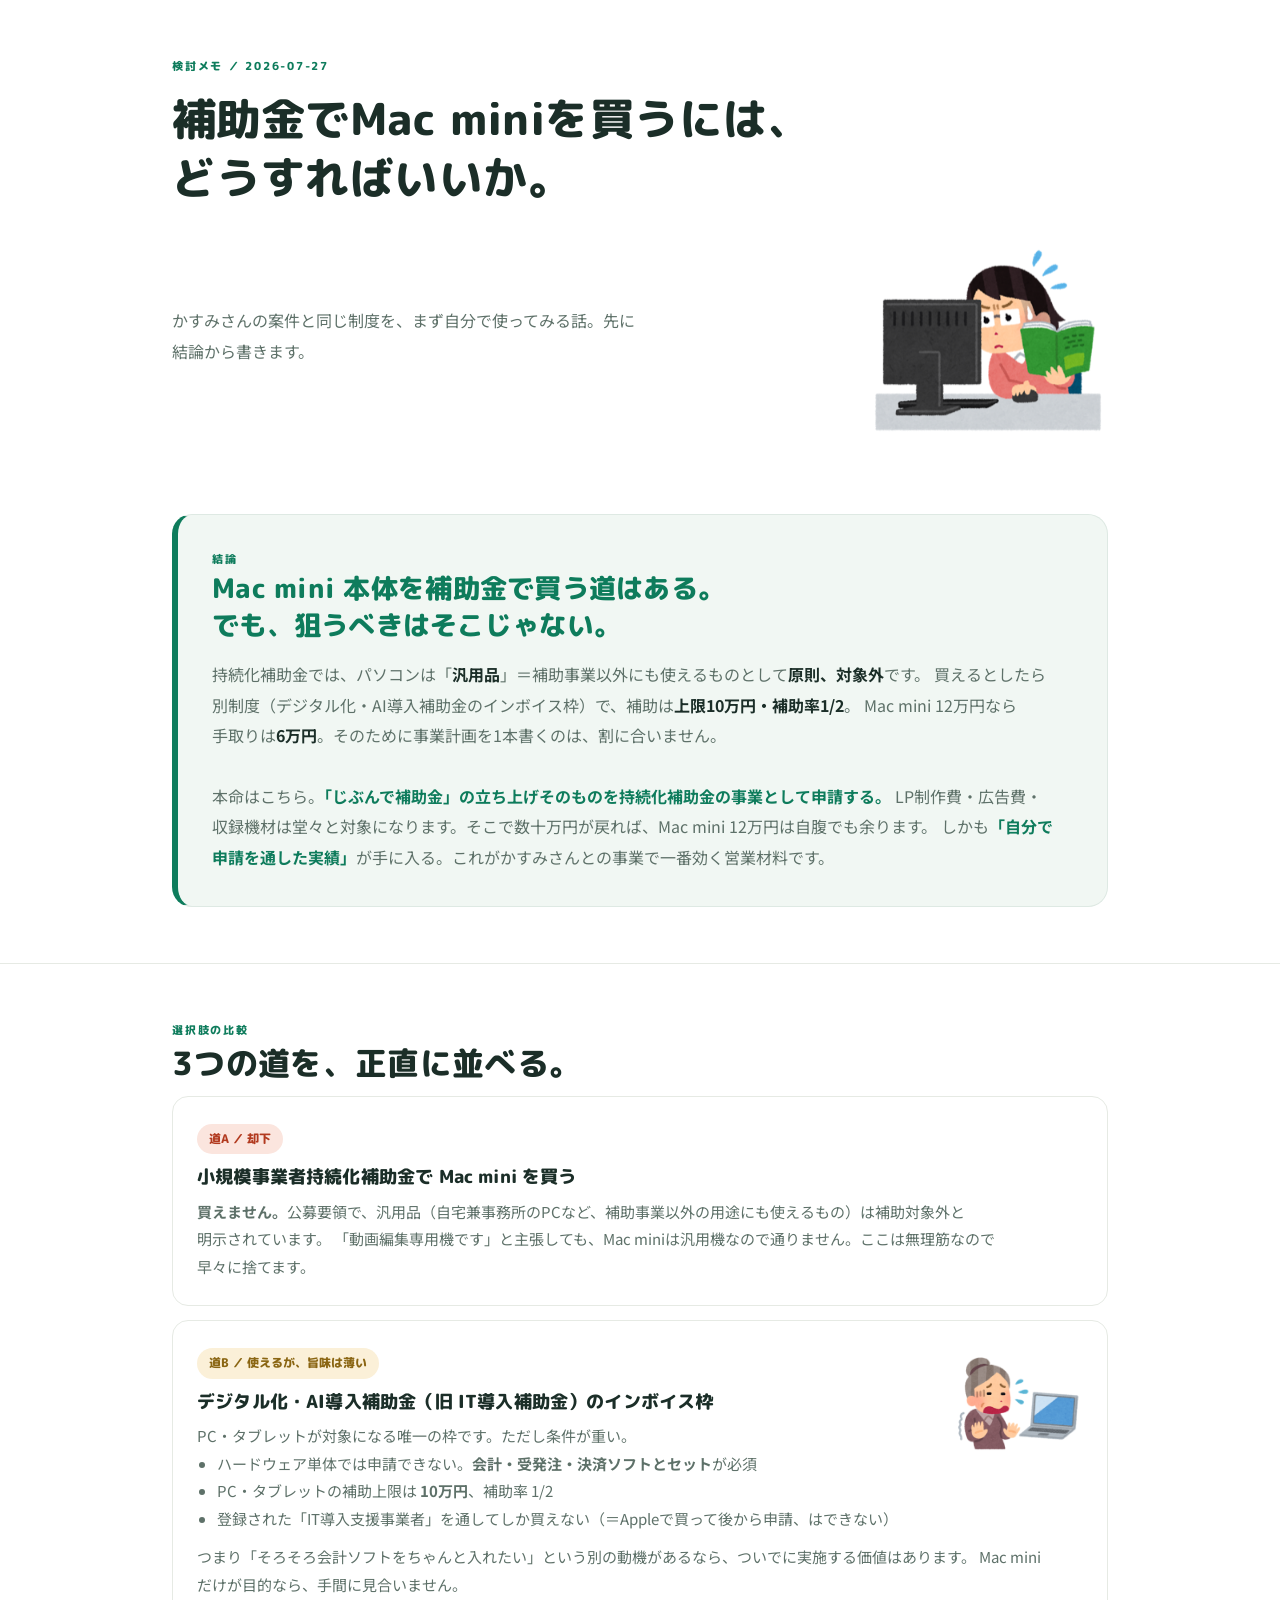
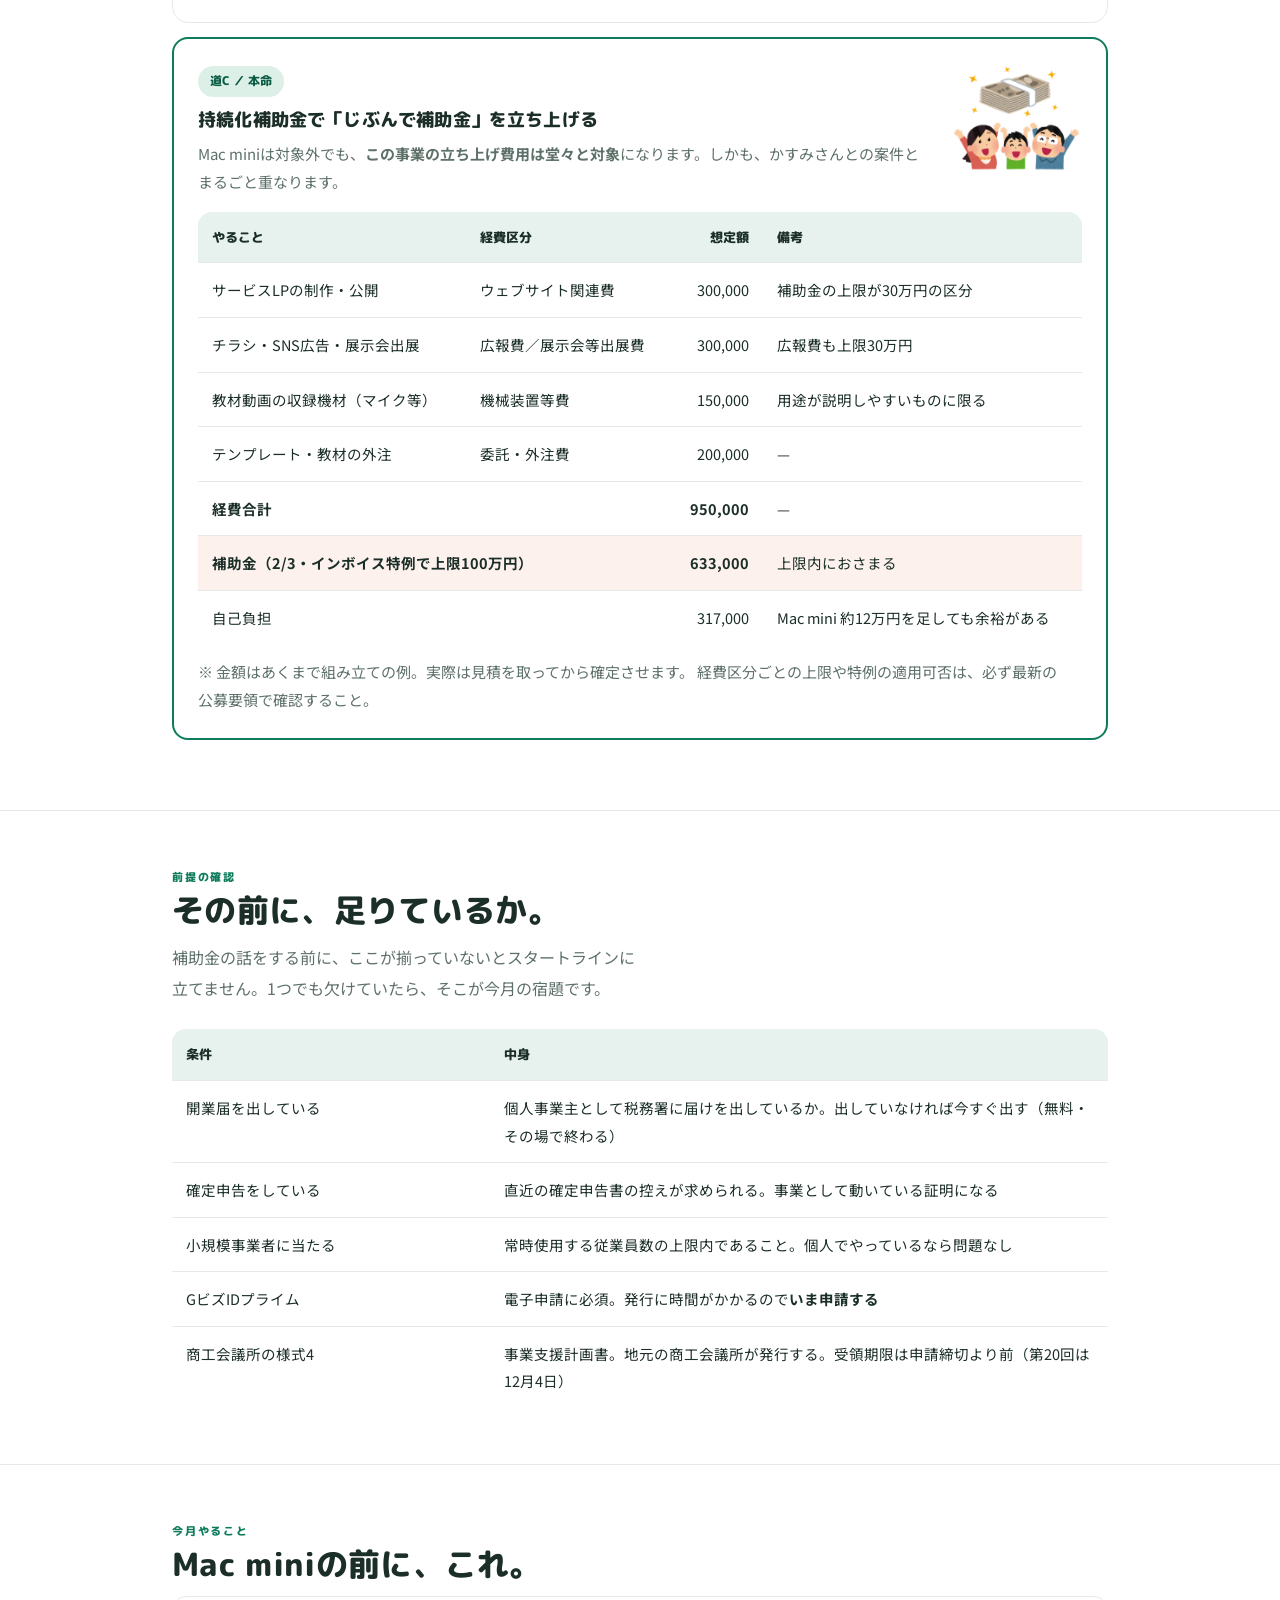
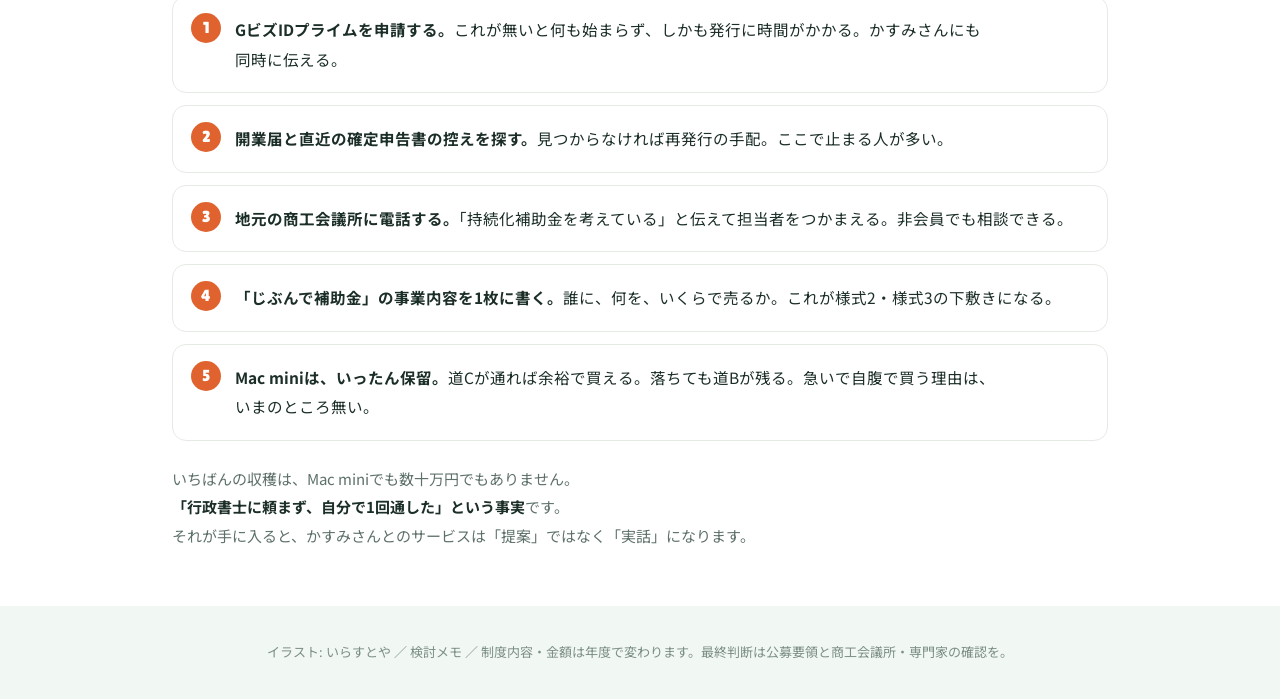
<file: macmini.html>
<!doctype html>
<html lang="ja">
<head>
<meta name="robots" content="noindex,nofollow">
<meta charset="utf-8">
<meta name="viewport" content="width=device-width,initial-scale=1">
<meta name="color-scheme" content="light">
<title>ユウキがMac miniを補助金で買うには｜検討メモ</title>
<link rel="preconnect" href="https://fonts.googleapis.com">
<link rel="preconnect" href="https://fonts.gstatic.com" crossorigin>
<link href="https://fonts.googleapis.com/css2?family=Lilita+One&family=M+PLUS+Rounded+1c:wght@400;800&family=Noto+Sans+JP:wght@400;500;700&display=swap" rel="stylesheet">
<link rel="stylesheet" href="style.css">
<style>
section{padding:56px 0;border-bottom:1px solid var(--line)}
h2.t{font-size:clamp(22px,3.6vw,32px);margin-bottom:10px}
.lead{color:var(--sub);margin-bottom:26px;max-width:62ch}
.verdict{background:#F1F7F3;color:#172A24;border:1px solid #DEE9E3;border-left:6px solid var(--accent);border-radius:20px;padding:34px;margin:10px 0 0}
.verdict h3{font-size:clamp(19px,3vw,27px);color:#0E7C5C;margin-bottom:12px}
.verdict p{color:#5E7169}
.c{background:#fff;border:1px solid var(--line);border-radius:16px;padding:24px;margin-bottom:14px}
.c h3{font-size:18px;margin-bottom:8px}
.c p,.c li{font-size:15px;color:var(--sub);line-height:1.85}
.c ul{margin-left:20px}
.tagx{display:inline-block;font-size:12px;font-weight:800;padding:4px 12px;border-radius:999px;
  font-family:"M PLUS Rounded 1c",sans-serif;margin-bottom:10px}
.t-no{background:#FBE5DE;color:#B23A1F}
.t-mid{background:#FBF0D8;color:#8A6512}
.t-go{background:#DCF0E7;color:#0A5C45}
table{border-collapse:collapse;width:100%;font-size:14.5px;background:#fff;border-radius:14px;overflow:hidden;min-width:560px}
th,td{padding:13px 14px;border-bottom:1px solid var(--line);text-align:left;vertical-align:top}
th{background:color-mix(in srgb,var(--accent) 10%,#fff);font-family:"M PLUS Rounded 1c",sans-serif;font-weight:800;font-size:13px}
td.n,th.n{text-align:right;font-variant-numeric:tabular-nums}
tr:last-child td{border-bottom:none}
.hl{background:color-mix(in srgb,var(--accent-2) 9%,#fff)}
.todo{counter-reset:t;list-style:none}
.todo li{counter-increment:t;background:#fff;border:1px solid var(--line);border-radius:14px;
  padding:18px 20px 18px 62px;position:relative;margin-bottom:12px;font-size:15.5px}
.todo li::before{content:counter(t);position:absolute;left:18px;top:16px;width:30px;height:30px;
  border-radius:50%;background:var(--accent-2);color:#fff;display:grid;place-items:center;
  font-family:"Lilita One",sans-serif;font-size:16px}
img.ill{display:block;max-width:100%;height:auto}
.mm-grid{display:grid;grid-template-columns:1fr auto;gap:36px;align-items:center}
.mm-grid img{width:min(240px,28vw)}
.c .ill{width:130px;float:right;margin:0 0 12px 18px}
@media(max-width:760px){
  .mm-grid{grid-template-columns:1fr}
  .mm-grid img{width:180px}
  .c .ill{float:none;margin:0 auto 14px}section{padding:44px 0}}
</style>
</head>
<body>

<div class="wrap" style="padding-top:56px">
  <p class="eyebrow">検討メモ ／ 2026-07-27</p>
  <h1 style="font-size:clamp(26px,5vw,44px);line-height:1.35;margin:12px 0 16px">
    補助金でMac miniを買うには、<br>どうすればいいか。
  </h1>
  <div class="mm-grid"><p style="color:var(--sub);max-width:60ch">
    かすみさんの案件と同じ制度を、まず自分で使ってみる話。先に結論から書きます。
  </p>
  <img class="ill" src="img/computer_manual_woman.png" alt="パソコンの説明書を読む人のイラスト"></div>
</div>

<section>
  <div class="wrap">
    <div class="verdict">
      <p class="eyebrow" style="color:#0E7C5C">結論</p>
      <h3>Mac mini 本体を補助金で買う道はある。<br>でも、狙うべきはそこじゃない。</h3>
      <p style="margin-top:14px">
        持続化補助金では、パソコンは「<b style="color:var(--ink)">汎用品</b>」＝補助事業以外にも使えるものとして<b style="color:var(--ink)">原則、対象外</b>です。
        買えるとしたら別制度（デジタル化・AI導入補助金のインボイス枠）で、補助は<b style="color:var(--ink)">上限10万円・補助率1/2</b>。
        Mac mini 12万円なら手取りは<b style="color:var(--ink)">6万円</b>。そのために事業計画を1本書くのは、割に合いません。<br><br>
        本命はこちら。<b style="color:#0E7C5C">「じぶんで補助金」の立ち上げそのものを持続化補助金の事業として申請する。</b>
        LP制作費・広告費・収録機材は堂々と対象になります。そこで数十万円が戻れば、Mac mini 12万円は自腹でも余ります。
        しかも<b style="color:#0E7C5C">「自分で申請を通した実績」</b>が手に入る。これがかすみさんとの事業で一番効く営業材料です。
      </p>
    </div>
  </div>
</section>

<section>
  <div class="wrap">
    <p class="eyebrow">選択肢の比較</p>
    <h2 class="t">3つの道を、正直に並べる。</h2>

    <div class="c">
      <span class="tagx t-no">道A ／ 却下</span>
      <h3>小規模事業者持続化補助金で Mac mini を買う</h3>
      <p>
        <b>買えません。</b>公募要領で、汎用品（自宅兼事務所のPCなど、補助事業以外の用途にも使えるもの）は補助対象外と明示されています。
        「動画編集専用機です」と主張しても、Mac miniは汎用機なので通りません。ここは無理筋なので早々に捨てます。
      </p>
    </div>

    <div class="c">
      <span class="tagx t-mid">道B ／ 使えるが、旨味は薄い</span>
      <img class="ill" src="img/pc_kowai_obaasan.png" alt="パソコンが苦手な人のイラスト">
      <h3>デジタル化・AI導入補助金（旧 IT導入補助金）のインボイス枠</h3>
      <p>
        PC・タブレットが対象になる唯一の枠です。ただし条件が重い。
      </p>
      <ul>
        <li>ハードウェア単体では申請できない。<b>会計・受発注・決済ソフトとセット</b>が必須</li>
        <li>PC・タブレットの補助上限は <b>10万円</b>、補助率 1/2</li>
        <li>登録された「IT導入支援事業者」を通してしか買えない（＝Appleで買って後から申請、はできない）</li>
      </ul>
      <p style="margin-top:10px">
        つまり「そろそろ会計ソフトをちゃんと入れたい」という別の動機があるなら、ついでに実施する価値はあります。
        Mac mini だけが目的なら、手間に見合いません。
      </p>
    </div>

    <div class="c" style="border:2px solid var(--accent)">
      <span class="tagx t-go">道C ／ 本命</span>
      <img class="ill" src="img/family_syunyu.png" alt="お金が戻ってきて喜ぶ家族のイラスト">
      <h3>持続化補助金で「じぶんで補助金」を立ち上げる</h3>
      <p>
        Mac miniは対象外でも、<b>この事業の立ち上げ費用は堂々と対象</b>になります。しかも、かすみさんとの案件とまるごと重なります。
      </p>
      <div class="scroll-x" style="margin-top:16px">
        <table>
          <tr><th>やること</th><th>経費区分</th><th class="n">想定額</th><th>備考</th></tr>
          <tr><td>サービスLPの制作・公開</td><td>ウェブサイト関連費</td><td class="n">300,000</td><td>補助金の上限が30万円の区分</td></tr>
          <tr><td>チラシ・SNS広告・展示会出展</td><td>広報費／展示会等出展費</td><td class="n">300,000</td><td>広報費も上限30万円</td></tr>
          <tr><td>教材動画の収録機材（マイク等）</td><td>機械装置等費</td><td class="n">150,000</td><td>用途が説明しやすいものに限る</td></tr>
          <tr><td>テンプレート・教材の外注</td><td>委託・外注費</td><td class="n">200,000</td><td>—</td></tr>
          <tr><td colspan="2"><b>経費合計</b></td><td class="n"><b>950,000</b></td><td>—</td></tr>
          <tr class="hl"><td colspan="2"><b>補助金（2/3・インボイス特例で上限100万円）</b></td><td class="n"><b>633,000</b></td><td>上限内におさまる</td></tr>
          <tr><td colspan="2">自己負担</td><td class="n">317,000</td><td>Mac mini 約12万円を足しても余裕がある</td></tr>
        </table>
      </div>
      <p style="margin-top:14px">
        ※ 金額はあくまで組み立ての例。実際は見積を取ってから確定させます。
        経費区分ごとの上限や特例の適用可否は、必ず最新の公募要領で確認すること。
      </p>
    </div>
  </div>
</section>

<section>
  <div class="wrap">
    <p class="eyebrow">前提の確認</p>
    <h2 class="t">その前に、足りているか。</h2>
    <p class="lead">補助金の話をする前に、ここが揃っていないとスタートラインに立てません。1つでも欠けていたら、そこが今月の宿題です。</p>
    <div class="scroll-x">
      <table>
        <tr><th style="width:34%">条件</th><th>中身</th></tr>
        <tr><td>開業届を出している</td><td>個人事業主として税務署に届けを出しているか。出していなければ今すぐ出す（無料・その場で終わる）</td></tr>
        <tr><td>確定申告をしている</td><td>直近の確定申告書の控えが求められる。事業として動いている証明になる</td></tr>
        <tr><td>小規模事業者に当たる</td><td>常時使用する従業員数の上限内であること。個人でやっているなら問題なし</td></tr>
        <tr><td>GビズIDプライム</td><td>電子申請に必須。発行に時間がかかるので<b>いま申請する</b></td></tr>
        <tr><td>商工会議所の様式4</td><td>事業支援計画書。地元の商工会議所が発行する。受領期限は申請締切より前（第20回は12月4日）</td></tr>
      </table>
    </div>
  </div>
</section>

<section style="border-bottom:none">
  <div class="wrap">
    <p class="eyebrow">今月やること</p>
    <h2 class="t">Mac miniの前に、これ。</h2>
    <ol class="todo">
      <li><b>GビズIDプライムを申請する。</b>これが無いと何も始まらず、しかも発行に時間がかかる。かすみさんにも同時に伝える。</li>
      <li><b>開業届と直近の確定申告書の控えを探す。</b>見つからなければ再発行の手配。ここで止まる人が多い。</li>
      <li><b>地元の商工会議所に電話する。</b>「持続化補助金を考えている」と伝えて担当者をつかまえる。非会員でも相談できる。</li>
      <li><b>「じぶんで補助金」の事業内容を1枚に書く。</b>誰に、何を、いくらで売るか。これが様式2・様式3の下敷きになる。</li>
      <li><b>Mac miniは、いったん保留。</b>道Cが通れば余裕で買える。落ちても道Bが残る。急いで自腹で買う理由は、いまのところ無い。</li>
    </ol>
    <p style="margin-top:24px;font-size:15px;color:var(--sub)">
      いちばんの収穫は、Mac miniでも数十万円でもありません。<br>
      <b style="color:var(--ink)">「行政書士に頼まず、自分で1回通した」という事実</b>です。<br>
      それが手に入ると、かすみさんとのサービスは「提案」ではなく「実話」になります。
    </p>
  </div>
</section>

<footer style="background:#F1F7F3;color:#7C8F86;padding:34px 0;font-size:13px;text-align:center">
  <div class="wrap">
    イラスト: いらすとや ／ 検討メモ ／ 制度内容・金額は年度で変わります。最終判断は公募要領と商工会議所・専門家の確認を。
  </div>
</footer>

</body>
</html>
</file>
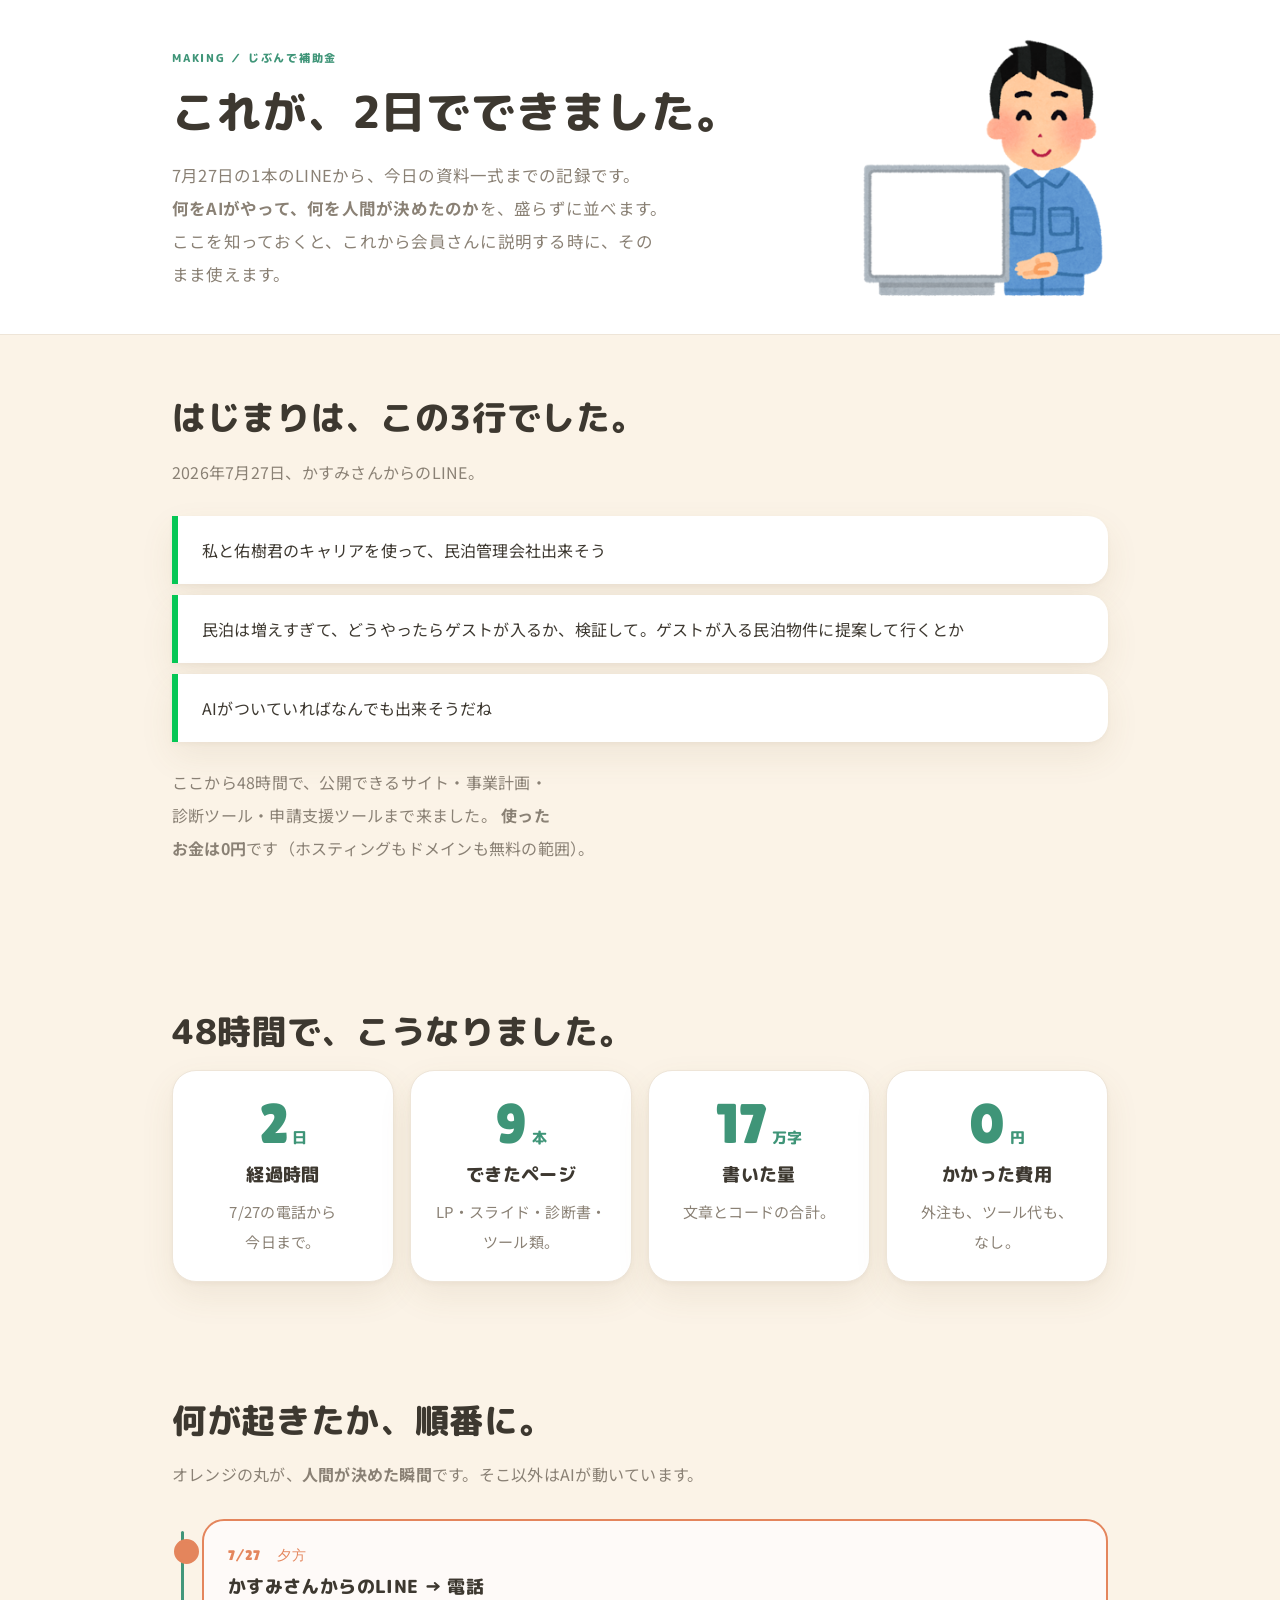
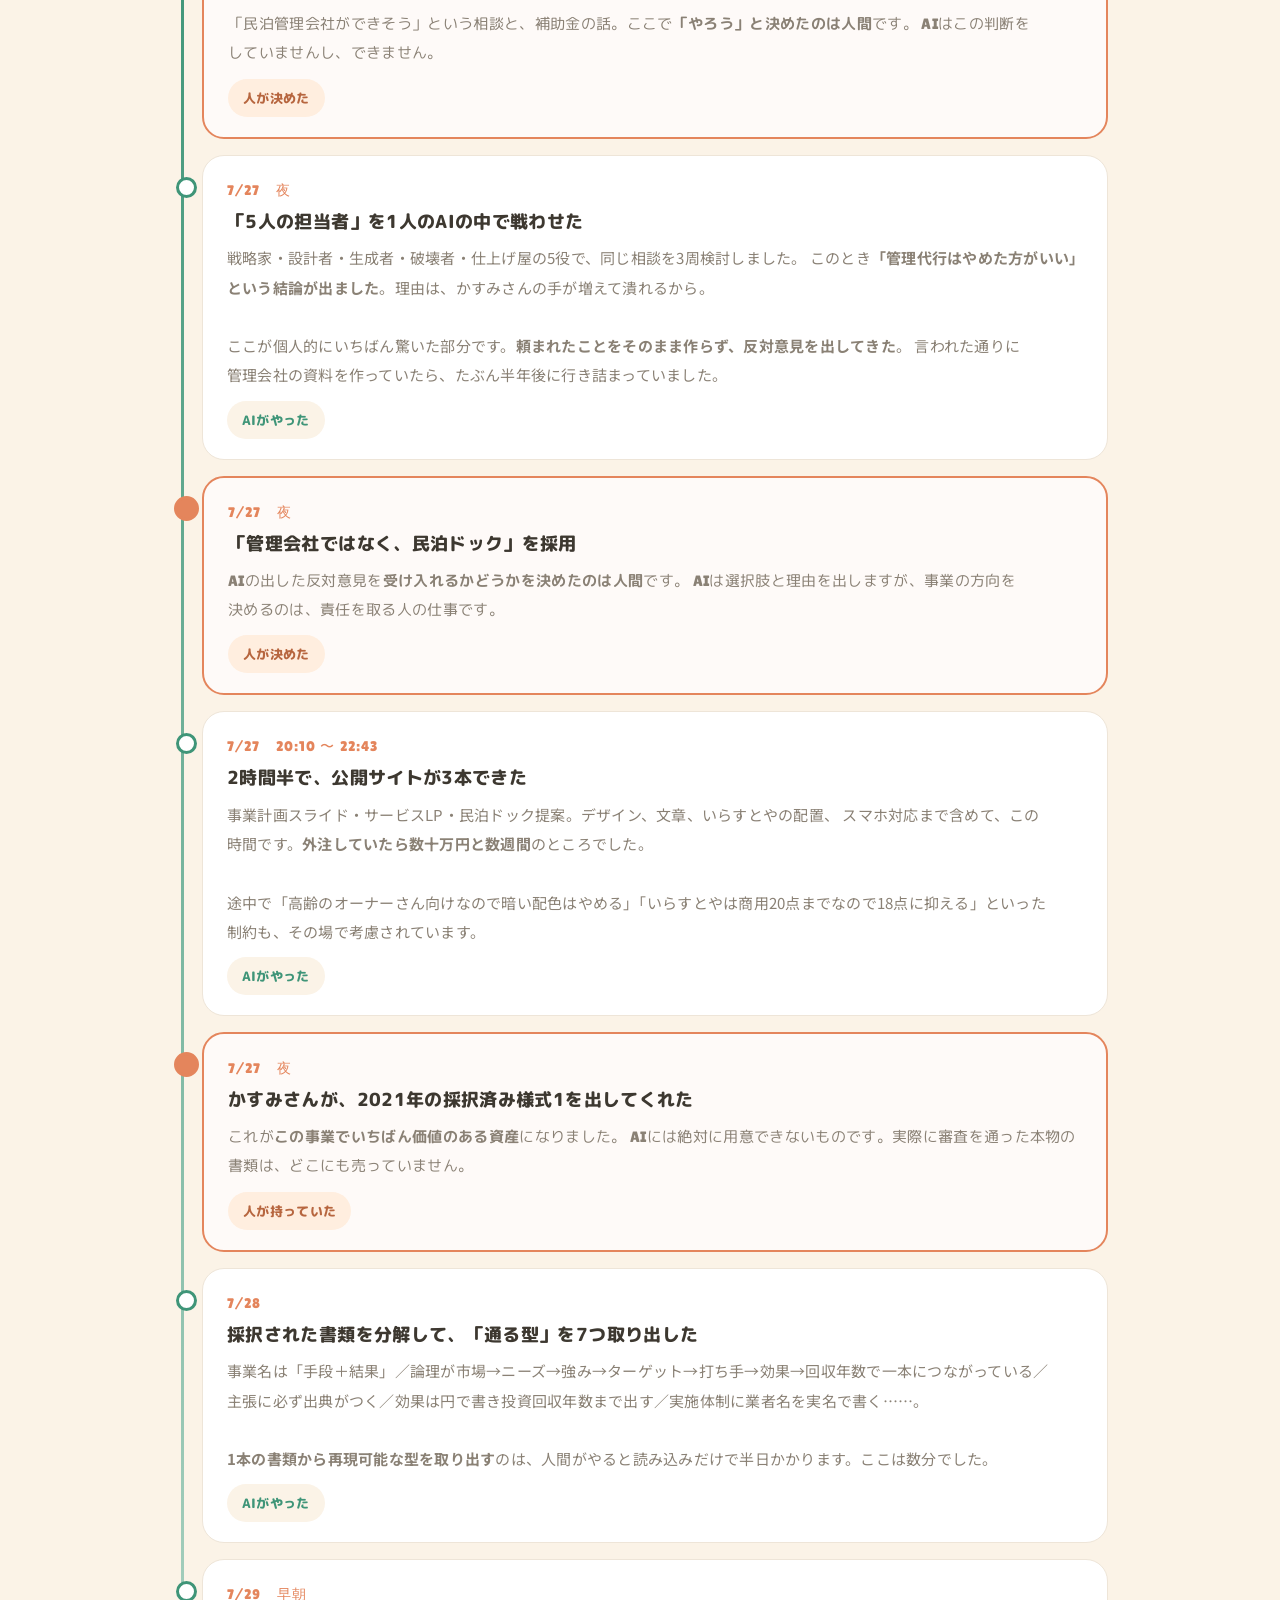
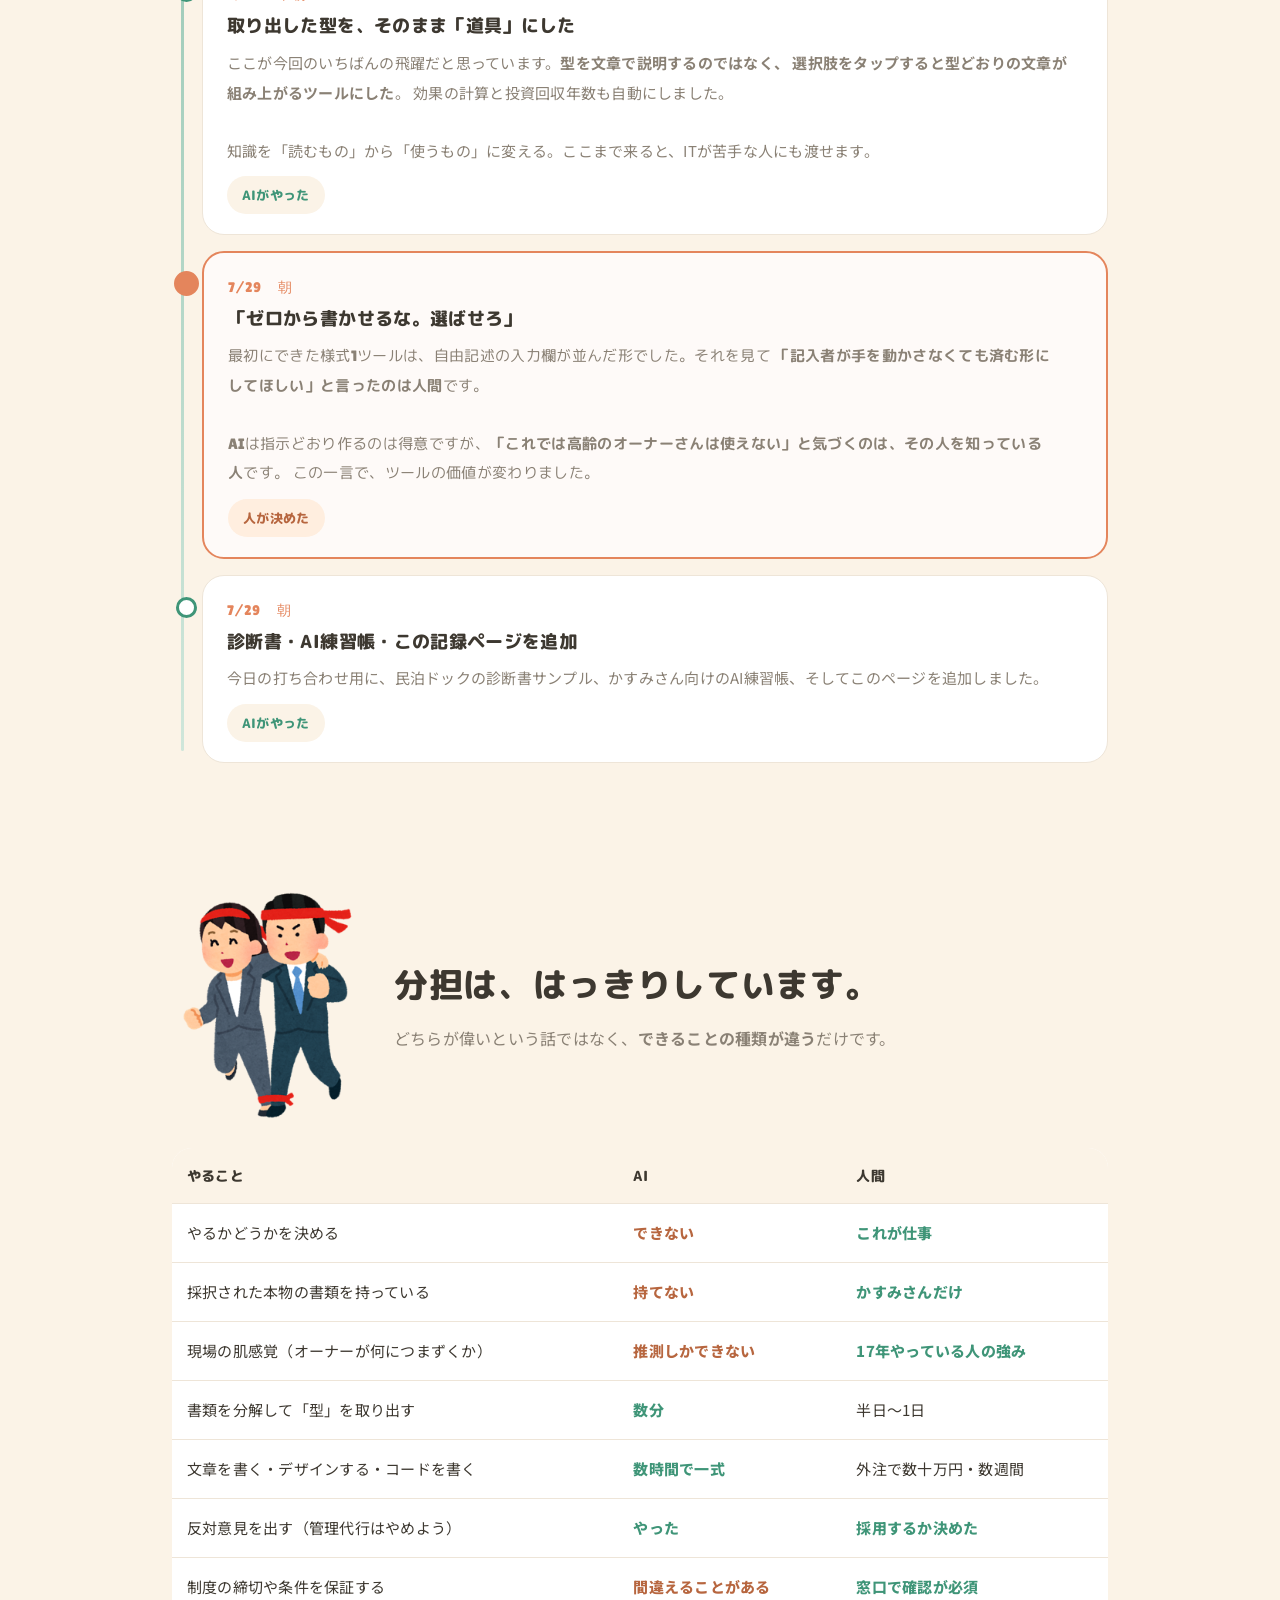
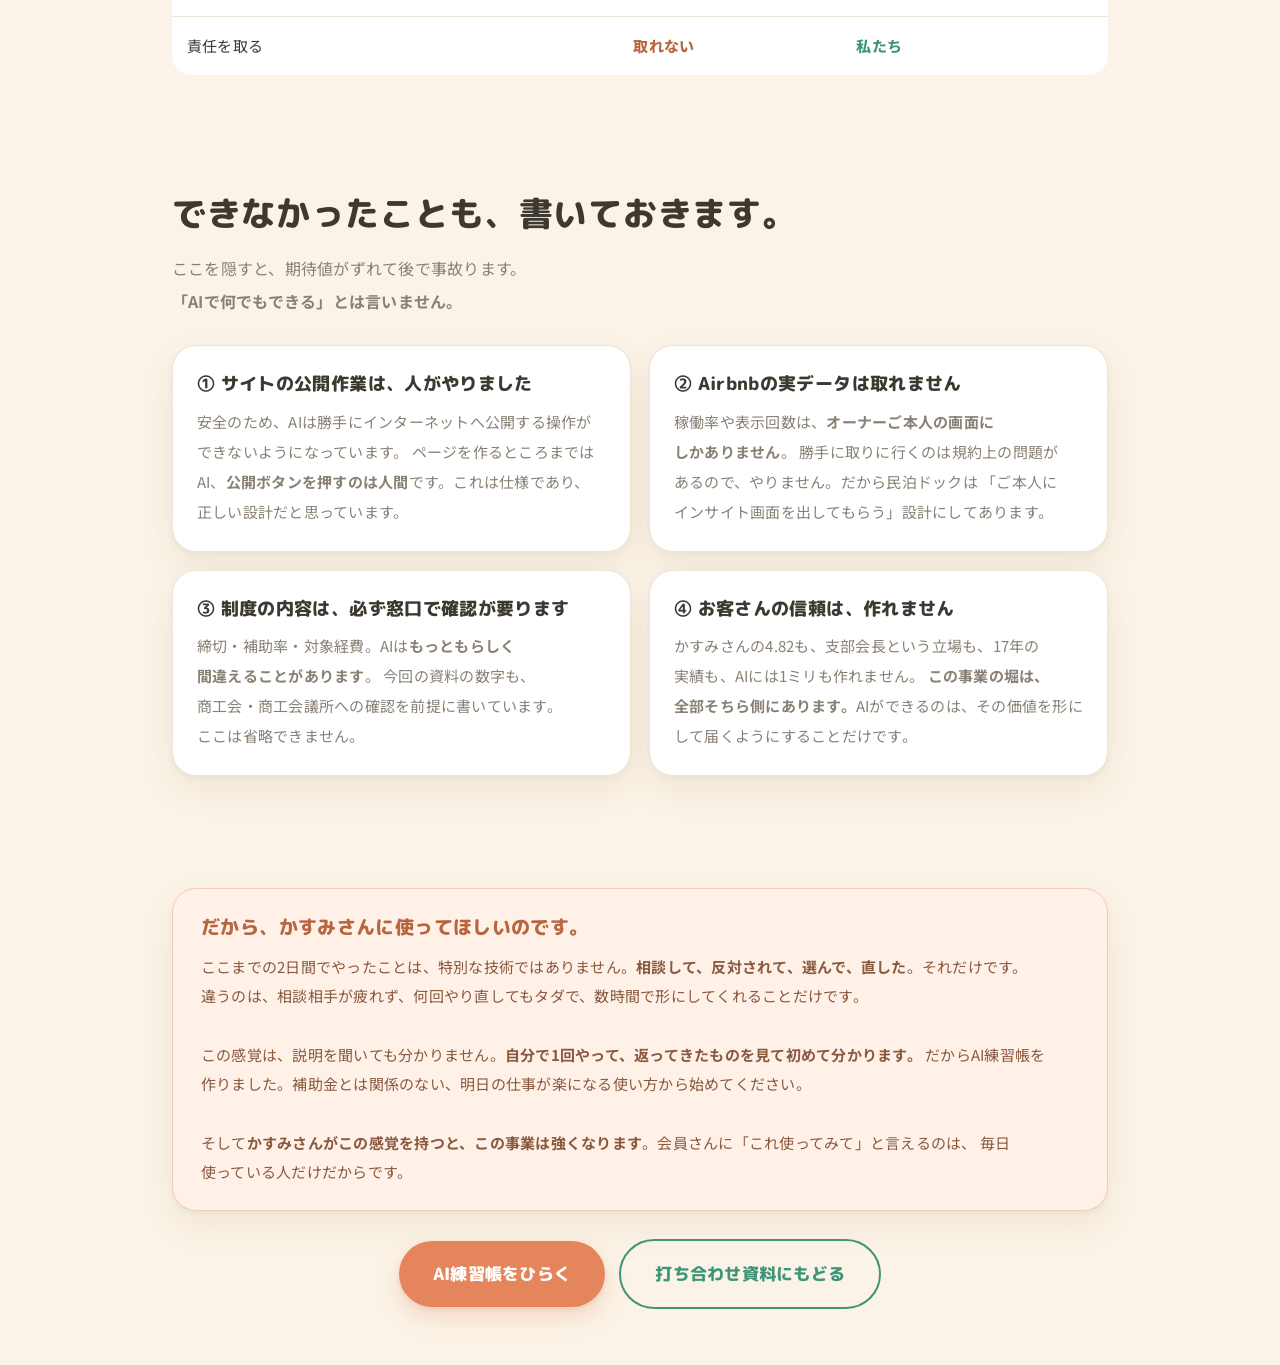
<file: making.html>
<!doctype html>
<html lang="ja">
<head>
<meta name="robots" content="noindex,nofollow">
<meta charset="utf-8">
<meta name="viewport" content="width=device-width,initial-scale=1">
<meta name="color-scheme" content="light">
<title>これができるまで｜じぶんで補助金</title>
<link rel="preconnect" href="https://fonts.googleapis.com">
<link rel="preconnect" href="https://fonts.gstatic.com" crossorigin>
<link href="https://fonts.googleapis.com/css2?family=Lilita+One&family=M+PLUS+Rounded+1c:wght@400;800&family=Noto+Sans+JP:wght@400;500;700&display=swap" rel="stylesheet">
<link rel="stylesheet" href="style.css">
<link rel="stylesheet" href="soft.css">
<style>
.top{background:#fff;border-bottom:1px solid var(--line);padding:36px 0 32px}
.top h1{font-size:clamp(25px,4.2vw,44px);line-height:1.42;margin:12px 0 16px}
.top p{color:var(--sub);font-size:16.5px;max-width:60ch}
.sec{padding:56px 0}
.sec.cream{background:var(--cream)}
h2.t{font-size:clamp(22px,3.4vw,34px);margin-bottom:12px}
.lead{color:var(--sub);font-size:16px;margin-bottom:28px;max-width:62ch}
.card{background:#fff;border:1px solid var(--line);border-radius:24px;padding:24px}
.card h3{font-size:17.5px;margin-bottom:9px}
.card p{font-size:15px;color:var(--sub)}
.grid2{display:grid;gap:18px;grid-template-columns:1fr 1fr}
.grid4{display:grid;gap:16px;grid-template-columns:repeat(4,1fr)}
.kpi{font-family:"Lilita One",sans-serif;font-size:clamp(34px,5.2vw,56px);color:var(--accent);line-height:1}
.kpi small{font-family:"M PLUS Rounded 1c",sans-serif;font-size:15px;font-weight:800;margin-left:4px}

/* ---- 年表 ---- */
.tl{position:relative;padding-left:30px}
.tl::before{content:"";position:absolute;left:9px;top:12px;bottom:12px;width:3px;
  background:linear-gradient(180deg,var(--accent),#CFE6DA);border-radius:99px}
.ev{position:relative;margin-bottom:16px}
.ev::before{content:"";position:absolute;left:-26px;top:22px;width:15px;height:15px;
  border-radius:50%;background:#fff;border:3px solid var(--accent)}
.ev.big::before{background:var(--accent-2);border-color:var(--accent-2);width:19px;height:19px;left:-28px;top:20px}
.ev .box{background:#fff;border:1px solid var(--line);border-radius:22px;padding:20px 24px}
.ev.big .box{border-color:var(--accent-2);border-width:2px;background:color-mix(in srgb,var(--accent-2) 4%,#fff)}
.ev .tm{font-family:"Lilita One",sans-serif;color:var(--accent-2);font-size:14px;letter-spacing:.08em}
.ev h3{font-size:18px;margin:4px 0 8px;line-height:1.55}
.ev p{font-size:15px;color:var(--sub);line-height:1.95}
.ev .who{margin-top:11px;display:inline-block;background:var(--cream);border-radius:99px;
  padding:6px 15px;font-size:13px;font-family:"M PLUS Rounded 1c",sans-serif;font-weight:800;color:var(--accent)}
.ev .who.h{background:#FFEEDF;color:#B7663F}
.line-q{background:#fff;border-left:6px solid #06C755;border-radius:0 20px 20px 0;
  padding:18px 24px;margin-bottom:11px;font-size:16px;line-height:2;
  box-shadow:var(--soft-shadow)}
table{border-collapse:collapse;width:100%;font-size:15px;min-width:520px;background:#fff;
  border-radius:20px;overflow:hidden}
th,td{padding:14px 15px;border-bottom:1px solid var(--line);text-align:left;vertical-align:top}
th{background:var(--cream);font-family:"M PLUS Rounded 1c",sans-serif;font-weight:800;font-size:13.5px}
tr:last-child td{border-bottom:none}
.ok{color:var(--accent);font-weight:800}
.ng{color:#B7663F;font-weight:800}
.warn{background:#FFF0E8;border:1px solid #F0CDB8;border-radius:24px;padding:24px 28px}
.warn h3{color:#B7663F;font-size:19px;margin-bottom:10px}
.warn p{color:#8A5A3E;font-size:15px;line-height:1.95}
@media(max-width:860px){.grid2,.grid4{grid-template-columns:1fr}}
</style>
</head>
<body>

<div class="top">
  <div class="wrap">
    <div class="ill-row">
      <div>
        <div class="eyebrow">MAKING ／ じぶんで補助金</div>
        <h1>これが、2日でできました。</h1>
        <p>7月27日の1本のLINEから、今日の資料一式までの記録です。<br>
        <b>何をAIがやって、何を人間が決めたのか</b>を、盛らずに並べます。<br>
        ここを知っておくと、これから会員さんに説明する時に、そのまま使えます。</p>
      </div>
      <img class="ill ill-l" src="img/monitor_blank_sagyouin_man.png" alt="">
    </div>
  </div>
</div>

<div class="sec">
  <div class="wrap">
    <h2 class="t">はじまりは、この3行でした。</h2>
    <p class="lead">2026年7月27日、かすみさんからのLINE。</p>
    <div class="line-q">私と佑樹君のキャリアを使って、民泊管理会社出来そう</div>
    <div class="line-q">民泊は増えすぎて、どうやったらゲストが入るか、検証して。ゲストが入る民泊物件に提案して行くとか</div>
    <div class="line-q">AIがついていればなんでも出来そうだね</div>
    <p class="lead" style="margin-top:24px">
      ここから48時間で、公開できるサイト・事業計画・診断ツール・申請支援ツールまで来ました。
      <b>使ったお金は0円</b>です（ホスティングもドメインも無料の範囲）。</p>
  </div>
</div>

<div class="sec cream">
  <div class="wrap">
    <h2 class="t">48時間で、こうなりました。</h2>
    <div class="grid4">
      <div class="card" style="text-align:center"><div class="kpi">2<small>日</small></div><h3 style="margin-top:10px">経過時間</h3><p>7/27の電話から今日まで。</p></div>
      <div class="card" style="text-align:center"><div class="kpi">9<small>本</small></div><h3 style="margin-top:10px">できたページ</h3><p>LP・スライド・診断書・ツール類。</p></div>
      <div class="card" style="text-align:center"><div class="kpi">17<small>万字</small></div><h3 style="margin-top:10px">書いた量</h3><p>文章とコードの合計。</p></div>
      <div class="card" style="text-align:center"><div class="kpi">0<small>円</small></div><h3 style="margin-top:10px">かかった費用</h3><p>外注も、ツール代も、なし。</p></div>
    </div>
  </div>
</div>

<div class="sec">
  <div class="wrap">
    <h2 class="t">何が起きたか、順番に。</h2>
    <p class="lead">オレンジの丸が、<b>人間が決めた瞬間</b>です。そこ以外はAIが動いています。</p>

    <div class="tl">
      <div class="ev big">
        <div class="box"><div class="tm">7/27　夕方</div>
          <h3>かすみさんからのLINE → 電話</h3>
          <p>「民泊管理会社ができそう」という相談と、補助金の話。ここで<b>「やろう」と決めたのは人間</b>です。
          AIはこの判断をしていませんし、できません。</p>
          <span class="who h">人が決めた</span></div>
      </div>

      <div class="ev">
        <div class="box"><div class="tm">7/27　夜</div>
          <h3>「5人の担当者」を1人のAIの中で戦わせた</h3>
          <p>戦略家・設計者・生成者・破壊者・仕上げ屋の5役で、同じ相談を3周検討しました。
          このとき<b>「管理代行はやめた方がいい」という結論が出ました</b>。理由は、かすみさんの手が増えて潰れるから。<br><br>
          ここが個人的にいちばん驚いた部分です。<b>頼まれたことをそのまま作らず、反対意見を出してきた</b>。
          言われた通りに管理会社の資料を作っていたら、たぶん半年後に行き詰まっていました。</p>
          <span class="who">AIがやった</span></div>
      </div>

      <div class="ev big">
        <div class="box"><div class="tm">7/27　夜</div>
          <h3>「管理会社ではなく、民泊ドック」を採用</h3>
          <p>AIの出した反対意見を<b>受け入れるかどうかを決めたのは人間</b>です。
          AIは選択肢と理由を出しますが、事業の方向を決めるのは、責任を取る人の仕事です。</p>
          <span class="who h">人が決めた</span></div>
      </div>

      <div class="ev">
        <div class="box"><div class="tm">7/27　20:10 〜 22:43</div>
          <h3>2時間半で、公開サイトが3本できた</h3>
          <p>事業計画スライド・サービスLP・民泊ドック提案。デザイン、文章、いらすとやの配置、
          スマホ対応まで含めて、この時間です。<b>外注していたら数十万円と数週間</b>のところでした。<br><br>
          途中で「高齢のオーナーさん向けなので暗い配色はやめる」「いらすとやは商用20点までなので18点に抑える」といった
          制約も、その場で考慮されています。</p>
          <span class="who">AIがやった</span></div>
      </div>

      <div class="ev big">
        <div class="box"><div class="tm">7/27　夜</div>
          <h3>かすみさんが、2021年の採択済み様式1を出してくれた</h3>
          <p>これが<b>この事業でいちばん価値のある資産</b>になりました。
          AIには絶対に用意できないものです。実際に審査を通った本物の書類は、どこにも売っていません。</p>
          <span class="who h">人が持っていた</span></div>
      </div>

      <div class="ev">
        <div class="box"><div class="tm">7/28</div>
          <h3>採択された書類を分解して、「通る型」を7つ取り出した</h3>
          <p>事業名は「手段＋結果」／論理が市場→ニーズ→強み→ターゲット→打ち手→効果→回収年数で一本につながっている／
          主張に必ず出典がつく／効果は円で書き投資回収年数まで出す／実施体制に業者名を実名で書く……。<br><br>
          <b>1本の書類から再現可能な型を取り出す</b>のは、人間がやると読み込みだけで半日かかります。ここは数分でした。</p>
          <span class="who">AIがやった</span></div>
      </div>

      <div class="ev">
        <div class="box"><div class="tm">7/29　早朝</div>
          <h3>取り出した型を、そのまま「道具」にした</h3>
          <p>ここが今回のいちばんの飛躍だと思っています。<b>型を文章で説明するのではなく、
          選択肢をタップすると型どおりの文章が組み上がるツールにした</b>。
          効果の計算と投資回収年数も自動にしました。<br><br>
          知識を「読むもの」から「使うもの」に変える。ここまで来ると、ITが苦手な人にも渡せます。</p>
          <span class="who">AIがやった</span></div>
      </div>

      <div class="ev big">
        <div class="box"><div class="tm">7/29　朝</div>
          <h3>「ゼロから書かせるな。選ばせろ」</h3>
          <p>最初にできた様式1ツールは、自由記述の入力欄が並んだ形でした。それを見て
          <b>「記入者が手を動かさなくても済む形にしてほしい」と言ったのは人間</b>です。<br><br>
          AIは指示どおり作るのは得意ですが、<b>「これでは高齢のオーナーさんは使えない」と気づくのは、その人を知っている人</b>です。
          この一言で、ツールの価値が変わりました。</p>
          <span class="who h">人が決めた</span></div>
      </div>

      <div class="ev">
        <div class="box"><div class="tm">7/29　朝</div>
          <h3>診断書・AI練習帳・この記録ページを追加</h3>
          <p>今日の打ち合わせ用に、民泊ドックの診断書サンプル、かすみさん向けのAI練習帳、そしてこのページを追加しました。</p>
          <span class="who">AIがやった</span></div>
      </div>
    </div>
  </div>
</div>

<div class="sec cream">
  <div class="wrap">
    <div class="ill-row" style="margin-bottom:26px">
      <img class="ill ill-m" src="img/nininsankyaku_business.png" alt="">
      <div>
        <h2 class="t">分担は、はっきりしています。</h2>
        <p class="lead" style="margin-bottom:0">どちらが偉いという話ではなく、<b>できることの種類が違う</b>だけです。</p>
      </div>
    </div>
    <div class="scroll-x">
    <table>
      <tr><th>やること</th><th>AI</th><th>人間</th></tr>
      <tr><td>やるかどうかを決める</td><td class="ng">できない</td><td class="ok">これが仕事</td></tr>
      <tr><td>採択された本物の書類を持っている</td><td class="ng">持てない</td><td class="ok">かすみさんだけ</td></tr>
      <tr><td>現場の肌感覚（オーナーが何につまずくか）</td><td class="ng">推測しかできない</td><td class="ok">17年やっている人の強み</td></tr>
      <tr><td>書類を分解して「型」を取り出す</td><td class="ok">数分</td><td>半日〜1日</td></tr>
      <tr><td>文章を書く・デザインする・コードを書く</td><td class="ok">数時間で一式</td><td>外注で数十万円・数週間</td></tr>
      <tr><td>反対意見を出す（管理代行はやめよう）</td><td class="ok">やった</td><td class="ok">採用するか決めた</td></tr>
      <tr><td>制度の締切や条件を保証する</td><td class="ng">間違えることがある</td><td class="ok">窓口で確認が必須</td></tr>
      <tr><td>責任を取る</td><td class="ng">取れない</td><td class="ok">私たち</td></tr>
    </table>
    </div>
  </div>
</div>

<div class="sec">
  <div class="wrap">
    <h2 class="t">できなかったことも、書いておきます。</h2>
    <p class="lead">ここを隠すと、期待値がずれて後で事故ります。<b>「AIで何でもできる」とは言いません。</b></p>
    <div class="grid2">
      <div class="card"><h3>① サイトの公開作業は、人がやりました</h3>
        <p>安全のため、AIは勝手にインターネットへ公開する操作ができないようになっています。
        ページを作るところまではAI、<b>公開ボタンを押すのは人間</b>です。これは仕様であり、正しい設計だと思っています。</p></div>
      <div class="card"><h3>② Airbnbの実データは取れません</h3>
        <p>稼働率や表示回数は、<b>オーナーご本人の画面にしかありません</b>。
        勝手に取りに行くのは規約上の問題があるので、やりません。だから民泊ドックは
        「ご本人にインサイト画面を出してもらう」設計にしてあります。</p></div>
      <div class="card"><h3>③ 制度の内容は、必ず窓口で確認が要ります</h3>
        <p>締切・補助率・対象経費。AIは<b>もっともらしく間違えることがあります</b>。
        今回の資料の数字も、商工会・商工会議所への確認を前提に書いています。ここは省略できません。</p></div>
      <div class="card"><h3>④ お客さんの信頼は、作れません</h3>
        <p>かすみさんの4.82も、支部会長という立場も、17年の実績も、AIには1ミリも作れません。
        <b>この事業の堀は、全部そちら側にあります。</b>AIができるのは、その価値を形にして届くようにすることだけです。</p></div>
    </div>
  </div>
</div>

<div class="sec cream">
  <div class="wrap">
    <div class="warn">
      <h3>だから、かすみさんに使ってほしいのです。</h3>
      <p>ここまでの2日間でやったことは、特別な技術ではありません。<b>相談して、反対されて、選んで、直した</b>。それだけです。
      違うのは、相談相手が疲れず、何回やり直してもタダで、数時間で形にしてくれることだけです。<br><br>
      この感覚は、説明を聞いても分かりません。<b>自分で1回やって、返ってきたものを見て初めて分かります。</b>
      だからAI練習帳を作りました。補助金とは関係のない、明日の仕事が楽になる使い方から始めてください。<br><br>
      そして<b>かすみさんがこの感覚を持つと、この事業は強くなります</b>。会員さんに「これ使ってみて」と言えるのは、
      毎日使っている人だけだからです。</p>
    </div>
    <p style="text-align:center;margin-top:28px">
      <a class="btn" href="ai-start.html">AI練習帳をひらく</a>
      <a class="btn ghost" href="followup.html" style="margin-left:10px">打ち合わせ資料にもどる</a></p>
  </div>
</div>

</body>
</html>
</file>
<file: style.css>
/* ===== 共通スタイル : 民泊補助金伴走サービス ===== */
:root{
  color-scheme:light only;   /* ブラウザの強制ダークを無効化 */
  --accent:#0E7C5C;      /* 阿蘇の緑＝補助金・信頼 */
  --accent-d:#0A5C45;
  --accent-2:#E0632F;    /* 火の国の朱＝行動・強調 */
  --gold:#FFD9A0;
  --ink:#1B2E28;
  --sub:#5E7169;
  --line:#E6EAE4;
  --bg:#FFFFFF;
  --card:#FFFFFF;
  --ease-out:cubic-bezier(.22,1,.36,1);
  --spring:cubic-bezier(.34,1.56,.64,1);
}
*{box-sizing:border-box;margin:0;padding:0}
body{
  background:var(--bg);color:var(--ink);
  font-family:"Noto Sans JP",-apple-system,BlinkMacSystemFont,"Hiragino Sans","Hiragino Kaku Gothic ProN",Meiryo,sans-serif;
  line-height:1.9;-webkit-font-smoothing:antialiased;
}
/* 日本語の改行崩れ対策（全要素に効かせる） */
body,p,li,td,th,div,span,b,small,summary,button,a,h1,h2,h3,h4,dt,dd{
  word-break:auto-phrase;line-break:strict;overflow-wrap:anywhere;
}
h1,h2,h3,h4,.btn,.chip,.pill,.tag,.eyebrow,.kicker,.lead,.note,.badge{text-wrap:balance}
p,li{text-wrap:pretty}
h1,h2,h3,h4{
  font-family:"M PLUS Rounded 1c","Hiragino Maru Gothic ProN",sans-serif;
  font-weight:800;line-height:1.4;letter-spacing:.01em;
}
.num,.big{font-family:"Lilita One","M PLUS Rounded 1c",sans-serif;font-variant-numeric:tabular-nums;letter-spacing:.02em}
a{color:inherit}
.wrap{max-width:980px;margin:0 auto;padding:0 22px}
.eyebrow{letter-spacing:.16em;font-size:11px;font-weight:800;color:var(--accent);
  font-family:"M PLUS Rounded 1c",sans-serif}
.u{background:linear-gradient(transparent 62%,var(--gold) 62%);padding:0 3px}
.scroll-x{overflow-x:auto}
.btn{
  display:inline-block;background:var(--accent-2);color:#fff;text-decoration:none;
  font-family:"M PLUS Rounded 1c",sans-serif;font-weight:800;
  padding:16px 34px;border-radius:999px;border:none;cursor:pointer;font-size:17px;
  box-shadow:0 2px 6px rgba(20,60,60,.12),0 10px 24px rgba(224,99,47,.24);
  transition:transform .12s var(--spring),box-shadow .12s ease;
}
.btn:hover{transform:translateY(-2px);box-shadow:0 14px 30px rgba(224,99,47,.32)}
.btn:active{transform:translateY(0) scale(.98)}
.btn.ghost{background:transparent;color:var(--accent);border:2px solid var(--accent);box-shadow:none}
:focus-visible{outline:2px solid var(--accent-2);outline-offset:3px}
.reveal{animation:rv linear both;animation-timeline:view();animation-range:entry 8% cover 32%}
@keyframes rv{from{opacity:0;transform:translateY(22px)}to{opacity:1;transform:none}}
@supports not (animation-timeline:view()){.reveal{animation:none;opacity:1;transform:none}}
@media(prefers-reduced-motion:reduce){*{animation:none!important;transition:none!important}}
</file>
<file: soft.css>
/* ===== やさしいレイヤー : style.css の後に読む ===== */
/* 白×緑のはっきりした配色を、クリーム×やわらかい緑に置き換える。
   対象は followup / dock-report / form1 の3ページのみ。 */
:root{
  --accent:#3F9578;        /* 阿蘇の緑を少し淡く、温かく */
  --accent-d:#2E7259;
  --accent-2:#E4855C;      /* 朱をやわらげて、あんずの色に */
  --gold:#FFE7BE;
  --ink:#3D3830;           /* 真っ黒にしない（目がやさしい） */
  --sub:#8A8175;
  --line:#EEE5D8;          /* 罫線もクリーム寄り */
  --bg:#FDF8F1;
  --card:#FFFFFF;
  --cream:#FBF3E7;
  --soft-shadow:0 2px 4px rgba(120,95,60,.05), 0 14px 34px rgba(120,95,60,.09);
}
body{
  background:var(--bg);
  font-size:16.5px;
  line-height:2.0;              /* 行間をゆったり（高齢のオーナーさん向け） */
  letter-spacing:.015em;
}
h1,h2,h3,h4{letter-spacing:.02em;line-height:1.55}

/* 角をまるく、影をやわらかく、線を薄く */
.card,.panel,.sheet,.item,.fix,.q,.tips,.calc,.done,.cal .b,.funnel div,
ul.hw li,.warn,.disc,.legal,a.proto,#doc,input,textarea,.total,.bridge{
  box-shadow:var(--soft-shadow);
}
.card,.panel,.item,.fix,.q,.tips,a.proto{border-radius:24px}
.sheet{border-radius:30px}
.calc,.total,.bridge,.disc,.legal,.warn,#doc{border-radius:20px}
.cal .b,.funnel div,ul.hw li,.done{border-radius:18px}
.cal .b,.done{border-radius:0 18px 18px 0}
input,textarea{border-radius:14px;border-color:#E4DACB;background:#FFFDFA}
.btn{box-shadow:0 2px 5px rgba(140,90,60,.10),0 10px 22px rgba(228,133,92,.26)}

/* 面の塗りをクリームに寄せる */
.sec:nth-of-type(even),.tint{background:var(--cream)!important}
.calc,.total,.item .why,.tag{background:var(--cream)}
th{background:var(--cream)}

/* 見出しまわりの余白を広げて、詰まった感じを消す */
h2.t{margin-bottom:14px}
.lead{line-height:2.05}
.sec{padding:62px 0}

/* いらすとや：やさしさの主役 */
.ill-row{display:flex;align-items:center;gap:26px;flex-wrap:wrap}
.ill-row>div{flex:1 1 300px;min-width:0}
img.ill{display:block;max-width:100%;height:auto}
.ill-s{width:clamp(78px,11vw,124px)}
.ill-m{width:clamp(120px,17vw,196px)}
.ill-l{width:clamp(150px,22vw,250px)}
.ill-c{margin:0 auto}

/* スコアバーもまるく */
.bar{height:12px;border-radius:99px}
.bar i{border-radius:99px}

/* 診断書のスコア色をやわらかく */
.item.low .sc,.item.low .bar i{color:#DE8A5E}
.item.low .bar i{background:#E8A177}

@media(max-width:820px){
  body{font-size:16px}
  .sec{padding:50px 0}
}
</file>
